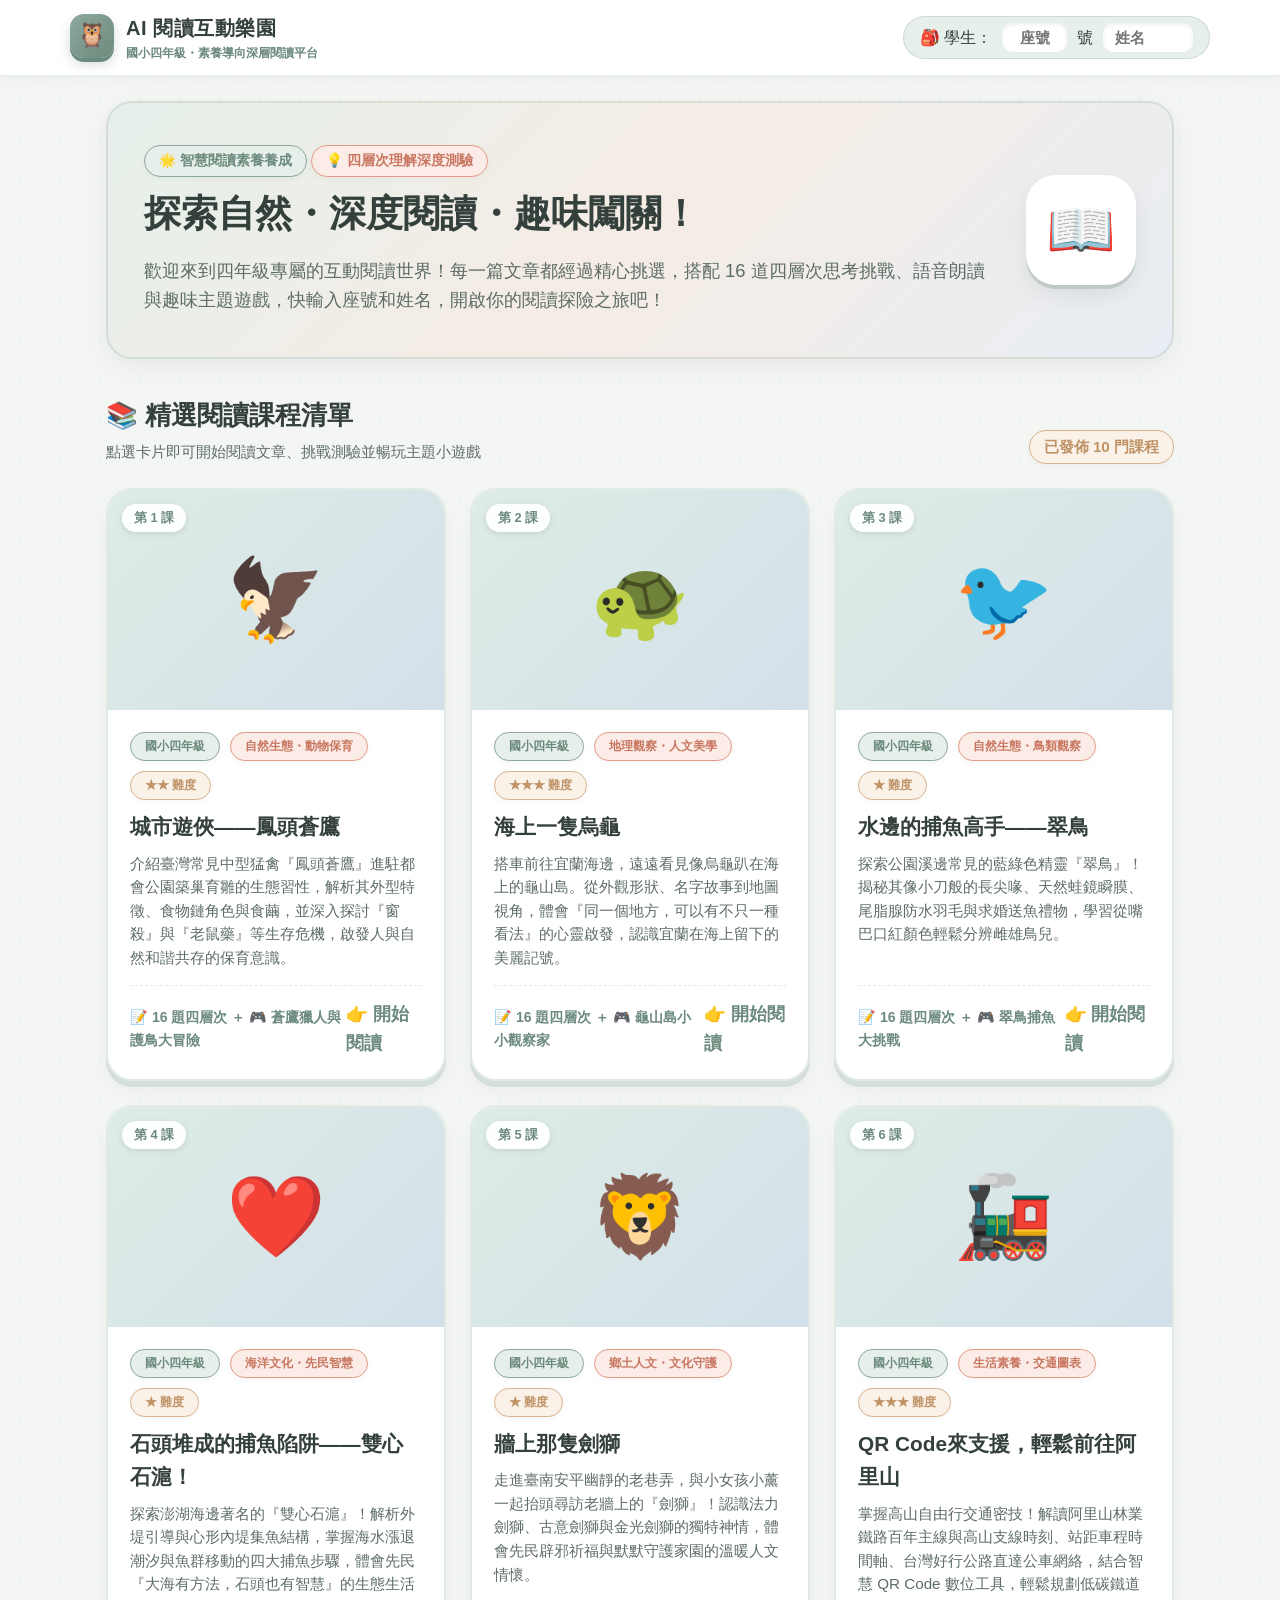
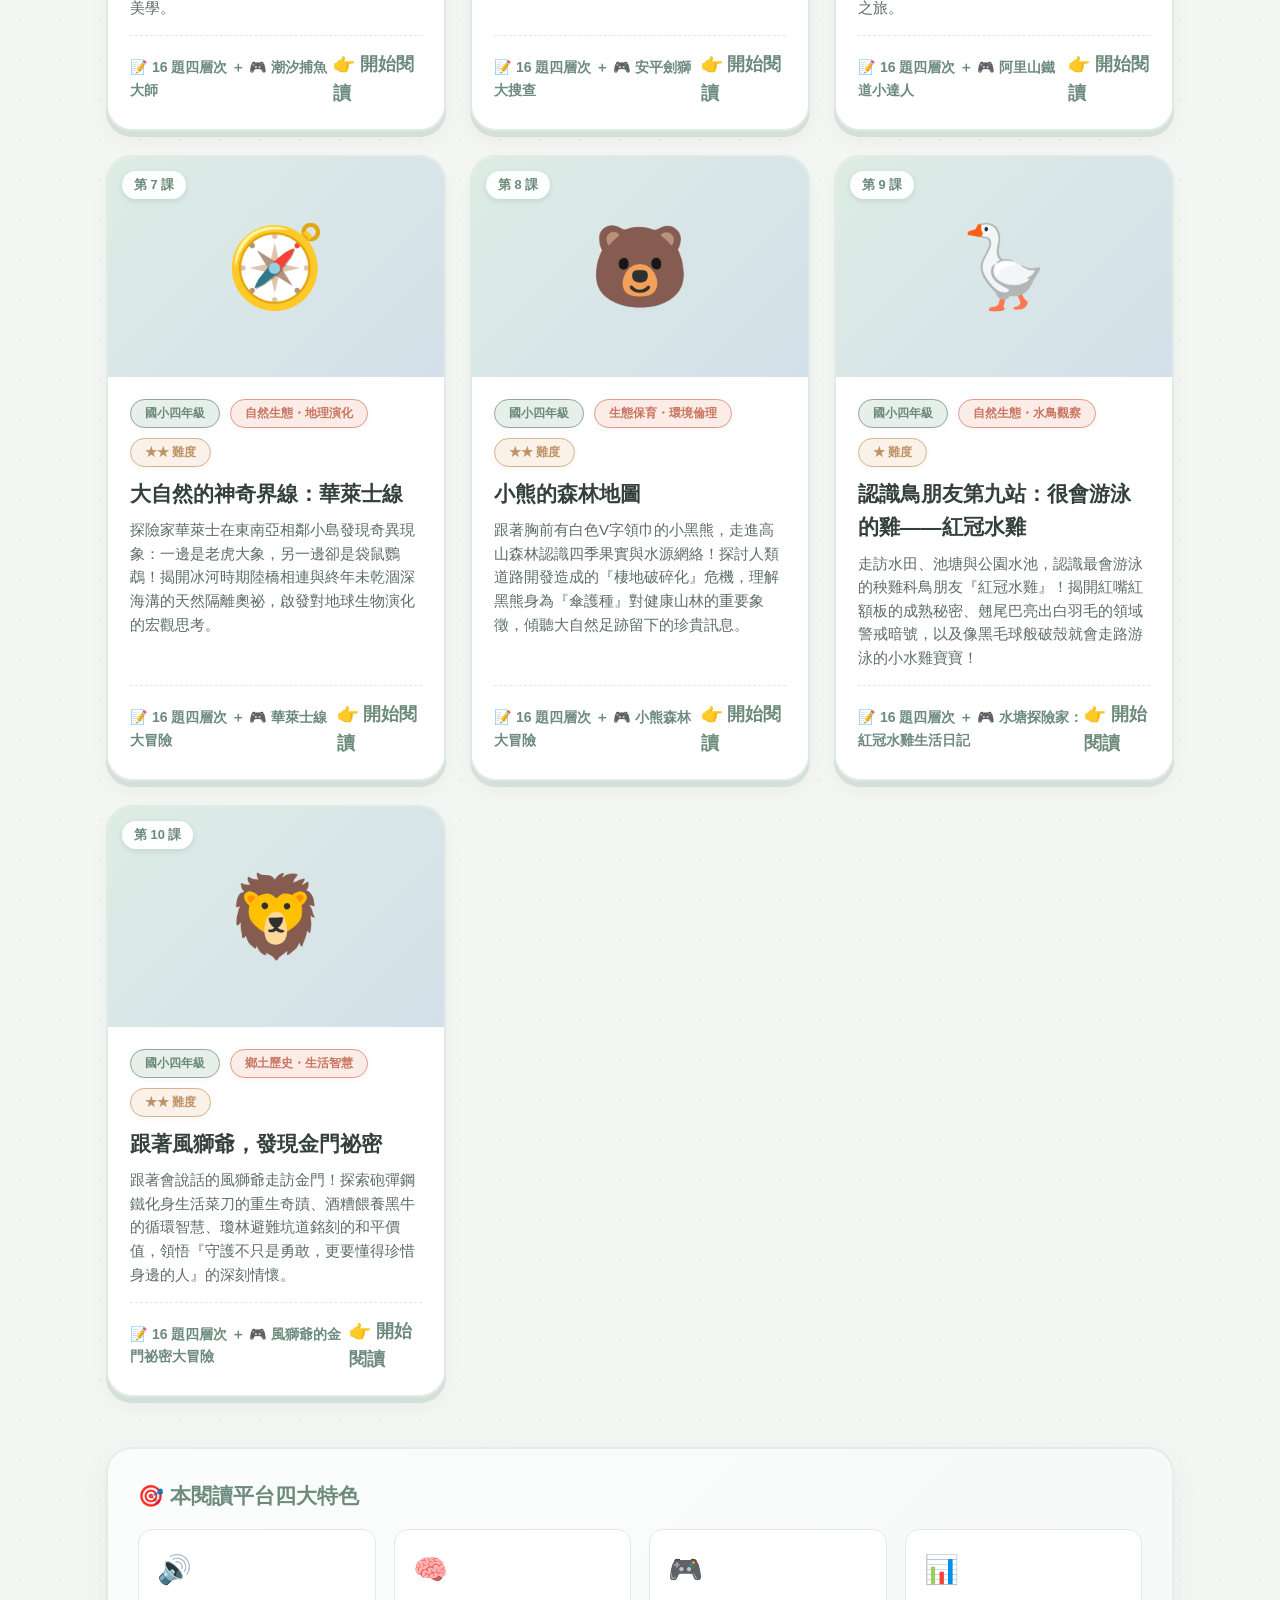
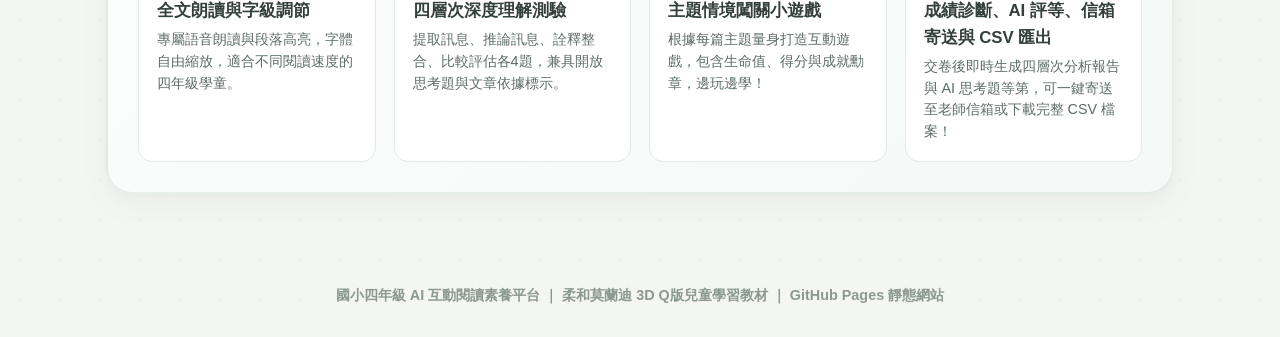
<file: index.htm>
<!DOCTYPE html>
<html lang="zh-TW">
<head>
  <meta charset="UTF-8">
  <meta name="viewport" content="width=device-width, initial-scale=1.0">
  <title>國小四年級 AI 互動閱讀素養樂園 - 課程首頁</title>
  <link rel="stylesheet" href="style.css">
</head>
<body>

  <!-- 頂部導覽列 -->
  <header class="top-nav">
    <div class="nav-container">
      <a href="index.htm" class="logo-area">
        <div class="logo-icon-3d">🦉</div>
        <div>
          <div class="logo-title">AI 閱讀互動樂園</div>
          <div class="logo-subtitle">國小四年級・素養導向深層閱讀平台</div>
        </div>
      </a>

      <!-- 學生身分輸入列 -->
      <div class="student-bar">
        <span>🎒 學生：</span>
        <input type="text" class="student-input student-seat-input seat" placeholder="座號" maxlength="4">
        <span>號</span>
        <input type="text" class="student-input student-name-input" placeholder="姓名" maxlength="10">
      </div>
    </div>
  </header>

  <main class="main-wrapper">

    <!-- 歡迎大橫幅 (Hero Banner) -->
    <section class="hero-banner">
      <div class="hero-text">
        <div style="display:inline-block; margin-bottom: 8px;">
          <span class="tag-badge tag-sage">🌟 智慧閱讀素養養成</span>
          <span class="tag-badge tag-coral">💡 四層次理解深度測驗</span>
        </div>
        <h1>探索自然・深度閱讀・趣味闖關！</h1>
        <p>
          歡迎來到四年級專屬的互動閱讀世界！每一篇文章都經過精心挑選，搭配 16 道四層次思考挑戰、語音朗讀與趣味主題遊戲，快輸入座號和姓名，開啟你的閱讀探險之旅吧！
        </p>
      </div>
      <div class="hero-avatar-3d">
        📖
      </div>
    </section>

    <!-- 課程清單區 -->
    <section>
      <div style="display: flex; justify-content: space-between; align-items: flex-end; margin-bottom: 24px;">
        <div>
          <h2 style="font-size: 1.6rem; font-weight: 900; color: var(--text-primary); margin-bottom: 4px;">
            📚 精選閱讀課程清單
          </h2>
          <p style="color: var(--text-secondary); font-size: 0.95rem;">
            點選卡片即可開始閱讀文章、挑戰測驗並暢玩主題小遊戲
          </p>
        </div>
        <span class="tag-badge tag-clay" id="total-lessons-badge" style="font-size: 0.95rem;">
          已發佈 10 門課程
        </span>
      </div>

      <!-- 課程卡片網格 -->
      <div class="course-grid" id="course-cards-container">
        
        <!-- 課程 1：城市遊俠——鳳頭蒼鷹 (index2.html) -->
        <a href="index2.html" class="course-card-3d">
          <div class="course-card-img-placeholder">
            <span class="course-badge-floating">第 1 課・第90期</span>
            🦅
          </div>
          <div class="course-card-body">
            <div>
              <div class="meta-tags-row" style="margin-bottom: 10px;">
                <span class="tag-badge tag-sage" style="font-size:0.75rem;">國小四年級</span>
                <span class="tag-badge tag-coral" style="font-size:0.75rem;">自然生態</span>
                <span class="tag-badge tag-clay" style="font-size:0.75rem;">★★ 難度</span>
              </div>
              <h3 class="course-title">城市遊俠——鳳頭蒼鷹</h3>
              <p class="course-desc">
                認識生活在熱鬧都市的猛禽「鳳頭蒼鷹」！了解牠的外表特徵、捕食習慣與食繭，探討「窗殺」與老鼠藥的生態危機，學習友善對待自然動物。
              </p>
            </div>
            <div class="course-card-footer">
              <span>📝 16 題四層次題庫 ＋ 🎮 蒼鷹冒險小遊戲</span>
              <span style="font-size: 1.1rem;">👉 開始閱讀</span>
            </div>
          </div>
        </a>

        <!-- 課程 2：海上一隻烏龜 (index3.html) -->
        <a href="index3.html" class="course-card-3d">
          <div class="course-card-img-placeholder" style="background: linear-gradient(135deg, #DEECE5 0%, #E8EEF4 100%);">
            <span class="course-badge-floating">第 2 課・第89期</span>
            🐢
          </div>
          <div class="course-card-body">
            <div>
              <div class="meta-tags-row" style="margin-bottom: 10px;">
                <span class="tag-badge tag-sage" style="font-size:0.75rem;">國小四年級</span>
                <span class="tag-badge tag-coral" style="font-size:0.75rem;">地理觀察</span>
                <span class="tag-badge tag-clay" style="font-size:0.75rem;">★★★ 難度</span>
              </div>
              <h3 class="course-title">海上一隻烏龜</h3>
              <p class="course-desc">
                搭車前往宜蘭海邊，看見像烏龜趴在海上的龜山島。體會「同一個地方，可以有不只一種看法」的視角哲思，認識宜蘭在海上的美麗記號。
              </p>
            </div>
            <div class="course-card-footer">
              <span>📝 16 題四層次題庫 ＋ 🎮 龜山島觀察家</span>
              <span style="font-size: 1.1rem;">👉 開始閱讀</span>
            </div>
          </div>
        </a>

        <!-- 課程 3：水邊的捕魚高手——翠鳥 (index4.html) -->
        <a href="index4.html" class="course-card-3d">
          <div class="course-card-img-placeholder" style="background: linear-gradient(135deg, #D4EAE2 0%, #F5ECE5 100%);">
            <span class="course-badge-floating">第 3 課・第82期</span>
            🐦
          </div>
          <div class="course-card-body">
            <div>
              <div class="meta-tags-row" style="margin-bottom: 10px;">
                <span class="tag-badge tag-sage" style="font-size:0.75rem;">國小四年級</span>
                <span class="tag-badge tag-coral" style="font-size:0.75rem;">自然生態</span>
                <span class="tag-badge tag-clay" style="font-size:0.75rem;">★ 難度</span>
              </div>
              <h3 class="course-title">水邊的捕魚高手——翠鳥</h3>
              <p class="course-desc">
                認識生活在溪邊與公園水池的藍綠色精靈！探索翠鳥的抓魚特技、天然防水羽毛、神奇瞬膜蛙鏡，以及擦了口紅般的雌雄鳥分辨秘密！
              </p>
            </div>
            <div class="course-card-footer">
              <span>📝 16 題四層次題庫 ＋ 🎮 翠鳥捕魚大挑戰</span>
              <span style="font-size: 1.1rem;">👉 開始閱讀</span>
            </div>
          </div>
        </a>

        <!-- 課程 4：石頭堆成的捕魚陷阱——雙心石滬！ (index5.html) -->
        <a href="index5.html" class="course-card-3d">
          <div class="course-card-img-placeholder" style="background: linear-gradient(135deg, #EAE5D8 0%, #E3EFE8 100%);">
            <span class="course-badge-floating">第 4 課・第91期</span>
            ❤️
          </div>
          <div class="course-card-body">
            <div>
              <div class="meta-tags-row" style="margin-bottom: 10px;">
                <span class="tag-badge tag-sage" style="font-size:0.75rem;">國小四年級</span>
                <span class="tag-badge tag-coral" style="font-size:0.75rem;">海洋文化</span>
                <span class="tag-badge tag-clay" style="font-size:0.75rem;">★ 難度</span>
              </div>
              <h3 class="course-title">石頭堆成的捕魚陷阱——雙心石滬！</h3>
              <p class="course-desc">
                揭開澎湖先民不用漁網與漁船的神奇捕魚秘訣！探索外堤導流與心形內堤的構造，掌握漲潮退潮捕魚四步驟，體會人與大自然合作的智慧！
              </p>
            </div>
            <div class="course-card-footer">
              <span>📝 16 題四層次題庫 ＋ 🎮 潮汐捕魚大師</span>
              <span style="font-size: 1.1rem;">👉 開始閱讀</span>
            </div>
          </div>
        </a>

        <!-- 課程 5：牆上那隻劍獅 (index6.html) -->
        <a href="index6.html" class="course-card-3d">
          <div class="course-card-img-placeholder" style="background: linear-gradient(135deg, #EAD8D8 0%, #FAF2E9 100%);">
            <span class="course-badge-floating">第 5 課・第79期</span>
            🦁
          </div>
          <div class="course-card-body">
            <div>
              <div class="meta-tags-row" style="margin-bottom: 10px;">
                <span class="tag-badge tag-sage" style="font-size:0.75rem;">國小四年級</span>
                <span class="tag-badge tag-coral" style="font-size:0.75rem;">鄉土人文</span>
                <span class="tag-badge tag-clay" style="font-size:0.75rem;">★ 難度</span>
              </div>
              <h3 class="course-title">牆上那隻劍獅</h3>
              <p class="course-desc">
                漫步臺南安平的老街巷弄，尋找老磚牆上口咬寶劍的「劍獅」！認識法力、古意與金光劍獅的豐富神情，感受先民祈福平安、默默守護家園的溫暖人情。
              </p>
            </div>
            <div class="course-card-footer">
              <span>📝 16 題四層次題庫 ＋ 🎮 安平劍獅大搜查</span>
              <span style="font-size: 1.1rem;">👉 開始閱讀</span>
            </div>
          </div>
        </a>

        <!-- 課程 6：QR Code來支援，輕鬆前往阿里山 (index7.html) -->
        <a href="index7.html" class="course-card-3d">
          <div class="course-card-img-placeholder" style="background: linear-gradient(135deg, #DFEDE6 0%, #DDE8F0 100%);">
            <span class="course-badge-floating">第 6 課・第77期</span>
            🚂
          </div>
          <div class="course-card-body">
            <div>
              <div class="meta-tags-row" style="margin-bottom: 10px;">
                <span class="tag-badge tag-sage" style="font-size:0.75rem;">國小四年級</span>
                <span class="tag-badge tag-coral" style="font-size:0.75rem;">生活素養</span>
                <span class="tag-badge tag-clay" style="font-size:0.75rem;">★★★ 難度</span>
              </div>
              <h3 class="course-title">QR Code來支援，輕鬆前往阿里山</h3>
              <p class="course-desc">
                掌握高山自由行交通密技！閱讀百年阿里山林業鐵路與台灣好行公車路線圖表，搭配數位 QR Code 查詢即時時刻與網路訂票，規劃精彩低碳旅遊！
              </p>
            </div>
            <div class="course-card-footer">
              <span>📝 16 題四層次題庫 ＋ 🎮 阿里山鐵道小達人</span>
              <span style="font-size: 1.1rem;">👉 開始閱讀</span>
            </div>
          </div>
        </a>

        <!-- 課程 7：大自然的神奇界線：華萊士線 (index8.html) -->
        <a href="index8.html" class="course-card-3d">
          <div class="course-card-img-placeholder" style="background: linear-gradient(135deg, #CDE5D8 0%, #EBF0F8 100%);">
            <span class="course-badge-floating">第 7 課・第92期</span>
            🧭
          </div>
          <div class="course-card-body">
            <div>
              <div class="meta-tags-row" style="margin-bottom: 10px;">
                <span class="tag-badge tag-sage" style="font-size:0.75rem;">國小四年級</span>
                <span class="tag-badge tag-coral" style="font-size:0.75rem;">自然演化</span>
                <span class="tag-badge tag-clay" style="font-size:0.75rem;">★★ 難度</span>
              </div>
              <h3 class="course-title">大自然的神奇界線：華萊士線</h3>
              <p class="course-desc">
                相鄰小島居然住著截然不同的動物！左邊是亞洲老虎大象，右邊是澳洲袋鼠鸚鵡。揭開冰河期陸橋與深海溝屏障的地球演化大奧祕！
              </p>
            </div>
            <div class="course-card-footer">
              <span>📝 16 題四層次題庫 ＋ 🎮 華萊士線大冒險</span>
              <span style="font-size: 1.1rem;">👉 開始閱讀</span>
            </div>
          </div>
        </a>

        <!-- 課程 8：小熊的森林地圖 (index9.html) -->
        <a href="index9.html" class="course-card-3d">
          <div class="course-card-img-placeholder" style="background: linear-gradient(135deg, #DFECE4 0%, #F5EAE1 100%);">
            <span class="course-badge-floating">第 8 課・第92期</span>
            🐻
          </div>
          <div class="course-card-body">
            <div>
              <div class="meta-tags-row" style="margin-bottom: 10px;">
                <span class="tag-badge tag-sage" style="font-size:0.75rem;">國小四年級</span>
                <span class="tag-badge tag-coral" style="font-size:0.75rem;">生態保育</span>
                <span class="tag-badge tag-clay" style="font-size:0.75rem;">★★ 難度</span>
              </div>
              <h3 class="course-title">小熊的森林地圖</h3>
              <p class="course-desc">
                跟隨胸前有白色V字領巾的小黑熊，探訪四季果實與森林地圖！認識生態「傘護種」與道路帶來的棲地破碎化危機，傾聽自然足跡的悄悄話。
              </p>
            </div>
            <div class="course-card-footer">
              <span>📝 16 題四層次題庫 ＋ 🎮 小熊森林大冒險</span>
              <span style="font-size: 1.1rem;">👉 開始閱讀</span>
            </div>
          </div>
        </a>

        <!-- 課程 9：很會游泳的雞——紅冠水雞 (index10.html) -->
        <a href="index10.html" class="course-card-3d">
          <div class="course-card-img-placeholder" style="background: linear-gradient(135deg, #E2EEE6 0%, #F8EFEA 100%);">
            <span class="course-badge-floating">第 9 課・第90期</span>
            🪿
          </div>
          <div class="course-card-body">
            <div>
              <div class="meta-tags-row" style="margin-bottom: 10px;">
                <span class="tag-badge tag-sage" style="font-size:0.75rem;">國小四年級</span>
                <span class="tag-badge tag-coral" style="font-size:0.75rem;">自然生態</span>
                <span class="tag-badge tag-clay" style="font-size:0.75rem;">★ 難度</span>
              </div>
              <h3 class="course-title">認識鳥朋友第九站：很會游泳的雞——紅冠水雞</h3>
              <p class="course-desc">
                走訪水田、池塘與公園水池，認識最會游泳的秧雞科鳥朋友！揭開紅嘴紅額板的成熟秘密、翹尾巴亮出白羽毛的領域警戒暗號，以及像黑毛球般破殼就會走路游泳的小水雞寶寶！
              </p>
            </div>
            <div class="course-card-footer">
              <span>📝 16 題四層次題庫 ＋ 🎮 水塘探險家小遊戲</span>
              <span style="font-size: 1.1rem;">👉 開始閱讀</span>
            </div>
          </div>
        </a>

        <!-- 課程 10：跟著風獅爺，發現金門祕密 (index11.html) -->
        <a href="index11.html" class="course-card-3d">
          <div class="course-card-img-placeholder" style="background: linear-gradient(135deg, #FDF3E7 0%, #E8F1EC 100%);">
            <span class="course-badge-floating">第 10 課・第93期</span>
            🦁
          </div>
          <div class="course-card-body">
            <div>
              <div class="meta-tags-row" style="margin-bottom: 10px;">
                <span class="tag-badge tag-sage" style="font-size:0.75rem;">國小四年級</span>
                <span class="tag-badge tag-coral" style="font-size:0.75rem;">人文歷史</span>
                <span class="tag-badge tag-clay" style="font-size:0.75rem;">★★ 難度</span>
              </div>
              <h3 class="course-title">跟著風獅爺，發現金門祕密</h3>
              <p class="course-desc">
                金門島上隨處可見的風獅爺，不僅造型奇趣，更是昔日抵禦強風沙害的守護神。從石雕風獅爺到砲彈鍛造的鋼刀，從軍事坑道到高粱酒糟養殖的黃牛，帶領孩子深度走讀金門島嶼的戰地風光與人文記憶！
              </p>
            </div>
            <div class="course-card-footer">
              <span>📝 16 題四層次題庫 ＋ 🎮 風獅爺的金門祕密大冒險</span>
              <span style="font-size: 1.1rem;">👉 開始閱讀</span>
            </div>
          </div>
        </a>

      </div>
    </section>

    <!-- 系統功能特色說明 -->
    <section style="margin-top: 50px;">
      <div class="morandi-card" style="background: linear-gradient(135deg, #FBFDFC 0%, #F5F9F7 100%);">
        <h3 style="font-size: 1.3rem; font-weight: 800; color: var(--morandi-sage-dark); margin-bottom: 16px; display:flex; align-items:center; gap:8px;">
          <span>🎯 本閱讀平台四大特色</span>
        </h3>
        <div style="display: grid; grid-template-columns: repeat(auto-fit, minmax(220px, 1fr)); gap: 18px;">
          <div style="background:white; padding:18px; border-radius:14px; border:1px solid #E2EAE5;">
            <div style="font-size: 28px; margin-bottom: 6px;">🔊</div>
            <h4 style="font-size:1.05rem; font-weight:800; margin-bottom:4px;">全文朗讀與字級調節</h4>
            <p style="font-size:0.9rem; color:var(--text-secondary); line-height:1.5;">專屬語音朗讀與段落高亮，字體自由縮放，適合不同閱讀速度的四年級學童。</p>
          </div>
          <div style="background:white; padding:18px; border-radius:14px; border:1px solid #E2EAE5;">
            <div style="font-size: 28px; margin-bottom: 6px;">🧠</div>
            <h4 style="font-size:1.05rem; font-weight:800; margin-bottom:4px;">四層次深度理解測驗</h4>
            <p style="font-size:0.9rem; color:var(--text-secondary); line-height:1.5;">提取訊息、推論訊息、詮釋整合、比較評估各4題，兼具開放思考題與文章依據標示。</p>
          </div>
          <div style="background:white; padding:18px; border-radius:14px; border:1px solid #E2EAE5;">
            <div style="font-size: 28px; margin-bottom: 6px;">🎮</div>
            <h4 style="font-size:1.05rem; font-weight:800; margin-bottom:4px;">主題情境闖關小遊戲</h4>
            <p style="font-size:0.9rem; color:var(--text-secondary); line-height:1.5;">根據每篇主題量身打造互動遊戲，包含生命值、得分與成就勳章，邊玩邊學！</p>
          </div>
          <div style="background:white; padding:18px; border-radius:14px; border:1px solid #E2EAE5;">
            <div style="font-size: 28px; margin-bottom: 6px;">📊</div>
            <h4 style="font-size:1.05rem; font-weight:800; margin-bottom:4px;">成績診斷、AI 評等、信箱寄送與 CSV 匯出</h4>
            <p style="font-size:0.9rem; color:var(--text-secondary); line-height:1.5;">交卷後即時生成四層次分析報告與 AI 思考題等第，可一鍵寄送至老師信箱或下載完整 CSV 檔案！</p>
          </div>
        </div>
      </div>
    </section>

  </main>

  <footer class="site-footer">
    <p>國小四年級 AI 互動閱讀素養平台 ｜ 柔和莫蘭迪 3D Q版兒童學習教材 ｜ GitHub Pages 靜態網站</p>
  </footer>

  <script src="script.js"></script>
  <script>
    // 嘗試動態同步 manifest.json（若是在伺服器環境或支援 fetch）
    fetch("manifest.json")
      .then(res => res.json())
      .then(data => {
        if (Array.isArray(data) && data.length > 0) {
          const badge = document.getElementById("total-lessons-badge");
          if (badge) badge.innerText = `已發佈 ${data.length} 門課程`;
          
          const container = document.getElementById("course-cards-container");
          if (container) {
            container.innerHTML = data.map((item, idx) => `
              <a href="${item.page}" class="course-card-3d">
                <div class="course-card-img-placeholder">
                  <span class="course-badge-floating">第 ${item.id} 課</span>
                  ${item.icon || "📖"}
                </div>
                <div class="course-card-body">
                  <div>
                    <div class="meta-tags-row" style="margin-bottom: 10px;">
                      <span class="tag-badge tag-sage" style="font-size:0.75rem;">${item.grade || "國小四年級"}</span>
                      <span class="tag-badge tag-coral" style="font-size:0.75rem;">${item.category || "主題閱讀"}</span>
                      <span class="tag-badge tag-clay" style="font-size:0.75rem;">${item.level || "★★ 難度"}</span>
                    </div>
                    <h3 class="course-title">${item.title}</h3>
                    <p class="course-desc">${item.summary || item.subtitle || ""}</p>
                  </div>
                  <div class="course-card-footer">
                    <span>📝 ${item.questionCount || 16} 題四層次 ＋ 🎮 ${item.gameTitle || "主題遊戲"}</span>
                    <span style="font-size: 1.1rem;">👉 開始閱讀</span>
                  </div>
                </div>
              </a>
            `).join("");
          }
        }
      })
      .catch(err => {
        // 本地 file:// 協定時使用內嵌預設卡片
        console.log("Local mode or fetch unavailable, using built-in course cards.");
      });
  </script>
</body>
</html>
</file>
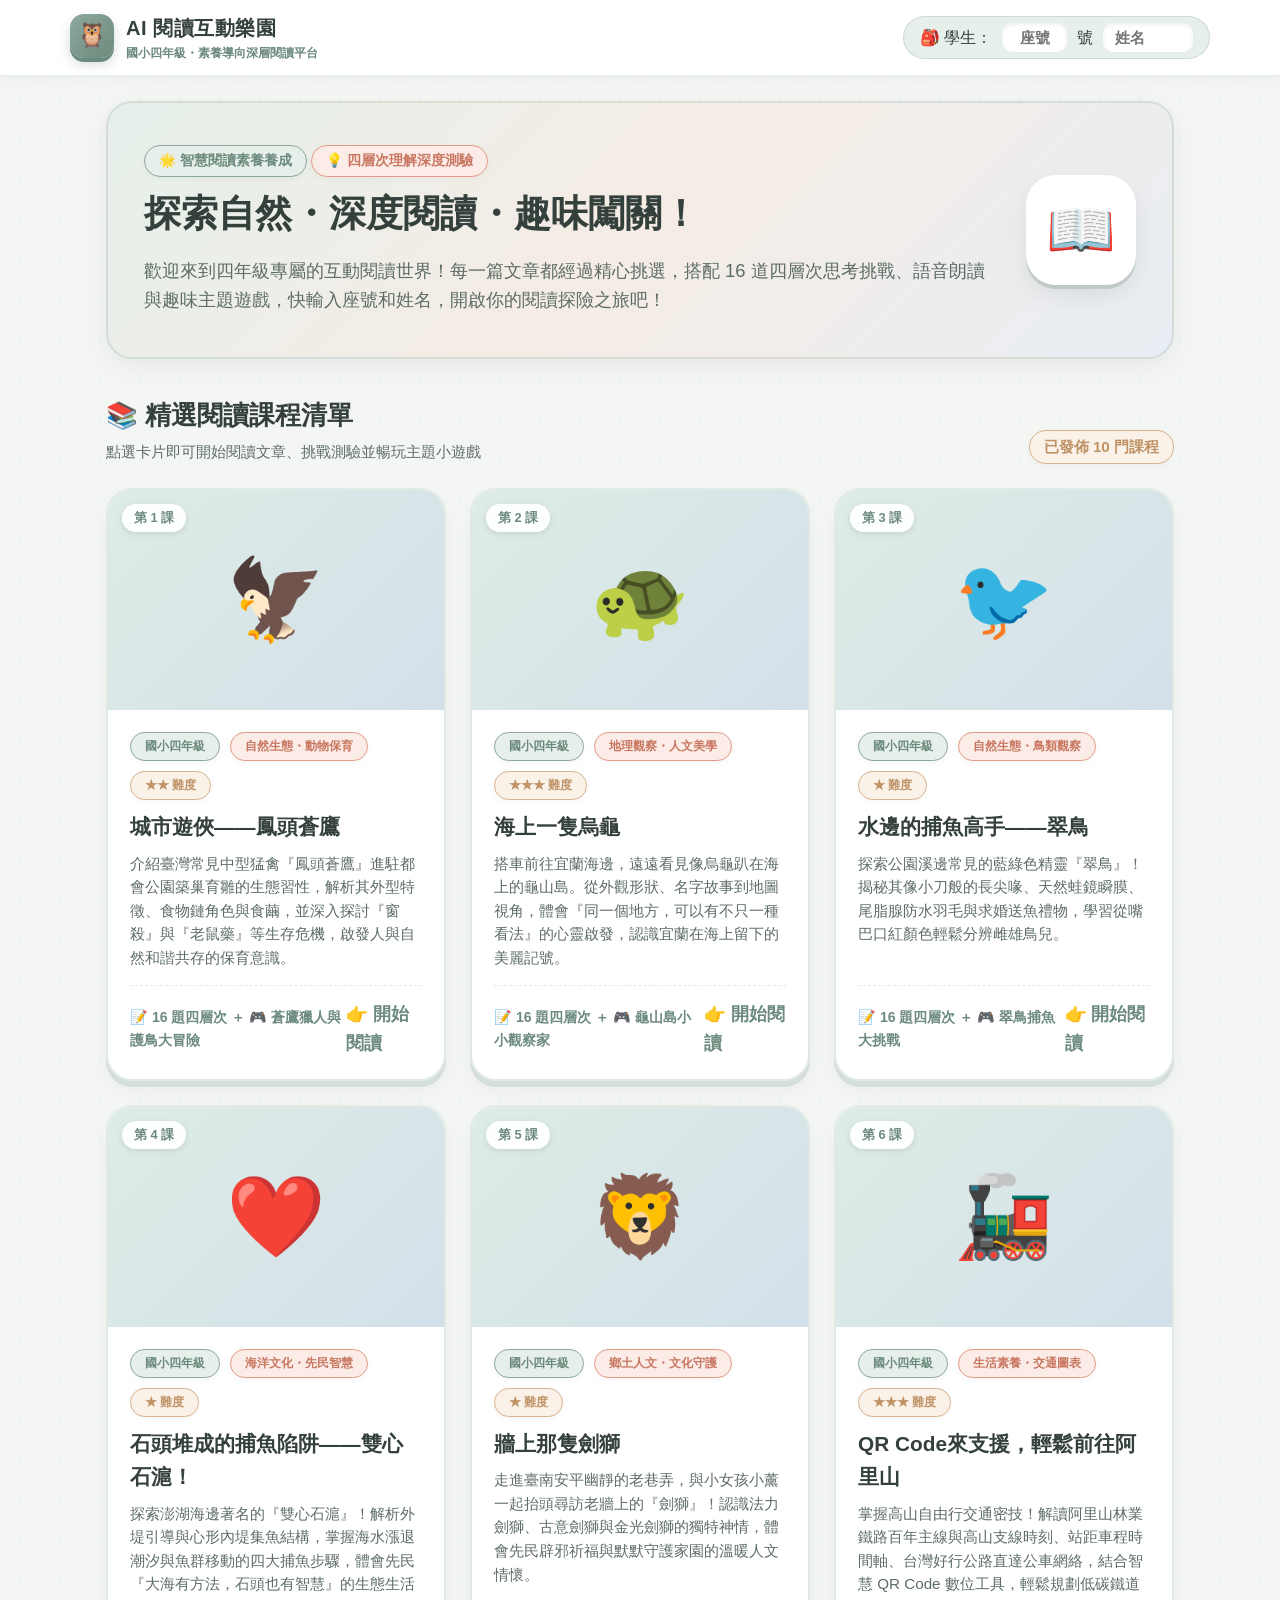
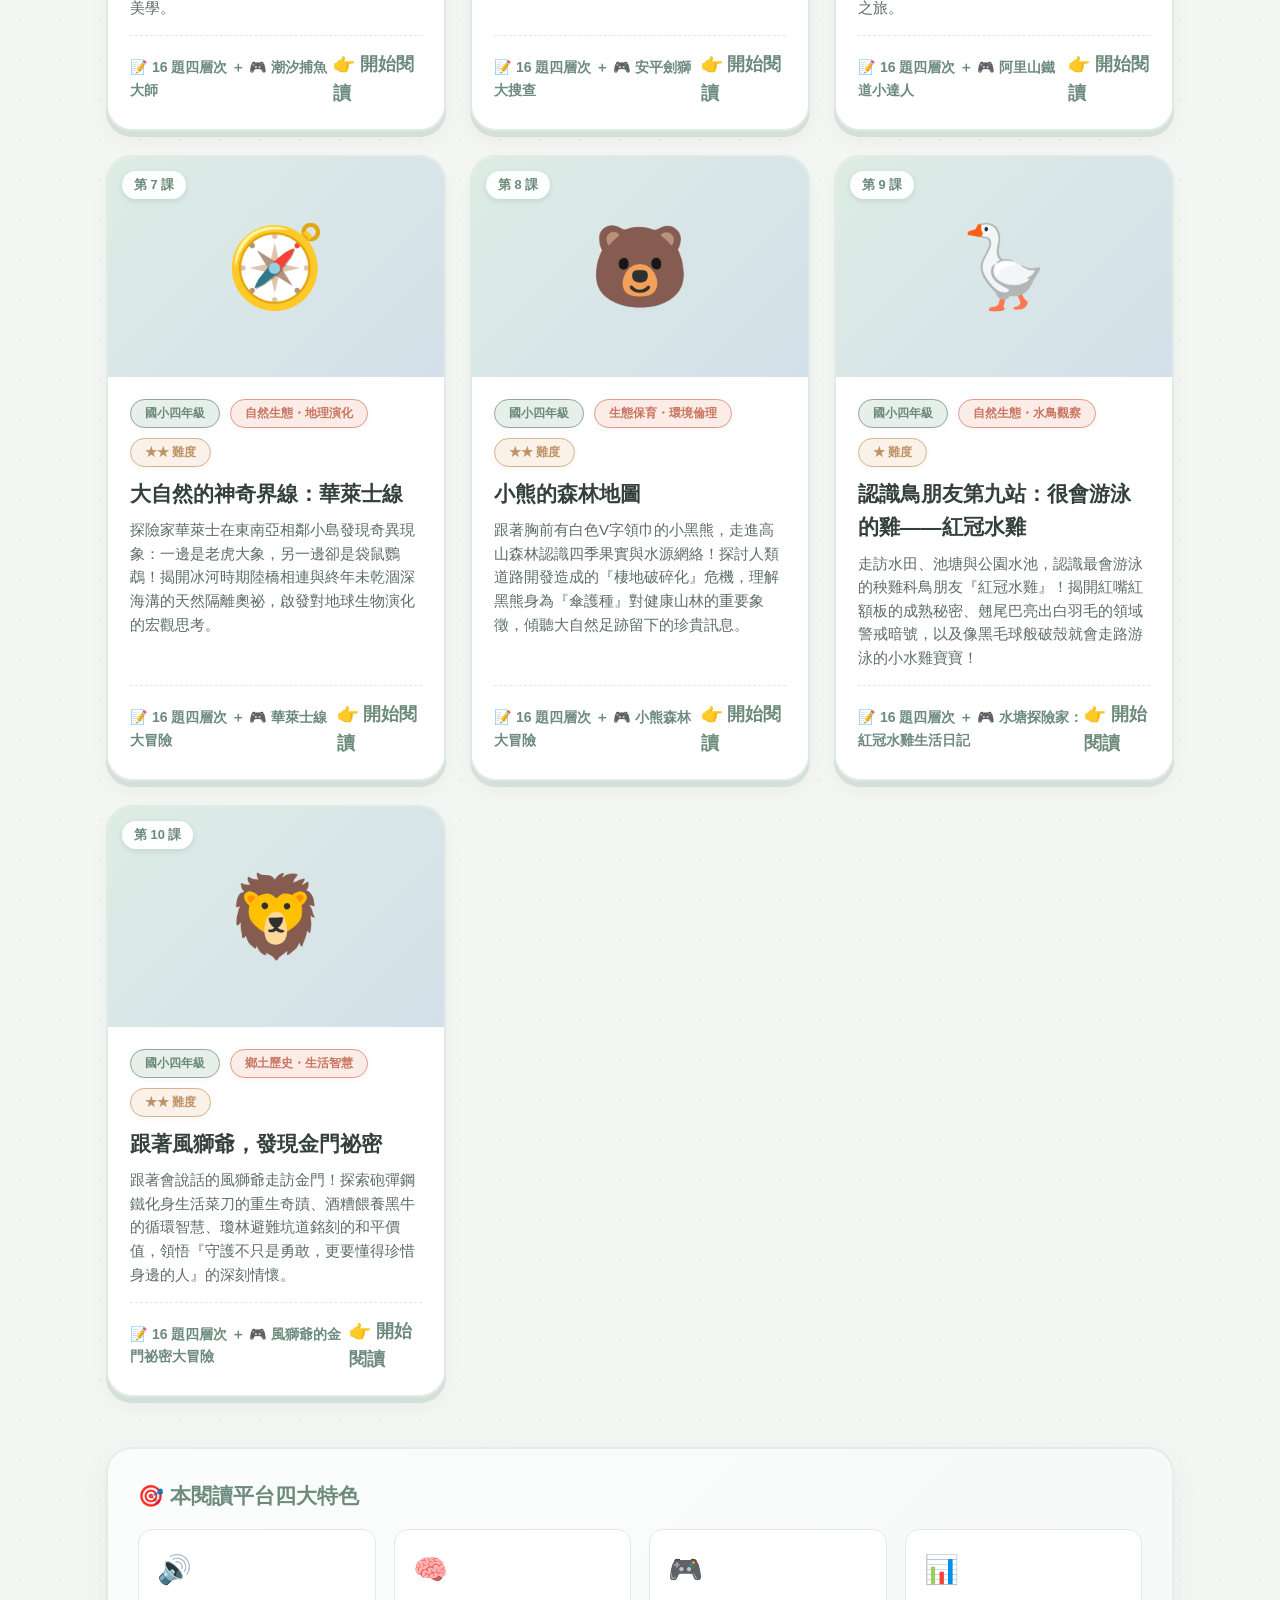
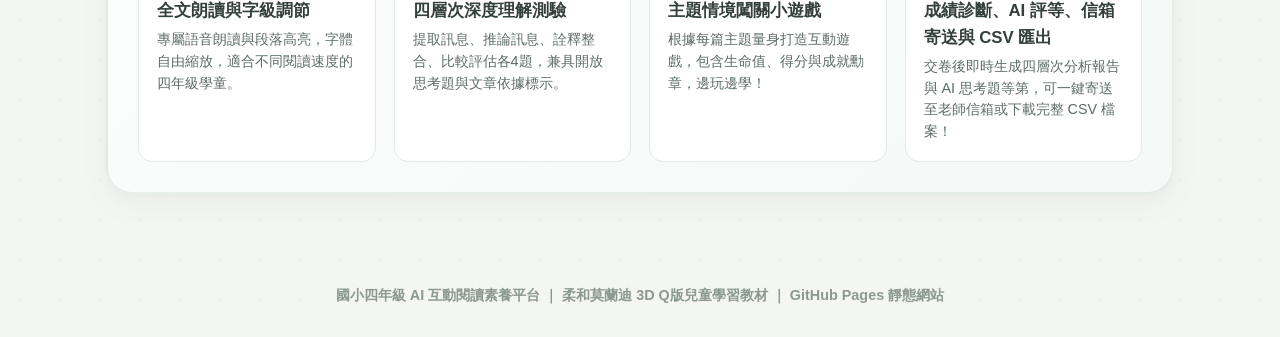
<file: index.html>
<!DOCTYPE html>
<html lang="zh-TW">
<head>
  <meta charset="UTF-8">
  <meta http-equiv="refresh" content="0; url=index.htm">
  <title>轉向至 AI 閱讀互動樂園首頁...</title>
  <script>
    window.location.replace("index.htm");
  </script>
</head>
<body style="font-family: -apple-system, sans-serif; text-align: center; padding-top: 50px; background-color: #F4F6F4;">
  <p>正在前往閱讀樂園首頁，若未自動跳轉，請<a href="index.htm" style="color: #6C8A7D; font-weight: bold;">點擊這裡</a>。</p>
</body>
</html>
</file>
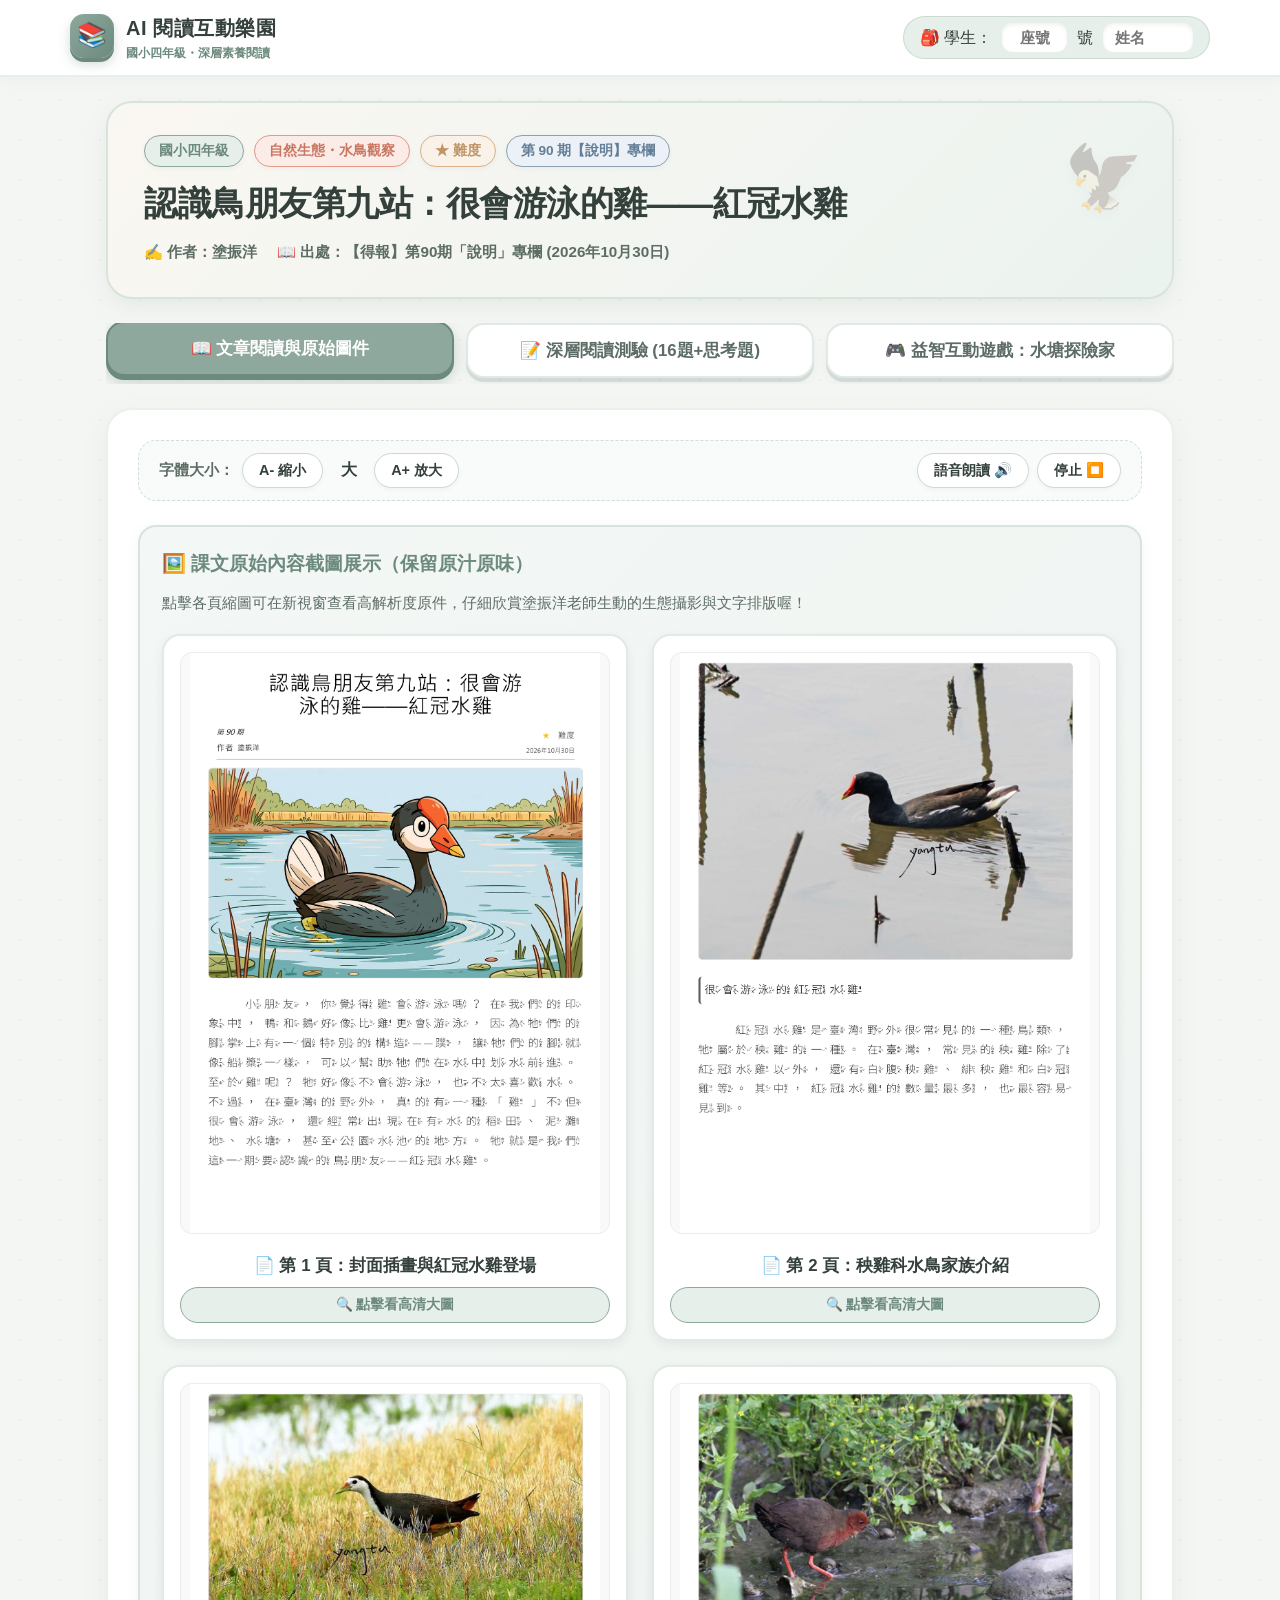
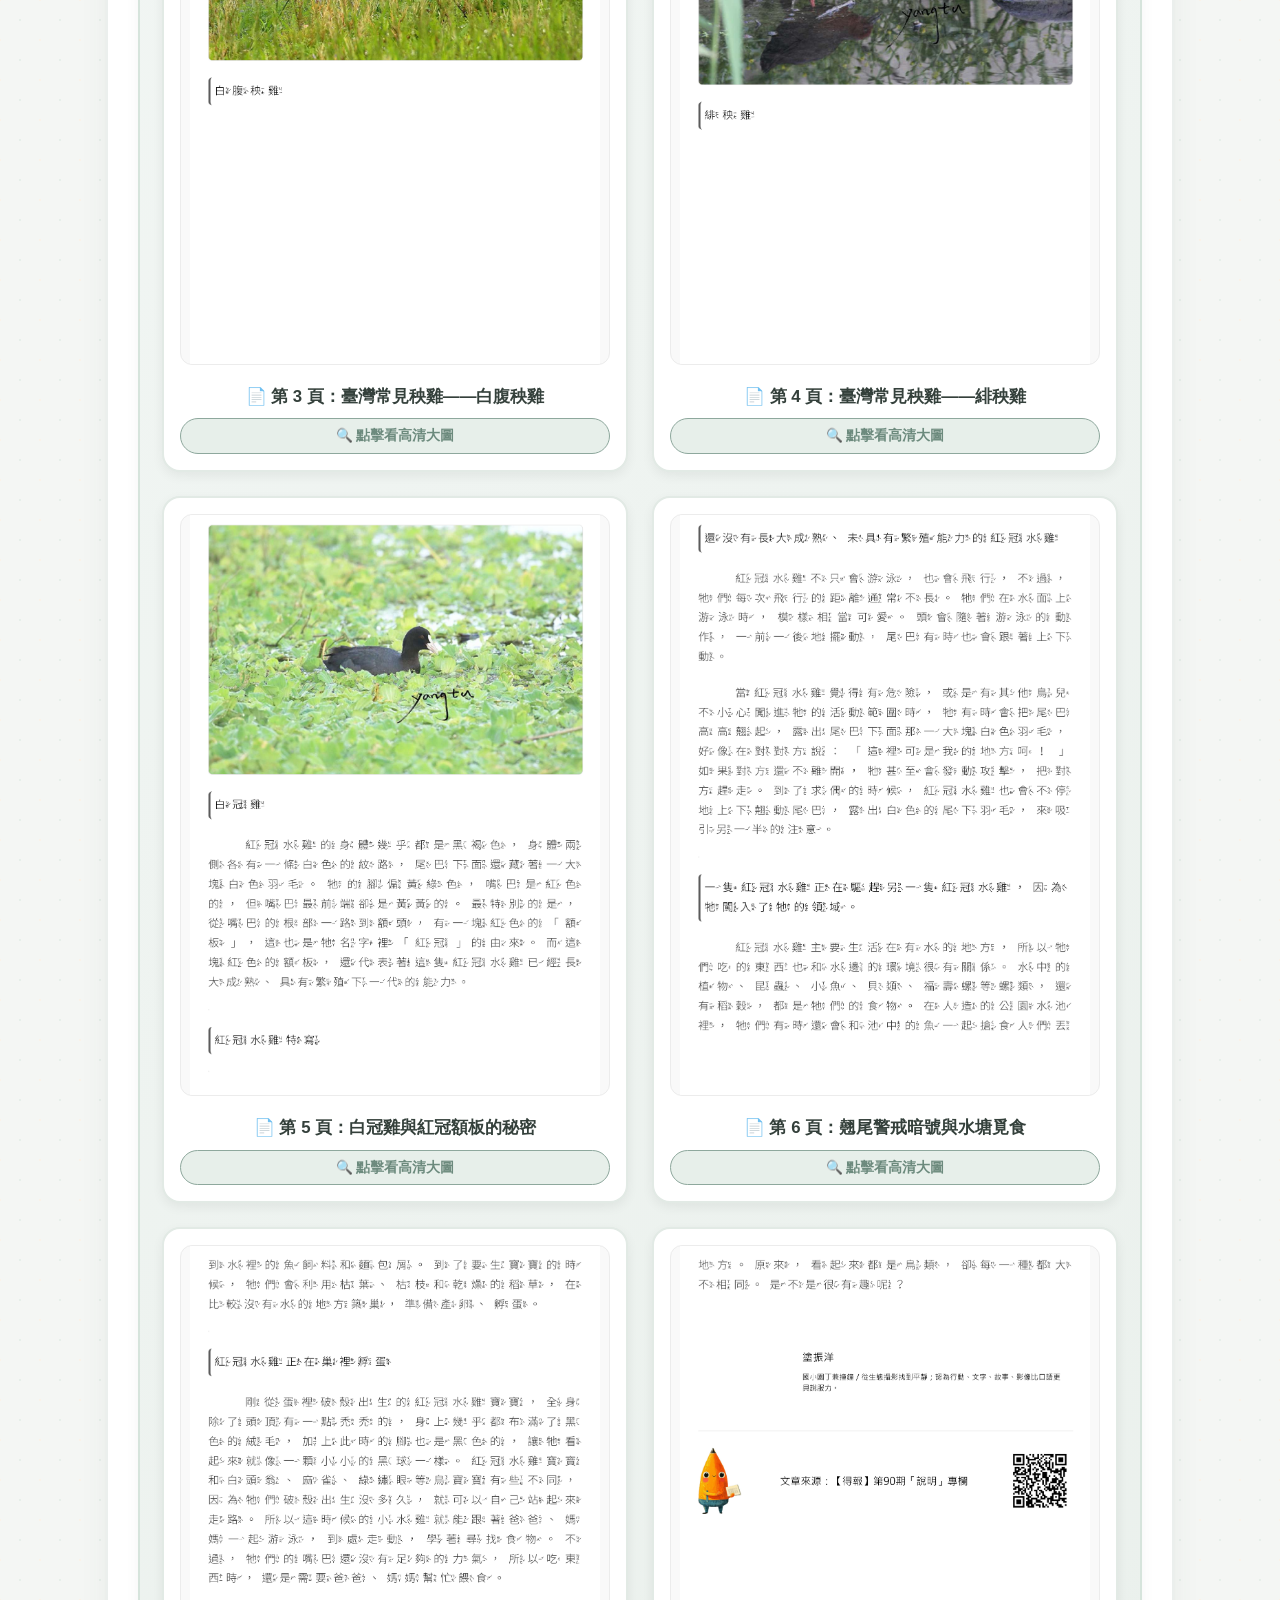
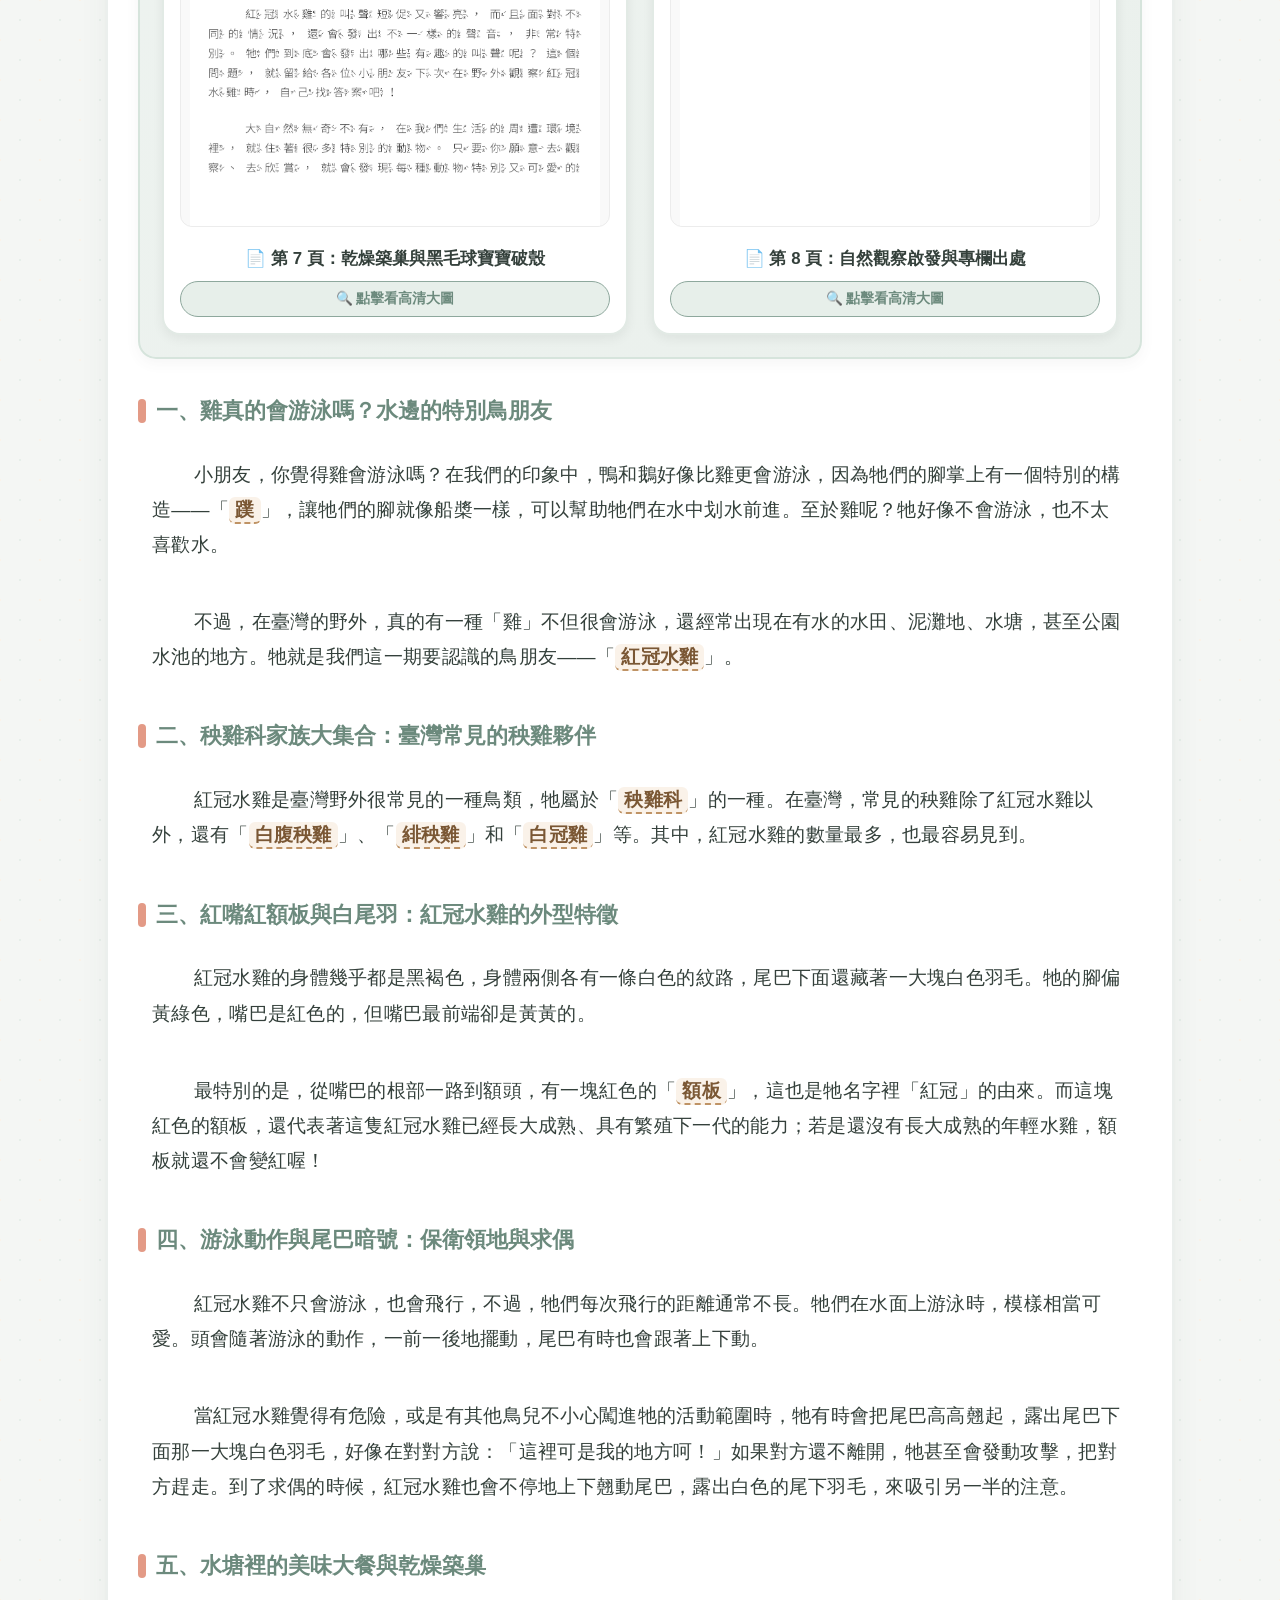
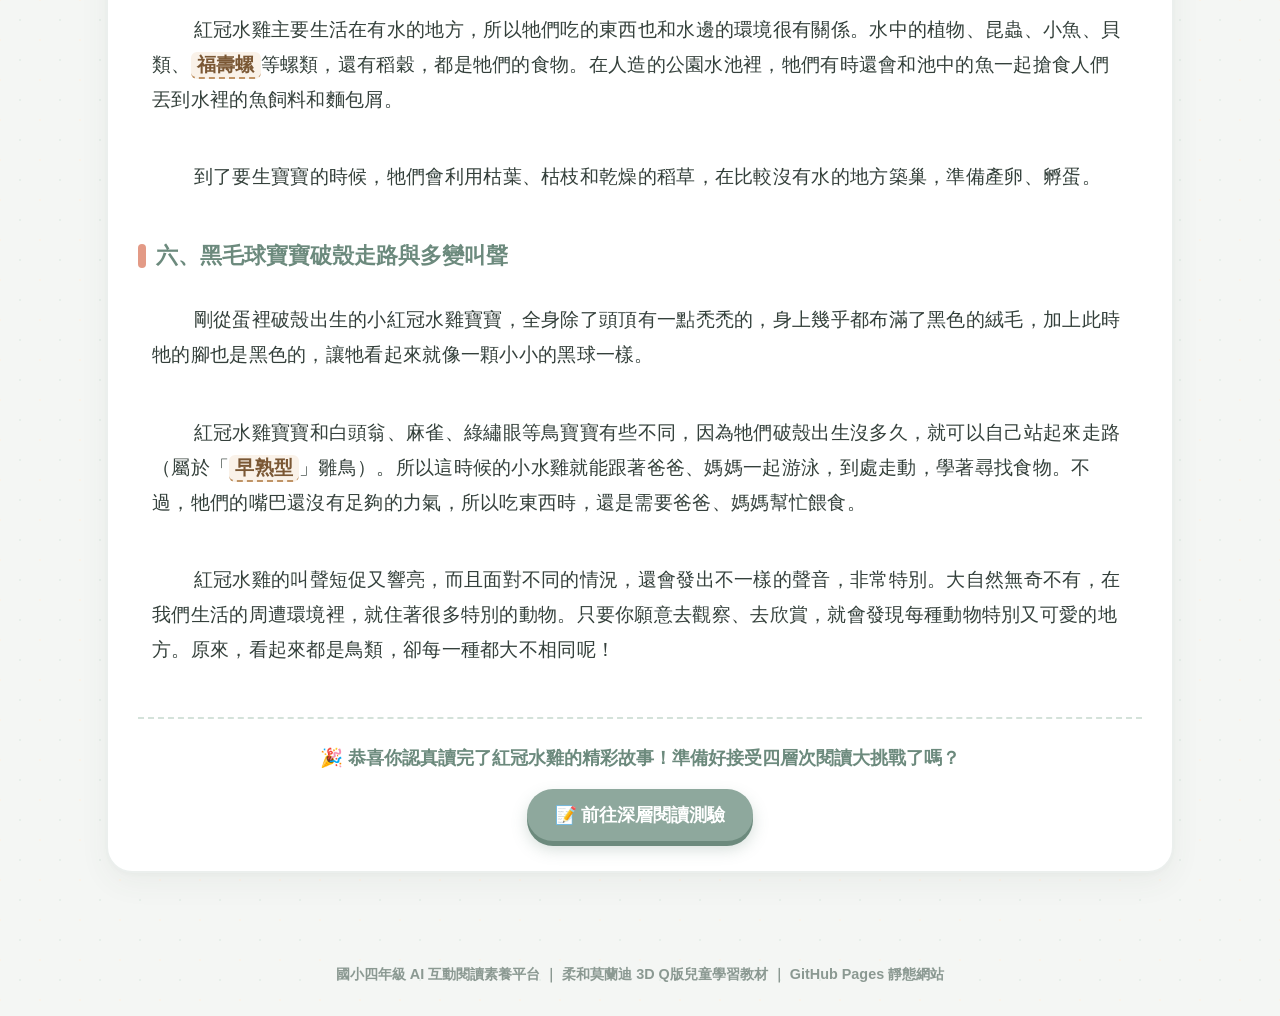
<file: index10.html>
<!DOCTYPE html>
<html lang="zh-TW">
<head>
  <meta charset="UTF-8">
  <meta name="viewport" content="width=device-width, initial-scale=1.0">
  <title>認識鳥朋友第九站：很會游泳的雞——紅冠水雞 - 國小四年級 AI 互動閱讀教室</title>
  <link rel="stylesheet" href="style.css">
  <style>
    /* 原始內容截圖展示區專用樣式 */
    .original-docs-showcase {
      background: linear-gradient(135deg, #F3F7F5 0%, #EAF0EC 100%);
      border: 2px solid #D6E4DC;
      border-radius: var(--radius-md);
      padding: 22px;
      margin: 24px 0 32px;
      box-shadow: 0 4px 14px rgba(78, 93, 85, 0.06);
    }
    .original-docs-title {
      font-size: 1.2rem;
      font-weight: 800;
      color: var(--morandi-sage-dark);
      margin-bottom: 12px;
      display: flex;
      align-items: center;
      gap: 8px;
    }
    .docs-gallery-grid {
      display: grid;
      grid-template-columns: repeat(auto-fit, minmax(360px, 1fr));
      gap: 24px;
      margin-top: 18px;
    }
    .doc-preview-card {
      background: white;
      border-radius: var(--radius-md);
      border: 2.5px solid #E2EAE5;
      padding: 16px;
      text-align: center;
      transition: all 0.3s ease;
      box-shadow: 0 4px 12px rgba(0,0,0,0.06);
      display: flex;
      flex-direction: column;
      justify-content: space-between;
    }
    .doc-preview-card:hover {
      transform: translateY(-6px) scale(1.01);
      border-color: var(--morandi-coral);
      box-shadow: 0 12px 24px rgba(0,0,0,0.12);
    }
    .doc-img-frame {
      border-radius: 12px;
      overflow: hidden;
      border: 1.5px solid #ECECEC;
      margin-bottom: 12px;
      background: #F9F9F9;
      cursor: zoom-in;
      min-height: 280px;
      display: flex;
      align-items: center;
      justify-content: center;
    }
    .doc-img-frame img {
      width: 100%;
      height: auto;
      max-height: 580px;
      object-fit: contain;
      display: block;
      transition: transform 0.35s ease;
    }
    .doc-img-frame:hover img {
      transform: scale(1.03);
    }
    .doc-caption {
      font-size: 1.05rem;
      font-weight: 800;
      color: var(--text-primary);
      margin-bottom: 10px;
      line-height: 1.4;
    }
    .doc-btn-view {
      display: inline-flex;
      align-items: center;
      justify-content: center;
      gap: 6px;
      padding: 6px 14px;
      background: var(--morandi-sage-light);
      color: var(--morandi-sage-dark);
      font-size: 0.85rem;
      font-weight: 800;
      border-radius: var(--radius-full);
      text-decoration: none;
      border: 1px solid var(--morandi-sage);
      transition: all 0.2s ease;
    }
    .doc-btn-view:hover {
      background: var(--morandi-sage);
      color: white;
    }
  </style>
</head>
<body>

  <!-- 頂部導覽列 -->
  <header class="top-nav">
    <div class="nav-container">
      <a href="index.htm" class="logo-area" title="返回閱讀首頁">
        <div class="logo-icon-3d">📚</div>
        <div>
          <div class="logo-title">AI 閱讀互動樂園</div>
          <div class="logo-subtitle">國小四年級・深層素養閱讀</div>
        </div>
      </a>

      <!-- 學生身分輸入列 -->
      <div class="student-bar">
        <span>🎒 學生：</span>
        <input type="text" class="student-input student-seat-input seat" placeholder="座號" maxlength="4">
        <span>號</span>
        <input type="text" class="student-input student-name-input" placeholder="姓名" maxlength="10">
      </div>
    </div>
  </header>

  <!-- 主內容區 -->
  <main class="main-wrapper">

    <!-- 文章標題看板 -->
    <section class="article-header-banner">
      <div class="meta-tags-row">
        <span class="tag-badge tag-sage">國小四年級</span>
        <span class="tag-badge tag-coral">自然生態・水鳥觀察</span>
        <span class="tag-badge tag-clay">★ 難度</span>
        <span class="tag-badge tag-blue">第 90 期【說明】專欄</span>
      </div>
      <h1 class="article-main-title">認識鳥朋友第九站：很會游泳的雞——紅冠水雞</h1>
      <div class="article-sub-info">
        <span>✍️ 作者：塗振洋</span>
        <span>📖 出處：【得報】第90期「說明」專欄 (2026年10月30日)</span>
      </div>
    </section>

    <!-- 功能標籤頁 (Tab Navigation) -->
    <nav class="section-nav-tabs">
      <button class="tab-btn active" data-tab="read" onclick="TabManager.switchTab('read')">
        📖 文章閱讀與原始圖件
      </button>
      <button class="tab-btn" data-tab="quiz" onclick="TabManager.switchTab('quiz')">
        📝 深層閱讀測驗 (16題+思考題)
      </button>
      <button class="tab-btn" data-tab="game" onclick="TabManager.switchTab('game')">
        🎮 益智互動遊戲：水塘探險家
      </button>
    </nav>

    <!-- ==================== 第一分頁：文章閱讀區 ==================== -->
    <section id="read-section" class="content-section">
      <div class="morandi-card">
        <!-- 閱讀輔助工具列 -->
        <div class="reading-toolbar">
          <div class="tool-group">
            <span style="font-weight: 800; font-size: 0.95rem; color: var(--text-secondary);">字體大小：</span>
            <button class="btn-tool" onclick="FontResizer.decrease()">A- 縮小</button>
            <span id="font-size-label" style="font-weight:800; min-width:35px; text-align:center;">大</span>
            <button class="btn-tool" onclick="FontResizer.increase()">A+ 放大</button>
          </div>

          <div class="tool-group">
            <button id="btn-speech-toggle" class="btn-tool" onclick="SpeechManager.speakAll()">
              <span>語音朗讀 🔊</span>
            </button>
            <button class="btn-tool" onclick="SpeechManager.stop()">
              <span>停止 ⏹️</span>
            </button>
          </div>
        </div>

        <!-- 技巧性嵌入文章原始內容截圖（保留原始樣，支援高畫質檢視） -->
        <div class="original-docs-showcase">
          <div class="original-docs-title">
            <span>🖼️ 課文原始內容截圖展示（保留原汁原味）</span>
          </div>
          <p style="font-size: 0.95rem; color: var(--text-secondary); margin-bottom: 8px;">
            點擊各頁縮圖可在新視窗查看高解析度原件，仔細欣賞塗振洋老師生動的生態攝影與文字排版喔！
          </p>
          <div class="docs-gallery-grid">
            <div class="doc-preview-card">
              <div class="doc-img-frame" onclick="window.open('lesson9_page1.png', '_blank')">
                <img src="lesson9_page1.png" alt="第1頁：很會游泳的雞——紅冠水雞" loading="lazy">
              </div>
              <div class="doc-caption">📄 第 1 頁：封面插畫與紅冠水雞登場</div>
              <a href="lesson9_page1.png" target="_blank" class="doc-btn-view">🔍 點擊看高清大圖</a>
            </div>
            <div class="doc-preview-card">
              <div class="doc-img-frame" onclick="window.open('lesson9_page2.png', '_blank')">
                <img src="lesson9_page2.png" alt="第2頁：很會游泳的紅冠水雞生態照" loading="lazy">
              </div>
              <div class="doc-caption">📄 第 2 頁：秧雞科水鳥家族介紹</div>
              <a href="lesson9_page2.png" target="_blank" class="doc-btn-view">🔍 點擊看高清大圖</a>
            </div>
            <div class="doc-preview-card">
              <div class="doc-img-frame" onclick="window.open('lesson9_page3.png', '_blank')">
                <img src="lesson9_page3.png" alt="第3頁：白腹秧雞" loading="lazy">
              </div>
              <div class="doc-caption">📄 第 3 頁：臺灣常見秧雞——白腹秧雞</div>
              <a href="lesson9_page3.png" target="_blank" class="doc-btn-view">🔍 點擊看高清大圖</a>
            </div>
            <div class="doc-preview-card">
              <div class="doc-img-frame" onclick="window.open('lesson9_page4.png', '_blank')">
                <img src="lesson9_page4.png" alt="第4頁：緋秧雞" loading="lazy">
              </div>
              <div class="doc-caption">📄 第 4 頁：臺灣常見秧雞——緋秧雞</div>
              <a href="lesson9_page4.png" target="_blank" class="doc-btn-view">🔍 點擊看高清大圖</a>
            </div>
            <div class="doc-preview-card">
              <div class="doc-img-frame" onclick="window.open('lesson9_page5.png', '_blank')">
                <img src="lesson9_page5.png" alt="第5頁：白冠雞與紅冠水雞特寫" loading="lazy">
              </div>
              <div class="doc-caption">📄 第 5 頁：白冠雞與紅冠額板的秘密</div>
              <a href="lesson9_page5.png" target="_blank" class="doc-btn-view">🔍 點擊看高清大圖</a>
            </div>
            <div class="doc-preview-card">
              <div class="doc-img-frame" onclick="window.open('lesson9_page6.png', '_blank')">
                <img src="lesson9_page6.png" alt="第6頁：驅趕領域與水雞食性" loading="lazy">
              </div>
              <div class="doc-caption">📄 第 6 頁：翹尾警戒暗號與水塘覓食</div>
              <a href="lesson9_page6.png" target="_blank" class="doc-btn-view">🔍 點擊看高清大圖</a>
            </div>
            <div class="doc-preview-card">
              <div class="doc-img-frame" onclick="window.open('lesson9_page7.png', '_blank')">
                <img src="lesson9_page7.png" alt="第7頁：水雞孵蛋與早熟寶寶" loading="lazy">
              </div>
              <div class="doc-caption">📄 第 7 頁：乾燥築巢與黑毛球寶寶破殼</div>
              <a href="lesson9_page7.png" target="_blank" class="doc-btn-view">🔍 點擊看高清大圖</a>
            </div>
            <div class="doc-preview-card">
              <div class="doc-img-frame" onclick="window.open('lesson9_page8.png', '_blank')">
                <img src="lesson9_page8.png" alt="第8頁：自然觀察省思與作者介紹" loading="lazy">
              </div>
              <div class="doc-caption">📄 第 8 頁：自然觀察啟發與專欄出處</div>
              <a href="lesson9_page8.png" target="_blank" class="doc-btn-view">🔍 點擊看高清大圖</a>
            </div>
          </div>
        </div>

        <!-- 文章內文掛載點 -->
        <article class="article-body" id="article-content-body">
          
          <h2 class="article-section-title">一、雞真的會游泳嗎？水邊的特別鳥朋友</h2>
          <p class="reading-paragraph">
            小朋友，你覺得雞會游泳嗎？在我們的印象中，鴨和鵝好像比雞更會游泳，因為牠們的腳掌上有一個特別的構造——「<span class="vocab-bubble" title="鴨、鵝等水鳥腳趾之間相連的皮膜，游動時像船槳能推動水流前進">蹼</span>」，讓牠們的腳就像船槳一樣，可以幫助牠們在水中划水前進。至於雞呢？牠好像不會游泳，也不太喜歡水。
          </p>
          <p class="reading-paragraph">
            不過，在臺灣的野外，真的有一種「雞」不但很會游泳，還經常出現在有水的水田、泥灘地、水塘，甚至公園水池的地方。牠就是我們這一期要認識的鳥朋友——「<span class="vocab-bubble" title="秧雞科常見水鳥，善於游泳與潛水，嘴基部至額頭具有鮮豔的紅色額板">紅冠水雞</span>」。
          </p>

          <h2 class="article-section-title">二、秧雞科家族大集合：臺灣常見的秧雞夥伴</h2>
          <p class="reading-paragraph">
            紅冠水雞是臺灣野外很常見的一種鳥類，牠屬於「<span class="vocab-bubble" title="鶴形目下的一個鳥類科，多數種類生活在沼澤、水田與濕地環境，體型扁平適於在茂密草叢中穿梭">秧雞科</span>」的一種。在臺灣，常見的秧雞除了紅冠水雞以外，還有「<span class="vocab-bubble" title="臉部和腹部為純白色，常發出苦惡苦惡叫聲的秧雞科鳥類">白腹秧雞</span>」、「<span class="vocab-bubble" title="胸腹部呈現美麗赤栗色或磚紅色的秧雞科水鳥">緋秧雞</span>」和「<span class="vocab-bubble" title="額板與嘴巴均為純白色，常在深水湖泊大群聚集的秧雞科鳥類">白冠雞</span>」等。其中，紅冠水雞的數量最多，也最容易見到。
          </p>

          <h2 class="article-section-title">三、紅嘴紅額板與白尾羽：紅冠水雞的外型特徵</h2>
          <p class="reading-paragraph">
            紅冠水雞的身體幾乎都是黑褐色，身體兩側各有一條白色的紋路，尾巴下面還藏著一大塊白色羽毛。牠的腳偏黃綠色，嘴巴是紅色的，但嘴巴最前端卻是黃黃的。
          </p>
          <p class="reading-paragraph">
            最特別的是，從嘴巴的根部一路到額頭，有一塊紅色的「<span class="vocab-bubble" title="鳥類嘴基向上延伸到額頭的一塊角質硬皮，紅冠水雞的額板在成熟時呈現亮紅色">額板</span>」，這也是牠名字裡「紅冠」的由來。而這塊紅色的額板，還代表著這隻紅冠水雞已經長大成熟、具有繁殖下一代的能力；若是還沒有長大成熟的年輕水雞，額板就還不會變紅喔！
          </p>

          <h2 class="article-section-title">四、游泳動作與尾巴暗號：保衛領地與求偶</h2>
          <p class="reading-paragraph">
            紅冠水雞不只會游泳，也會飛行，不過，牠們每次飛行的距離通常不長。牠們在水面上游泳時，模樣相當可愛。頭會隨著游泳的動作，一前一後地擺動，尾巴有時也會跟著上下動。
          </p>
          <p class="reading-paragraph">
            當紅冠水雞覺得有危險，或是有其他鳥兒不小心闖進牠的活動範圍時，牠有時會把尾巴高高翹起，露出尾巴下面那一大塊白色羽毛，好像在對對方說：「這裡可是我的地方呵！」如果對方還不離開，牠甚至會發動攻擊，把對方趕走。到了求偶的時候，紅冠水雞也會不停地上下翹動尾巴，露出白色的尾下羽毛，來吸引另一半的注意。
          </p>

          <h2 class="article-section-title">五、水塘裡的美味大餐與乾燥築巢</h2>
          <p class="reading-paragraph">
            紅冠水雞主要生活在有水的地方，所以牠們吃的東西也和水邊的環境很有關係。水中的植物、昆蟲、小魚、貝類、<span class="vocab-bubble" title="外來種大型淡水螺類，繁殖迅速，常危害水稻，也是紅冠水雞喜愛的食物之一">福壽螺</span>等螺類，還有稻穀，都是牠們的食物。在人造的公園水池裡，牠們有時還會和池中的魚一起搶食人們丟到水裡的魚飼料和麵包屑。
          </p>
          <p class="reading-paragraph">
            到了要生寶寶的時候，牠們會利用枯葉、枯枝和乾燥的稻草，在比較沒有水的地方築巢，準備產卵、孵蛋。
          </p>

          <h2 class="article-section-title">六、黑毛球寶寶破殼走路與多變叫聲</h2>
          <p class="reading-paragraph">
            剛從蛋裡破殼出生的小紅冠水雞寶寶，全身除了頭頂有一點禿禿的，身上幾乎都布滿了黑色的絨毛，加上此時牠的腳也是黑色的，讓牠看起來就像一顆小小的黑球一樣。
          </p>
          <p class="reading-paragraph">
            紅冠水雞寶寶和白頭翁、麻雀、綠繡眼等鳥寶寶有些不同，因為牠們破殼出生沒多久，就可以自己站起來走路（屬於「<span class="vocab-bubble" title="出殼時眼睛已睜開、全身披絨毛，稍經親鳥照料就能自行行走或游泳的鳥類雛鳥">早熟型</span>」雛鳥）。所以這時候的小水雞就能跟著爸爸、媽媽一起游泳，到處走動，學著尋找食物。不過，牠們的嘴巴還沒有足夠的力氣，所以吃東西時，還是需要爸爸、媽媽幫忙餵食。
          </p>
          <p class="reading-paragraph">
            紅冠水雞的叫聲短促又響亮，而且面對不同的情況，還會發出不一樣的聲音，非常特別。大自然無奇不有，在我們生活的周遭環境裡，就住著很多特別的動物。只要你願意去觀察、去欣賞，就會發現每種動物特別又可愛的地方。原來，看起來都是鳥類，卻每一種都大不相同呢！
          </p>

        </article>

        <!-- 閱讀完成引導至測驗 -->
        <div style="text-align: center; margin-top: 40px; padding-top: 24px; border-top: 2px dashed #D4E2DA;">
          <p style="font-size: 1.15rem; font-weight: 700; color: var(--morandi-sage-dark); margin-bottom: 16px;">
            🎉 恭喜你認真讀完了紅冠水雞的精彩故事！準備好接受四層次閱讀大挑戰了嗎？
          </p>
          <button class="btn-3d btn-3d-sage" onclick="TabManager.switchTab('quiz')">
            📝 前往深層閱讀測驗
          </button>
        </div>
      </div>
    </section>

    <!-- ==================== 第二分頁：深層閱讀測驗區 ==================== -->
    <section id="quiz-section" class="content-section" style="display: none;">
      <div class="morandi-card">
        <div class="quiz-header-bar">
          <div>
            <h2 style="font-size: 1.6rem; font-weight: 900; color: var(--text-primary); margin-bottom: 6px;">
              四層次理解挑戰題
            </h2>
            <div style="color: var(--text-secondary); font-size: 0.95rem;">
              共 16 題選擇題（選項 1.2.3.4，每層次 4 題）＋ 1 題開放思考題（AI 呼應度深度評估等第）
            </div>
          </div>
          <div class="quiz-score-badge" id="quiz-progress-text">
            已作答：0 / 16 題
          </div>
        </div>

        <!-- 四層次篩選切換標籤 -->
        <div class="level-filter-bar" style="margin-bottom: 24px;">
          <span style="font-weight: 800; font-size: 0.95rem; align-self: center; margin-right: 6px;">題目層次：</span>
          <button class="level-filter-pill active" data-level="all" onclick="QuizEngine.filterLevel('all')">全部題目 (16)</button>
          <button class="level-filter-pill" data-level="1" onclick="QuizEngine.filterLevel('1')">層次一：提取訊息 (4)</button>
          <button class="level-filter-pill" data-level="2" onclick="QuizEngine.filterLevel('2')">層次二：推論訊息 (4)</button>
          <button class="level-filter-pill" data-level="3" onclick="QuizEngine.filterLevel('3')">層次三：詮釋整合 (4)</button>
          <button class="level-filter-pill" data-level="4" onclick="QuizEngine.filterLevel('4')">層次四：比較評估 (4)</button>
        </div>

        <!-- 16 題題目渲染容器 -->
        <div id="quiz-container"></div>

        <!-- 開放式思考題容器 -->
        <div id="open-question-container"></div>

        <!-- 交卷按鈕區 -->
        <div style="text-align: center; margin-top: 36px;">
          <button class="btn-3d btn-3d-coral" style="font-size: 1.25rem; padding: 16px 40px;" onclick="QuizEngine.submitQuiz()">
            🚀 繳交測驗・看成績、詳解與 AI 思考等第
          </button>
        </div>

        <!-- 成績總結診斷報告區 (繳交後展開) -->
        <div id="quiz-summary-card" style="display: none;"></div>
      </div>
    </section>

    <!-- ==================== 第三分頁：主題互動遊戲區 ==================== -->
    <section id="game-section" class="content-section" style="display: none;">
      <div class="morandi-card">
        <div class="game-container">
          <div class="game-hud">
            <div>🎮 關卡：<span id="game-stage-text">1 / 4</span></div>
            <div>🏆 得分：<span id="game-score-text">0</span> 分</div>
            <div>❤️ 生命值：<span id="game-hp-text">❤️❤️❤️</span></div>
          </div>

          <div class="game-stage-screen" id="game-screen-area">
            <!-- 遊戲畫面動態注入 -->
          </div>
        </div>
      </div>
    </section>

  </main>

  <footer class="site-footer">
    <p>國小四年級 AI 互動閱讀素養平台 ｜ 柔和莫蘭迪 3D Q版兒童學習教材 ｜ GitHub Pages 靜態網站</p>
  </footer>

  <!-- 引用共用互動核心腳本 -->
  <script src="script.js"></script>

  <!-- 文章專屬資料注入配置 -->
  <script>
    window.ARTICLE_CONFIG = {
      id: "lesson-9",
      pageFile: "index10.html",
      title: "認識鳥朋友第九站：很會游泳的雞——紅冠水雞",
      subtitle: "第90期【說明】專欄 / 作者：塗振洋",
      meta: {
        grade: "國小四年級",
        category: "自然生態・水鳥觀察",
        level: "★ 難度",
        issue: "第 90 期"
      },
      // 16 題四層次題庫（選項格式為 1, 2, 3, 4，答案選項輪流循環：1, 2, 3, 4 互不相同）
      questions: [
        /* ---------- 層次一：提取訊息 (4題) ---------- */
        {
          id: 1,
          level: 1,
          question: "課文中提到，鴨子和鵝之所以比一般的雞更擅長游泳，是因為牠們的腳掌上有什麼特別的構造？",
          options: {
            "1": "腳趾之間長著像船槳一樣能划水前進的「蹼」",
            "2": "腳底長著能牢牢吸住水中石頭的強力吸盤",
            "3": "腳趾特別長能像竹竿一樣撐住水底爛泥",
            "4": "腳踝裝有彈簧構造能直接把身體彈出水面"
          },
          answer: "1",
          explanation: "文中第 1 頁明確指出：「鴨和鵝好像比雞更會游泳，因為牠們的腳掌上有一個特別的構造——蹼，讓牠們的腳就像船槳一樣，可以幫助牠們在水中划水前進。」",
          sourceQuote: "「鴨和鵝好像比雞更會游泳，因為牠們的腳掌上有一個特別的構造——蹼，讓牠們的腳就像船槳一樣。」（第1頁）"
        },
        {
          id: 2,
          level: 1,
          question: "紅冠水雞在生物分類上屬於哪一個家族？在臺灣常見的同科鳥類中，哪一種的數量最多、最容易見到？",
          options: {
            "1": "屬於雁鴨科；其中以全身黑色的白冠雞數量最多",
            "2": "屬於秧雞科；其中以紅冠水雞的數量最多且最容易見到",
            "3": "屬於鷺科；其中以臉頰白色的白腹秧雞數量最多",
            "4": "屬於雉雞科；其中以赤紅色的緋秧雞數量最多"
          },
          answer: "2",
          explanation: "文中第 2 頁敘述：「紅冠水雞是臺灣野外很常見的一種鳥類，牠屬於秧雞科的一種……其中，紅冠水雞的數量最多，也最容易見到。」",
          sourceQuote: "「牠屬於秧雞科的一種……其中，紅冠水雞的數量最多，也最容易見到。」（第2頁）"
        },
        {
          id: 3,
          level: 1,
          question: "紅冠水雞從嘴巴根部一路延伸到額頭的那塊鮮紅色「額板」，在生態上有什麼重要的代表意義？",
          options: {
            "1": "代表牠剛吃完紅色的辣椒不小心中毒了",
            "2": "可以在黑夜裡發出像手電筒一樣的紅光幫同伴照明",
            "3": "代表這隻紅冠水雞已經長大成熟，具備繁殖下一代的能力",
            "4": "代表牠是水塘裡年紀最大的長老，負責指揮所有鴨子"
          },
          answer: "3",
          explanation: "文中第 5 頁說明：「從嘴巴的根部一路到額頭，有一塊紅色的『額板』……而這塊紅色的額板，還代表著這隻紅冠水雞已經長大成熟、具有繁殖下一代的能力。」",
          sourceQuote: "「這塊紅色的額板，還代表著這隻紅冠水雞已經長大成熟、具有繁殖下一代的能力。」（第5頁）"
        },
        {
          id: 4,
          level: 1,
          question: "根據課文描述，剛從蛋裡破殼出生的小紅冠水雞寶寶外觀與活動能力如何？",
          options: {
            "1": "長得像小白兔；需要躺在巢裡一個月不能張開眼睛",
            "2": "長得像小青蛙；只會在泥巴裡呱呱叫，不會游泳",
            "3": "長得像粉紅小鳥；一出生就能展翅高飛到大樹上築巢",
            "4": "全身布滿黑絨毛像顆小黑球；破殼沒多久就能自己站起來走路並跟著父母游泳"
          },
          answer: "4",
          explanation: "文中第 7 頁描述：「身上幾乎都布滿了黑色的絨毛，加上此時牠的腳也是黑色的，讓牠看起來就像一顆小小的黑球一樣……破殼出生沒多久，就可以自己站起來走路。所以這時候的小水雞就能跟著爸爸、媽媽一起游泳。」",
          sourceQuote: "「讓牠看起來就像一顆小小的黑球一樣……破殼出生沒多久，就可以自己站起來走路。」（第7頁）"
        },

        /* ---------- 層次二：推論訊息 (4題) ---------- */
        {
          id: 5,
          level: 2,
          question: "當紅冠水雞察覺有其他鳥類闖入自己的活動範圍時，牠會「高高翹起尾巴露出白色羽毛」，這種行為的主要推論是什麼？",
          options: {
            "1": "作為鮮明醒目的視覺警告信號，向入侵者宣示領域主權並發出驅離警告",
            "2": "因為水溫太熱，翹起尾巴吹風散熱降溫",
            "3": "想要把尾巴當成白色雨傘借給對方遮雨以示友好",
            "4": "模仿天上的白雲飄動，假裝自己是一團棉花糖"
          },
          answer: "1",
          explanation: "文中第 6 頁指出：「當紅冠水雞覺得有危險，或是有其他鳥兒闖進牠的活動範圍時，牠有時會把尾巴高高翹起，露出尾巴下面那一大塊白色羽毛，好像在對對方說：『這裡可是我的地方呵！』」可推論這是強烈的領地防衛與警告信號。",
          sourceQuote: "「把尾巴高高翹起，露出尾巴下面那一大塊白色羽毛，好像在對對方說：『這裡可是我的地方呵！』」（第6頁）"
        },
        {
          id: 6,
          level: 2,
          question: "課文中提到紅冠水雞求偶時也會「不停上下翹動尾巴露出白羽毛」，這與遇到敵人時的翹尾巴相比，反映了尾羽在動物行為中的什麼特性？",
          options: {
            "1": "尾巴羽毛只有在嚇跑敵人時有用，求偶時只是隨便動動",
            "2": "相同的身體構造在不同生活情境下，能傳遞出不同的交流溝通訊息（驅離警告或吸引配偶）",
            "3": "證明紅冠水雞的尾巴神經壞掉了，不管發生任何事情都只能上下抽動",
            "4": "代表紅冠水雞分不清楚配偶和敵人，把大家一律當成敵人對待"
          },
          answer: "2",
          explanation: "同一種身體器官或斑紋在自然界中常具備多元功能，在領地防衛時作為威嚇警告，在繁殖季則作為吸引異性、展示健康活力的信號。",
          sourceQuote: "「到了求偶的時候，紅冠水雞也會不停地上下翹動尾巴，露出白色的尾下羽毛，來吸引另一半的注意。」（第6頁）"
        },
        {
          id: 7,
          level: 2,
          question: "課文對比了「紅冠水雞寶寶」與「白頭翁、麻雀、綠繡眼等鳥寶寶」的不同，下列何者推論最合理？",
          options: {
            "1": "麻雀和綠繡眼的寶寶比水雞寶寶更強壯，出生當天就能自己抓魚吃",
            "2": "紅冠水雞的父母很不負責任，把剛出生的寶寶丟在水裡不管",
            "3": "紅冠水雞屬於「早熟型」雛鳥，破殼即具走動游泳能力；而樹棲的麻雀等鳥類多為「晚熟型」，需長期待在巢中由親鳥餵養",
            "4": "所有的水鳥寶寶都不會游泳，只有紅冠水雞是特別突變的特例"
          },
          answer: "3",
          explanation: "文章第 7 頁指出紅冠水雞破殼沒多久就能自己站起來走路、跟隨親鳥游泳覓食，這正是生物學上早熟型（precocial）與晚熟型（altricial）雛鳥生存適應策略的典型差異。",
          sourceQuote: "「紅冠水雞寶寶和白頭翁、麻雀、綠繡眼等鳥寶寶有些不同，因為牠們破殼出生沒多久，就可以自己站起來走路。」（第7頁）"
        },
        {
          id: 8,
          level: 2,
          question: "紅冠水雞游泳時「頭會一前一後地擺動，尾巴也會跟著上下動」，從鳥類運動生理來推論，這種動作的主要功能是什麼？",
          options: {
            "1": "因為耳朵進水了，想把耳朵裡的水用力甩出來",
            "2": "牠們正在配合水底青蛙的叫聲節奏跳水上芭蕾",
            "3": "為了催眠水裡的小魚和小蝦，讓小魚忘記逃跑",
            "4": "在沒有完全腳蹼的情況下，藉由頭頸規律擺動維持前進動力、身體平衡與觀察水面視野"
          },
          answer: "4",
          explanation: "秧雞科鳥類腳趾細長無全蹼，游動時靠腿部推進，頭頸規律前後擺動（head-bobbing）能幫助水鳥在推進與滑行交替時維持視野穩定與身體動態平衡。",
          sourceQuote: "「頭會隨著游泳的動作，一前一後地擺動，尾巴有時也會跟著上下動。」（第6頁）"
        },

        /* ---------- 層次三：詮釋整合 (4題) ---------- */
        {
          id: 9,
          level: 3,
          question: "從紅冠水雞的食性（水生植物、昆蟲、小魚、螺類、稻穀、魚飼料麵包屑）來看，牠在生態系中展現了何種「食性特徵」？",
          options: {
            "1": "適應力極強的「雜食性」水鳥，能充分利用濕地自然資源與人造環境中的多樣食物",
            "2": "專門捕食大型哺乳動物的兇猛頂級肉食性猛禽",
            "3": "終生只能吸食花蜜、完全不能碰任何固體食物的極端草食動物",
            "4": "只能依靠人類天天餵食爆米花才能活下去的完全依賴型寵物"
          },
          answer: "1",
          explanation: "文章第 6 頁列出其食物包羅萬象，包括植物、昆蟲、魚蝦、螺貝、種子稻穀及人工飼料，展現了其不挑食、具高度環境適應力的雜食性特徵。",
          sourceQuote: "「水中的植物、昆蟲、小魚、貝類、福壽螺等螺類，還有稻穀，都是牠們的食物……還會搶食魚飼料和麵包屑。」（第6頁）"
        },
        {
          id: 10,
          level: 3,
          question: "紅冠水雞築巢繁殖時會「利用枯葉、枯枝與乾燥稻草在比較沒有水的地方築巢」，這反映了牠們在繁殖策略上的何種考量？",
          options: {
            "1": "故意遠離水源，因為紅冠水雞長大後變得非常討厭水",
            "2": "確保鳥巢乾燥溫暖，避免潮濕低溫影響蛋的孵化，並降低水位暴漲淹沒巢卵的危險",
            "3": "為了向樹上的松鼠炫耀自己的高超蓋房子技術",
            "4": "打算在乾燥泥土裡挖掘地洞冬眠三年不出來"
          },
          answer: "2",
          explanation: "水鳥產卵與孵化需要乾燥且具保溫效果的環境，將巢築在水位之上相對乾燥的高處，能防止蛋浸水受凍或被水流沖走，提高雛鳥孵化存活率。",
          sourceQuote: "「到了要生寶寶的時候，牠們會利用枯葉、枯枝和乾燥的稻草，在比較沒有水的地方築巢，準備產卵、孵蛋。」（第7頁）"
        },
        {
          id: 11,
          level: 3,
          question: "作者在介紹紅冠水雞的同時，也在文章中展示了「白腹秧雞、緋秧雞、白冠雞」等同科鳥類，這樣安排的主要寫作目的是什麼？",
          options: {
            "1": "為了湊齊文章版面隨便放照片填補空白",
            "2": "想要告訴大家這些鳥類天天打架爭奪地盤",
            "3": "透過比較同科相近物種的外型差異（如白臉、赤胸、白額板），拓展讀者對水鳥多樣性的整體認知與辨識能力",
            "4": "證明作者只喜歡白腹秧雞，不喜歡紅冠水雞"
          },
          answer: "3",
          explanation: "作者透過並列展示臺灣常見的四種秧雞科鳥類，引導讀者進行橫向對比觀察，理解同科鳥類各具特色的外貌特徵，提升生態觀察的廣度與深度。",
          sourceQuote: "「在臺灣，常見的秧雞除了紅冠水雞以外，還有白腹秧雞、緋秧雞和白冠雞等。」（第2頁至第5頁圖文對照）"
        },
        {
          id: 12,
          level: 3,
          question: "如果整合全文對紅冠水雞「生長發育歷程」的描述，下列哪一個成長變化順序完全正確？",
          options: {
            "1": "長出鮮紅額板的成鳥 ➔ 禿頂黑毛球幼雛 ➔ 額板未紅的年輕水雞 ➔ 產下鳥蛋",
            "2": "產下鳥蛋 ➔ 長出鮮紅額板的成鳥 ➔ 禿頂黑毛球幼雛 ➔ 額板未紅的年輕水雞",
            "3": "禿頂黑毛球幼雛 ➔ 產下鳥蛋 ➔ 長出鮮紅額板的成鳥 ➔ 額板未紅的年輕水雞",
            "4": "產卵孵化 ➔ 破殼出黑毛球幼雛（親鳥餵食） ➔ 額板未紅的年輕水雞 ➔ 擁有鮮紅額板具繁殖力的成鳥"
          },
          answer: "4",
          explanation: "文章第 7 頁描述產卵孵化出黑毛球幼雛、第 6 頁呈現未成熟年輕個體、第 5 頁說明成熟個體長出鮮紅額板並具繁殖能力，脈絡完整連貫。",
          sourceQuote: "綜合第5頁成鳥額板特徵、第6頁未成熟個體圖片、第7頁破殼黑毛球寶寶之描述。"
        },

        /* ---------- 層次四：比較評估 (4題) ---------- */
        {
          id: 13,
          level: 4,
          question: "在都會公園水池中，常看到民眾向池塘丟擲吐司麵包或薯條給魚和紅冠水雞吃。從生態保育角度評估，下列何者是最恰當的態度？",
          options: {
            "1": "應減少甚至避免隨意餵食，因為加工精緻澱粉缺乏天然水鳥所需營養，且殘渣沉底會造成水質優養化與惡臭",
            "2": "應該號召大家每天買十條土司去餵食，這樣水雞就不用辛苦在水田裡啄食福壽螺",
            "3": "只要紅冠水雞能搶贏池塘裡的錦鯉，就代表餵食麵包完全沒有任何缺點",
            "4": "應該在水池裡倒入汽水和奶茶，讓紅冠水雞體驗人類的美食文化"
          },
          answer: "1",
          explanation: "人為投餵加工麵包高油鹽糖，不利野生動物消化代謝，容易使水鳥失去自然覓食本能；且大量有機物沉積池底會消耗水中溶氧、引發藻華，破壞水池生態。",
          sourceQuote: "延伸課文第6頁「與池中的魚搶食魚飼料和麵包屑」之人與野生水鳥相處的反思。"
        },
        {
          id: 14,
          level: 4,
          question: "紅冠水雞能普遍繁衍在臺灣的水田、水圳、泥灘地與城市公園水塘，與許多瀕危鳥類相比，牠最值得我們借鏡的生態特質是什麼？",
          options: {
            "1": "牠長得比老鷹更兇猛，把所有人類和天敵都打跑了",
            "2": "具備高度彈性的生活環境適應力與雜食性，能與農田生態及都會人工濕地和諧共生",
            "3": "牠只吃純金製造的水稻種子，所以生命力比其他鳥類更旺盛",
            "4": "牠完全不需要呼吸空氣就能在水底下生活幾個月"
          },
          answer: "2",
          explanation: "紅冠水雞不挑食、能在半人工的水池濕地中找到築巢與覓食空間，展現出強韌的都市邊緣生態適應力，是人造環境與自然物種共生的最佳典範。",
          sourceQuote: "整合第1頁（水田泥灘水塘）、第2頁與第6頁關於生活環境廣泛度之描述。"
        },
        {
          id: 15,
          level: 4,
          question: "作者在文章結尾寫道：「大自然無奇不有……只要你願意去觀察、去欣賞，就會發現每種動物特別又可愛的地方。」作者最希望四年級小朋友培養的核心素養是什麼？",
          options: {
            "1": "每天只看手機短影片，不用走出戶外觀察大自然",
            "2": "看到不認識的水鳥就抓回家關在鐵籠裡當寵物飼養",
            "3": "保持對生活周遭環境的好奇心，以敏銳的觀察力與欣賞的心態探索自然萬物的奧祕與價值",
            "4": "把所有不漂亮或叫聲吵鬧的鳥兒通通驅趕出校園"
          },
          answer: "3",
          explanation: "文章結尾勉勵學童從身邊最常見的自然生態出發，運用五感與探究精神走出教室、欣賞尊重每一種獨特生命的價值，實踐核心素養導向閱讀。",
          sourceQuote: "「大自然無奇不有，在我們生活的周遭環境裡……只要你願意去觀察、去欣賞，就會發現每種動物特別又可愛的地方。」（第7頁至第8頁）"
        },
        {
          id: 16,
          level: 4,
          question: "如果要為學校校園生態池營造友善紅冠水雞與水生動植物的環境，下列哪一項規劃最符合課文中所述的生態需求？",
          options: {
            "1": "把生態池四周全部鋪滿水泥磚牆，並把所有水草和水生植物拔除乾淨以防蚊蟲",
            "2": "在水池周圍安裝強力探照燈，二十四小時不間斷播放重金屬音樂驅散害蟲",
            "3": "在池塘中倒入漂白水進行全面消毒殺菌，確保沒有任何蟲子與螺類生存",
            "4": "保留豐富水生植物與淺水泥灘，並在岸邊保留適度枯草灌木叢供水鳥覓食、隱蔽與乾燥築巢"
          },
          answer: "4",
          explanation: "紅冠水雞需要水草、螺類、小蟲等自然食物來源，且築巢時需要枯草枝葉與避風隱蔽的乾燥灘地，營造多元植被的自然岸帶能提供最完善的棲地條件。",
          sourceQuote: "綜合第1頁（水田泥灘）、第6頁（水生植物昆蟲螺類）與第7頁（枯葉乾草乾燥築巢）之生態需求。"
        }
      ],

      // 開放式思考題（深度探究：AI 將詳細評析學生的論述是否確實呼應文章核心並給予分數等第）
      openQuestion: {
        id: "open-1",
        title: "💡 小小生態導覽員：向大家介紹「很會游泳的雞」",
        desc: "在公園水池或鄉間水田邊，常看到黑黑一隻、在水面上悠哉划水的水鳥。很多小朋友第一次看見時都會大喊：「哇！你看那隻黑鴨子！」這時候身為生態小達人的你，會怎麼跟大家介紹這隻其實是「秧雞家族」的<strong>紅冠水雞</strong>呢？<br><br>請嘗試寫一段生動有趣的解說詞（建議 40～120 字）：<br>1. 告訴大家牠為什麼叫「紅冠」？牠的嘴巴和額頭有什麼成熟標誌？<br>2. 介紹牠一個有趣的動作（例如：游泳時頭一前一後擺動、或是翹起尾巴露出白色羽毛代表什麼暗號）？<br>3. 如果看到有小朋友正拿吐司或薯條想要餵水雞，你會怎麼親切且具說服力地提醒他保護水塘環境呢？<br><br>請寫下你的想法，AI 會針對你的內容<strong>是否有確實呼應閱讀內容</strong>進行評分，並給予成績等第與評語喔！",
        placeholder: "請在此寫下你的解說詞……例如：大家好！這隻不是鴨子，而是秧雞科的『紅冠水雞』喔！牠最特別的地方是從嘴巴根部到額頭有一塊鮮紅色的『額板』，這代表牠已經長大成熟了。當牠游泳時頭會前後擺動，如果翹起尾巴露出白色羽毛，就是警告闖入者『這是我的地盤！』另外，請大家不要拿麵包餵牠們，因為水塘裡的水草和螺類才是牠最健康的食物，麵包屑會讓水質變髒喔！",
        rubric: {
          keywords: ["紅冠", "額板", "嘴", "白", "尾", "警戒", "領地", "游泳", "秧雞", "擺動", "黑球", "寶寶", "福壽螺", "麵包", "飼料", "水質", "保護", "自然"],
          minWords: 30
        }
      },

      // 互動小遊戲配置：【水塘探險家：紅冠水雞生活日記】
      initGame: function() {
        const gameData = [
          {
            stage: 1,
            title: "第一關：外觀辨辨樂——找出真正的紅冠水雞",
            desc: "水塘裡游來了幾隻特別的水鳥，請仔細觀察，哪一隻才是長大成熟的「紅冠水雞」呢？",
            options: [
              { name: "黑褐色羽毛、嘴巴紅色先端黃黃、額頭有鮮紅額板、尾下藏大塊白羽", icon: "🪿", isSafe: true, feedback: "太棒了！鮮紅額板是紅冠水雞長大成熟的最明顯特徵，尾下還有招牌白色羽毛！" },
              { name: "全身粉紅色、脖子像大問號一樣長長的大型水鳥", icon: "🦩", isSafe: false, feedback: "那是熱帶的紅鶴（火烈鳥），不是住在臺灣水田的紅冠水雞喔！" },
              { name: "嘴巴扁平像一把黑色大湯匙、全身羽毛純白色的候鳥", icon: "🥄", isSafe: false, feedback: "那是珍貴的黑面琵鷺，嘴巴像湯匙（琵琶），不是紅冠水雞啦！" },
              { name: "嘴巴和額頭上的額板都是純白色、全身暗黑色的水鳥", icon: "🦢", isSafe: false, feedback: "哎呀！額板是白色的那是牠的親戚「白冠雞」，不是「紅冠」水雞喔！" }
            ]
          },
          {
            stage: 2,
            title: "第二關：尾羽暗號解碼——水雞尾巴翹起來了！",
            desc: "一隻外來的小白鷺不小心走進了紅冠水雞的地盤，這時水雞把尾巴高高翹起，露出尾下一大塊白色羽毛！牠到底在說什麼？",
            options: [
              { name: "「歡迎光臨！請來我的水塘一起喝下午茶！」", icon: "☕", isSafe: false, feedback: "不是喔！紅冠水雞領域性很強，這可不是在熱情歡迎客人！" },
              { name: "「這裡可是我的地盤！警告你快點離開，否則我要發動攻擊了！」", icon: "🚩", isSafe: true, feedback: "答對了！翹起尾巴露出白羽毛是強烈的領域警告信號，提醒對方立刻離開！" },
              { name: "「糟糕！我的尾巴被強力膠水黏住了，誰來救救我！」", icon: "🆘", isSafe: false, feedback: "哈哈，才沒有被黏住呢，這是牠特有的溝通肢體語言！" },
              { name: "「現在是水上芭蕾表演時間，請為我的舞姿打分數！」", icon: "💃", isSafe: false, feedback: "雖然動作很逗趣，但牠是在認真保衛自己的家園喔！" }
            ]
          },
          {
            stage: 3,
            title: "第三關：水塘健康大餐——水雞今天吃什麼？",
            desc: "紅冠水雞肚子咕嚕咕嚕叫，在水田與水塘裡尋找美味早餐，哪一樣才是牠最天然健康的食物？",
            options: [
              { name: "遊客隨手掉在泥巴裡的麻辣火鍋肉片與洋芋片", icon: "🍟", isSafe: false, feedback: "不行！高油高鹽的加工食品會害野生動物拉肚子甚至生病！" },
              { name: "漂浮在水池上的保麗龍便當盒與塑膠吸管", icon: "🥤", isSafe: false, feedback: "太危險了！誤食塑膠垃圾會造成腸胃阻塞死亡！" },
              { name: "水田泥灘裡的水草、小蟲、小魚以及危害水稻的福壽螺", icon: "🌱", isSafe: true, feedback: "太聰明了！水草、昆蟲、小魚與福壽螺是牠最喜愛的天然雜食大餐，還能幫農夫吃螺除害呢！" },
              { name: "工廠偷偷排進水溝裡的彩色化學肥皂泡泡水", icon: "🧼", isSafe: false, feedback: "化學毒水會毒死水鳥和水生生物，絕對不能喝！" }
            ]
          },
          {
            stage: 4,
            title: "第四關：黑毛球寶寶破殼記——守護早熟型小水雞",
            desc: "蛋殼破開了！全身黑絨毛、像顆黑色小毛球的水雞寶寶誕生了，鳥爸爸和鳥媽媽應該怎麼陪伴牠呢？",
            options: [
              { name: "把寶寶趕出水池，叫牠自己去搭高鐵去臺北找工作", icon: "🚄", isSafe: false, feedback: "小水雞寶寶才剛出生，怎麼可能搭車去工作呢！" },
              { name: "帶牠在水邊站立走動、練習游泳，並耐心用嘴巴幫牠餵食小食物", icon: "🐣", isSafe: true, feedback: "太棒了！水雞是早熟型鳥類，出生不久就能站立游泳，但小嘴力氣不足，需要爸媽細心餵食長大！" },
              { name: "命令小水雞爬到十層樓高的椰子樹頂端練習跳傘", icon: "🪂", isSafe: false, feedback: "天啊！水雞主要在水邊與草叢活動，摔下來會受重傷的！" },
              { name: "把小水雞用油漆塗成金黃色，假裝牠是黃色小鴨", icon: "🎨", isSafe: false, feedback: "不可這樣做！油漆有劇毒，黑黑的小毛球才是牠最可愛的保護色！" }
            ]
          }
        ];

        let currentStageIdx = 0;
        let score = 0;
        let hp = 3;

        function updateHUD() {
          const stageEl = document.getElementById("game-stage-text");
          const scoreEl = document.getElementById("game-score-text");
          const hpEl = document.getElementById("game-hp-text");
          if (stageEl) stageEl.innerText = `${currentStageIdx + 1} / ${gameData.length}`;
          if (scoreEl) scoreEl.innerText = score;
          if (hpEl) hpEl.innerText = "❤️".repeat(Math.max(0, hp));
        }

        function renderStage() {
          const screen = document.getElementById("game-screen-area");
          if (!screen) return;

          if (hp <= 0) {
            SoundPlayer.wrong();
            screen.innerHTML = `
              <div class="game-intro-card">
                <div style="font-size: 54px; margin-bottom: 12px;">💔</div>
                <h3 style="font-size: 1.5rem; font-weight:900; color:var(--morandi-danger); margin-bottom:8px;">探險挑戰未完成</h3>
                <p style="color:var(--text-secondary); margin-bottom:16px;">回頭再看看課文中紅冠水雞的紅色額板、翹尾暗號與早熟寶寶的特徵，重新出發吧！</p>
                <button class="btn-3d btn-3d-coral" onclick="window.ARTICLE_CONFIG.initGame()">🔄 重新開始挑戰</button>
              </div>
            `;
            return;
          }

          if (currentStageIdx >= gameData.length) {
            SoundPlayer.victory();
            screen.innerHTML = `
              <div class="game-intro-card">
                <div style="font-size: 60px; margin-bottom: 12px;">🪿</div>
                <h3 style="font-size: 1.6rem; font-weight:900; color:var(--morandi-sage-dark); margin-bottom:8px;">榮獲【水塘觀察家・紅冠水雞守護小達人】榮譽勳章！</h3>
                <p style="color:var(--text-secondary); line-height:1.6; margin-bottom:16px;">
                  太棒了！你獲得了 <strong>${score}</strong> 分滿分！你已經完整掌握了紅冠水雞的紅額板特徵、翹尾巴領域信號、雜食習性以及像黑毛球般早熟寶寶的生態奧祕，表現超級傑出！
                </p>
                <div style="display:flex; justify-content:center; gap:12px; flex-wrap:wrap;">
                  <button class="btn-3d btn-3d-sage" onclick="window.ARTICLE_CONFIG.initGame()">🎮 再玩一次</button>
                  <button class="btn-3d btn-3d-blue" onclick="TabManager.switchTab('quiz')">📝 進行閱讀測驗</button>
                </div>
              </div>
            `;
            return;
          }

          const current = gameData[currentStageIdx];
          updateHUD();

          let cardsHtml = "";
          current.options.forEach((opt, idx) => {
            cardsHtml += `
              <div class="game-choice-card" onclick="window.handleGameChoice(${idx})">
                <div class="game-card-icon">${opt.icon}</div>
                <div class="game-card-title">${opt.name}</div>
              </div>
            `;
          });

          screen.innerHTML = `
            <div style="background: rgba(255,255,255,0.92); border-radius: 16px; padding: 20px; max-width: 600px; width: 100%; box-shadow: 0 4px 14px rgba(0,0,0,0.06);">
              <h3 style="font-size: 1.3rem; font-weight: 800; color: var(--morandi-sage-dark); margin-bottom: 6px;">${current.title}</h3>
              <p style="font-size: 1.05rem; font-weight: 700; color: var(--text-primary); margin-bottom: 16px;">${current.desc}</p>
              <div class="game-cards-container">
                ${cardsHtml}
              </div>
              <div id="game-feedback-box" style="margin-top: 12px; font-weight: 700; font-size: 0.95rem; min-height: 24px;"></div>
            </div>
          `;
        }

        window.handleGameChoice = function(choiceIdx) {
          const current = gameData[currentStageIdx];
          const chosen = current.options[choiceIdx];
          const fbBox = document.getElementById("game-feedback-box");

          if (chosen.isSafe) {
            score += 25;
            SoundPlayer.correct();
            if (typeof Confetti !== "undefined") Confetti.celebrate(2200, 90);
            if (fbBox) fbBox.innerHTML = `<span style="color:var(--morandi-success);">⭕ 正確！${chosen.feedback}</span>`;
            setTimeout(() => {
              currentStageIdx++;
              renderStage();
            }, 1200);
          } else {
            hp--;
            SoundPlayer.wrong();
            updateHUD();
            if (fbBox) fbBox.innerHTML = `<span style="color:var(--morandi-danger);">❌ 哎呀！${chosen.feedback}</span>`;
            if (hp <= 0) {
              setTimeout(() => {
                renderStage();
              }, 1200);
            }
          }
        };

        renderStage();
      }
    };
  </script>
</body>
</html>
</file>
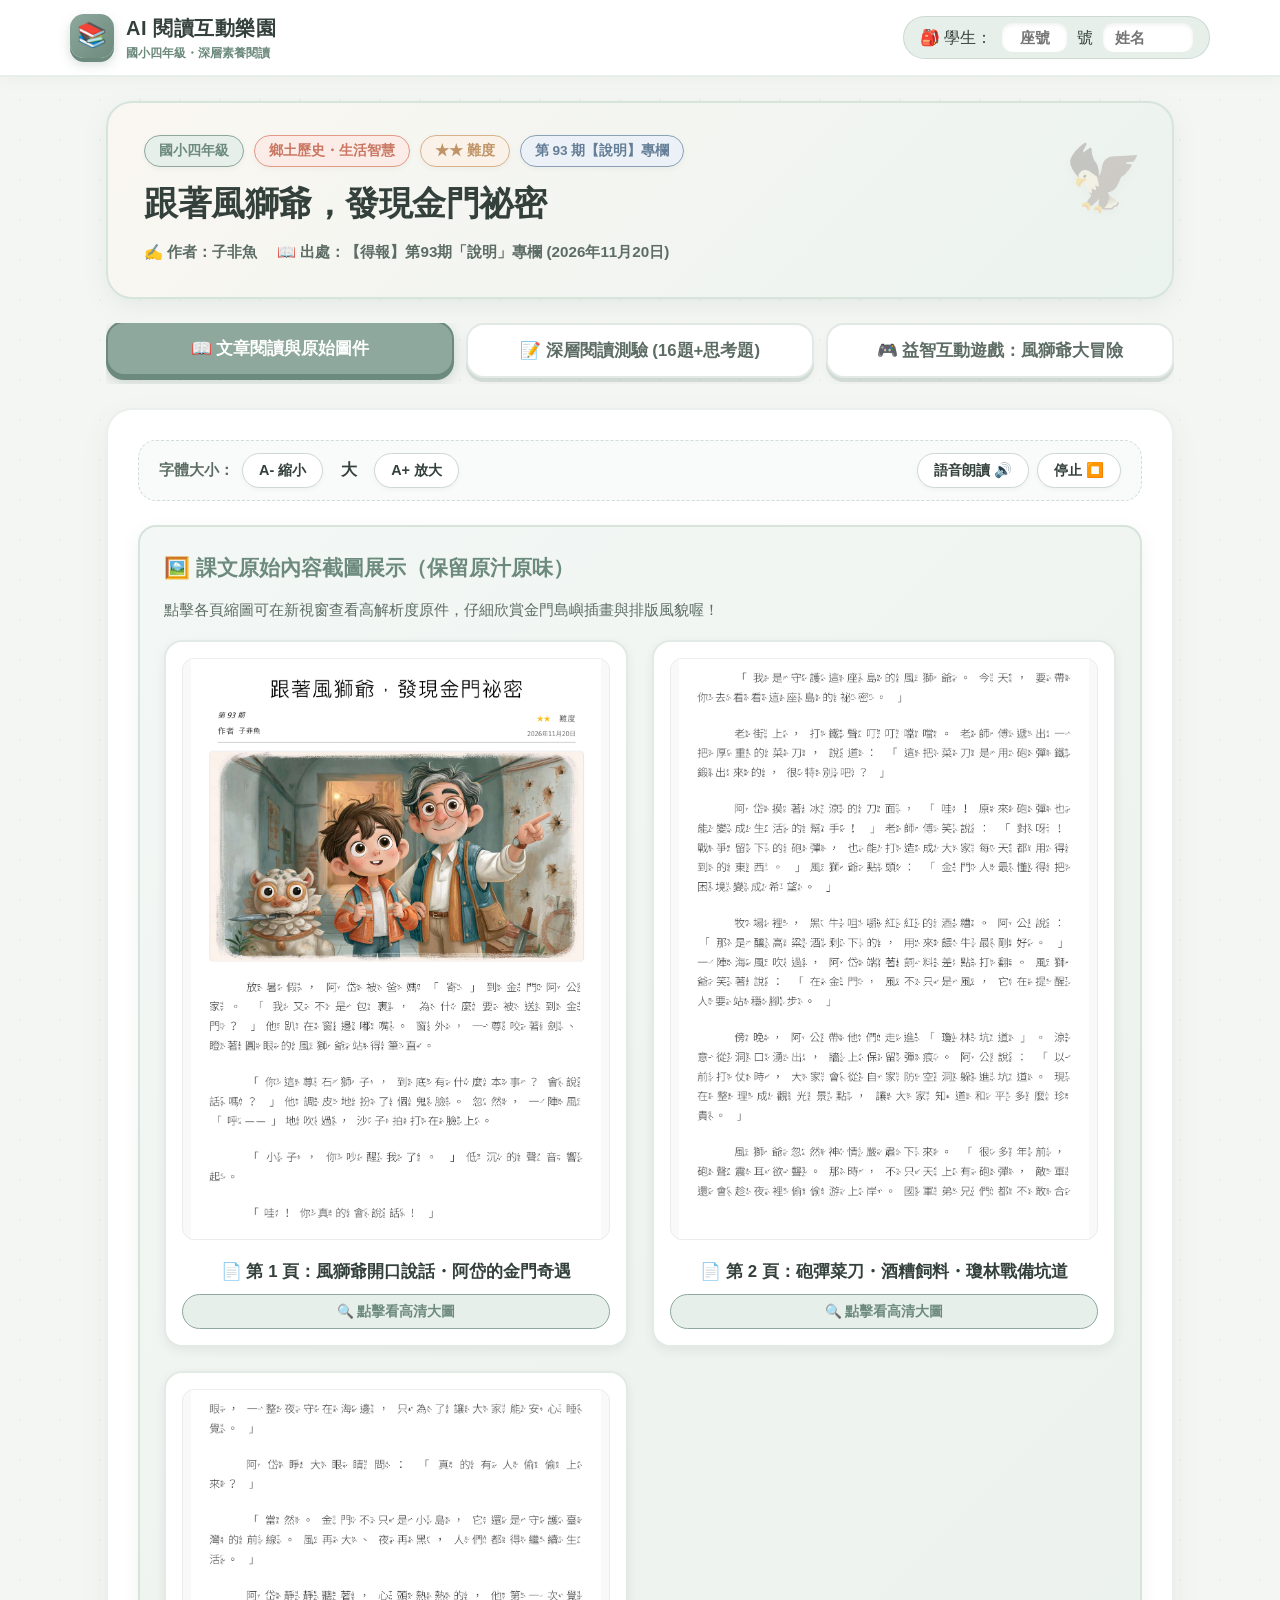
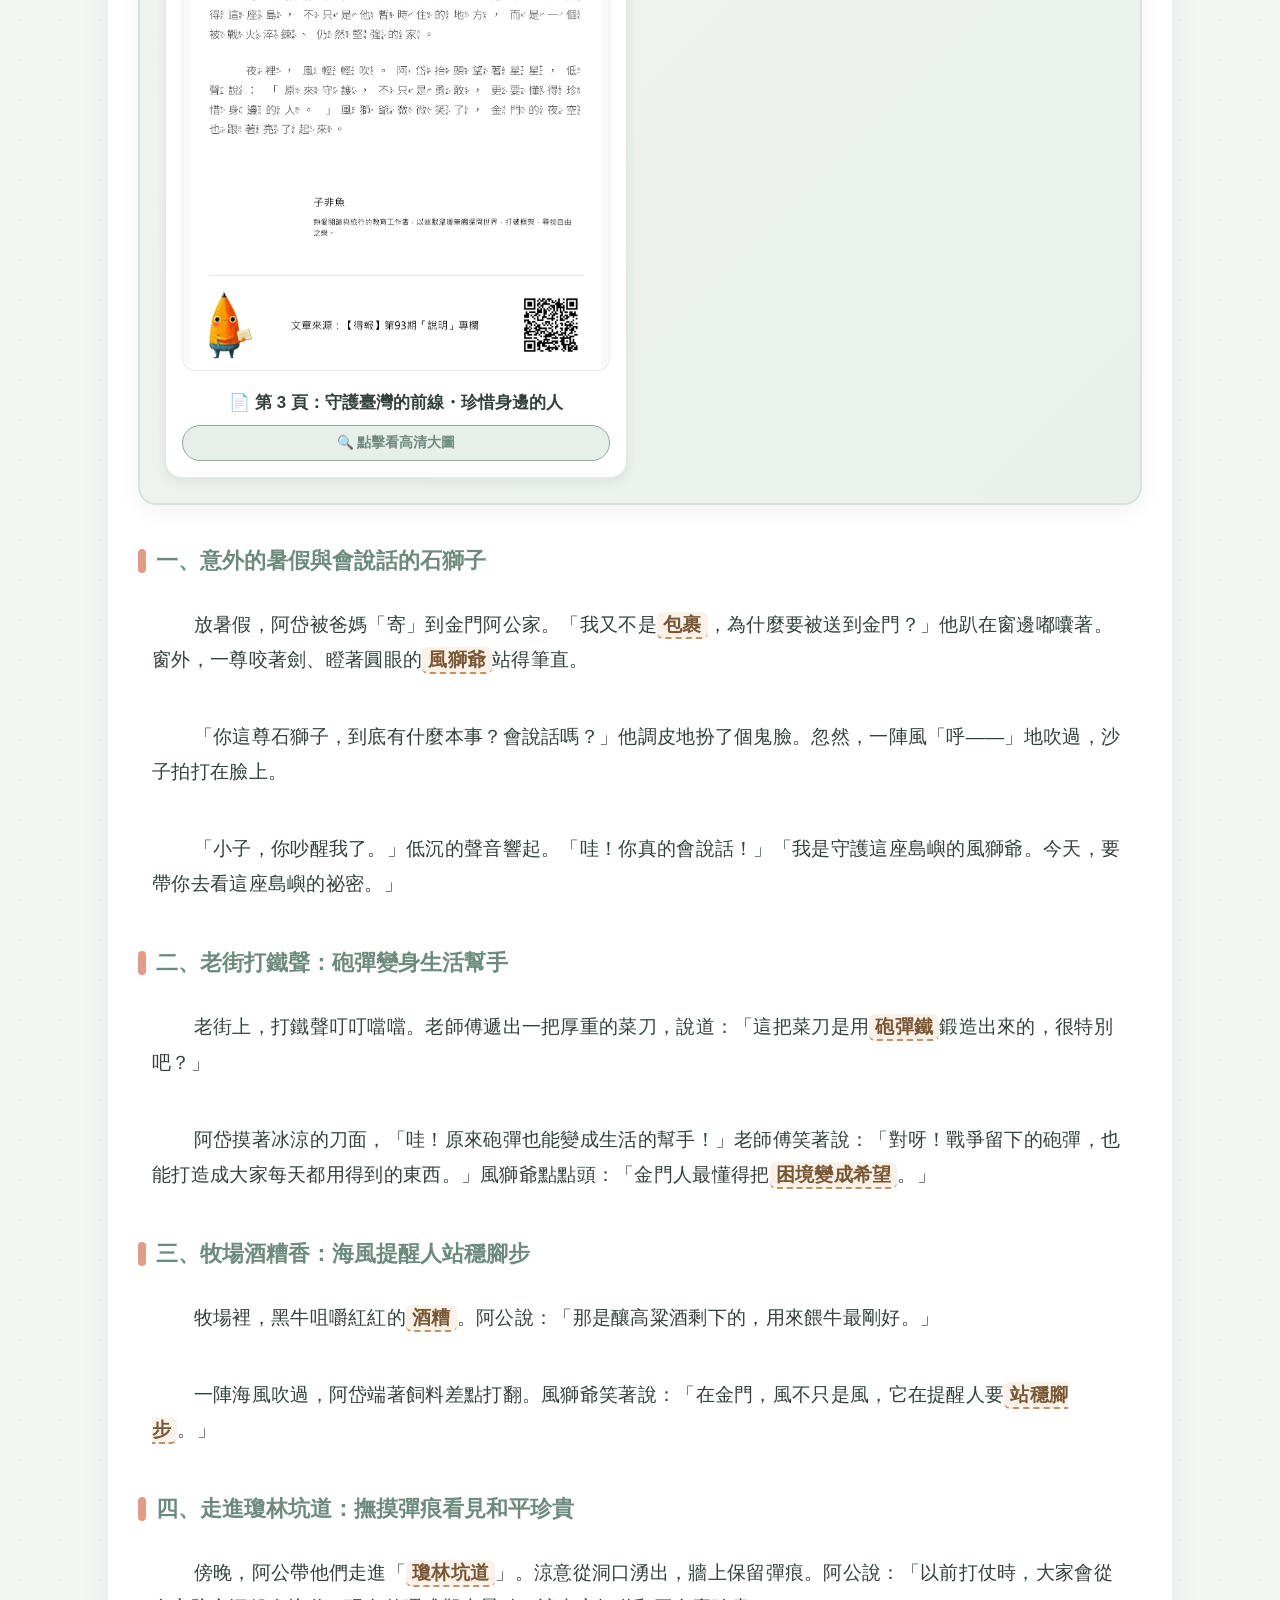
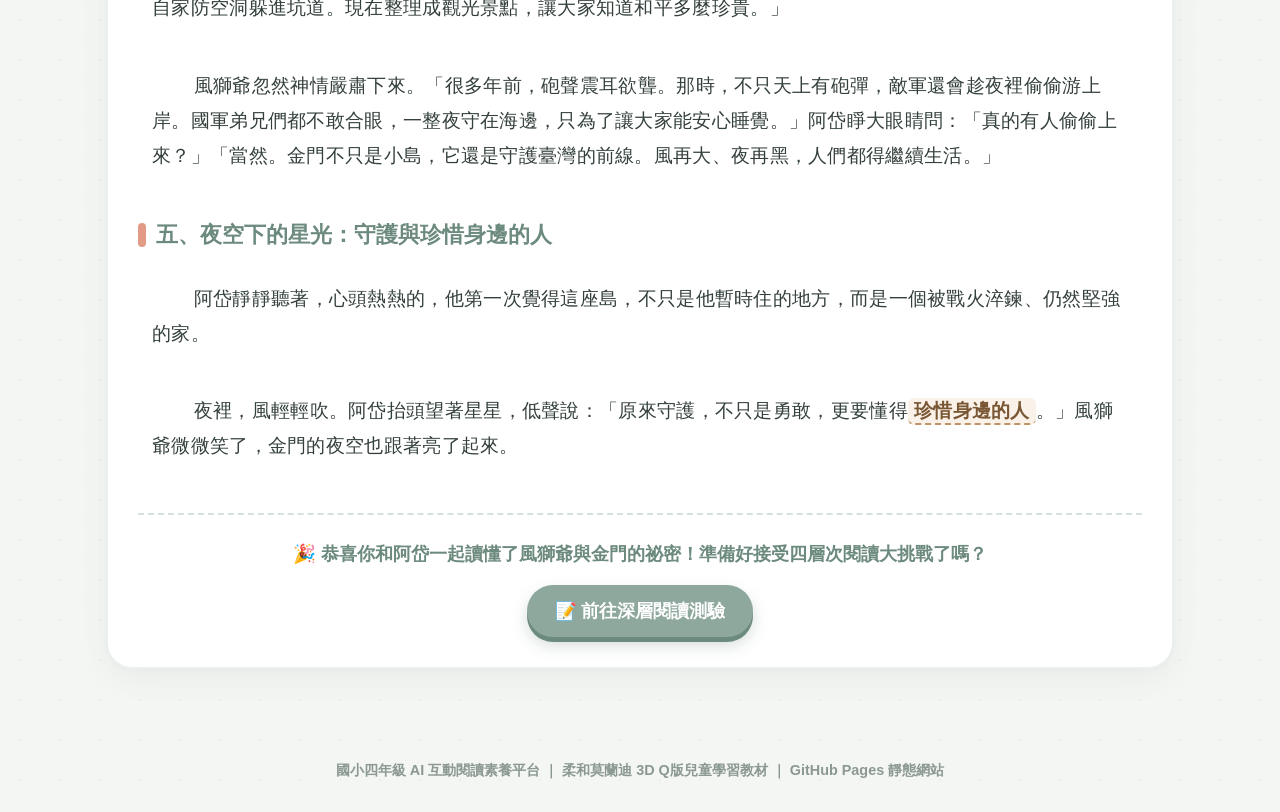
<file: index11.html>
<!DOCTYPE html>
<html lang="zh-TW">
<head>
  <meta charset="UTF-8">
  <meta name="viewport" content="width=device-width, initial-scale=1.0">
  <title>跟著風獅爺，發現金門祕密 - 國小四年級 AI 互動閱讀教室</title>
  <link rel="stylesheet" href="style.css">
  <style>
    /* 原始內容截圖展示區專用樣式 */
    .original-docs-showcase {
      background: linear-gradient(135deg, #F3F7F5 0%, #EAF0EC 100%);
      border: 2px solid #D6E4DC;
      border-radius: var(--radius-md);
      padding: 24px;
      margin: 24px 0 36px;
      box-shadow: 0 6px 18px rgba(78, 93, 85, 0.08);
    }
    .original-docs-title {
      font-size: 1.3rem;
      font-weight: 800;
      color: var(--morandi-sage-dark);
      margin-bottom: 14px;
      display: flex;
      align-items: center;
      gap: 10px;
    }
    .docs-gallery-grid {
      display: grid;
      grid-template-columns: repeat(auto-fit, minmax(360px, 1fr));
      gap: 24px;
      margin-top: 18px;
    }
    .doc-preview-card {
      background: white;
      border-radius: var(--radius-md);
      border: 2.5px solid #E2EAE5;
      padding: 16px;
      text-align: center;
      transition: all 0.3s ease;
      box-shadow: 0 4px 12px rgba(0,0,0,0.06);
      display: flex;
      flex-direction: column;
      justify-content: space-between;
    }
    .doc-preview-card:hover {
      transform: translateY(-6px) scale(1.01);
      border-color: var(--morandi-coral);
      box-shadow: 0 12px 24px rgba(0,0,0,0.12);
    }
    .doc-img-frame {
      border-radius: 12px;
      overflow: hidden;
      border: 1.5px solid #ECECEC;
      margin-bottom: 12px;
      background: #F9F9F9;
      cursor: zoom-in;
      min-height: 280px;
      display: flex;
      align-items: center;
      justify-content: center;
    }
    .doc-img-frame img {
      width: 100%;
      height: auto;
      max-height: 580px;
      object-fit: contain;
      display: block;
      transition: transform 0.35s ease;
    }
    .doc-img-frame:hover img {
      transform: scale(1.03);
    }
    .doc-caption {
      font-size: 1.05rem;
      font-weight: 800;
      color: var(--text-primary);
      margin-bottom: 10px;
      line-height: 1.4;
    }
    .doc-btn-view {
      display: inline-flex;
      align-items: center;
      justify-content: center;
      gap: 6px;
      padding: 6px 14px;
      background: var(--morandi-sage-light);
      color: var(--morandi-sage-dark);
      font-size: 0.85rem;
      font-weight: 800;
      border-radius: var(--radius-full);
      text-decoration: none;
      border: 1px solid var(--morandi-sage);
      transition: all 0.2s ease;
    }
    .doc-btn-view:hover {
      background: var(--morandi-sage);
      color: white;
    }
  </style>
</head>
<body>

  <!-- 頂部導覽列 -->
  <header class="top-nav">
    <div class="nav-container">
      <a href="index.htm" class="logo-area" title="返回閱讀首頁">
        <div class="logo-icon-3d">📚</div>
        <div>
          <div class="logo-title">AI 閱讀互動樂園</div>
          <div class="logo-subtitle">國小四年級・深層素養閱讀</div>
        </div>
      </a>

      <!-- 學生身分輸入列 -->
      <div class="student-bar">
        <span>🎒 學生：</span>
        <input type="text" class="student-input student-seat-input seat" placeholder="座號" maxlength="4">
        <span>號</span>
        <input type="text" class="student-input student-name-input" placeholder="姓名" maxlength="10">
      </div>
    </div>
  </header>

  <!-- 主內容區 -->
  <main class="main-wrapper">

    <!-- 文章標題看板 -->
    <section class="article-header-banner">
      <div class="meta-tags-row">
        <span class="tag-badge tag-sage">國小四年級</span>
        <span class="tag-badge tag-coral">鄉土歷史・生活智慧</span>
        <span class="tag-badge tag-clay">★★ 難度</span>
        <span class="tag-badge tag-blue">第 93 期【說明】專欄</span>
      </div>
      <h1 class="article-main-title">跟著風獅爺，發現金門祕密</h1>
      <div class="article-sub-info">
        <span>✍️ 作者：子非魚</span>
        <span>📖 出處：【得報】第93期「說明」專欄 (2026年11月20日)</span>
      </div>
    </section>

    <!-- 功能標籤頁 (Tab Navigation) -->
    <nav class="section-nav-tabs">
      <button class="tab-btn active" data-tab="read" onclick="TabManager.switchTab('read')">
        📖 文章閱讀與原始圖件
      </button>
      <button class="tab-btn" data-tab="quiz" onclick="TabManager.switchTab('quiz')">
        📝 深層閱讀測驗 (16題+思考題)
      </button>
      <button class="tab-btn" data-tab="game" onclick="TabManager.switchTab('game')">
        🎮 益智互動遊戲：風獅爺大冒險
      </button>
    </nav>

    <!-- ==================== 第一分頁：文章閱讀區 ==================== -->
    <section id="read-section" class="content-section">
      <div class="morandi-card">
        <!-- 閱讀輔助工具列 -->
        <div class="reading-toolbar">
          <div class="tool-group">
            <span style="font-weight: 800; font-size: 0.95rem; color: var(--text-secondary);">字體大小：</span>
            <button class="btn-tool" onclick="FontResizer.decrease()">A- 縮小</button>
            <span id="font-size-label" style="font-weight:800; min-width:35px; text-align:center;">大</span>
            <button class="btn-tool" onclick="FontResizer.increase()">A+ 放大</button>
          </div>

          <div class="tool-group">
            <button id="btn-speech-toggle" class="btn-tool" onclick="SpeechManager.speakAll()">
              <span>語音朗讀 🔊</span>
            </button>
            <button class="btn-tool" onclick="SpeechManager.stop()">
              <span>停止 ⏹️</span>
            </button>
          </div>
        </div>

        <!-- 技巧性嵌入文章原始內容截圖（保留原始樣，支援高畫質檢視） -->
        <div class="original-docs-showcase">
          <div class="original-docs-title">
            <span>🖼️ 課文原始內容截圖展示（保留原汁原味）</span>
          </div>
          <p style="font-size: 0.95rem; color: var(--text-secondary); margin-bottom: 8px;">
            點擊各頁縮圖可在新視窗查看高解析度原件，仔細欣賞金門島嶼插畫與排版風貌喔！
          </p>
          <div class="docs-gallery-grid">
            <div class="doc-preview-card">
              <div class="doc-img-frame" onclick="window.open('lesson10_page1.png', '_blank')">
                <img src="lesson10_page1.png" alt="第1頁：跟著風獅爺，發現金門祕密" loading="lazy">
              </div>
              <div class="doc-caption">📄 第 1 頁：風獅爺開口說話・阿岱的金門奇遇</div>
              <a href="lesson10_page1.png" target="_blank" class="doc-btn-view">🔍 點擊看高清大圖</a>
            </div>
            <div class="doc-preview-card">
              <div class="doc-img-frame" onclick="window.open('lesson10_page2.png', '_blank')">
                <img src="lesson10_page2.png" alt="第2頁：砲彈菜刀・酒糟牛・瓊林坑道" loading="lazy">
              </div>
              <div class="doc-caption">📄 第 2 頁：砲彈菜刀・酒糟飼料・瓊林戰備坑道</div>
              <a href="lesson10_page2.png" target="_blank" class="doc-btn-view">🔍 點擊看高清大圖</a>
            </div>
            <div class="doc-preview-card">
              <div class="doc-img-frame" onclick="window.open('lesson10_page3.png', '_blank')">
                <img src="lesson10_page3.png" alt="第3頁：星空下的守護真諦" loading="lazy">
              </div>
              <div class="doc-caption">📄 第 3 頁：守護臺灣的前線・珍惜身邊的人</div>
              <a href="lesson10_page3.png" target="_blank" class="doc-btn-view">🔍 點擊看高清大圖</a>
            </div>
          </div>
        </div>

        <!-- 文章內文掛載點 -->
        <article class="article-body" id="article-content-body">
          
          <h2 class="article-section-title">一、意外的暑假與會說話的石獅子</h2>
          <p class="reading-paragraph">
            放暑假，阿岱被爸媽「寄」到金門阿公家。「我又不是<span class="vocab-bubble" title="郵局寄送的物品包裹，阿岱用來幽默比喻自己被父母送出遠門">包裹</span>，為什麼要被送到金門？」他趴在窗邊嘟囔著。窗外，一尊咬著劍、瞪著圓眼的<span class="vocab-bubble" title="金門設立在聚落或路口的辟邪石獅，用以鎮風防砂、守護居民平安">風獅爺</span>站得筆直。
          </p>
          <p class="reading-paragraph">
            「你這尊石獅子，到底有什麼本事？會說話嗎？」他調皮地扮了個鬼臉。忽然，一陣風「呼——」地吹過，沙子拍打在臉上。
          </p>
          <p class="reading-paragraph">
            「小子，你吵醒我了。」低沉的聲音響起。「哇！你真的會說話！」「我是守護這座島嶼的風獅爺。今天，要帶你去看這座島嶼的祕密。」
          </p>

          <h2 class="article-section-title">二、老街打鐵聲：砲彈變身生活幫手</h2>
          <p class="reading-paragraph">
            老街上，打鐵聲叮叮噹噹。老師傅遞出一把厚重的菜刀，說道：「這把菜刀是用<span class="vocab-bubble" title="八二三砲戰等歷史戰役中射向金門的砲彈鋼鐵，質地極為堅硬緊實">砲彈鐵</span>鍛造出來的，很特別吧？」
          </p>
          <p class="reading-paragraph">
            阿岱摸著冰涼的刀面，「哇！原來砲彈也能變成生活的幫手！」老師傅笑著說：「對呀！戰爭留下的砲彈，也能打造成大家每天都用得到的東西。」風獅爺點點頭：「金門人最懂得把<span class="vocab-bubble" title="金門軍民面對砲火苦難，將破壞的武器化為實用的菜刀，象徵堅毅的生存智慧">困境變成希望</span>。」
          </p>

          <h2 class="article-section-title">三、牧場酒糟香：海風提醒人站穩腳步</h2>
          <p class="reading-paragraph">
            牧場裡，黑牛咀嚼紅紅的<span class="vocab-bubble" title="金門釀造著名高粱酒後留下的酒糟渣，富含營養與香氣，成為餵養黑牛的極佳環保飼料">酒糟</span>。阿公說：「那是釀高粱酒剩下的，用來餵牛最剛好。」
          </p>
          <p class="reading-paragraph">
            一陣海風吹過，阿岱端著飼料差點打翻。風獅爺笑著說：「在金門，風不只是風，它在提醒人要<span class="vocab-bubble" title="面對海島強風與艱辛歲月，必須扎穩腳步、堅忍不拔、不輕易退縮">站穩腳步</span>。」
          </p>

          <h2 class="article-section-title">四、走進瓊林坑道：撫摸彈痕看見和平珍貴</h2>
          <p class="reading-paragraph">
            傍晚，阿公帶他們走進「<span class="vocab-bubble" title="金門著名的地下民防戰備坑道，四通八達連接村內各防空洞，具防禦避難功能">瓊林坑道</span>」。涼意從洞口湧出，牆上保留彈痕。阿公說：「以前打仗時，大家會從自家防空洞躲進坑道。現在整理成觀光景點，讓大家知道和平多麼珍貴。」
          </p>
          <p class="reading-paragraph">
            風獅爺忽然神情嚴肅下來。「很多年前，砲聲震耳欲聾。那時，不只天上有砲彈，敵軍還會趁夜裡偷偷游上岸。國軍弟兄們都不敢合眼，一整夜守在海邊，只為了讓大家能安心睡覺。」阿岱睜大眼睛問：「真的有人偷偷上來？」「當然。金門不只是小島，它還是守護臺灣的前線。風再大、夜再黑，人們都得繼續生活。」
          </p>

          <h2 class="article-section-title">五、夜空下的星光：守護與珍惜身邊的人</h2>
          <p class="reading-paragraph">
            阿岱靜靜聽著，心頭熱熱的，他第一次覺得這座島，不只是他暫時住的地方，而是一個被戰火淬鍊、仍然堅強的家。
          </p>
          <p class="reading-paragraph">
            夜裡，風輕輕吹。阿岱抬頭望著星星，低聲說：「原來守護，不只是勇敢，更要懂得<span class="vocab-bubble" title="明白前人守護和平不易，進而體會家庭親情與日常安定的可貴">珍惜身邊的人</span>。」風獅爺微微笑了，金門的夜空也跟著亮了起來。
          </p>

        </article>

        <!-- 閱讀完成引導至測驗 -->
        <div style="text-align: center; margin-top: 40px; padding-top: 24px; border-top: 2px dashed #D4E2DA;">
          <p style="font-size: 1.15rem; font-weight: 700; color: var(--morandi-sage-dark); margin-bottom: 16px;">
            🎉 恭喜你和阿岱一起讀懂了風獅爺與金門的祕密！準備好接受四層次閱讀大挑戰了嗎？
          </p>
          <button class="btn-3d btn-3d-sage" onclick="TabManager.switchTab('quiz')">
            📝 前往深層閱讀測驗
          </button>
        </div>
      </div>
    </section>

    <!-- ==================== 第二分頁：深層閱讀測驗區 ==================== -->
    <section id="quiz-section" class="content-section" style="display: none;">
      <div class="morandi-card">
        <div class="quiz-header-bar">
          <div>
            <h2 style="font-size: 1.6rem; font-weight: 900; color: var(--text-primary); margin-bottom: 6px;">
              四層次理解挑戰題
            </h2>
            <div style="color: var(--text-secondary); font-size: 0.95rem;">
              共 16 題選擇題（選項 1.2.3.4，答案分散不規律）＋ 1 題開放思考題（滿 50 字智慧防呆與評等）
            </div>
          </div>
          <div class="quiz-score-badge" id="quiz-progress-text">
            已作答：0 / 16 題
          </div>
        </div>

        <!-- 四層次篩選切換標籤 -->
        <div class="level-filter-bar" style="margin-bottom: 24px;">
          <span style="font-weight: 800; font-size: 0.95rem; align-self: center; margin-right: 6px;">題目層次：</span>
          <button class="level-filter-pill active" data-level="all" onclick="QuizEngine.filterLevel('all')">全部題目 (16)</button>
          <button class="level-filter-pill" data-level="1" onclick="QuizEngine.filterLevel('1')">層次一：提取訊息 (4)</button>
          <button class="level-filter-pill" data-level="2" onclick="QuizEngine.filterLevel('2')">層次二：推論訊息 (4)</button>
          <button class="level-filter-pill" data-level="3" onclick="QuizEngine.filterLevel('3')">層次三：詮釋整合 (4)</button>
          <button class="level-filter-pill" data-level="4" onclick="QuizEngine.filterLevel('4')">層次四：比較評估 (4)</button>
        </div>

        <!-- 16 題題目渲染容器 -->
        <div id="quiz-container"></div>

        <!-- 開放式思考題容器 -->
        <div id="open-question-container"></div>

        <!-- 交卷按鈕區 -->
        <div style="text-align: center; margin-top: 36px;">
          <button id="btn-submit-quiz" class="btn-3d btn-3d-coral" style="font-size: 1.25rem; padding: 16px 40px;" onclick="QuizEngine.submitQuiz()">
            🚀 繳交測驗・看成績、詳解與 AI 思考等第
          </button>
        </div>

        <!-- 成績總結診斷報告區 (繳交後展開) -->
        <div id="quiz-summary-card" style="display: none;"></div>
      </div>
    </section>

    <!-- ==================== 第三分頁：主題互動遊戲區 ==================== -->
    <section id="game-section" class="content-section" style="display: none;">
      <div class="morandi-card">
        <div class="game-container">
          <div class="game-hud">
            <div>🎮 關卡：<span id="game-stage-text">1 / 4</span></div>
            <div>🏆 得分：<span id="game-score-text">0</span> 分</div>
            <div>❤️ 生命值：<span id="game-hp-text">❤️❤️❤️</span></div>
          </div>

          <div class="game-stage-screen" id="game-screen-area">
            <!-- 遊戲畫面動態注入 -->
          </div>
        </div>
      </div>
    </section>

  </main>

  <footer class="site-footer">
    <p>國小四年級 AI 互動閱讀素養平台 ｜ 柔和莫蘭迪 3D Q版兒童學習教材 ｜ GitHub Pages 靜態網站</p>
  </footer>

  <!-- 引用共用互動核心腳本 -->
  <script src="script.js"></script>

  <!-- 文章專屬資料注入配置 -->
  <script>
    window.ARTICLE_CONFIG = {
      id: "lesson-10",
      pageFile: "index11.html",
      title: "跟著風獅爺，發現金門祕密",
      subtitle: "第93期【說明】專欄 / 作者：子非魚",
      meta: {
        grade: "國小四年級",
        category: "鄉土歷史・生活智慧",
        level: "★★ 難度",
        issue: "第 93 期"
      },
      // 16 題四層次題庫（答案平均分散且不連續重複：3, 1, 4, 2, 4, 1, 3, 2, 1, 4, 2, 3, 4, 2, 1, 3）
      questions: [
        /* ---------- 層次一：提取訊息 (4題) ---------- */
        {
          id: 1,
          level: 1,
          question: "暑假時阿岱被爸媽送去哪裡？他一開始趴在窗邊的心情與想法是怎樣的？",
          options: {
            "1": "被送去澎湖外婆家，非常期待去沙灘游泳玩耍",
            "2": "被送去綠島叔叔家，開心自己可以天天出海浮潛",
            "3": "被送到金門阿公家，趴在窗邊嘟囔覺得自己像被寄送的包裹",
            "4": "被送去阿里山舅舅家，興奮地想要搭高山小火車看日出"
          },
          answer: "3",
          explanation: "文中第 1 頁開頭寫道：「放暑假，阿岱被爸媽『寄』到金門阿公家。『我又不是包裹，為什麼要被送到金門？』他趴在窗邊嘟囔著。」",
          sourceQuote: "「放暑假，阿岱被爸媽『寄』到金門阿公家。『我又不是包裹，為什麼要被送到金門？』他趴在窗邊嘟囔著。」（第1頁）"
        },
        {
          id: 2,
          level: 1,
          question: "在金門老街上，打鐵老師傅遞給阿岱一把厚重的菜刀，這把菜刀是用什麼特別原料鍛造出來的？",
          options: {
            "1": "用過去戰爭留下來的砲彈鋼鐵鍛造出來的",
            "2": "用深海打撈上來的古代沉船鐵釘熔鑄而成的",
            "3": "用外太空掉下來的隕石碎片精心磨製的",
            "4": "用廢棄汽車的引擎外殼重新加熱壓鑄而成的"
          },
          answer: "1",
          explanation: "文中第 2 頁老師傅遞出菜刀說道：「這把菜刀是用砲彈鐵鍛造出來的，很特別吧？」",
          sourceQuote: "「老師傅遞出一把厚重的菜刀，說道：『這把菜刀是用砲彈鐵鍛造出來的，很特別吧？』」（第2頁）"
        },
        {
          id: 3,
          level: 1,
          question: "金門牧場裡的黑牛嘴裡咀嚼著紅紅的飼料，阿公向阿岱說明那是什麼原料？",
          options: {
            "1": "新鮮採摘的草莓果肉，為了讓黑牛產出粉紅色牛奶",
            "2": "特製的紅色辣椒粉，用來幫黑牛驅除體內的寄生蟲",
            "3": "磨碎的紅磚瓦粉末，能幫助牛隻消化肚子裡的青草",
            "4": "釀造金門高粱酒剩下的酒糟，用來餵牛最為剛好"
          },
          answer: "4",
          explanation: "文中第 2 頁描述：「牧場裡，黑牛咀嚼紅紅的酒糟。阿公說：『那是釀高粱酒剩下的，用來餵牛最剛好。』」",
          sourceQuote: "「牧場裡，黑牛咀嚼紅紅的酒糟。阿公說：『那是釀高粱酒剩下的，用來餵牛最剛好。』」（第2頁）"
        },
        {
          id: 4,
          level: 1,
          question: "傍晚時，阿公帶阿岱參觀的「瓊林坑道」，在過去戰爭時期具備什麼重要的實用功能？",
          options: {
            "1": "儲存大量金門高粱酒與貢糖的低溫冷藏倉庫",
            "2": "打仗時讓大家從自家防空洞躲進避難的地下防禦通道",
            "3": "專門用來捕捉穿山甲與地鼠的迷宮機關陷阱",
            "4": "供全島軍民在夏天舉辦大型歌唱比賽的地下音樂廳"
          },
          answer: "2",
          explanation: "文中第 2 頁阿公說明：「以前打仗時，大家會從自家防空洞躲進坑道。現在整理成觀光景點，讓大家知道和平多麼珍貴。」",
          sourceQuote: "「阿公說：『以前打仗時，大家會從自家防空洞躲進坑道。現在整理成觀光景點，讓大家知道和平多麼珍貴。』」（第2頁）"
        },

        /* ---------- 層次二：推論訊息 (4題) ---------- */
        {
          id: 5,
          level: 2,
          question: "老師傅說「戰爭留下的砲彈，也能打造成每天都用得到的東西」，風獅爺回應「金門人最懂得把困境變成希望」，這句話的主要推論是什麼？",
          options: {
            "1": "金門人希望戰爭永遠不要停止，這樣就有撿不完的免費鐵塊",
            "2": "菜刀只能用來切菜，無法解決金門島上的任何生活困擾",
            "3": "砲彈本來就是用來製造廚房菜刀的工具，跟打仗毫無關聯",
            "4": "金門人展現強韌的生命智慧，能將破壞性的歷史傷痕轉化為造福生活的實用力量"
          },
          answer: "4",
          explanation: "砲彈原本是戰爭摧毀的象徵，但金門人發揮巧思將其鍛造為日常生活的廚房菜刀，深刻體現出金門人不向逆境低頭、化危機為轉機的堅韌生活哲學。",
          sourceQuote: "「老師傅笑著說：『對呀！戰爭留下的砲彈，也能打造成大家每天都用得到的東西。』風獅爺點點頭：『金門人最懂得把困境變成希望。』」（第2頁）"
        },
        {
          id: 6,
          level: 2,
          question: "海風差點把阿岱手中的飼料吹翻時，風獅爺說「在金門，風不只是風，它在提醒人要站穩腳步」，這句話的深層意涵是什麼？",
          options: {
            "1": "金門強勁的風不僅是自然天候，更磨礪出金門人面對艱辛環境時堅定、不輕易退縮的生活態度",
            "2": "風獅爺在警告阿岱走路姿勢不標準，必須立刻去武術館練習蹲馬步",
            "3": "金門的海風是因為阿岱對風獅爺做鬼臉才故意颳起來報復的妖風",
            "4": "風會把島上的所有居民吹進海裡，所以大家出門必須隨身綁著大石頭"
          },
          answer: "1",
          explanation: "風獅爺借金門著名的強風作譬喻，說明生活在風大土瘠的前線海島，人們必須在艱難環境中學會扎穩腳步、堅定沉著地生活下去。",
          sourceQuote: "「風獅爺笑著說：『在金門，風不只是風，它在提醒人要站穩腳步。』」（第2頁）"
        },
        {
          id: 7,
          level: 2,
          question: "很多年前國軍弟兄整夜守在黑夜與寒風中的海邊連眼睛都不敢合，這反映了當時金門處於什麼樣的處境？",
          options: {
            "1": "弟兄們失眠睡不著覺，相約在海邊看星星吹風聊天",
            "2": "海灘上有罕見的珍貴珊瑚礁，需要二十四小時專人防竊",
            "3": "面臨敵軍趁黑夜游上岸偷襲與砲擊威脅，金門身處守護臺灣的最前線，一刻都不能鬆懈",
            "4": "弟兄們在等待海裡的黑牛游上岸喝高粱酒慶祝豐收"
          },
          answer: "3",
          explanation: "文章第 2 至 3 頁生動描寫敵軍趁夜游泳潛入的危機，國軍整夜不眠不休守在海線，突顯金門身為戰略前線的嚴峻歷史背景。",
          sourceQuote: "「那時，不只天上有砲彈，敵軍還會趁夜裡偷偷游上岸。國軍弟兄們都不敢合眼，一整夜守在海邊，只為了讓大家能安心睡覺。」（第2至3頁）"
        },
        {
          id: 8,
          level: 2,
          question: "阿岱聽完風獅爺說的歷史故事後「心頭熱熱的」，這種心理感受代表阿岱對金門產生了什麼樣的轉變？",
          options: {
            "1": "因為金門夏天的太陽太大，導致阿岱中暑發高燒",
            "2": "從一開始抱怨被寄送的委屈與不耐，轉變為深刻體會到這座島嶼在戰火淬鍊下的堅強與溫暖認同",
            "3": "覺得金門實在太無聊了，想要立刻搭機逃回臺灣買最新玩具",
            "4": "生氣風獅爺講話聲音太過低沉，吵得他耳朵不舒服"
          },
          answer: "2",
          explanation: "阿岱從剛到金門時嘟囔抱怨，在實地了解砲彈菜刀、坑道與守前線的歷史後，內心深受震撼與感動，開始對這座島嶼產生深厚的情感連結與尊敬。",
          sourceQuote: "「阿岱靜靜聽著，心頭熱熱的，他第一次覺得這座島，不只是他暫時住的地方，而是一個被戰火淬鍊、仍然堅強的家。」（第3頁）"
        },

        /* ---------- 層次三：詮釋整合 (4題) ---------- */
        {
          id: 9,
          level: 3,
          question: "在金門傳統文化中，「風獅爺」扮演著什麼樣的精神象徵與聚落守護角色？",
          options: {
            "1": "既是鎮風止煞、守護聚落平安的民間信仰守護神，也是凝聚島民堅定信念的精神象徵",
            "2": "用來代替捕鼠器抓老鼠的石頭雕刻寵物",
            "3": "專門放置在門口供郵差放置信件包裹的裝飾信箱台",
            "4": "過去國軍用來測試砲彈堅固程度的石製練習標靶"
          },
          answer: "1",
          explanation: "文中風獅爺手持寶劍、昂然挺立，向阿岱娓娓道來島嶼的歷史與韌性，正體現了金門風獅爺世代守護島民、抵禦風沙與苦難的精神代表。",
          sourceQuote: "綜合第1頁「一尊咬著劍、瞪著圓眼的風獅爺站得筆直」、「我是守護這座島嶼的風獅爺」及全文展現的守護意志。"
        },
        {
          id: 10,
          level: 3,
          question: "課文中透過「砲彈做成菜刀」、「高粱酒糟餵牛」與「瓊林坑道轉型為景點」，共同展現了金門文化的哪一項核心精神？",
          options: {
            "1": "說明金門人只關心如何賣出更多高價菜刀賺錢",
            "2": "表現金門人喜歡聚集在陰暗坑道裡喝高粱酒聊天",
            "3": "證明金門所有的生活物品都是在戰場上免費撿來的",
            "4": "展現金門人珍惜資源、在艱困環境中轉化危機為希望的生活智慧與愛好和平的價值觀"
          },
          answer: "4",
          explanation: "砲彈化為實用菜刀、酒糟再利用成為牛隻飼料、避難坑道活化為和平教育景點，三個場景交相輝映，共同詮釋出金門人「把困境變成希望」與珍惜和平的文化精髓。",
          sourceQuote: "整合第2頁菜刀、酒糟與坑道的具體敘述，扣合「金門人最懂得把困境變成希望」與「讓大家知道和平多麼珍貴」。"
        },
        {
          id: 11,
          level: 3,
          question: "故事開頭阿岱嘟囔「我又不是包裹」，到故事結尾體悟「守護不只是勇敢，更要懂得珍惜身邊的人」，作者藉由這趟旅程傳達了什麼成長啟發？",
          options: {
            "1": "說明小孩子長大後一定要去當快遞員才能學會獨立生活",
            "2": "從只看見自己的小委屈，昇華為理解前人守護之不易，進而懂得感恩珍惜身邊人事的同理心與成熟",
            "3": "告訴大家出門旅行一定要自備許多零食才不會挨餓生氣",
            "4": "證明只有被父母送去離島才能學會寫好作文"
          },
          answer: "2",
          explanation: "阿岱的心境轉折是全文的情感主線：從開頭自怨自艾的小情緒，轉化為對土地歷史的共情，領悟真正的守護是溫柔珍惜身邊的至親與日常生活。",
          sourceQuote: "對比第1頁開頭抱怨與第3頁結尾「阿岱抬頭望著星星，低聲說：『原來守護，不只是勇敢，更要懂得珍惜身邊的人。』」"
        },
        {
          id: 12,
          level: 3,
          question: "故事最後寫道：「夜裡，風輕輕吹……金門的夜空也跟著亮了起來。」這裡的「夜空亮了起來」主要象徵著什麼？",
          options: {
            "1": "突然有未爆彈在遠處爆炸發出了強烈火光",
            "2": "附近的大馬路剛好打開了一千盞高壓探照路燈",
            "3": "象徵阿岱心中的領悟點亮了希望之光，也寓意走過戰火的金門正迎向平靜而明亮的未來",
            "4": "風獅爺用手電筒照向天空跟天上的飛機打暗號"
          },
          answer: "3",
          explanation: "作者採用景物烘托心境的文學筆法，夜空的晴朗明亮與星光，象徵歷史陰霾散去後人們心靈的澄澈、希望與對和平的珍視。",
          sourceQuote: "「『原來守護，不只是勇敢，更要懂得珍惜身邊的人。』風獅爺微微笑了，金門的夜空也跟著亮了起來。」（第3頁）"
        },

        /* ---------- 層次四：比較評估 (4題) ---------- */
        {
          id: 13,
          level: 4,
          question: "將瓊林戰備坑道、防空洞保留下來並整理成觀光參觀景點，從歷史與人文教育的角度評估，這項做法最重要的價值是什麼？",
          options: {
            "1": "拆除所有老舊古蹟並改建摩天大樓才能展現現代化都市的繁榮氣派",
            "2": "讓大家可以在坑道裡玩捉迷藏遊戲而不用回家寫功課",
            "3": "向遊客炫耀戰爭是一場非常刺激有趣的真人冒險生存遊戲",
            "4": "讓後代子孫能親身撫觸歷史與戰火彈痕，深刻體認戰爭的殘酷，進而倍加珍惜和平的來之不易"
          },
          answer: "4",
          explanation: "保存戰役遺址能發揮深刻的和平歷史教育功能，讓從未經歷戰火的新生代走入真實坑道，感知和平生活是無數前人堅守的成果。",
          sourceQuote: "呼應第2頁阿公所言：「以前打仗時，大家會從自家防空洞躲進坑道。現在整理成觀光景點，讓大家知道和平多麼珍貴。」"
        },
        {
          id: 14,
          level: 4,
          question: "金門人將釀製高粱酒剩下的「酒糟」拿來餵養牧場黑牛，發展出特色的「金門酒糟牛」。從現代永續環境觀點評估，這種做法符合哪一種綠色智慧？",
          options: {
            "1": "單向線性資源消耗模式，用完即丟",
            "2": "資源循環再利用（循環經濟），將釀造副產物轉化為高價值飼料，減少廢棄物並創造特色產業",
            "3": "隨意把農業殘渣傾倒進河川與海灣以節省處理費用",
            "4": "完全依賴國外進口高級化學飼料的昂貴畜牧方式"
          },
          answer: "2",
          explanation: "高粱酒糟原本是釀酒後的剩餘物，金門人將其再利用作為牛隻的美味營養食物，達到零浪費與資源循環，是典型的循環經濟生活智慧。",
          sourceQuote: "結合第2頁阿公所言：「那是釀高粱酒剩下的，用來餵牛最剛好」，展現金門人點石成金的環保智慧。"
        },
        {
          id: 15,
          level: 4,
          question: "如果將「由砲彈鋼鍛造的金門菜刀」與「工廠機器大量沖壓的普通鐵片菜刀」相比，金門菜刀最無可取代的特殊文化意涵是什麼？",
          options: {
            "1": "它凝聚了金門島民走過烽火歲月的堅韌記憶，將帶來摧毀痛苦的武器淬鍊成溫暖日常生活的器物",
            "2": "它是一把能念咒語變成飛劍在天空翱翔的魔術玩具",
            "3": "它保證廚師在切洋蔥或生辣椒時絕對不會流眼淚",
            "4": "它是世界上唯一一把由純金與鑽石打造的皇家寶刀"
          },
          answer: "1",
          explanation: "金門菜刀的價值不僅在於鋼質堅硬耐磨，更在於其歷史文化厚度——它是戰火淬鍊、化暴戾為祥和的歷史見證者與和平象徵。",
          sourceQuote: "深層呼應第2頁：「原來砲彈也能變成生活的幫手！……金門人最懂得把困境變成希望。」"
        },
        {
          id: 16,
          level: 4,
          question: "讀完阿岱在金門的成長故事後，身為四年級學生的你可以如何將「原來守護，不只是勇敢，更要懂得珍惜身邊的人」實踐在日常校園與家庭生活中？",
          options: {
            "1": "在班上霸道命令所有人都要聽自己的話，展現自己很勇敢",
            "2": "放學回家後把自己鎖在房間裡玩手機，對家人的問候不理不睬",
            "3": "主動關心家人與同學、用心傾聽彼此的需求，在他人遇到困難時給予溫暖陪伴與互助支援",
            "4": "遇到考試或運動挫折時只會大聲抱怨，把過錯全部推卸給他人"
          },
          answer: "3",
          explanation: "真正的守護落實於日常生活的小細節：懂得體貼父母長輩的付出、友愛同儕朋友，以善意與珍惜化作陪伴他人的力量，實踐素養教育的核心情懷。",
          sourceQuote: "深化第3頁結尾核心哲思：「原來守護，不只是勇敢，更要懂得珍惜身邊的人。」"
        }
      ],

      // 開放式思考題（深度探究：50字防呆、即時狀態鼓勵、AI智慧呼應度評量與等第）
      openQuestion: {
        id: "open-1",
        title: "💡 深度探究：小小金門祕密導覽員——如果我是風獅爺的小幫手",
        prompt: "在故事中，風獅爺帶領阿岱看見了「砲彈變成的鋼刀」、「高粱酒糟餵養的黑牛」以及「走過戰火的瓊林坑道」，讓阿岱領悟到「金門人最懂得把困境變成希望」與「守護不只是勇敢，更要懂得珍惜身邊的人」。<br><br>如果你是風獅爺的小幫手，請你寫一段話（<strong>請至少寫滿 50 個有效字</strong>）：<br>1. 選擇文章中一個你印象最深刻的金門祕密（例如：砲彈菜刀的堅強、海風提醒站穩腳步的哲理、或是坑道訴說的和平珍貴），說說它帶給你什麼啟發？<br>2. 在你的日常生活中，當你面對困難或挫折時，你會如何學習金門人「把困境變成希望」的精神，以及如何「守護與珍惜」你身邊的家人或好朋友呢？<br><br>請寫下你的具體想法與生活經驗，字數達標後送出，AI 導師會針對內容給予分數、成績等第（優等、甲等、乙等）與溫暖評語喔！",
        hint: "結合課文中的砲彈菜刀、風獅爺、高粱酒糟、瓊林坑道或和平守護，寫下你的真實想法與生活經驗（至少 50 字以上才可送出喔）！",
        rubric: {
          keywords: ["風獅爺", "砲彈", "菜刀", "酒糟", "高粱", "瓊林", "坑道", "防空洞", "和平", "守護", "堅強", "困境", "希望", "站穩腳步", "珍惜", "戰火"],
          minWords: 50
        }
      },

      // 互動小遊戲配置：【風獅爺的金門祕密大冒險】
      initGame: function() {
        const gameData = [
          {
            stage: 1,
            title: "第一關：老街尋寶——砲彈變身記",
            desc: "老街上傳來叮叮噹噹的打鐵聲，老師傅要打造一把能把困境變成希望的特別菜刀，請問這把菜刀是用什麼材料做成的？",
            options: [
              { name: "戰爭時期留下來的堅硬砲彈鋼鐵", icon: "🗡️", isSafe: true, feedback: "答對了！老師傅將戰火砲彈鍛造成著名的金門菜刀，把困境變成生活的希望！" },
              { name: "海灘上撿到的軟軟海苔與貝殼碎片", icon: "🐚", isSafe: false, feedback: "海苔軟軟的沒辦法打造成切菜的菜刀喔！" },
              { name: "廚房用剩的彩色塑膠吸管", icon: "🥤", isSafe: false, feedback: "塑膠吸管遇熱會融化，不能拿來做耐用的菜刀啦！" },
              { name: "超商買來的美味巧克力脆片", icon: "🍫", isSafe: false, feedback: "哈哈，那是肚子餓時吃的點心，不能打鐵啦！" }
            ]
          },
          {
            stage: 2,
            title: "第二關：牧場智慧——高粱酒糟的妙用",
            desc: "海風吹來一陣陣香氣，阿公正端著一桶紅紅的美味飼料餵黑牛，請問這桶兼具營養與環保的飼料是什麼？",
            options: [
              { name: "釀造金門高粱酒剩下的酒糟，營養又環保", icon: "🌾", isSafe: true, feedback: "太棒了！釀酒剩下的酒糟廢料變黃金，用來餵牛最剛好，展現循環智慧！" },
              { name: "隔壁小朋友吃剩倒掉的麻辣泡麵湯", icon: "🍜", isSafe: false, feedback: "太辣了！黑牛吃了肚子會痛，絕對不能亂餵！" },
              { name: "工廠排出的彩色化學肥皂泡泡水", icon: "🧼", isSafe: false, feedback: "化學毒水有劇毒，會危害黑牛生命！" },
              { name: "火星太空船掉下來的紅色小石頭", icon: "☄️", isSafe: false, feedback: "黑牛是吃草食的動物，不能啃石頭喔！" }
            ]
          },
          {
            stage: 3,
            title: "第三關：瓊林坑道探祕——撫觸和平的足跡",
            desc: "走進涼爽而保留著彈痕的瓊林戰備坑道，過去居民打仗時躲進避難，現在整理成觀光景點，最想告訴大家什麼重要訊息？",
            options: [
              { name: "讓大家親歷戰火痕跡，深刻感受和平多麼珍貴", icon: "🕊️", isSafe: true, feedback: "答對了！走過坑道讓我們明白和平來之不易，一定要加倍珍惜！" },
              { name: "在坑道裡面玩捉迷藏可以不用洗澡", icon: "🙈", isSafe: false, feedback: "坑道是莊嚴的歷史遺址，不是用來躲避洗澡的地方喔！" },
              { name: "坑道深處藏著許多外星人的迷你飛碟", icon: "🛸", isSafe: false, feedback: "坑道是人工挖掘的戰備地下通道，沒有外星飛碟啦！" },
              { name: "鼓勵大家多買幾顆真正的大砲彈回家收藏", icon: "💣", isSafe: false, feedback: "未爆砲彈極度危險，絕不可以私自收藏玩耍！" }
            ]
          },
          {
            stage: 4,
            title: "第四關：風獅爺的守護考驗——守護的真諦",
            desc: "夜裡風輕輕吹，阿岱望著滿天星空，說出了他心中對守護的真正領悟，請問這份深刻的體會是什麼？",
            options: [
              { name: "原來守護，不只是勇敢，更要懂得珍惜身邊的人", icon: "✨", isSafe: true, feedback: "太感動了！風獅爺微微笑了，金門的夜空也跟著亮了起來！" },
              { name: "守護就是天天大吼大叫把所有小動物通通嚇跑", icon: "📢", isSafe: false, feedback: "大吼大叫不是守護，那是缺乏禮貌的行為喔！" },
              { name: "守護就是把自己包成快遞包裹寄給別人", icon: "📦", isSafe: false, feedback: "那是阿岱開頭賭氣的玩笑話，不是守護的真諦啦！" },
              { name: "守護就是天天躺在床上吹冷氣吃冰淇淋", icon: "🍨", isSafe: false, feedback: "這樣只會感冒蛀牙，沒有體會到守護的深刻意涵喔！" }
            ]
          }
        ];

        let currentStageIdx = 0;
        let score = 0;
        let hp = 3;

        function updateHUD() {
          const stageEl = document.getElementById("game-stage-text");
          const scoreEl = document.getElementById("game-score-text");
          const hpEl = document.getElementById("game-hp-text");
          if (stageEl) stageEl.innerText = `${currentStageIdx + 1} / ${gameData.length}`;
          if (scoreEl) scoreEl.innerText = score;
          if (hpEl) hpEl.innerText = "❤️".repeat(Math.max(0, hp));
        }

        function renderStage() {
          const screen = document.getElementById("game-screen-area");
          if (!screen) return;

          if (hp <= 0) {
            SoundPlayer.wrong();
            screen.innerHTML = `
              <div class="game-intro-card">
                <div style="font-size: 54px; margin-bottom: 12px;">💔</div>
                <h3 style="font-size: 1.5rem; font-weight:900; color:var(--morandi-danger); margin-bottom:8px;">金門祕密大冒險未完成</h3>
                <p style="color:var(--text-secondary); margin-bottom:16px;">回頭再看看課文中砲彈菜刀、酒糟牛與坑道的智慧，重新出發吧！</p>
                <button class="btn-3d btn-3d-coral" onclick="window.ARTICLE_CONFIG.initGame()">🔄 重新開始挑戰</button>
              </div>
            `;
            return;
          }

          if (currentStageIdx >= gameData.length) {
            SoundPlayer.victory();
            screen.innerHTML = `
              <div class="game-intro-card">
                <div style="font-size: 60px; margin-bottom: 12px;">🦁</div>
                <h3 style="font-size: 1.6rem; font-weight:900; color:var(--morandi-sage-dark); margin-bottom:8px;">榮獲【金門守護小達人・和平之星】榮譽勳章！</h3>
                <p style="color:var(--text-secondary); line-height:1.6; margin-bottom:16px;">
                  太棒了！你獲得了 <strong>${score}</strong> 分滿分！你已經完整揭開了金門風獅爺的祕密，體會了砲彈變菜刀的智慧、坑道和平的珍貴，並領悟了珍惜身邊人的守護真諦！
                </p>
                <div style="display:flex; justify-content:center; gap:12px; flex-wrap:wrap;">
                  <button class="btn-3d btn-3d-sage" onclick="window.ARTICLE_CONFIG.initGame()">🎮 再玩一次</button>
                  <button class="btn-3d btn-3d-blue" onclick="TabManager.switchTab('quiz')">📝 進行閱讀測驗</button>
                </div>
              </div>
            `;
            return;
          }

          const current = gameData[currentStageIdx];
          updateHUD();

          let cardsHtml = "";
          current.options.forEach((opt, idx) => {
            cardsHtml += `
              <div class="game-choice-card" onclick="window.handleGameChoice(${idx})">
                <div class="game-card-icon">${opt.icon}</div>
                <div class="game-card-title">${opt.name}</div>
              </div>
            `;
          });

          screen.innerHTML = `
            <div style="background: rgba(255,255,255,0.92); border-radius: 16px; padding: 20px; max-width: 600px; width: 100%; box-shadow: 0 4px 14px rgba(0,0,0,0.06);">
              <h3 style="font-size: 1.3rem; font-weight: 800; color: var(--morandi-sage-dark); margin-bottom: 6px;">${current.title}</h3>
              <p style="font-size: 1.05rem; font-weight: 700; color: var(--text-primary); margin-bottom: 16px;">${current.desc}</p>
              <div class="game-cards-container">
                ${cardsHtml}
              </div>
              <div id="game-feedback-box" style="margin-top: 12px; font-weight: 700; font-size: 0.95rem; min-height: 24px;"></div>
            </div>
          `;
        }

        window.handleGameChoice = function(choiceIdx) {
          const current = gameData[currentStageIdx];
          const chosen = current.options[choiceIdx];
          const fbBox = document.getElementById("game-feedback-box");

          if (chosen.isSafe) {
            score += 25;
            SoundPlayer.correct();
            if (typeof Confetti !== "undefined") Confetti.celebrate(2000, 45);
            if (fbBox) fbBox.innerHTML = `<span style="color:var(--morandi-success);">⭕ 正確！${chosen.feedback}</span>`;
            setTimeout(() => {
              currentStageIdx++;
              renderStage();
            }, 1200);
          } else {
            hp--;
            SoundPlayer.wrong();
            updateHUD();
            if (fbBox) fbBox.innerHTML = `<span style="color:var(--morandi-danger);">❌ 哎呀！${chosen.feedback}</span>`;
            if (hp <= 0) {
              setTimeout(() => {
                renderStage();
              }, 1200);
            }
          }
        };

        renderStage();
      }
    };
  </script>
</body>
</html>
</file>
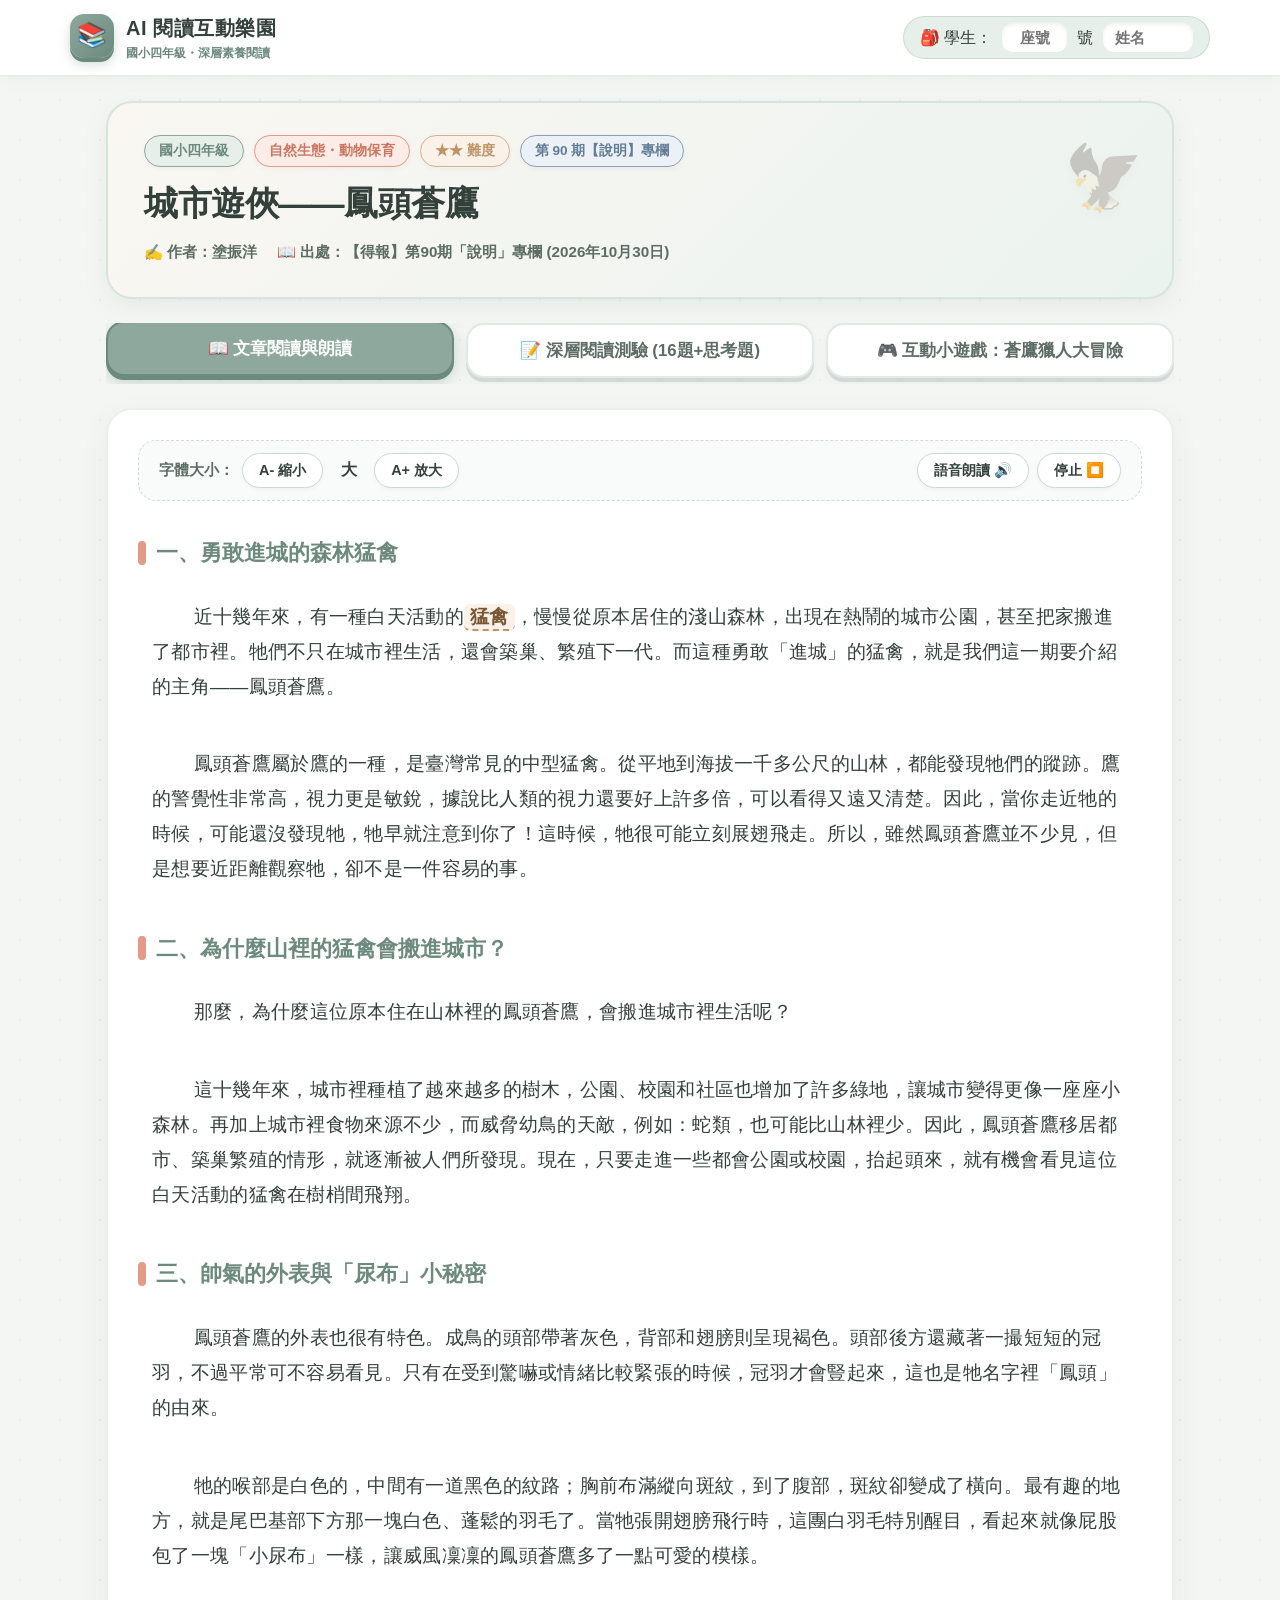
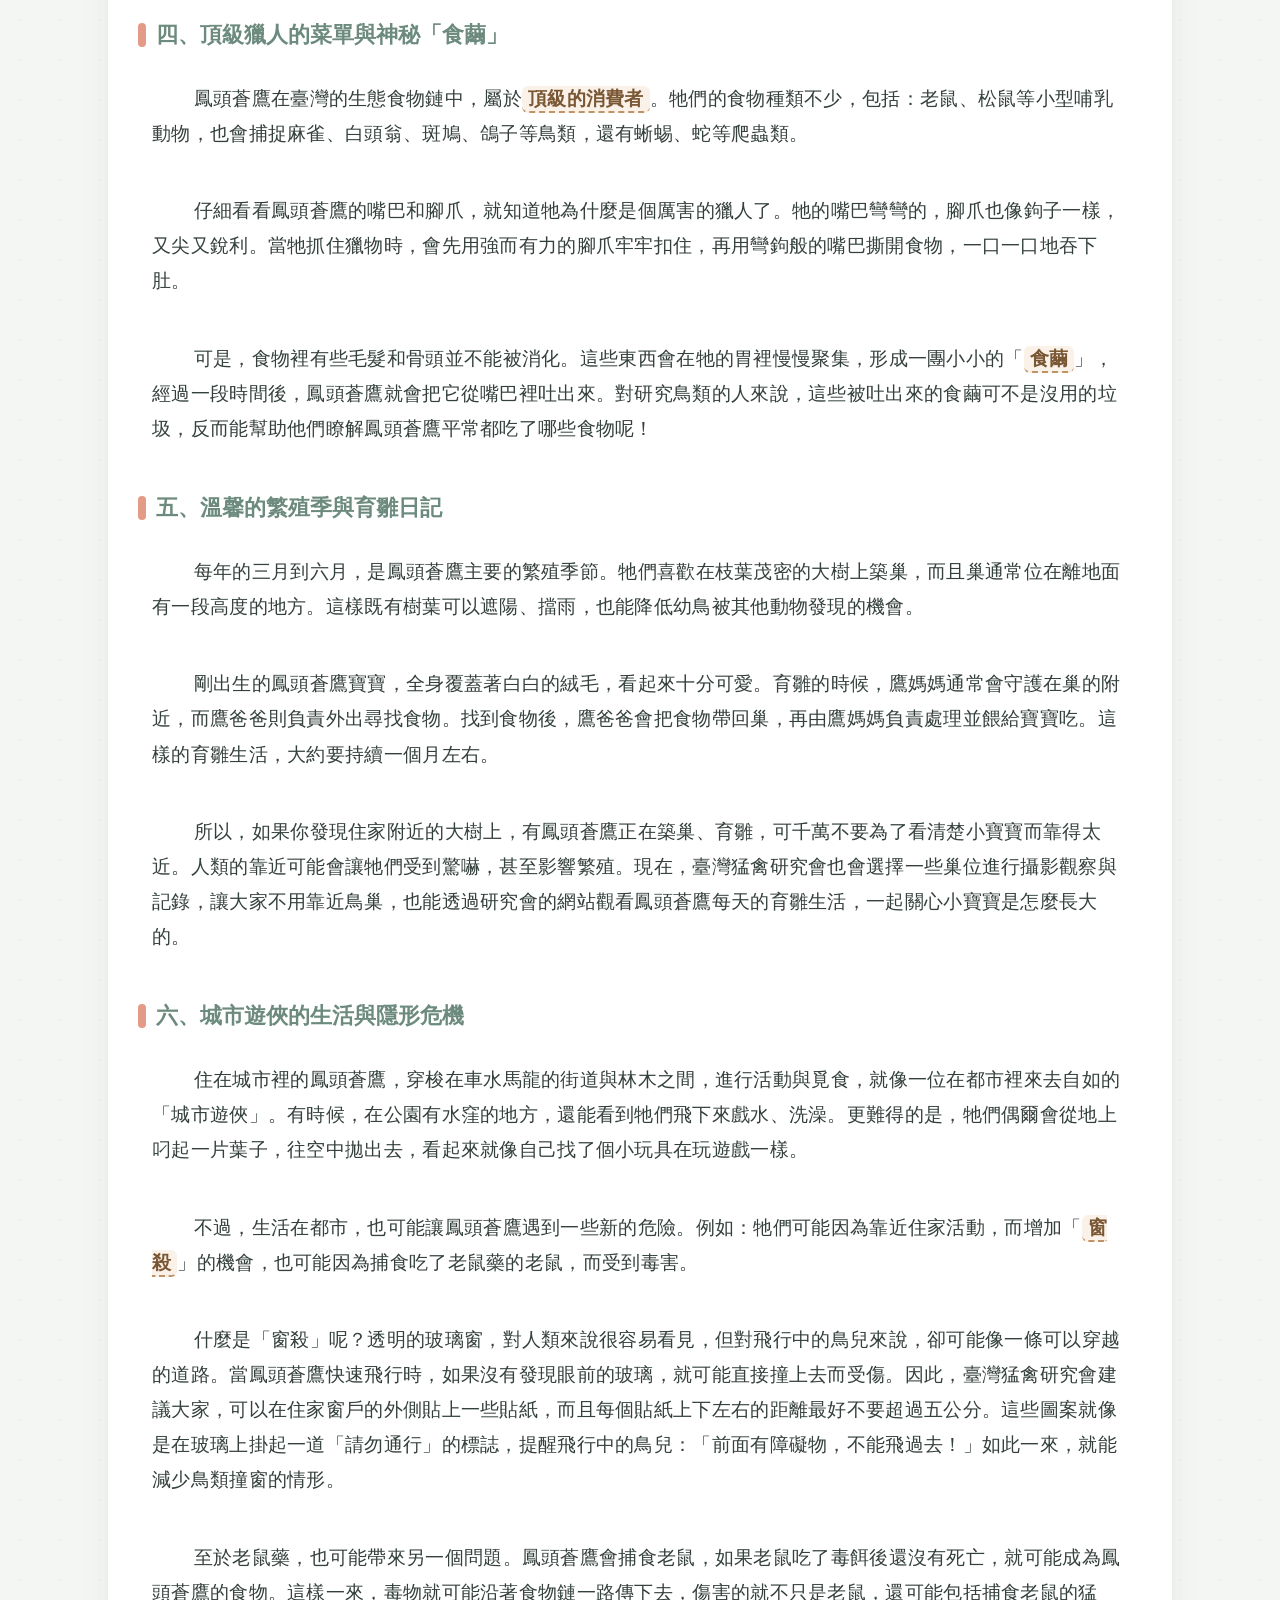
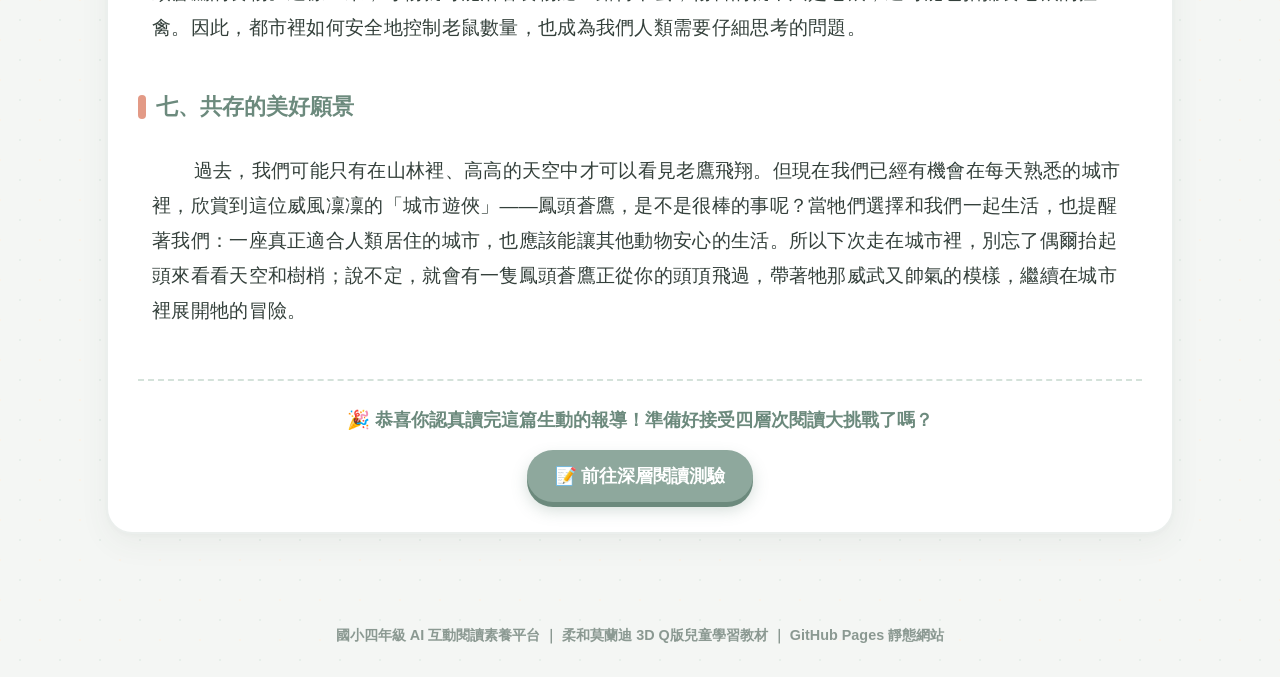
<file: index2.html>
<!DOCTYPE html>
<html lang="zh-TW">
<head>
  <meta charset="UTF-8">
  <meta name="viewport" content="width=device-width, initial-scale=1.0">
  <title>城市遊俠——鳳頭蒼鷹 - 國小四年級 AI 互動閱讀教室</title>
  <link rel="stylesheet" href="style.css">
</head>
<body>

  <!-- 頂部導覽列 -->
  <header class="top-nav">
    <div class="nav-container">
      <a href="index.htm" class="logo-area" title="返回閱讀首頁">
        <div class="logo-icon-3d">📚</div>
        <div>
          <div class="logo-title">AI 閱讀互動樂園</div>
          <div class="logo-subtitle">國小四年級・深層素養閱讀</div>
        </div>
      </a>

      <!-- 學生身分輸入列 -->
      <div class="student-bar">
        <span>🎒 學生：</span>
        <input type="text" class="student-input student-seat-input seat" placeholder="座號" maxlength="4">
        <span>號</span>
        <input type="text" class="student-input student-name-input" placeholder="姓名" maxlength="10">
      </div>
    </div>
  </header>

  <!-- 主內容區 -->
  <main class="main-wrapper">

    <!-- 文章標題看板 -->
    <section class="article-header-banner">
      <div class="meta-tags-row">
        <span class="tag-badge tag-sage">國小四年級</span>
        <span class="tag-badge tag-coral">自然生態・動物保育</span>
        <span class="tag-badge tag-clay">★★ 難度</span>
        <span class="tag-badge tag-blue">第 90 期【說明】專欄</span>
      </div>
      <h1 class="article-main-title">城市遊俠——鳳頭蒼鷹</h1>
      <div class="article-sub-info">
        <span>✍️ 作者：塗振洋</span>
        <span>📖 出處：【得報】第90期「說明」專欄 (2026年10月30日)</span>
      </div>
    </section>

    <!-- 功能標籤頁 (Tab Navigation) -->
    <nav class="section-nav-tabs">
      <button class="tab-btn active" data-tab="read" onclick="TabManager.switchTab('read')">
        📖 文章閱讀與朗讀
      </button>
      <button class="tab-btn" data-tab="quiz" onclick="TabManager.switchTab('quiz')">
        📝 深層閱讀測驗 (16題+思考題)
      </button>
      <button class="tab-btn" data-tab="game" onclick="TabManager.switchTab('game')">
        🎮 互動小遊戲：蒼鷹獵人大冒險
      </button>
    </nav>

    <!-- ==================== 第一分頁：文章閱讀區 ==================== -->
    <section id="read-section" class="content-section">
      <div class="morandi-card">
        <!-- 閱讀輔助工具列 -->
        <div class="reading-toolbar">
          <div class="tool-group">
            <span style="font-weight: 800; font-size: 0.95rem; color: var(--text-secondary);">字體大小：</span>
            <button class="btn-tool" onclick="FontResizer.decrease()">A- 縮小</button>
            <span id="font-size-label" style="font-weight:800; min-width:35px; text-align:center;">大</span>
            <button class="btn-tool" onclick="FontResizer.increase()">A+ 放大</button>
          </div>

          <div class="tool-group">
            <button id="btn-speech-toggle" class="btn-tool" onclick="SpeechManager.speakAll()">
              <span>語音朗讀 🔊</span>
            </button>
            <button class="btn-tool" onclick="SpeechManager.stop()">
              <span>停止 ⏹️</span>
            </button>
          </div>
        </div>

        <!-- 文章內文掛載點 -->
        <article class="article-body" id="article-content-body">
          
          <h2 class="article-section-title">一、勇敢進城的森林猛禽</h2>
          <p class="reading-paragraph">
            近十幾年來，有一種白天活動的<span class="vocab-bubble" title="兇猛肉食性的鳥類">猛禽</span>，慢慢從原本居住的淺山森林，出現在熱鬧的城市公園，甚至把家搬進了都市裡。牠們不只在城市裡生活，還會築巢、繁殖下一代。而這種勇敢「進城」的猛禽，就是我們這一期要介紹的主角——鳳頭蒼鷹。
          </p>
          <p class="reading-paragraph">
            鳳頭蒼鷹屬於鷹的一種，是臺灣常見的中型猛禽。從平地到海拔一千多公尺的山林，都能發現牠們的蹤跡。鷹的警覺性非常高，視力更是敏銳，據說比人類的視力還要好上許多倍，可以看得又遠又清楚。因此，當你走近牠的時候，可能還沒發現牠，牠早就注意到你了！這時候，牠很可能立刻展翅飛走。所以，雖然鳳頭蒼鷹並不少見，但是想要近距離觀察牠，卻不是一件容易的事。
          </p>

          <h2 class="article-section-title">二、為什麼山裡的猛禽會搬進城市？</h2>
          <p class="reading-paragraph">
            那麼，為什麼這位原本住在山林裡的鳳頭蒼鷹，會搬進城市裡生活呢？
          </p>
          <p class="reading-paragraph">
            這十幾年來，城市裡種植了越來越多的樹木，公園、校園和社區也增加了許多綠地，讓城市變得更像一座座小森林。再加上城市裡食物來源不少，而威脅幼鳥的天敵，例如：蛇類，也可能比山林裡少。因此，鳳頭蒼鷹移居都市、築巢繁殖的情形，就逐漸被人們所發現。現在，只要走進一些都會公園或校園，抬起頭來，就有機會看見這位白天活動的猛禽在樹梢間飛翔。
          </p>

          <h2 class="article-section-title">三、帥氣的外表與「尿布」小秘密</h2>
          <p class="reading-paragraph">
            鳳頭蒼鷹的外表也很有特色。成鳥的頭部帶著灰色，背部和翅膀則呈現褐色。頭部後方還藏著一撮短短的冠羽，不過平常可不容易看見。只有在受到驚嚇或情緒比較緊張的時候，冠羽才會豎起來，這也是牠名字裡「鳳頭」的由來。
          </p>
          <p class="reading-paragraph">
            牠的喉部是白色的，中間有一道黑色的紋路；胸前布滿縱向斑紋，到了腹部，斑紋卻變成了橫向。最有趣的地方，就是尾巴基部下方那一塊白色、蓬鬆的羽毛了。當牠張開翅膀飛行時，這團白羽毛特別醒目，看起來就像屁股包了一塊「小尿布」一樣，讓威風凜凜的鳳頭蒼鷹多了一點可愛的模樣。
          </p>

          <h2 class="article-section-title">四、頂級獵人的菜單與神秘「食繭」</h2>
          <p class="reading-paragraph">
            鳳頭蒼鷹在臺灣的生態食物鏈中，屬於<span class="vocab-bubble" title="位在食物鏈最上層，捕食其他動物">頂級的消費者</span>。牠們的食物種類不少，包括：老鼠、松鼠等小型哺乳動物，也會捕捉麻雀、白頭翁、斑鳩、鴿子等鳥類，還有蜥蜴、蛇等爬蟲類。
          </p>
          <p class="reading-paragraph">
            仔細看看鳳頭蒼鷹的嘴巴和腳爪，就知道牠為什麼是個厲害的獵人了。牠的嘴巴彎彎的，腳爪也像鉤子一樣，又尖又銳利。當牠抓住獵物時，會先用強而有力的腳爪牢牢扣住，再用彎鉤般的嘴巴撕開食物，一口一口地吞下肚。
          </p>
          <p class="reading-paragraph">
            可是，食物裡有些毛髮和骨頭並不能被消化。這些東西會在牠的胃裡慢慢聚集，形成一團小小的「<span class="vocab-bubble" title="鳥類無法消化而吐出的一團毛髮骨骼">食繭</span>」，經過一段時間後，鳳頭蒼鷹就會把它從嘴巴裡吐出來。對研究鳥類的人來說，這些被吐出來的食繭可不是沒用的垃圾，反而能幫助他們瞭解鳳頭蒼鷹平常都吃了哪些食物呢！
          </p>

          <h2 class="article-section-title">五、溫馨的繁殖季與育雛日記</h2>
          <p class="reading-paragraph">
            每年的三月到六月，是鳳頭蒼鷹主要的繁殖季節。牠們喜歡在枝葉茂密的大樹上築巢，而且巢通常位在離地面有一段高度的地方。這樣既有樹葉可以遮陽、擋雨，也能降低幼鳥被其他動物發現的機會。
          </p>
          <p class="reading-paragraph">
            剛出生的鳳頭蒼鷹寶寶，全身覆蓋著白白的絨毛，看起來十分可愛。育雛的時候，鷹媽媽通常會守護在巢的附近，而鷹爸爸則負責外出尋找食物。找到食物後，鷹爸爸會把食物帶回巢，再由鷹媽媽負責處理並餵給寶寶吃。這樣的育雛生活，大約要持續一個月左右。
          </p>
          <p class="reading-paragraph">
            所以，如果你發現住家附近的大樹上，有鳳頭蒼鷹正在築巢、育雛，可千萬不要為了看清楚小寶寶而靠得太近。人類的靠近可能會讓牠們受到驚嚇，甚至影響繁殖。現在，臺灣猛禽研究會也會選擇一些巢位進行攝影觀察與記錄，讓大家不用靠近鳥巢，也能透過研究會的網站觀看鳳頭蒼鷹每天的育雛生活，一起關心小寶寶是怎麼長大的。
          </p>

          <h2 class="article-section-title">六、城市遊俠的生活與隱形危機</h2>
          <p class="reading-paragraph">
            住在城市裡的鳳頭蒼鷹，穿梭在車水馬龍的街道與林木之間，進行活動與覓食，就像一位在都市裡來去自如的「城市遊俠」。有時候，在公園有水窪的地方，還能看到牠們飛下來戲水、洗澡。更難得的是，牠們偶爾會從地上叼起一片葉子，往空中拋出去，看起來就像自己找了個小玩具在玩遊戲一樣。
          </p>
          <p class="reading-paragraph">
            不過，生活在都市，也可能讓鳳頭蒼鷹遇到一些新的危險。例如：牠們可能因為靠近住家活動，而增加「<span class="vocab-bubble" title="鳥類誤認玻璃為通道而高速撞擊傷亡">窗殺</span>」的機會，也可能因為捕食吃了老鼠藥的老鼠，而受到毒害。
          </p>
          <p class="reading-paragraph">
            什麼是「窗殺」呢？透明的玻璃窗，對人類來說很容易看見，但對飛行中的鳥兒來說，卻可能像一條可以穿越的道路。當鳳頭蒼鷹快速飛行時，如果沒有發現眼前的玻璃，就可能直接撞上去而受傷。因此，臺灣猛禽研究會建議大家，可以在住家窗戶的外側貼上一些貼紙，而且每個貼紙上下左右的距離最好不要超過五公分。這些圖案就像是在玻璃上掛起一道「請勿通行」的標誌，提醒飛行中的鳥兒：「前面有障礙物，不能飛過去！」如此一來，就能減少鳥類撞窗的情形。
          </p>
          <p class="reading-paragraph">
            至於老鼠藥，也可能帶來另一個問題。鳳頭蒼鷹會捕食老鼠，如果老鼠吃了毒餌後還沒有死亡，就可能成為鳳頭蒼鷹的食物。這樣一來，毒物就可能沿著食物鏈一路傳下去，傷害的就不只是老鼠，還可能包括捕食老鼠的猛禽。因此，都市裡如何安全地控制老鼠數量，也成為我們人類需要仔細思考的問題。
          </p>

          <h2 class="article-section-title">七、共存的美好願景</h2>
          <p class="reading-paragraph">
            過去，我們可能只有在山林裡、高高的天空中才可以看見老鷹飛翔。但現在我們已經有機會在每天熟悉的城市裡，欣賞到這位威風凜凜的「城市遊俠」——鳳頭蒼鷹，是不是很棒的事呢？當牠們選擇和我們一起生活，也提醒著我們：一座真正適合人類居住的城市，也應該能讓其他動物安心的生活。所以下次走在城市裡，別忘了偶爾抬起頭來看看天空和樹梢；說不定，就會有一隻鳳頭蒼鷹正從你的頭頂飛過，帶著牠那威武又帥氣的模樣，繼續在城市裡展開牠的冒險。
          </p>

        </article>

        <!-- 閱讀完成引導至測驗 -->
        <div style="text-align: center; margin-top: 40px; padding-top: 24px; border-top: 2px dashed #D4E2DA;">
          <p style="font-size: 1.15rem; font-weight: 700; color: var(--morandi-sage-dark); margin-bottom: 16px;">
            🎉 恭喜你認真讀完這篇生動的報導！準備好接受四層次閱讀大挑戰了嗎？
          </p>
          <button class="btn-3d btn-3d-sage" onclick="TabManager.switchTab('quiz')">
            📝 前往深層閱讀測驗
          </button>
        </div>
      </div>
    </section>

    <!-- ==================== 第二分頁：深層閱讀測驗區 ==================== -->
    <section id="quiz-section" class="content-section" style="display: none;">
      <div class="morandi-card">
        <div class="quiz-header-bar">
          <div>
            <h2 style="font-size: 1.6rem; font-weight: 900; color: var(--text-primary); margin-bottom: 6px;">
              四層次理解挑戰題
            </h2>
            <div style="color: var(--text-secondary); font-size: 0.95rem;">
              共 16 題選擇題（每層次 4 題）＋ 1 題開放式生活思考題
            </div>
          </div>
          <div class="quiz-score-badge" id="quiz-progress-text">
            已作答：0 / 16 題
          </div>
        </div>

        <!-- 四層次篩選切換標籤 -->
        <div class="level-filter-bar" style="margin-bottom: 24px;">
          <span style="font-weight: 800; font-size: 0.95rem; align-self: center; margin-right: 6px;">題目層次：</span>
          <button class="level-filter-pill active" data-level="all" onclick="QuizEngine.filterLevel('all')">全部題目 (16)</button>
          <button class="level-filter-pill" data-level="1" onclick="QuizEngine.filterLevel('1')">層次一：提取訊息 (4)</button>
          <button class="level-filter-pill" data-level="2" onclick="QuizEngine.filterLevel('2')">層次二：推論訊息 (4)</button>
          <button class="level-filter-pill" data-level="3" onclick="QuizEngine.filterLevel('3')">層次三：詮釋整合 (4)</button>
          <button class="level-filter-pill" data-level="4" onclick="QuizEngine.filterLevel('4')">層次四：比較評估 (4)</button>
        </div>

        <!-- 16 題題目渲染容器 -->
        <div id="quiz-container"></div>

        <!-- 開放式思考題容器 -->
        <div id="open-question-container"></div>

        <!-- 交卷按鈕區 -->
        <div style="text-align: center; margin-top: 36px;">
          <button class="btn-3d btn-3d-coral" style="font-size: 1.25rem; padding: 16px 40px;" onclick="QuizEngine.submitQuiz()">
            🚀 繳交測驗・看成績與詳解
          </button>
        </div>

        <!-- 成績總結診斷報告區 (繳交後展開) -->
        <div id="quiz-summary-card" style="display: none;"></div>
      </div>
    </section>

    <!-- ==================== 第三分頁：主題互動遊戲區 ==================== -->
    <section id="game-section" class="content-section" style="display: none;">
      <div class="morandi-card">
        <div class="game-container">
          <div class="game-hud">
            <div>🎮 關卡：<span id="game-stage-text">1 / 4</span></div>
            <div>🏆 得分：<span id="game-score-text">0</span> 分</div>
            <div>❤️ 生命值：<span id="game-hp-text">❤️❤️❤️</span></div>
          </div>

          <div class="game-stage-screen" id="game-screen-area">
            <!-- 遊戲畫面動態注入 -->
          </div>
        </div>
      </div>
    </section>

  </main>

  <footer class="site-footer">
    <p>國小四年級 AI 互動閱讀素養平台 ｜ 柔和莫蘭迪 3D Q版兒童學習教材 ｜ GitHub Pages 靜態網站</p>
  </footer>

  <!-- 引用共用互動核心腳本 -->
  <script src="script.js"></script>

  <!-- 文章專屬資料注入配置 -->
  <script>
    window.ARTICLE_CONFIG = {
      id: "lesson-1",
      pageFile: "index2.html",
      title: "城市遊俠——鳳頭蒼鷹",
      subtitle: "第90期【說明】專欄 / 作者：塗振洋",
      meta: {
        grade: "國小四年級",
        category: "自然生態・動物保育",
        level: "★★ 難度",
        issue: "第 90 期"
      },
      // 16 題四層次題庫（四個層次各 4 題）
      questions: [
        /* ---------- 層次一：提取訊息 (4題) ---------- */
        {
          id: 1,
          level: 1,
          question: "鳳頭蒼鷹在臺灣常見於哪些高度與環境？",
          options: {
            A: "只生活在海拔三千公尺以上的高山",
            B: "從平地到海拔一千多公尺的山林",
            C: "只棲息在無人居住的深海離島",
            D: "只生活在乾燥炎熱的沙漠地區"
          },
          answer: "B",
          explanation: "文中第二段明確提及：『從平地到海拔一千多公尺的山林，都能發現牠們的蹤跡。』",
          sourceQuote: "「從平地到海拔一千多公尺的山林，都能發現牠們的蹤跡。」（第二段）"
        },
        {
          id: 2,
          level: 1,
          question: "鳳頭蒼鷹名字裡的「鳳頭」兩個字，是因為牠外觀有什麼特徵？",
          options: {
            A: "頭頂羽毛是漂亮的鳳凰彩色",
            B: "頭部長得非常像母雞",
            C: "頭部後方藏有一撮短冠羽，緊張或受驚嚇時會豎立",
            D: "嘴巴上方長了一根紅色的大肉冠"
          },
          answer: "C",
          explanation: "文中第六段指出：頭部後方藏著一撮短短的冠羽，只有在受到驚嚇或情緒緊張時才會豎起來，這是名字裡「鳳頭」的由來。",
          sourceQuote: "「頭部後方還藏著一撮短短的冠羽……只有在受到驚嚇或情緒比較緊張的時候，冠羽才會豎起來，這也是牠名字裡『鳳頭』的由來。」（第六段）"
        },
        {
          id: 3,
          level: 1,
          question: "鳳頭蒼鷹吃下獵物後，無法消化的毛髮和骨頭聚集後從嘴裡吐出來的物體稱為什麼？",
          options: {
            A: "鳥糞",
            B: "食繭",
            C: "胃石",
            D: "珍珠"
          },
          answer: "B",
          explanation: "文中第十一段說明：食物裡無法消化的毛髮和骨頭會在胃裡聚集形成小團的「食繭」，之後會從嘴巴吐出來。",
          sourceQuote: "「食物裡有些毛髮和骨頭並不能被消化。這些東西會在牠的胃裡慢慢聚集，形成一團小小的『食繭』，經過一段時間後，鳳頭蒼鷹就會把它從嘴巴裡吐出來。」（第十一段）"
        },
        {
          id: 4,
          level: 1,
          question: "為了預防都市裡的「窗殺」，臺灣猛禽研究會建議在玻璃外側貼貼紙，每個貼紙上下左右間隔最好不要超過多少？",
          options: {
            A: "五公分",
            B: "二十公分",
            C: "五十公分",
            D: "一公尺"
          },
          answer: "A",
          explanation: "第十七段明確建議：在住家窗戶外側貼貼紙，每個貼紙上下左右的距離最好不要超過五公分。",
          sourceQuote: "「每個貼紙上下左右的距離最好不要超過五公分。這些圖案就像是在玻璃上掛起一道『請勿通行』的標誌。」（第十七段）"
        },

        /* ---------- 層次二：推論訊息 (4題) ---------- */
        {
          id: 5,
          level: 2,
          question: "根據文章內容，為什麼人類想要近距離觀察鳳頭蒼鷹並不是一件容易的事？",
          options: {
            A: "因為鳳頭蒼鷹是夜行性動物，白天都在睡覺",
            B: "因為鳳頭蒼鷹警覺性高且視力極敏銳，人類靠近前牠就已警覺飛走",
            C: "因為鳳頭蒼鷹體積太小，肉眼無法看見",
            D: "因為鳳頭蒼鷹會主動攻擊走近的人類"
          },
          answer: "B",
          explanation: "文中第二段提到鷹的警覺性高、視力比人類好許多倍，當你走近時牠早就注意到並飛走了，因此不易近距離觀察。",
          sourceQuote: "「鷹的警覺性非常高，視力更是敏銳……當你走近牠的時候，可能還沒發現牠，牠早就注意到你了！這時候，牠很可能立刻展翅飛走。」（第二段）"
        },
        {
          id: 6,
          level: 2,
          question: "鳳頭蒼鷹選擇在「枝葉茂密的大樹高處」築巢，最主要的用意是什麼？",
          options: {
            A: "方便直接曬日光浴與吹強風",
            B: "遮陽、擋雨，並降低幼鳥被其他天敵發現的危險",
            C: "因為離地面近會太吵雜睡不著",
            D: "樹頂上有現成的鳥巢可以直接接收"
          },
          answer: "B",
          explanation: "文中第十二段指出：在離地有高度的大樹上築巢，既有樹葉遮陽擋雨，也能降低幼鳥被其他動物發現的機會。",
          sourceQuote: "「在枝葉茂密的大樹上築巢，而且巢通常位在離地面有一段高度的地方。這樣既有樹葉可以遮陽、擋雨，也能降低幼鳥被其他動物發現的機會。」（第十二段）"
        },
        {
          id: 7,
          level: 2,
          question: "為什麼研究鳥類的專家會特別重視鳳頭蒼鷹吐出的「食繭」？",
          options: {
            A: "可以拿去市場販售做成中藥材",
            B: "可以分析其中毛髮骨骼，瞭解鳳頭蒼鷹在都市的攝食習性與獵物種類",
            C: "可以拿來當作大樹施肥的珍貴肥料",
            D: "能證明鳳頭蒼鷹的消化器官生病了"
          },
          answer: "B",
          explanation: "第十一段提及：吐出來的食繭不是垃圾，反而能幫助研究學者瞭解鳳頭蒼鷹平常都吃了哪些食物。",
          sourceQuote: "「對研究鳥類的人來說，這些被吐出來的食繭可不是沒用的垃圾，反而能幫助他們瞭解鳳頭蒼鷹平常都吃了哪些食物呢！」（第十一段）"
        },
        {
          id: 8,
          level: 2,
          question: "在長達約一個月的育雛期間，鷹爸爸和鷹媽媽是如何分工合作照顧寶寶的？",
          options: {
            A: "鷹爸爸守在巢邊，鷹媽媽全天外出抓老鼠",
            B: "鷹爸爸負責外出尋找獵物，鷹媽媽留守在巢附近並餵食寶寶",
            C: "由鳥寶寶自己練習飛出去抓蟲吃",
            D: "鷹爸爸鷹媽媽一起飛走，讓猛禽研究會志工餵食"
          },
          answer: "B",
          explanation: "第十三段說明：鷹媽媽守護在巢附近，鷹爸爸負責外出覓食帶回巢，再由鷹媽媽負責處理並餵食寶寶。",
          sourceQuote: "「鷹媽媽通常會守護在巢的附近，而鷹爸爸則負責外出尋找食物。找到食物後，鷹爸爸會把食物帶回巢，再由鷹媽媽負責處理並餵給寶寶吃。」（第十三段）"
        },

        /* ---------- 層次三：詮釋整合 (4題) ---------- */
        {
          id: 9,
          level: 3,
          question: "統整文章內容，下列哪一項「不是」鳳頭蒼鷹近年來逐漸搬進都市生活的原因？",
          options: {
            A: "都市公園、校園綠地增加，像是一座座小森林",
            B: "都市裡有老鼠、鳥類等充足的食物來源",
            C: "威脅幼鳥的天敵（如蛇類）可能比山林少",
            D: "都市的大馬路開闊，適合群體遷徙避寒"
          },
          answer: "D",
          explanation: "第四段說明移居都市的三大原因：綠地樹木增加、食物來源不少、天敵（如蛇類）較山林少；選項 D 並非文章所述原因。",
          sourceQuote: "「城市裡種植了越來越多的樹木……綠地讓城市變得更像一座座小森林。再加上城市裡食物來源不少，而威脅幼鳥的天敵，例如：蛇類，也可能比山林裡少。」（第四段）"
        },
        {
          id: 10,
          level: 3,
          question: "作者為什麼把住在都市裡的鳳頭蒼鷹比喻為「城市遊俠」？",
          options: {
            A: "因為牠們會像古代俠客一樣幫助人類打小偷",
            B: "因為牠們穿梭在車水馬龍的街林間自由覓食，甚至還會玩拋接樹葉",
            C: "因為牠們只在晚上夜深人靜時才會出沒行俠仗義",
            D: "因為牠們身上穿著像遊俠一樣的黑色斗篷羽毛"
          },
          answer: "B",
          explanation: "第十五段提及鳳頭蒼鷹穿梭在街道與林木間活動覓食，像來去自如的遊俠，還會在水窪戲水、拋葉子玩遊戲。",
          sourceQuote: "「穿梭在車水馬龍的街道與林木之間，進行活動與覓食，就像一位在都市裡來去自如的『城市遊俠』。」（第十五段）"
        },
        {
          id: 11,
          level: 3,
          question: "關於老鼠藥對生態系統造成的威脅，下列哪一個流程最符合「食物鏈毒物傳遞」的現象？",
          options: {
            A: "老鼠吃毒餌 ➔ 尚未死亡被鳳頭蒼鷹捕食 ➔ 毒素累積傷害猛禽",
            B: "鳳頭蒼鷹直接飛到地面搶食老鼠藥餌劑 ➔ 當場中毒",
            C: "老鼠吃毒餌 ➔ 跳入河川 ➔ 導致大樹枯萎無處築巢",
            D: "人類在窗戶上塗抹老鼠藥 ➔ 導致鳥類飛過撞窗"
          },
          answer: "A",
          explanation: "第十八段解釋：老鼠吃了毒餌後未死成為老鷹食物，毒物便沿著食物鏈一路傳遞，傷害捕食老鼠的猛禽。",
          sourceQuote: "「如果老鼠吃了毒餌後還沒有死亡，就可能成為鳳頭蒼鷹的食物。這樣一來，毒物就可能沿著食物鏈一路傳下去……傷害捕食老鼠的猛禽。」（第十八段）"
        },
        {
          id: 12,
          level: 3,
          question: "閱讀全文後，你認為這篇文章最主要的「核心主旨」是什麼？",
          options: {
            A: "呼籲大家到山林裡大量捕捉猛禽當寵物飼養",
            B: "介紹都市害鼠的危害以及滅鼠藥的成分",
            C: "介紹鳳頭蒼鷹進城的生活特徵與困境，喚起人與野生動物和諧共存的生態意識",
            D: "教導大家如何在玻璃窗上畫畫彩繪"
          },
          answer: "C",
          explanation: "整篇文章從鳳頭蒼鷹的外貌、食性、繁殖，介紹到窗殺與藥害，最後結語呼籲建立人與動物能安心生活的城市，主旨為 C。",
          sourceQuote: "「當牠們選擇和我們一起生活，也提醒著我們：一座真正適合人類居住的城市，也應該能讓其他動物安心的生活。」（第十九段）"
        },

        /* ---------- 層次四：比較評估 (4題) ---------- */
        {
          id: 13,
          level: 4,
          question: "作者描寫鳳頭蒼鷹尾部蓬鬆白羽毛時，用了「像屁股包了一塊小尿布」的比喻，這樣寫作有什麼好處？",
          options: {
            A: "嘲笑鳳頭蒼鷹很幼稚不會自己上廁所",
            B: "運用生動貼切的形象化比喻，化解猛禽的威猛嚴肅感，增添趣味與親和力",
            C: "向大家介紹真正給寵物鳥穿尿布的方法",
            D: "表示鳳頭蒼鷹其實還沒有長大成鳥"
          },
          answer: "B",
          explanation: "第七段作者用幽默的生活譬喻形容白羽毛，讓四年級小學生在閱讀時產生親近感與生動畫面。",
          sourceQuote: "「當牠張開翅膀飛行時，這團白羽毛特別醒目，看起來就像屁股包了一塊『小尿布』一樣，讓威風凜凜的鳳頭蒼鷹多了一點可愛的模樣。」（第七段）"
        },
        {
          id: 14,
          level: 4,
          question: "如果學校或住家附近的大樹上有鳳頭蒼鷹正在育雛，根據文章作者與猛禽研究會的觀點，下列哪一種做法最值得讚賞？",
          options: {
            A: "拿長竹竿去戳鳥巢確認小寶寶長出羽毛了沒",
            B: "搬梯子爬到樹上近距離天天打閃光燈拍照打卡",
            C: "在樹下大聲放音樂慶祝老鷹誕生",
            D: "保持尊重距離不上前驚擾，並可利用猛禽研究會的遠距即時影像關心育雛"
          },
          answer: "D",
          explanation: "第十四段特別叮嚀：千萬不要靠得太近以免驚嚇影響繁殖，建議透過研究會攝影直播觀看。",
          sourceQuote: "「可千萬不要為了看清楚小寶寶而靠得太近。人類的靠近可能會讓牠們受到驚嚇，甚至影響繁殖……可以透過研究會的網站觀看每天的育雛生活。」（第十四段）"
        },
        {
          id: 15,
          level: 4,
          question: "文章最後提到：「一座真正適合人類居住的城市，也應該能讓其他動物安心的生活。」這句話表達了怎樣的價值觀？",
          options: {
            A: "城市發展只能為人類利益著想，野生動物必須全面遷出",
            B: "城市的文明與永續發展，應建立在友善生態環境、與野生動物共生共榮的基礎上",
            C: "所有的城市大樓都應該拆除改建為原始森林",
            D: "只要人類生活方便，動物會不會撞窗都無所謂"
          },
          answer: "B",
          explanation: "作者在第十九段結語提出進步城市的真諦：一座好城市不僅讓人類幸福，也能為其他野生生靈提供安全的生存空間。",
          sourceQuote: "「一座真正適合人類居住的城市，也應該能讓其他動物安心的生活。」（第十九段）"
        },
        {
          id: 16,
          level: 4,
          question: "請分析作者在撰寫這篇科普說明文時的「段落安排結構」，下列何者最符合全文的佈局？",
          options: {
            A: "先寫老鼠藥的成分 ➔ 再介紹各種鳥類 ➔ 最後批判城市建築",
            B: "以進城現象引起好奇 ➔ 介紹外貌習性與繁殖 ➔ 探討都會生存危機 ➔ 提出共存期許",
            C: "一開頭就指責人類破壞大自然 ➔ 接著寫鳳頭蒼鷹飛去外太空",
            D: "從鳳頭蒼鷹的死亡 ➔ 倒敘到出生 ➔ 完全沒有提到城市環境"
          },
          answer: "B",
          explanation: "文章結構從發現猛禽進城的現象切入，依序說明習性、育雛，進而點出都市帶來的窗殺與毒害，最後昇華為生態共存理念，層次分明。",
          sourceQuote: "全文結構：現象引起動機（段1-4）➔ 外型特徵與獵食（段5-11）➔ 育雛繁殖（段12-14）➔ 都市危機窗殺與毒餌（段15-18）➔ 共存總結（段19）"
        }
      ],

      // 開放式思考題
      openQuestion: {
        prompt: "【生活實踐題】在我們生活的校園或社區中，除了鳳頭蒼鷹，你還觀察過哪些野生小動物（例如：麻雀、白頭翁、松鼠或攀木蜥蜴）？請結合課文提到的「防窗殺貼紙」或「老鼠藥食物鏈危害」，提出一個你可以和同學或家人一起實踐的「校園／社區友善動物小行動」，並說明你的理由。",
        hint: "可以想想看：教室窗戶是否能貼防撞標記？或是如何安全減少垃圾廚餘，避免依賴老鼠藥？"
      },

      // 互動小遊戲（關卡邏輯）
      initGame: function() {
        const gameData = [
          {
            stage: 1,
            title: "【第一關：蒼鷹肚子餓了】",
            desc: "鳳頭蒼鷹在樹梢尋找獵物，下列哪一個是牠自然健康的天然獵物？",
            options: [
              { icon: "🐦", name: "麻雀／斑鳩", isSafe: true, feedback: "答對了！小型鳥類是鳳頭蒼鷹常捕食的自然獵物！" },
              { icon: "☠️", name: "吃了毒餌的老鼠", isSafe: false, feedback: "危險！吃了老鼠藥的老鼠會讓毒素沿食物鏈傷害老鷹！" },
              { icon: "🧃", name: "遊客丟棄的塑膠飲料盒", isSafe: false, feedback: "錯誤！人工垃圾無法消化，千萬不能吃！" }
            ]
          },
          {
            stage: 2,
            title: "【第二關：高空飛行巡邏】",
            desc: "前方有大樓建築，鳳頭蒼鷹要往哪裡飛行才是安全的？",
            options: [
              { icon: "🪟", name: "貼有5公分間隔貼紙的防撞窗戶外側", isSafe: true, feedback: "太棒了！貼紙就像『請勿通行』標誌，能有效防止鳥類撞窗！" },
              { icon: "🪞", name: "大片完全透明乾淨的反光落地窗", isSafe: false, feedback: "危險！透明玻璃會讓鳥類誤認是可以穿越的通道造成『窗殺』！" },
              { icon: "⚡", name: "裸露的高壓電線桿縫隙", isSafe: false, feedback: "危險！太靠近電線可能有觸電受傷風險！" }
            ]
          },
          {
            stage: 3,
            title: "【第三關：溫馨育雛大作戰】",
            desc: "每年的三到六月是繁殖期，鳳頭蒼鷹最適合在哪裡築巢照顧小寶寶？",
            options: [
              { icon: "🌳", name: "枝葉茂密的大樹高處", isSafe: true, feedback: "完全正確！枝葉茂密能遮陽擋雨，離地有高度能避免天敵發現！" },
              { icon: "⛺", name: "公園人來人往的草地上", isSafe: false, feedback: "危險！地面有太多人群與犬貓干擾，寶寶很容易受害！" },
              { icon: "🚗", name: "馬路正中央的安全島矮灌木", isSafe: false, feedback: "危險！車水馬龍噪音與廢氣過多，不適宜育雛！" }
            ]
          },
          {
            stage: 4,
            title: "【第四關：我是友善城市小特使】",
            desc: "如果發現校園大樹上有鳳頭蒼鷹正在築巢，身為四年級學生的我們應該怎麼做？",
            options: [
              { icon: "🔭", name: "保持適當距離靜靜觀察，或看猛禽會直播", isSafe: true, feedback: "恭喜答對！不驚擾動物才是真正愛護自然的表現！" },
              { icon: "📸", name: "爬到樹上開大閃光燈近距離跟鳥寶寶自拍", isSafe: false, feedback: "錯誤！強光與靠近會讓鷹爸媽受到驚嚇甚至棄巢！" },
              { icon: "🍟", name: "把吃剩下的薯條和熱狗丟進鳥巢餵食", isSafe: false, feedback: "錯誤！人類加工食品重油高鹽，會害小鳥生病！" }
            ]
          }
        ];

        let currentStageIdx = 0;
        let score = 0;
        let hp = 3;

        function updateHUD() {
          const stageEl = document.getElementById("game-stage-text");
          const scoreEl = document.getElementById("game-score-text");
          const hpEl = document.getElementById("game-hp-text");
          if (stageEl) stageEl.innerText = `${currentStageIdx + 1} / ${gameData.length}`;
          if (scoreEl) scoreEl.innerText = score;
          if (hpEl) hpEl.innerText = "❤️".repeat(Math.max(0, hp));
        }

        function renderStage() {
          const screen = document.getElementById("game-screen-area");
          if (!screen) return;

          if (hp <= 0) {
            SoundPlayer.wrong();
            screen.innerHTML = `
              <div class="game-intro-card">
                <div style="font-size: 54px; margin-bottom: 12px;">💔</div>
                <h3 style="font-size: 1.5rem; font-weight:900; color:var(--morandi-danger); margin-bottom:8px;">冒險挑戰未完成</h3>
                <p style="color:var(--text-secondary); margin-bottom:16px;">城市中有不少危險威脅著猛禽，再複習一下課文重新挑戰吧！</p>
                <button class="btn-3d btn-3d-coral" onclick="window.ARTICLE_CONFIG.initGame()">🔄 重新開始冒險</button>
              </div>
            `;
            return;
          }

          if (currentStageIdx >= gameData.length) {
            SoundPlayer.victory();
            screen.innerHTML = `
              <div class="game-intro-card">
                <div style="font-size: 60px; margin-bottom: 12px;">🏅</div>
                <h3 style="font-size: 1.6rem; font-weight:900; color:var(--morandi-sage-dark); margin-bottom:8px;">恭喜榮獲【城市小小生態特使】勳章！</h3>
                <p style="color:var(--text-secondary); line-height:1.6; margin-bottom:16px;">
                  太棒了！你獲得了 <strong>${score}</strong> 分！你已經深刻了解鳳頭蒼鷹在都市的生活智慧與保育方法，讓我們一起為友善動物城市盡一份心力！
                </p>
                <div style="display:flex; justify-content:center; gap:12px;">
                  <button class="btn-3d btn-3d-sage" onclick="window.ARTICLE_CONFIG.initGame()">🎮 再玩一次</button>
                  <button class="btn-3d btn-3d-blue" onclick="TabManager.switchTab('quiz')">📝 進行閱讀測驗</button>
                </div>
              </div>
            `;
            return;
          }

          const current = gameData[currentStageIdx];
          updateHUD();

          let cardsHtml = "";
          current.options.forEach((opt, idx) => {
            cardsHtml += `
              <div class="game-choice-card" onclick="window.handleGameChoice(${idx})">
                <div class="game-card-icon">${opt.icon}</div>
                <div class="game-card-title">${opt.name}</div>
              </div>
            `;
          });

          screen.innerHTML = `
            <div style="background: rgba(255,255,255,0.92); border-radius: 16px; padding: 20px; max-width: 600px; width: 100%; box-shadow: 0 4px 14px rgba(0,0,0,0.06);">
              <h3 style="font-size: 1.3rem; font-weight: 800; color: var(--morandi-sage-dark); margin-bottom: 6px;">${current.title}</h3>
              <p style="font-size: 1.05rem; font-weight: 700; color: var(--text-primary); margin-bottom: 16px;">${current.desc}</p>
              <div class="game-cards-container">
                ${cardsHtml}
              </div>
              <div id="game-feedback-box" style="margin-top: 12px; font-weight: 700; font-size: 0.95rem; min-height: 24px;"></div>
            </div>
          `;
        }

        window.handleGameChoice = function(choiceIdx) {
          const current = gameData[currentStageIdx];
          const chosen = current.options[choiceIdx];
          const fbBox = document.getElementById("game-feedback-box");

          if (chosen.isSafe) {
            score += 25;
            SoundPlayer.correct();
            if (fbBox) fbBox.innerHTML = `<span style="color:var(--morandi-success);">⭕ 正確！${chosen.feedback}</span>`;
            setTimeout(() => {
              currentStageIdx++;
              renderStage();
            }, 1200);
          } else {
            hp--;
            SoundPlayer.wrong();
            updateHUD();
            if (fbBox) fbBox.innerHTML = `<span style="color:var(--morandi-danger);">❌ 哎呀！${chosen.feedback}</span>`;
            if (hp <= 0) {
              setTimeout(() => {
                renderStage();
              }, 1200);
            }
          }
        };

        renderStage();
      }
    };
  </script>
</body>
</html>
</file>
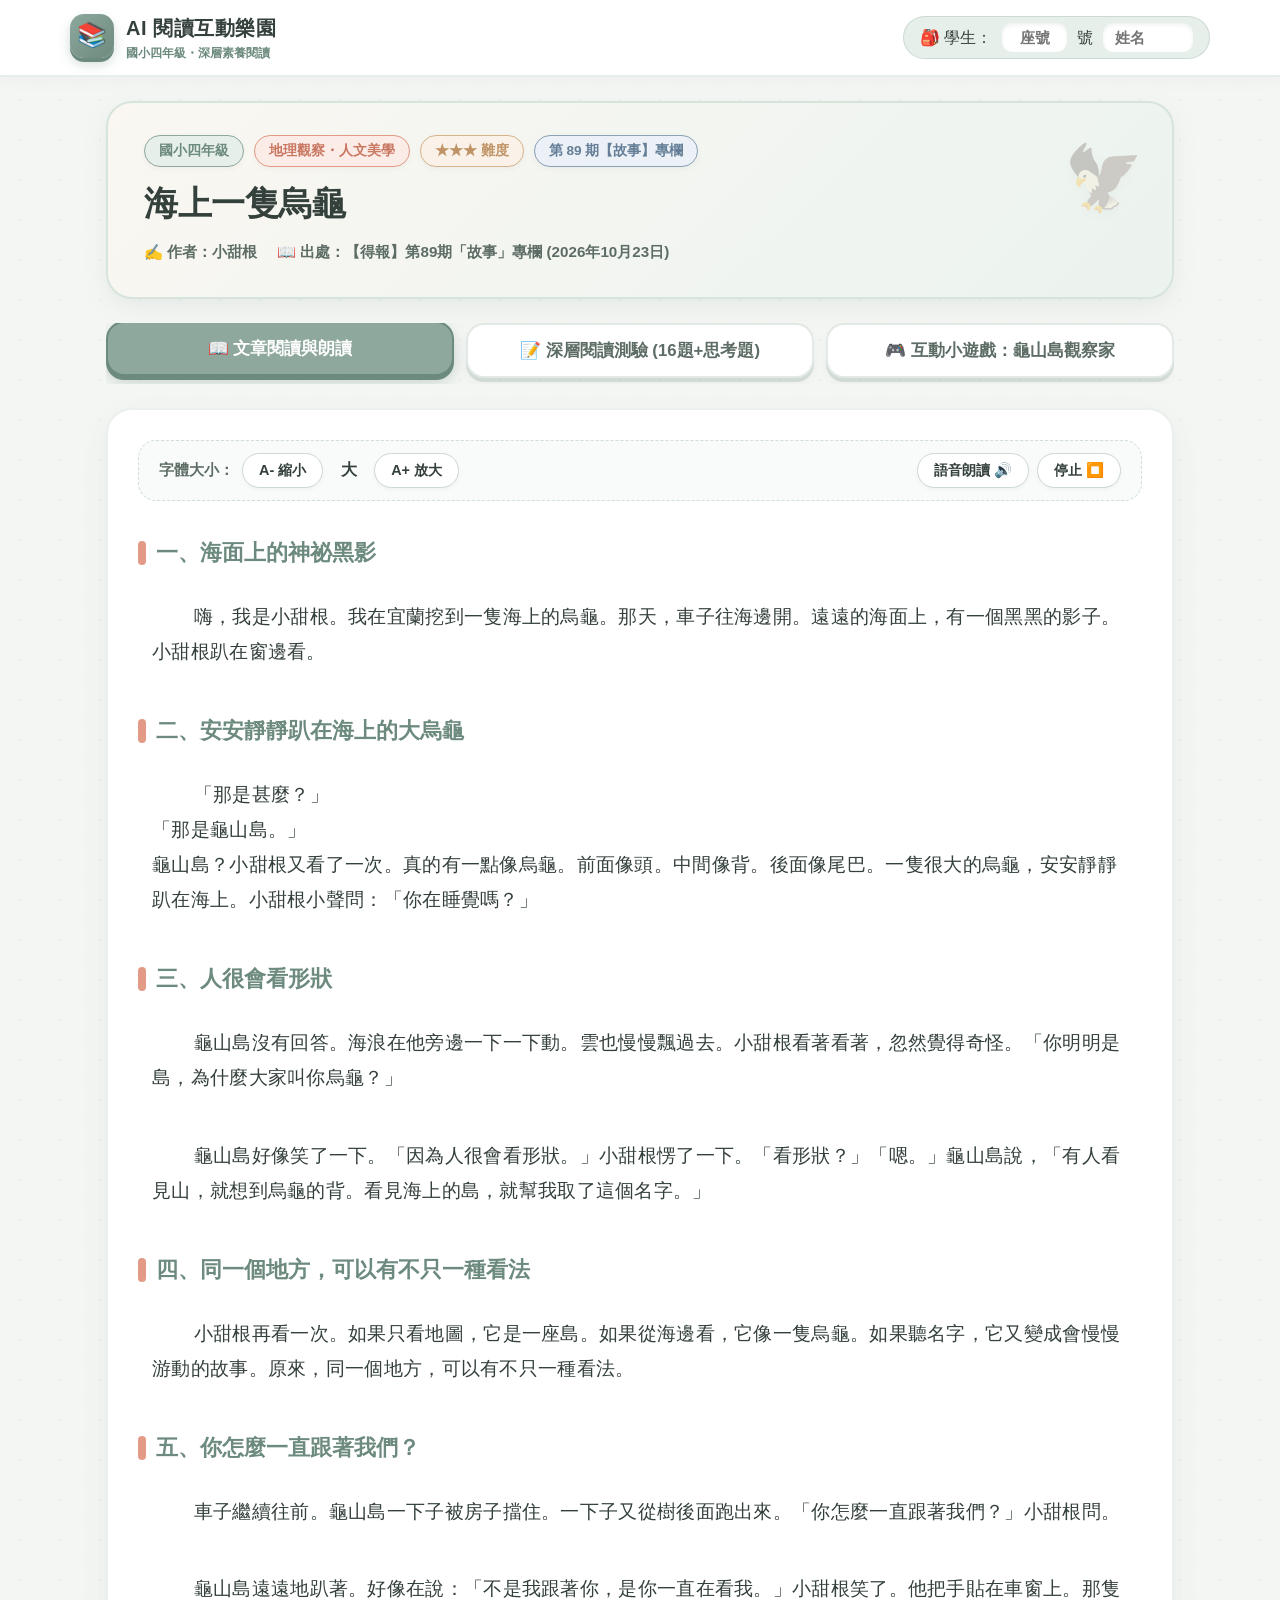
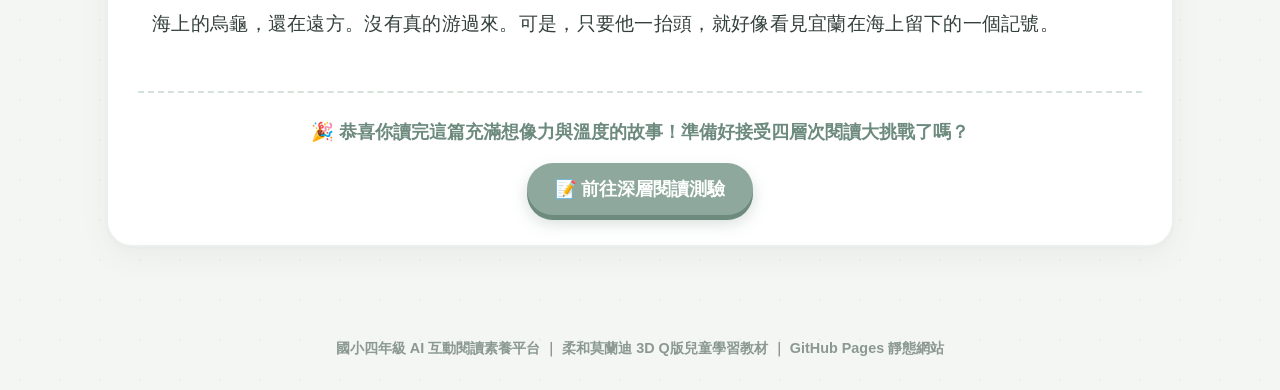
<file: index3.html>
<!DOCTYPE html>
<html lang="zh-TW">
<head>
  <meta charset="UTF-8">
  <meta name="viewport" content="width=device-width, initial-scale=1.0">
  <title>海上一隻烏龜 - 國小四年級 AI 互動閱讀教室</title>
  <link rel="stylesheet" href="style.css">
</head>
<body>

  <!-- 頂部導覽列 -->
  <header class="top-nav">
    <div class="nav-container">
      <a href="index.htm" class="logo-area" title="返回閱讀首頁">
        <div class="logo-icon-3d">📚</div>
        <div>
          <div class="logo-title">AI 閱讀互動樂園</div>
          <div class="logo-subtitle">國小四年級・深層素養閱讀</div>
        </div>
      </a>

      <!-- 學生身分輸入列 -->
      <div class="student-bar">
        <span>🎒 學生：</span>
        <input type="text" class="student-input student-seat-input seat" placeholder="座號" maxlength="4">
        <span>號</span>
        <input type="text" class="student-input student-name-input" placeholder="姓名" maxlength="10">
      </div>
    </div>
  </header>

  <!-- 主內容區 -->
  <main class="main-wrapper">

    <!-- 文章標題看板 -->
    <section class="article-header-banner">
      <div class="meta-tags-row">
        <span class="tag-badge tag-sage">國小四年級</span>
        <span class="tag-badge tag-coral">地理觀察・人文美學</span>
        <span class="tag-badge tag-clay">★★★ 難度</span>
        <span class="tag-badge tag-blue">第 89 期【故事】專欄</span>
      </div>
      <h1 class="article-main-title">海上一隻烏龜</h1>
      <div class="article-sub-info">
        <span>✍️ 作者：小甜根</span>
        <span>📖 出處：【得報】第89期「故事」專欄 (2026年10月23日)</span>
      </div>
    </section>

    <!-- 功能標籤頁 (Tab Navigation) -->
    <nav class="section-nav-tabs">
      <button class="tab-btn active" data-tab="read" onclick="TabManager.switchTab('read')">
        📖 文章閱讀與朗讀
      </button>
      <button class="tab-btn" data-tab="quiz" onclick="TabManager.switchTab('quiz')">
        📝 深層閱讀測驗 (16題+思考題)
      </button>
      <button class="tab-btn" data-tab="game" onclick="TabManager.switchTab('game')">
        🎮 互動小遊戲：龜山島觀察家
      </button>
    </nav>

    <!-- ==================== 第一分頁：文章閱讀區 ==================== -->
    <section id="read-section" class="content-section">
      <div class="morandi-card">
        <!-- 閱讀輔助工具列 -->
        <div class="reading-toolbar">
          <div class="tool-group">
            <span style="font-weight: 800; font-size: 0.95rem; color: var(--text-secondary);">字體大小：</span>
            <button class="btn-tool" onclick="FontResizer.decrease()">A- 縮小</button>
            <span id="font-size-label" style="font-weight:800; min-width:35px; text-align:center;">大</span>
            <button class="btn-tool" onclick="FontResizer.increase()">A+ 放大</button>
          </div>

          <div class="tool-group">
            <button id="btn-speech-toggle" class="btn-tool" onclick="SpeechManager.speakAll()">
              <span>語音朗讀 🔊</span>
            </button>
            <button class="btn-tool" onclick="SpeechManager.stop()">
              <span>停止 ⏹️</span>
            </button>
          </div>
        </div>

        <!-- 文章內文掛載點 -->
        <article class="article-body" id="article-content-body">
          
          <h2 class="article-section-title">一、海面上的神祕黑影</h2>
          <p class="reading-paragraph">
            嗨，我是小甜根。我在宜蘭挖到一隻海上的烏龜。那天，車子往海邊開。遠遠的海面上，有一個黑黑的影子。小甜根趴在窗邊看。
          </p>

          <h2 class="article-section-title">二、安安靜靜趴在海上的大烏龜</h2>
          <p class="reading-paragraph">
            「那是甚麼？」<br>
            「那是龜山島。」<br>
            龜山島？小甜根又看了一次。真的有一點像烏龜。前面像頭。中間像背。後面像尾巴。一隻很大的烏龜，安安靜靜趴在海上。小甜根小聲問：「你在睡覺嗎？」
          </p>

          <h2 class="article-section-title">三、人很會看形狀</h2>
          <p class="reading-paragraph">
            龜山島沒有回答。海浪在他旁邊一下一下動。雲也慢慢飄過去。小甜根看著看著，忽然覺得奇怪。「你明明是島，為什麼大家叫你烏龜？」
          </p>
          <p class="reading-paragraph">
            龜山島好像笑了一下。「因為人很會看形狀。」小甜根愣了一下。「看形狀？」「嗯。」龜山島說，「有人看見山，就想到烏龜的背。看見海上的島，就幫我取了這個名字。」
          </p>

          <h2 class="article-section-title">四、同一個地方，可以有不只一種看法</h2>
          <p class="reading-paragraph">
            小甜根再看一次。如果只看地圖，它是一座島。如果從海邊看，它像一隻烏龜。如果聽名字，它又變成會慢慢游動的故事。原來，同一個地方，可以有不只一種看法。
          </p>

          <h2 class="article-section-title">五、你怎麼一直跟著我們？</h2>
          <p class="reading-paragraph">
            車子繼續往前。龜山島一下子被房子擋住。一下子又從樹後面跑出來。「你怎麼一直跟著我們？」小甜根問。
          </p>
          <p class="reading-paragraph">
            龜山島遠遠地趴著。好像在說：「不是我跟著你，是你一直在看我。」小甜根笑了。他把手貼在車窗上。那隻海上的烏龜，還在遠方。沒有真的游過來。可是，只要他一抬頭，就好像看見宜蘭在海上留下的一個記號。
          </p>

        </article>

        <!-- 閱讀完成引導至測驗 -->
        <div style="text-align: center; margin-top: 40px; padding-top: 24px; border-top: 2px dashed #D4E2DA;">
          <p style="font-size: 1.15rem; font-weight: 700; color: var(--morandi-sage-dark); margin-bottom: 16px;">
            🎉 恭喜你讀完這篇充滿想像力與溫度的故事！準備好接受四層次閱讀大挑戰了嗎？
          </p>
          <button class="btn-3d btn-3d-sage" onclick="TabManager.switchTab('quiz')">
            📝 前往深層閱讀測驗
          </button>
        </div>
      </div>
    </section>

    <!-- ==================== 第二分頁：深層閱讀測驗區 ==================== -->
    <section id="quiz-section" class="content-section" style="display: none;">
      <div class="morandi-card">
        <div class="quiz-header-bar">
          <div>
            <h2 style="font-size: 1.6rem; font-weight: 900; color: var(--text-primary); margin-bottom: 6px;">
              四層次理解挑戰題
            </h2>
            <div style="color: var(--text-secondary); font-size: 0.95rem;">
              共 16 題選擇題（每層次 4 題）＋ 1 題開放式生活思考題
            </div>
          </div>
          <div class="quiz-score-badge" id="quiz-progress-text">
            已作答：0 / 16 題
          </div>
        </div>

        <!-- 四層次篩選切換標籤 -->
        <div class="level-filter-bar" style="margin-bottom: 24px;">
          <span style="font-weight: 800; font-size: 0.95rem; align-self: center; margin-right: 6px;">題目層次：</span>
          <button class="level-filter-pill active" data-level="all" onclick="QuizEngine.filterLevel('all')">全部題目 (16)</button>
          <button class="level-filter-pill" data-level="1" onclick="QuizEngine.filterLevel('1')">層次一：提取訊息 (4)</button>
          <button class="level-filter-pill" data-level="2" onclick="QuizEngine.filterLevel('2')">層次二：推論訊息 (4)</button>
          <button class="level-filter-pill" data-level="3" onclick="QuizEngine.filterLevel('3')">層次三：詮釋整合 (4)</button>
          <button class="level-filter-pill" data-level="4" onclick="QuizEngine.filterLevel('4')">層次四：比較評估 (4)</button>
        </div>

        <!-- 16 題題目渲染容器 -->
        <div id="quiz-container"></div>

        <!-- 開放式思考題容器 -->
        <div id="open-question-container"></div>

        <!-- 交卷按鈕區 -->
        <div style="text-align: center; margin-top: 36px;">
          <button class="btn-3d btn-3d-coral" style="font-size: 1.25rem; padding: 16px 40px;" onclick="QuizEngine.submitQuiz()">
            🚀 繳交測驗・看成績與詳解
          </button>
        </div>

        <!-- 成績總結診斷報告區 (繳交後展開) -->
        <div id="quiz-summary-card" style="display: none;"></div>
      </div>
    </section>

    <!-- ==================== 第三分頁：主題互動遊戲區 ==================== -->
    <section id="game-section" class="content-section" style="display: none;">
      <div class="morandi-card">
        <div class="game-container">
          <div class="game-hud">
            <div>🎮 關卡：<span id="game-stage-text">1 / 4</span></div>
            <div>🏆 得分：<span id="game-score-text">0</span> 分</div>
            <div>❤️ 生命值：<span id="game-hp-text">❤️❤️❤️</span></div>
          </div>

          <div class="game-stage-screen" id="game-screen-area">
            <!-- 遊戲畫面動態注入 -->
          </div>
        </div>
      </div>
    </section>

  </main>

  <footer class="site-footer">
    <p>國小四年級 AI 互動閱讀素養平台 ｜ 柔和莫蘭迪 3D Q版兒童學習教材 ｜ GitHub Pages 靜態網站</p>
  </footer>

  <!-- 引用共用互動核心腳本 -->
  <script src="script.js"></script>

  <!-- 文章專屬資料注入配置 -->
  <script>
    window.ARTICLE_CONFIG = {
      id: "lesson-2",
      pageFile: "index3.html",
      title: "海上一隻烏龜",
      subtitle: "第89期【故事】專欄 / 作者：小甜根",
      meta: {
        grade: "國小四年級",
        category: "地理觀察・人文美學",
        level: "★★★ 難度",
        issue: "第 89 期"
      },
      // 16 題四層次題庫（四個層次各 4 題）
      questions: [
        /* ---------- 層次一：提取訊息 (4題) ---------- */
        {
          id: 1,
          level: 1,
          question: "故事中，小甜根是在哪一個臺灣縣市搭車前往海邊時看見這隻「海上的烏龜」？",
          options: {
            A: "花蓮",
            B: "宜蘭",
            C: "臺東",
            D: "屏東"
          },
          answer: "B",
          explanation: "文中第一頁開頭明確寫道：「我在宜蘭挖到一隻海上的烏龜。那天，車子往海邊開。」",
          sourceQuote: "「我在宜蘭挖到一隻海上的烏龜。那天，車子往海邊開。」（第1頁）"
        },
        {
          id: 2,
          level: 1,
          question: "遠遠海面上那個黑黑的影子，真正的名稱是什麼島嶼？",
          options: {
            A: "綠島",
            B: "蘭嶼",
            C: "龜山島",
            D: "小琉球"
          },
          answer: "C",
          explanation: "文中第二頁對話中寫出：「那是甚麼？」「那是龜山島。」",
          sourceQuote: "「『那是甚麼？』『那是龜山島。』」（第2頁）"
        },
        {
          id: 3,
          level: 1,
          question: "小甜根趴在窗邊仔細觀察這座島時，形容它長得像烏龜的哪三個部分？",
          options: {
            A: "左邊像翅膀、右邊像尾巴、中間像蛋",
            B: "前面像頭、中間像背、後面像尾巴",
            C: "上面像觸角、下面像腳掌、中間像殼",
            D: "前面像嘴巴、中間像魚鰭、後面像浪花"
          },
          answer: "B",
          explanation: "文中第二頁指出：「真的有一點像烏龜。前面像頭。中間像背。後面像尾巴。」",
          sourceQuote: "「前面像頭。中間像背。後面像尾巴。一隻很大的烏龜，安安靜靜趴在海上。」（第2頁）"
        },
        {
          id: 4,
          level: 1,
          question: "根據文章內容，龜山島回答為什麼大家會叫它「烏龜」？",
          options: {
            A: "因為島上有上萬隻海龜在產卵",
            B: "因為人很會看形狀，看見山想到烏龜的背",
            C: "因為這座島每天都在海面上慢慢爬行",
            D: "因為古代有神仙把巨龜變成島"
          },
          answer: "B",
          explanation: "第三頁龜山島說：「因為人很會看形狀……有人看見山，就想到烏龜的背。看見海上的島，就幫我取了這個名字。」",
          sourceQuote: "「『因為人很會看形狀。』……『有人看見山，就想到烏龜的背。看見海上的島，就幫我取了這個名字。』」（第3頁）"
        },

        /* ---------- 層次二：推論訊息 (4題) ---------- */
        {
          id: 5,
          level: 2,
          question: "當車子往前開時，小甜根為什麼會覺得「龜山島怎麼一直跟著我們」？",
          options: {
            A: "因為龜山島被海流推著跟車子一起賽跑",
            B: "因為龜山島位於遠方且視野開闊，沿途景物移動遮擋，加上小甜根的視線一直注視著它",
            C: "因為司機一直在海邊繞同一個圓圈開車",
            D: "因為海面上起大霧產生了海市蜃樓"
          },
          answer: "B",
          explanation: "遠處巨大的景物在車輛行駛時相對角速度小，加上被路旁的房子和樹木短暫遮擋又出現，會造成好像一直跟著人的視覺感受；而文中龜山島也幽默點出「是你一直在看我」。",
          sourceQuote: "「車子繼續往前。龜山島一下子被房子擋住。一下子又從樹後面跑出來……『不是我跟著你，是你一直在看我。』」（第4-5頁）"
        },
        {
          id: 6,
          level: 2,
          question: "當小甜根問「你在睡覺嗎？」，文章接著描寫「海浪在他旁邊一下一下動。雲也慢慢飄過去」，這段話營造出怎樣的感覺？",
          options: {
            A: "狂風暴雨即將來臨的緊張感",
            B: "熱鬧喧嘩、充滿遊客的吵雜氣氛",
            C: "寧靜安詳、島嶼彷彿亙古沉睡在大自然懷抱中的靜謐感",
            D: "神秘可怕的鬼故事氣氛"
          },
          answer: "C",
          explanation: "海浪規律拍打、雲朵悠閒飄過，襯托出龜山島安安靜靜臥在海面上的恬靜沉穩意境。",
          sourceQuote: "「一隻很大的烏龜，安安靜靜趴在海上……海浪在他旁邊一下一下動。雲也慢慢飄過去。」（第2-3頁）"
        },
        {
          id: 7,
          level: 2,
          question: "當小甜根聽到龜山島說「不是我跟著你，是你一直在看我」時，他「笑了」，這個微笑表達了什麼心境？",
          options: {
            A: "嘲笑龜山島根本不會說話",
            B: "體會到自己的視線一直牽掛著島嶼，領悟到這份奇妙心意後的喜悅與默契",
            C: "發現自己迷路了不知所措的苦笑",
            D: "因為聽到笑話而忍不住捧腹大笑"
          },
          answer: "B",
          explanation: "小甜根意識到自己因為被這座島深深吸引而不斷注視著它，這份人與景物之間的心靈互動讓他感到溫暖而會心一笑。",
          sourceQuote: "「『不是我跟著你，是你一直在看我。』小甜根笑了。他把手貼在車窗上。」（第5頁）"
        },
        {
          id: 8,
          level: 2,
          question: "文章最後說「好像看見宜蘭在海上留下的一個記號」，這裡的「記號」最可能是指什麼？",
          options: {
            A: "宜蘭漁民捕魚時隨手插在海裡的旗子",
            B: "龜山島是宜蘭最具代表性、最能喚起故鄉記憶的地理地標",
            C: "宜蘭縣政府在地圖上畫的紅色圓點",
            D: "漂浮在海上的大型塑膠浮標"
          },
          answer: "B",
          explanation: "「記號」象徵著龜山島在宜蘭人心目中的獨特地位，只要抬頭望見龜山島，就知道宜蘭到了，是土地與海洋共同凝聚的文化精神印記。",
          sourceQuote: "「可是，只要他一抬頭，就好像看見宜蘭在海上留下的一個記號。」（第5頁）"
        },

        /* ---------- 層次三：詮釋整合 (4題) ---------- */
        {
          id: 9,
          level: 3,
          question: "文中寫道：「如果只看地圖，它是一座島。如果從海邊看，它像一隻烏龜。如果聽名字，它又變成會慢慢游動的故事。」作者這段話主要想說明什麼道理？",
          options: {
            A: "看地圖常常會畫錯，只有到現場看才準確",
            B: "同一個地方或事物，從不同角度與感受出發，可以有豐富多元的看法",
            C: "聽故事比看地圖更容易讓人想睡覺",
            D: "烏龜的名字比島嶼的名字更具有科學價值"
          },
          answer: "B",
          explanation: "作者緊接著總結：「原來，同一個地方，可以有不只一種看法。」體現了多元視角與心靈想像的啟發。",
          sourceQuote: "「如果只看地圖，它是一座島……如果聽名字，它又變成會慢慢游動的故事。原來，同一個地方，可以有不只一種看法。」（第4頁）"
        },
        {
          id: 10,
          level: 3,
          question: "作者在文章開頭說「我在宜蘭『挖到』一隻海上的烏龜」，這裡使用動詞「挖到」有什麼特殊的文學意涵？",
          options: {
            A: "小甜根拿著鏟子在沙灘挖到一隻真正的活海龜",
            B: "用生動活潑的語氣，形容自己在旅途中如獲至寶般驚喜發現了龜山島的美麗景致與故事",
            C: "表示龜山島原本埋在地底下一萬公尺",
            D: "小甜根在宜蘭買了一隻玩具烏龜"
          },
          answer: "B",
          explanation: "作者的自我介紹提到「最喜歡挖故事給大家聽」，因此用「挖到」形象化地表達發現美好在地故事的驚喜與童趣。",
          sourceQuote: "「我在宜蘭挖到一隻海上的烏龜。」（第1頁）及作者簡介「最喜歡挖故事給大家聽」"
        },
        {
          id: 11,
          level: 3,
          question: "下列哪一句古典詩詞名句所表達的哲理，最符合本文「同一個地方，可以有不只一種看法」的體悟？",
          options: {
            A: "床前明月光，疑是地上霜",
            B: "橫看成嶺側成峰，遠近高低各不同",
            C: "少小離家老大回，鄉音無改鬢毛衰",
            D: "春眠不覺曉，處處聞啼鳥"
          },
          answer: "B",
          explanation: "蘇軾《題西林壁》中的「橫看成嶺側成峰，遠近高低各不同」，正是說明從不同角度觀察事物會看見不同姿態的哲理，與本文主題完全契合。",
          sourceQuote: "「原來，同一個地方，可以有不只一種看法。」（第4頁）"
        },
        {
          id: 12,
          level: 3,
          question: "統整全文，下列何者最能概括這篇故事的主要意旨？",
          options: {
            A: "介紹宜蘭海岸線各種交通工具的速度快慢",
            B: "透過純真童趣的視角與對話，引導我們跳脫刻板認知，用想像力與多元角度欣賞土地與地景",
            C: "呼籲大家到宜蘭海邊大量放生海龜",
            D: "討論如何把龜山島改造成大型水上樂園"
          },
          answer: "B",
          explanation: "本文透過小甜根看龜山島的過程，啟發孩子用多重視角（地圖、視覺、傳說）看世界，感受人與土地之間的情感連結。",
          sourceQuote: "全文核心：「原來，同一個地方，可以有不只一種看法。」及「看見宜蘭在海上留下的一個記號。」"
        },

        /* ---------- 層次四：比較評估 (4題) ---------- */
        {
          id: 13,
          level: 4,
          question: "作者在故事中讓「龜山島」好像會笑、會開口回答小甜根的問題，這種「擬人化」的手法產生了什麼閱讀效果？",
          options: {
            A: "讓讀者以為龜山島真的是外星怪物，感到非常害怕",
            B: "拉近讀者與自然地景的距離，使原本沉默遙遠的島嶼變得親切可愛、富有生命靈性",
            C: "證明地理課本上的資料全部都是假的",
            D: "降低文章的可信度，讓文章失去閱讀價值"
          },
          answer: "B",
          explanation: "擬人化讓宏大遙遠的地理島嶼化身為能與孩子對話的朋友，不僅增添童趣，更能激發讀者對大自然的同理與親近感。",
          sourceQuote: "「龜山島好像笑了一下。『因為人很會看形狀。』……好像在說：『不是我跟著你，是你一直在看我。』」（第3、5頁）"
        },
        {
          id: 14,
          level: 4,
          question: "這篇故事的段落多半只有簡短一兩句話（例如：「海浪在他旁邊一下一下動。」「雲也慢慢飄過去。」），這樣的版面與節奏設計有什麼優點？",
          options: {
            A: "作者懶得寫字，想要草草應付結束",
            B: "營造出寧靜舒緩的留白美感，像電影鏡頭般緩慢推移，非常適合四年級學童靜心體會與朗讀",
            C: "容易造成排版浪費紙張，沒有任何好處",
            D: "會讓讀者看不懂句子的意思"
          },
          answer: "B",
          explanation: "短句與詩意留白能營造沉靜溫柔的閱讀節奏，給予孩子充足的想像空間，符合四年級文學美感教育的引導。",
          sourceQuote: "「龜山島沒有回答。海浪在他旁邊一下一下動。雲也慢慢飄過去。」（第3頁）"
        },
        {
          id: 15,
          level: 4,
          question: "比較「地理百科全書中的龜山島介紹」與「本篇故事中的龜山島」，兩者在寫作目的上有什麼最大不同？",
          options: {
            A: "地理百科注重提供經緯度、火山地質等客觀事實；本篇故事注重引發情感共鳴、想像力與哲理反思",
            B: "兩者完全沒有不同，都是在背誦考試重點",
            C: "地理百科都是假的，本篇故事才是真實科學",
            D: "本篇故事只適合給幼稚園看，地理百科只適合給科學家看"
          },
          answer: "A",
          explanation: "科普說明文與文學故事的文類目的不同：前者傳遞客觀知識，後者啟發心靈感悟、審美想像與人文關懷。",
          sourceQuote: "客觀與主觀視角的整合：「如果只看地圖，它是一座島；如果聽名字，它又變成會慢慢游動的故事。」（第4頁）"
        },
        {
          id: 16,
          level: 4,
          question: "讀完這篇故事後，如果你想向一位沒去過宜蘭的外地朋友介紹龜山島，下列哪一種說法最能體現本文的精神？",
          options: {
            A: "「那只是一座漂在海上的大石頭，沒什麼特別好看的。」",
            B: "「它既是一座自然島嶼，從海邊看更像一隻守護宜蘭的大烏龜；從不同角度看它，會發現許多有趣的故事喔！」",
            C: "「去宜蘭只要搭車看房子就好，不用抬頭看海面。」",
            D: "「龜山島每天晚上都會游去花蓮，白天再游回來。」"
          },
          answer: "B",
          explanation: "選項 B 同時涵蓋了自然島嶼的認知、外型意象的趣味以及多元視角與在地情感，最契合文章核心主旨。",
          sourceQuote: "「原來，同一個地方，可以有不只一種看法。」及「看見宜蘭在海上留下的一個記號。」（第4-5頁）"
        }
      ],

      // 開放式思考題
      openQuestion: {
        prompt: "【生活觀察探究題】在小甜根眼裡，海上的龜山島就像一隻沉睡的大烏龜。在你的生活周遭（例如：天上的雲朵、遠處的山形、校園裡的大樹、甚至是家裡的杯子或石頭），有沒有哪一樣事物，當你「換個角度」或「發揮想像力」看它時，會覺得它很像某種動物或神奇角色？請寫出它「原本是什麼」、「你覺得它像什麼」，以及這個發現帶給你什麼心情！",
        hint: "請寫出：1.原本的事物名稱 2.想像中的模樣 3.你的心情或想法（請至少寫下 20 個字喔！）"
      },

      // 互動小遊戲（關卡邏輯）
      initGame: function() {
        const gameData = [
          {
            stage: 1,
            title: "【第一關：烏龜形狀大辨識】",
            desc: "小甜根趴在車窗看龜山島，覺得它哪裡像烏龜的身體部位呢？",
            options: [
              { icon: "🐢", name: "前面像頭、中間像背、後面像尾巴", isSafe: true, feedback: "答對了！前面的龜首、中間的龜甲與後面的龜尾，就像一隻趴在海上的大烏龜！" },
              { icon: "🪽", name: "左邊像翅膀、右邊像魚尾", isSafe: false, feedback: "不對喔！文中說它是趴在海上的烏龜，不是長翅膀的鳥喔！" },
              { icon: "🐙", name: "到處都是長長的章魚爪", isSafe: false, feedback: "錯誤！這座島的外型是像沉靜溫和的烏龜喔！" }
            ]
          },
          {
            stage: 2,
            title: "【第二關：多重視角變變變】",
            desc: "「同一個地方，可以有不只一種看法。」如果看地圖，它是什麼？聽名字，它又是什麼？",
            options: [
              { icon: "🗺️", name: "看地圖是一座島，聽名字是慢慢游動的故事", isSafe: true, feedback: "太棒了！地圖是客觀地理，名字賦予它會游動的豐富想像力！" },
              { icon: "🎮", name: "看地圖是大型電動玩具，聽名字是一碗烏龜湯", isSafe: false, feedback: "不對喔！要仔細體會課文中小甜根的多元視角喔！" },
              { icon: "🛸", name: "看地圖是外星太空船基地", isSafe: false, feedback: "不對喔！課文說看地圖它就是一座海上的島嶼！" }
            ]
          },
          {
            stage: 3,
            title: "【第三關：視角錯覺大解密】",
            desc: "為什麼車子往前開時，小甜根會覺得「龜山島好像一直跟著我們」？",
            options: [
              { icon: "👀", name: "島在遠方視野廣闊，加上小甜根的視線一直注視著它", isSafe: true, feedback: "完全正確！『不是我跟著你，是你一直在看我』，這就是視角與專注的奇妙魔法！" },
              { icon: "🏎️", name: "因為龜山島裝了渦輪引擎跟車子賽跑", isSafe: false, feedback: "哈哈，島嶼是不會真的裝引擎跑動的啦！" },
              { icon: "🧲", name: "因為汽車和島嶼之間有巨大的磁鐵吸力", isSafe: false, feedback: "錯誤！這是遠景相對移動所產生的視覺心理現象喔！" }
            ]
          },
          {
            stage: 4,
            title: "【第四關：尋找土地的記憶記號】",
            desc: "文章最後說龜山島是「宜蘭在海上留下的一個記號」。在臺灣，其他地方也有類似的象徵記號嗎？",
            options: [
              { icon: "👑", name: "野柳的女王頭、阿里山的神木", isSafe: true, feedback: "太優秀了！大自然創造的獨特地景，都是各個鄉鎮最具代表性的美好記號！" },
              { icon: "🗑️", name: "隨便丟在馬路旁的塑膠垃圾袋", isSafe: false, feedback: "錯誤！垃圾是環境破壞，不能代表土地的美麗記號！" },
              { icon: "🚧", name: "臨時擺設的三角交通錐", isSafe: false, feedback: "不對喔！交通錐只是臨時路障，不是長久的地景記憶！" }
            ]
          }
        ];

        let currentStageIdx = 0;
        let score = 0;
        let hp = 3;

        function updateHUD() {
          const stageEl = document.getElementById("game-stage-text");
          const scoreEl = document.getElementById("game-score-text");
          const hpEl = document.getElementById("game-hp-text");
          if (stageEl) stageEl.innerText = `${currentStageIdx + 1} / ${gameData.length}`;
          if (scoreEl) scoreEl.innerText = score;
          if (hpEl) hpEl.innerText = "❤️".repeat(Math.max(0, hp));
        }

        function renderStage() {
          const screen = document.getElementById("game-screen-area");
          if (!screen) return;

          if (hp <= 0) {
            SoundPlayer.wrong();
            screen.innerHTML = `
              <div class="game-intro-card">
                <div style="font-size: 54px; margin-bottom: 12px;">💔</div>
                <h3 style="font-size: 1.5rem; font-weight:900; color:var(--morandi-danger); margin-bottom:8px;">觀察挑戰未完成</h3>
                <p style="color:var(--text-secondary); margin-bottom:16px;">換個角度再讀一次課文，重新找回大烏龜的視角吧！</p>
                <button class="btn-3d btn-3d-coral" onclick="window.ARTICLE_CONFIG.initGame()">🔄 重新開始挑戰</button>
              </div>
            `;
            return;
          }

          if (currentStageIdx >= gameData.length) {
            SoundPlayer.victory();
            screen.innerHTML = `
              <div class="game-intro-card">
                <div style="font-size: 60px; margin-bottom: 12px;">🐢</div>
                <h3 style="font-size: 1.6rem; font-weight:900; color:var(--morandi-sage-dark); margin-bottom:8px;">榮獲【龜山島小小地景觀察家】勳章！</h3>
                <p style="color:var(--text-secondary); line-height:1.6; margin-bottom:16px;">
                  太精彩了！你獲得了 <strong>${score}</strong> 分滿分！你已經掌握了「同一個地方，可以有不只一種看法」的超能力，未來的每一段旅程，你都能挖出屬於自己的美好故事！
                </p>
                <div style="display:flex; justify-content:center; gap:12px;">
                  <button class="btn-3d btn-3d-sage" onclick="window.ARTICLE_CONFIG.initGame()">🎮 再玩一次</button>
                  <button class="btn-3d btn-3d-blue" onclick="TabManager.switchTab('quiz')">📝 進行閱讀測驗</button>
                </div>
              </div>
            `;
            return;
          }

          const current = gameData[currentStageIdx];
          updateHUD();

          let cardsHtml = "";
          current.options.forEach((opt, idx) => {
            cardsHtml += `
              <div class="game-choice-card" onclick="window.handleGameChoice(${idx})">
                <div class="game-card-icon">${opt.icon}</div>
                <div class="game-card-title">${opt.name}</div>
              </div>
            `;
          });

          screen.innerHTML = `
            <div style="background: rgba(255,255,255,0.92); border-radius: 16px; padding: 20px; max-width: 600px; width: 100%; box-shadow: 0 4px 14px rgba(0,0,0,0.06);">
              <h3 style="font-size: 1.3rem; font-weight: 800; color: var(--morandi-sage-dark); margin-bottom: 6px;">${current.title}</h3>
              <p style="font-size: 1.05rem; font-weight: 700; color: var(--text-primary); margin-bottom: 16px;">${current.desc}</p>
              <div class="game-cards-container">
                ${cardsHtml}
              </div>
              <div id="game-feedback-box" style="margin-top: 12px; font-weight: 700; font-size: 0.95rem; min-height: 24px;"></div>
            </div>
          `;
        }

        window.handleGameChoice = function(choiceIdx) {
          const current = gameData[currentStageIdx];
          const chosen = current.options[choiceIdx];
          const fbBox = document.getElementById("game-feedback-box");

          if (chosen.isSafe) {
            score += 25;
            SoundPlayer.correct();
            if (fbBox) fbBox.innerHTML = `<span style="color:var(--morandi-success);">⭕ 正確！${chosen.feedback}</span>`;
            setTimeout(() => {
              currentStageIdx++;
              renderStage();
            }, 1200);
          } else {
            hp--;
            SoundPlayer.wrong();
            updateHUD();
            if (fbBox) fbBox.innerHTML = `<span style="color:var(--morandi-danger);">❌ 哎呀！${chosen.feedback}</span>`;
            if (hp <= 0) {
              setTimeout(() => {
                renderStage();
              }, 1200);
            }
          }
        };

        renderStage();
      }
    };
  </script>
</body>
</html>
</file>
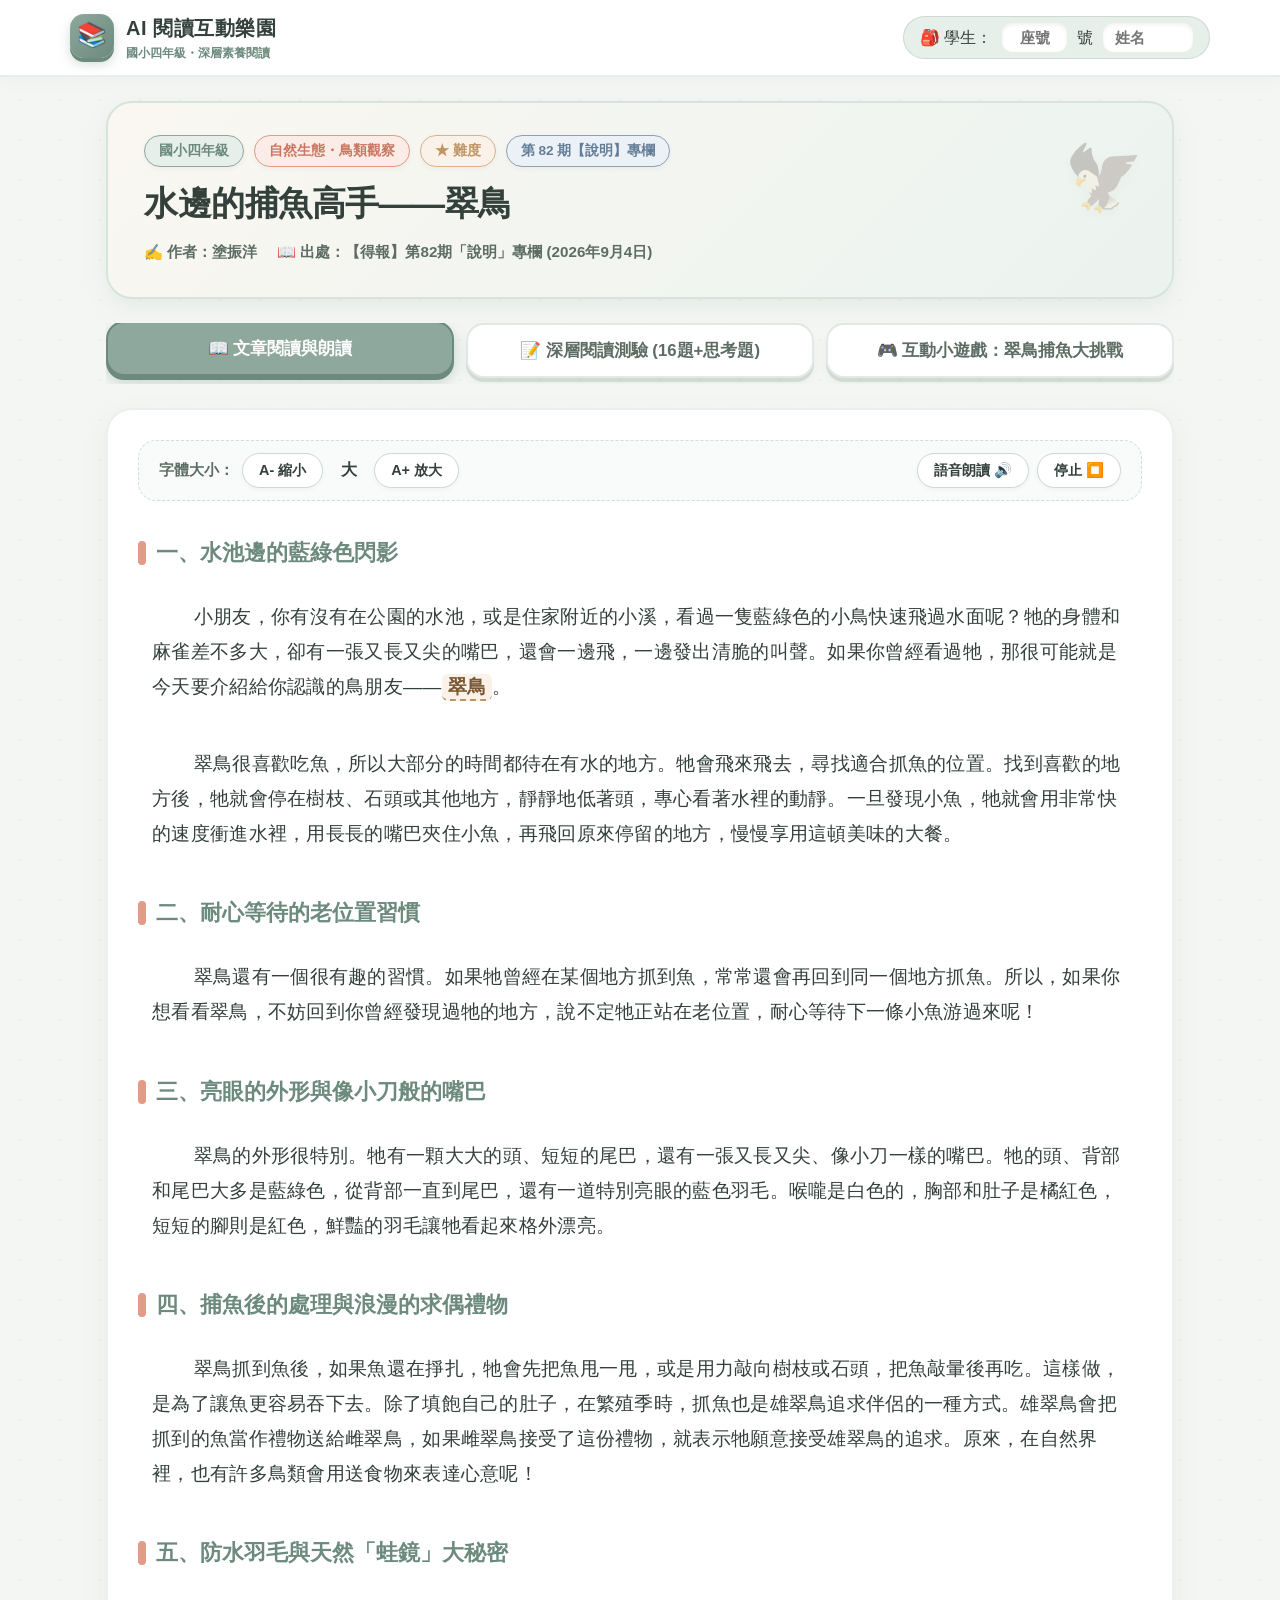
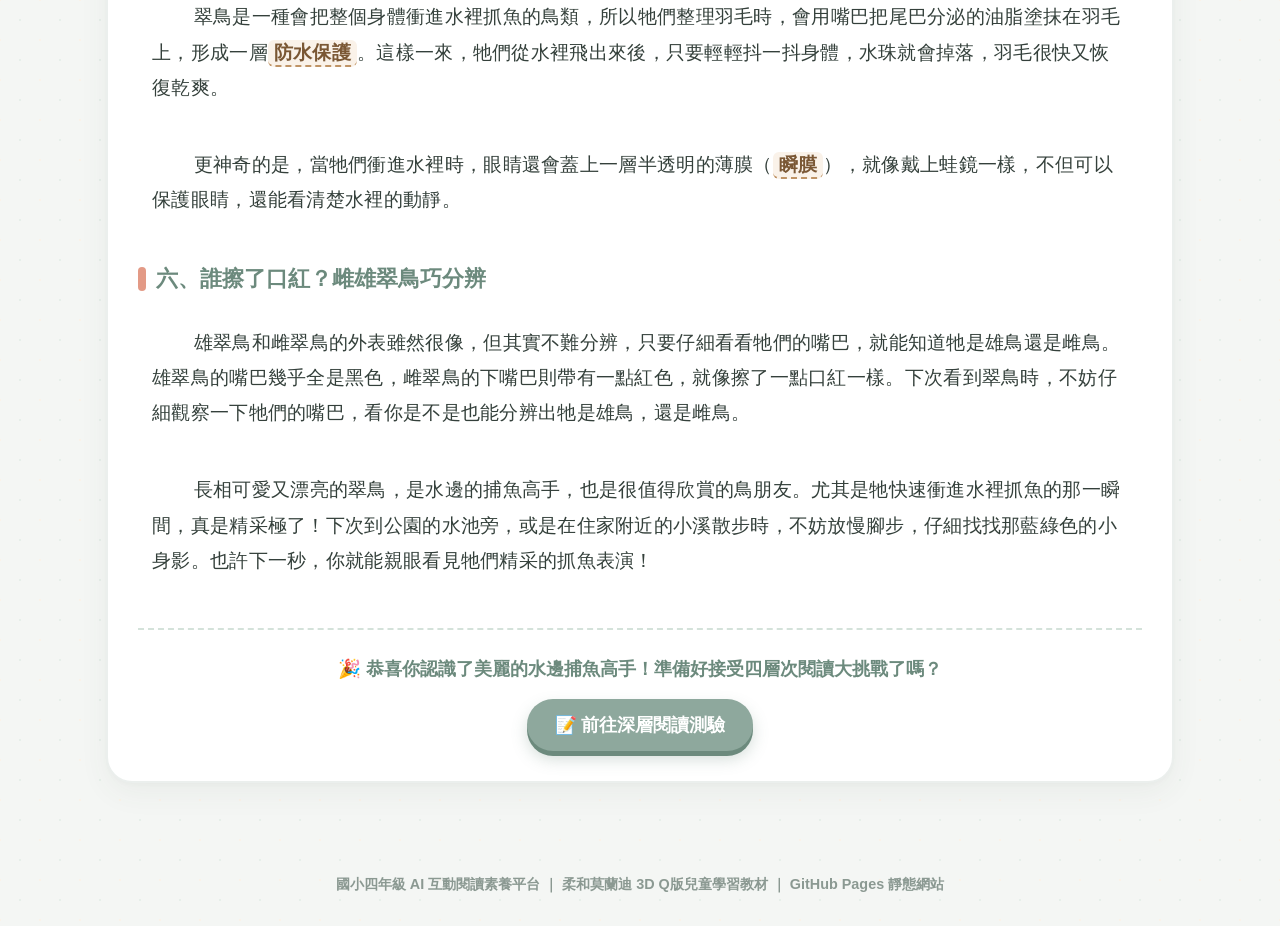
<file: index4.html>
<!DOCTYPE html>
<html lang="zh-TW">
<head>
  <meta charset="UTF-8">
  <meta name="viewport" content="width=device-width, initial-scale=1.0">
  <title>認識鳥朋友第七站：水邊的捕魚高手——翠鳥 - 國小四年級 AI 互動閱讀教室</title>
  <link rel="stylesheet" href="style.css">
</head>
<body>

  <!-- 頂部導覽列 -->
  <header class="top-nav">
    <div class="nav-container">
      <a href="index.htm" class="logo-area" title="返回閱讀首頁">
        <div class="logo-icon-3d">📚</div>
        <div>
          <div class="logo-title">AI 閱讀互動樂園</div>
          <div class="logo-subtitle">國小四年級・深層素養閱讀</div>
        </div>
      </a>

      <!-- 學生身分輸入列 -->
      <div class="student-bar">
        <span>🎒 學生：</span>
        <input type="text" class="student-input student-seat-input seat" placeholder="座號" maxlength="4">
        <span>號</span>
        <input type="text" class="student-input student-name-input" placeholder="姓名" maxlength="10">
      </div>
    </div>
  </header>

  <!-- 主內容區 -->
  <main class="main-wrapper">

    <!-- 文章標題看板 -->
    <section class="article-header-banner">
      <div class="meta-tags-row">
        <span class="tag-badge tag-sage">國小四年級</span>
        <span class="tag-badge tag-coral">自然生態・鳥類觀察</span>
        <span class="tag-badge tag-clay">★ 難度</span>
        <span class="tag-badge tag-blue">第 82 期【說明】專欄</span>
      </div>
      <h1 class="article-main-title">水邊的捕魚高手——翠鳥</h1>
      <div class="article-sub-info">
        <span>✍️ 作者：塗振洋</span>
        <span>📖 出處：【得報】第82期「說明」專欄 (2026年9月4日)</span>
      </div>
    </section>

    <!-- 功能標籤頁 (Tab Navigation) -->
    <nav class="section-nav-tabs">
      <button class="tab-btn active" data-tab="read" onclick="TabManager.switchTab('read')">
        📖 文章閱讀與朗讀
      </button>
      <button class="tab-btn" data-tab="quiz" onclick="TabManager.switchTab('quiz')">
        📝 深層閱讀測驗 (16題+思考題)
      </button>
      <button class="tab-btn" data-tab="game" onclick="TabManager.switchTab('game')">
        🎮 互動小遊戲：翠鳥捕魚大挑戰
      </button>
    </nav>

    <!-- ==================== 第一分頁：文章閱讀區 ==================== -->
    <section id="read-section" class="content-section">
      <div class="morandi-card">
        <!-- 閱讀輔助工具列 -->
        <div class="reading-toolbar">
          <div class="tool-group">
            <span style="font-weight: 800; font-size: 0.95rem; color: var(--text-secondary);">字體大小：</span>
            <button class="btn-tool" onclick="FontResizer.decrease()">A- 縮小</button>
            <span id="font-size-label" style="font-weight:800; min-width:35px; text-align:center;">大</span>
            <button class="btn-tool" onclick="FontResizer.increase()">A+ 放大</button>
          </div>

          <div class="tool-group">
            <button id="btn-speech-toggle" class="btn-tool" onclick="SpeechManager.speakAll()">
              <span>語音朗讀 🔊</span>
            </button>
            <button class="btn-tool" onclick="SpeechManager.stop()">
              <span>停止 ⏹️</span>
            </button>
          </div>
        </div>

        <!-- 文章內文掛載點 -->
        <article class="article-body" id="article-content-body">
          
          <h2 class="article-section-title">一、水池邊的藍綠色閃影</h2>
          <p class="reading-paragraph">
            小朋友，你有沒有在公園的水池，或是住家附近的小溪，看過一隻藍綠色的小鳥快速飛過水面呢？牠的身體和麻雀差不多大，卻有一張又長又尖的嘴巴，還會一邊飛，一邊發出清脆的叫聲。如果你曾經看過牠，那很可能就是今天要介紹給你認識的鳥朋友——<span class="vocab-bubble" title="體型小巧、捕魚技巧極佳的水邊鳥類，又稱魚狗或翡翠">翠鳥</span>。
          </p>
          <p class="reading-paragraph">
            翠鳥很喜歡吃魚，所以大部分的時間都待在有水的地方。牠會飛來飛去，尋找適合抓魚的位置。找到喜歡的地方後，牠就會停在樹枝、石頭或其他地方，靜靜地低著頭，專心看著水裡的動靜。一旦發現小魚，牠就會用非常快的速度衝進水裡，用長長的嘴巴夾住小魚，再飛回原來停留的地方，慢慢享用這頓美味的大餐。
          </p>

          <h2 class="article-section-title">二、耐心等待的老位置習慣</h2>
          <p class="reading-paragraph">
            翠鳥還有一個很有趣的習慣。如果牠曾經在某個地方抓到魚，常常還會再回到同一個地方抓魚。所以，如果你想看看翠鳥，不妨回到你曾經發現過牠的地方，說不定牠正站在老位置，耐心等待下一條小魚游過來呢！
          </p>

          <h2 class="article-section-title">三、亮眼的外形與像小刀般的嘴巴</h2>
          <p class="reading-paragraph">
            翠鳥的外形很特別。牠有一顆大大的頭、短短的尾巴，還有一張又長又尖、像小刀一樣的嘴巴。牠的頭、背部和尾巴大多是藍綠色，從背部一直到尾巴，還有一道特別亮眼的藍色羽毛。喉嚨是白色的，胸部和肚子是橘紅色，短短的腳則是紅色，鮮豔的羽毛讓牠看起來格外漂亮。
          </p>

          <h2 class="article-section-title">四、捕魚後的處理與浪漫的求偶禮物</h2>
          <p class="reading-paragraph">
            翠鳥抓到魚後，如果魚還在掙扎，牠會先把魚甩一甩，或是用力敲向樹枝或石頭，把魚敲暈後再吃。這樣做，是為了讓魚更容易吞下去。除了填飽自己的肚子，在繁殖季時，抓魚也是雄翠鳥追求伴侶的一種方式。雄翠鳥會把抓到的魚當作禮物送給雌翠鳥，如果雌翠鳥接受了這份禮物，就表示牠願意接受雄翠鳥的追求。原來，在自然界裡，也有許多鳥類會用送食物來表達心意呢！
          </p>

          <h2 class="article-section-title">五、防水羽毛與天然「蛙鏡」大秘密</h2>
          <p class="reading-paragraph">
            翠鳥是一種會把整個身體衝進水裡抓魚的鳥類，所以牠們整理羽毛時，會用嘴巴把尾巴分泌的油脂塗抹在羽毛上，形成一層<span class="vocab-bubble" title="能隔絕水分浸透羽毛的保護油脂">防水保護</span>。這樣一來，牠們從水裡飛出來後，只要輕輕抖一抖身體，水珠就會掉落，羽毛很快又恢復乾爽。
          </p>
          <p class="reading-paragraph">
            更神奇的是，當牠們衝進水裡時，眼睛還會蓋上一層半透明的薄膜（<span class="vocab-bubble" title="鳥類的一層半透明眼瞼，又稱瞬膜">瞬膜</span>），就像戴上蛙鏡一樣，不但可以保護眼睛，還能看清楚水裡的動靜。
          </p>

          <h2 class="article-section-title">六、誰擦了口紅？雌雄翠鳥巧分辨</h2>
          <p class="reading-paragraph">
            雄翠鳥和雌翠鳥的外表雖然很像，但其實不難分辨，只要仔細看看牠們的嘴巴，就能知道牠是雄鳥還是雌鳥。雄翠鳥的嘴巴幾乎全是黑色，雌翠鳥的下嘴巴則帶有一點紅色，就像擦了一點口紅一樣。下次看到翠鳥時，不妨仔細觀察一下牠們的嘴巴，看你是不是也能分辨出牠是雄鳥，還是雌鳥。
          </p>
          <p class="reading-paragraph">
            長相可愛又漂亮的翠鳥，是水邊的捕魚高手，也是很值得欣賞的鳥朋友。尤其是牠快速衝進水裡抓魚的那一瞬間，真是精采極了！下次到公園的水池旁，或是在住家附近的小溪散步時，不妨放慢腳步，仔細找找那藍綠色的小身影。也許下一秒，你就能親眼看見牠們精采的抓魚表演！
          </p>

        </article>

        <!-- 閱讀完成引導至測驗 -->
        <div style="text-align: center; margin-top: 40px; padding-top: 24px; border-top: 2px dashed #D4E2DA;">
          <p style="font-size: 1.15rem; font-weight: 700; color: var(--morandi-sage-dark); margin-bottom: 16px;">
            🎉 恭喜你認識了美麗的水邊捕魚高手！準備好接受四層次閱讀大挑戰了嗎？
          </p>
          <button class="btn-3d btn-3d-sage" onclick="TabManager.switchTab('quiz')">
            📝 前往深層閱讀測驗
          </button>
        </div>
      </div>
    </section>

    <!-- ==================== 第二分頁：深層閱讀測驗區 ==================== -->
    <section id="quiz-section" class="content-section" style="display: none;">
      <div class="morandi-card">
        <div class="quiz-header-bar">
          <div>
            <h2 style="font-size: 1.6rem; font-weight: 900; color: var(--text-primary); margin-bottom: 6px;">
              四層次理解挑戰題
            </h2>
            <div style="color: var(--text-secondary); font-size: 0.95rem;">
              共 16 題選擇題（每層次 4 題）＋ 1 題開放式生活思考題
            </div>
          </div>
          <div class="quiz-score-badge" id="quiz-progress-text">
            已作答：0 / 16 題
          </div>
        </div>

        <!-- 四層次篩選切換標籤 -->
        <div class="level-filter-bar" style="margin-bottom: 24px;">
          <span style="font-weight: 800; font-size: 0.95rem; align-self: center; margin-right: 6px;">題目層次：</span>
          <button class="level-filter-pill active" data-level="all" onclick="QuizEngine.filterLevel('all')">全部題目 (16)</button>
          <button class="level-filter-pill" data-level="1" onclick="QuizEngine.filterLevel('1')">層次一：提取訊息 (4)</button>
          <button class="level-filter-pill" data-level="2" onclick="QuizEngine.filterLevel('2')">層次二：推論訊息 (4)</button>
          <button class="level-filter-pill" data-level="3" onclick="QuizEngine.filterLevel('3')">層次三：詮釋整合 (4)</button>
          <button class="level-filter-pill" data-level="4" onclick="QuizEngine.filterLevel('4')">層次四：比較評估 (4)</button>
        </div>

        <!-- 16 題題目渲染容器 -->
        <div id="quiz-container"></div>

        <!-- 開放式思考題容器 -->
        <div id="open-question-container"></div>

        <!-- 交卷按鈕區 -->
        <div style="text-align: center; margin-top: 36px;">
          <button class="btn-3d btn-3d-coral" style="font-size: 1.25rem; padding: 16px 40px;" onclick="QuizEngine.submitQuiz()">
            🚀 繳交測驗・看成績與詳解
          </button>
        </div>

        <!-- 成績總結診斷報告區 (繳交後展開) -->
        <div id="quiz-summary-card" style="display: none;"></div>
      </div>
    </section>

    <!-- ==================== 第三分頁：主題互動遊戲區 ==================== -->
    <section id="game-section" class="content-section" style="display: none;">
      <div class="morandi-card">
        <div class="game-container">
          <div class="game-hud">
            <div>🎮 關卡：<span id="game-stage-text">1 / 4</span></div>
            <div>🏆 得分：<span id="game-score-text">0</span> 分</div>
            <div>❤️ 生命值：<span id="game-hp-text">❤️❤️❤️</span></div>
          </div>

          <div class="game-stage-screen" id="game-screen-area">
            <!-- 遊戲畫面動態注入 -->
          </div>
        </div>
      </div>
    </section>

  </main>

  <footer class="site-footer">
    <p>國小四年級 AI 互動閱讀素養平台 ｜ 柔和莫蘭迪 3D Q版兒童學習教材 ｜ GitHub Pages 靜態網站</p>
  </footer>

  <!-- 引用共用互動核心腳本 -->
  <script src="script.js"></script>

  <!-- 文章專屬資料注入配置 -->
  <script>
    window.ARTICLE_CONFIG = {
      id: "lesson-3",
      pageFile: "index4.html",
      title: "水邊的捕魚高手——翠鳥",
      subtitle: "第82期【說明】專欄 / 作者：塗振洋",
      meta: {
        grade: "國小四年級",
        category: "自然生態・鳥類觀察",
        level: "★ 難度",
        issue: "第 82 期"
      },
      // 16 題四層次題庫（四個層次各 4 題，A/B/C/D 均衡輪流）
      questions: [
        /* ---------- 層次一：提取訊息 (4題) ---------- */
        {
          id: 1,
          level: 1,
          question: "翠鳥身形小巧，文章指出牠的身體大小和我們生活周遭哪一種常見鳥類差不多大？",
          options: {
            A: "麻雀",
            B: "白鷺鷥",
            C: "企鵝",
            D: "鴕鳥"
          },
          answer: "A",
          explanation: "文中第一頁開頭明確寫道：「牠的身體和麻雀差不多大，卻有一張又長又尖的嘴巴。」",
          sourceQuote: "「牠的身體和麻雀差不多大，卻有一張又長又尖的嘴巴，還會一邊飛，一邊發出清脆的叫聲。」（第1頁）"
        },
        {
          id: 2,
          level: 1,
          question: "想要分辨眼前的翠鳥究竟是「雄鳥」還是「雌鳥」，最關鍵的觀察部位是哪裡？",
          options: {
            A: "眼睛四周有沒有長白毛",
            B: "嘴巴的顏色（雌鳥下嘴巴帶有口紅般的紅色）",
            C: "雙腳腳趾的長度與爪子數量",
            D: "翅膀尾端是否有黑色條紋"
          },
          answer: "B",
          explanation: "文中第四頁指出：雄翠鳥的嘴巴幾乎全是黑色，雌翠鳥的下嘴巴則帶有一點紅色，就像擦了口紅一樣。",
          sourceQuote: "「雄翠鳥的嘴巴幾乎全是黑色，雌翠鳥的下嘴巴則帶有一點紅色，就像擦了一點口紅一樣。」（第4頁）"
        },
        {
          id: 3,
          level: 1,
          question: "當翠鳥衝進水裡抓魚時，眼睛會蓋上一層保護用的半透明薄膜，文章將它形容成什麼生活裝備？",
          options: {
            A: "雨衣雨帽",
            B: "放大鏡",
            C: "蛙鏡",
            D: "太陽眼鏡"
          },
          answer: "C",
          explanation: "文中第四頁說明：眼睛會蓋上一層半透明的薄膜，就像戴上蛙鏡一樣，不但能保護眼睛，還能看清動靜。",
          sourceQuote: "「當牠們衝進水裡時，眼睛還會蓋上一層半透明的薄膜，就像戴上蛙鏡一樣，不但可以保護眼睛，還能看清楚水裡的動靜。」（第4頁）"
        },
        {
          id: 4,
          level: 1,
          question: "翠鳥從水裡飛出來後，只要抖一抖身體羽毛就能迅速乾爽，主要原因是什麼？",
          options: {
            A: "牠全身披著高溫的發熱羽毛",
            B: "牠是用太陽能電池自動烘乾羽毛",
            C: "牠的羽毛都是由塑膠纖維組成的",
            D: "牠用嘴巴將尾巴分泌的油脂塗抹在羽毛上形成防水層"
          },
          answer: "D",
          explanation: "第四頁提及：整理羽毛時，會用嘴巴把尾巴分泌的油脂塗抹在羽毛上，形成一層防水保護，水珠抖一抖就掉落。",
          sourceQuote: "「牠們整理羽毛時，會用嘴巴把尾巴分泌的油脂塗抹在羽毛上，形成一層防水保護……水珠就會掉落，羽毛很快又恢復乾爽。」（第4頁）"
        },

        /* ---------- 層次二：推論訊息 (4題) ---------- */
        {
          id: 5,
          level: 2,
          question: "翠鳥抓到活跳跳的小魚後，為什麼要先在樹枝或石頭上用力敲一敲、甩一甩？",
          options: {
            A: "把魚敲暈避免掙扎刺傷喉嚨，讓魚更容易吞下肚",
            B: "想要把魚肉敲碎拿來煮魚湯",
            C: "敲打石頭發出節奏音樂向水鳥朋友炫耀",
            D: "要把魚骨頭完全剔除後才吃"
          },
          answer: "A",
          explanation: "第三頁指出：「如果魚還在掙扎，牠會先把魚甩一甩，或是用力敲向樹枝或石頭，把魚敲暈後再吃。這樣做，是為了讓魚更容易吞下去。」",
          sourceQuote: "「用力敲向樹枝或石頭，把魚敲暈後再吃。這樣做，是為了讓魚更容易吞下去。」（第3頁）"
        },
        {
          id: 6,
          level: 2,
          question: "如果四年級的小朋友想在住家附近的小溪觀察翠鳥，根據牠的生活習性，下列哪一種方法最聰明？",
          options: {
            A: "在溪邊大聲敲鑼打鼓叫牠飛過來",
            B: "回到曾經看過牠捕魚的『老位置』附近，保持安靜耐心等候",
            C: "拿網子往水裡亂撈，把整條小溪的魚撈光",
            D: "在草地上擺滿麵包屑吸引牠"
          },
          answer: "B",
          explanation: "第二頁提到翠鳥有「回到同一個地方抓魚」的習慣：「不妨回到你曾經發現過牠的地方，說不定牠正站在老位置，耐心等待下一條小魚游過來呢！」",
          sourceQuote: "「如果牠曾經在某個地方抓到魚，常常還會再回到同一個地方抓魚……不妨回到你曾經發現過牠的地方。」（第2頁）"
        },
        {
          id: 7,
          level: 2,
          question: "在繁殖季節時，雄翠鳥抓了魚送給雌翠鳥，這種行為具有什麼生態意義？",
          options: {
            A: "雄翠鳥吃不下多餘的獵物，向雌鳥借地方放冷藏",
            B: "雄翠鳥在向雌鳥炫耀自己的捕魚速度有多快",
            C: "用送食物來表達追求愛意，若雌鳥吃下表示接受追求",
            D: "兩隻鳥正在進行商品交易買賣"
          },
          answer: "C",
          explanation: "第三至四頁指出：抓魚是雄翠鳥追求伴侶的一種方式，把魚當禮物送給雌鳥，雌鳥接受禮物即表示願意接受追求。",
          sourceQuote: "「雄翠鳥會把抓到的魚當作禮物送給雌翠鳥，如果雌翠鳥接受了這份禮物，就表示牠願意接受雄翠鳥的追求。」（第3-4頁）"
        },
        {
          id: 8,
          level: 2,
          question: "翠鳥站在水邊樹枝或石頭上時，為什麼總要「靜靜地低著頭」？",
          options: {
            A: "因為長嘴巴太重了抬不起來",
            B: "因為牠正在傷心哭泣想找媽媽",
            C: "因為牠對人類很害羞不敢抬頭看人",
            D: "因為牠正在屏除雜念，全神貫注鎖定水面下的小魚動靜"
          },
          answer: "D",
          explanation: "第一頁說明：停在樹枝或石頭上靜靜低著頭，是為了專心看著水裡的動靜，一發現小魚便立刻衝進水裡。",
          sourceQuote: "「停在樹枝、石頭或其他地方，靜靜地低著頭，專心看著水裡的動靜。一旦發現小魚，牠就會用非常快的速度衝進水裡。」（第1-2頁）"
        },

        /* ---------- 層次三：詮釋整合 (4題) ---------- */
        {
          id: 9,
          level: 3,
          question: "綜合全文，翠鳥之所以能在競爭激烈的水邊成為優秀的「捕魚高手」，主要仰賴哪一組特徵的完美結合？",
          options: {
            A: "尖長如小刀的利嘴、神速俯衝技巧、防水羽毛與如蛙鏡般的眼膜保護",
            B: "像鴨子般寬大的腳蹼與像老鷹一樣長達數公尺的巨大雙翼",
            C: "在陸地上奔跑飛快的長腿與強大咬合力的牙齒",
            D: "在深海中長時間潛水憋氣一整天的肺部構造"
          },
          answer: "A",
          explanation: "統整全文各段：尖長嘴巴用來夾魚、閃電俯衝捕魚、尾脂腺防水羽毛與眼睛半透明薄膜，都是牠捕魚的獨特生理構造優勢。",
          sourceQuote: "綜合第1至4頁全文之嘴型、俯衝、尾脂防水、眼部瞬膜防護描述。"
        },
        {
          id: 10,
          level: 3,
          question: "作者在文章中形容雌翠鳥下嘴巴「就像擦了一點口紅一樣」，這樣形容主要有什麼好處？",
          options: {
            A: "鼓勵大家去水邊幫鳥類化妝畫口紅",
            B: "結合兒童熟悉的生活觀察經驗，生動且精準地傳遞雌雄性徵的辨識關鍵",
            C: "說明翠鳥是化妝品工廠最喜歡的代言動物",
            D: "表示雌翠鳥因為咬小魚而導致嘴唇流血"
          },
          answer: "B",
          explanation: "作者運用形象生動的生活化譬喻，讓四年級小學生能輕鬆記得雌翠鳥下嘴帶紅色的辨識要點。",
          sourceQuote: "「雌翠鳥的下嘴巴則帶有一點紅色，就像擦了一點口紅一樣。」（第4頁）"
        },
        {
          id: 11,
          level: 3,
          question: "下列哪一個流程圖最能精準呈現翠鳥一次完整的「獵捕進食流程」？",
          options: {
            A: "水底游泳 ➔ 飛回樹枝 ➔ 敲暈小魚 ➔ 塗抹油脂",
            B: "大聲清脆叫 ➔ 在泥土挖洞 ➔ 吞下小魚 ➔ 戴上蛙鏡",
            C: "站在老位置低頭凝視 ➔ 快速衝入水中夾魚 ➔ 飛回原處敲暈小魚 ➔ 慢慢吞下享用",
            D: "在空中拋接樹葉 ➔ 衝進水中睡覺 ➔ 吐出食繭 ➔ 飛回巢中"
          },
          answer: "C",
          explanation: "課文依序描寫：在老位置靜靜低頭專心觀察 ➔ 發現小魚急速衝入水夾住 ➔ 飛回停棲處敲暈獵物 ➔ 慢慢享用大餐。",
          sourceQuote: "整理自第1頁至第3頁捕魚與進食流程段落。"
        },
        {
          id: 12,
          level: 3,
          question: "讀完這篇科普說明文後，作者寫作這篇文章最希望帶給四年級讀者什麼啟發？",
          options: {
            A: "大家應該買釣竿去跟翠鳥比賽看誰抓的小魚比較多",
            B: "小溪裡的水鳥太會吃魚，應該多放農藥消滅牠們",
            C: "鳥類的羽毛很漂亮，可以抓來拔羽毛做裝飾品",
            D: "認識生活在我們身邊的美麗水鳥，學會在散步時放慢腳步、用心欣賞與關懷自然生態"
          },
          answer: "D",
          explanation: "作者在最後一段溫柔呼籲：「下次散步時不妨放慢腳步，仔細找找那藍綠色的小身影……」，傳遞欣賞與愛護自然的生命教育理念。",
          sourceQuote: "「長相可愛又漂亮的翠鳥，是水邊的捕魚高手，也是很值得欣賞的鳥朋友……不妨放慢腳步，仔細找找那藍綠色的小身影。」（第4-5頁）"
        },

        /* ---------- 層次四：比較評估 (4題) ---------- */
        {
          id: 13,
          level: 4,
          question: "如果將本課的「翠鳥」與之前學過的猛禽「鳳頭蒼鷹」進行捕食特徵的比較，下列敘述何者最正確？",
          options: {
            A: "翠鳥用像小刀的長尖嘴衝水夾魚，蒼鷹則以如彎鉤般的強健腳爪扣住陸生動物再撕裂進食",
            B: "翠鳥體型比蒼鷹大上十倍，所以抓的魚比蒼鷹的老鼠大很多",
            C: "翠鳥無法消化的食物會吐出巨大的食繭，而蒼鷹不會吐食繭",
            D: "翠鳥是夜行性猛禽，而蒼鷹只在白天抓水裡的魚"
          },
          answer: "A",
          explanation: "跨單元知識遷移比較：翠鳥是中小型水鳥，靠尖長喙部夾魚；鳳頭蒼鷹是中型陸生猛禽，靠強爪抓扣、彎嘴撕開食物（且蒼鷹會吐食繭）。",
          sourceQuote: "本課第3頁「嘴巴又長又尖像小刀」與上一篇《鳳頭蒼鷹》第10段「腳爪扣住、嘴巴撕開」之對比。"
        },
        {
          id: 14,
          level: 4,
          question: "文章第一段開頭寫道：「小朋友，你有沒有在公園的水池，或是住家附近的小溪，看過一隻藍綠色的小鳥……」這種開頭方式有什麼寫作優點？",
          options: {
            A: "作者字數不夠，故意用問句拖延時間",
            B: "以親切提問連結讀者的生活經驗，喚起好奇心與觀察動機，自然引出主角翠鳥",
            C: "顯得作者非常嚴肅，想要立刻考試測驗小朋友的記憶力",
            D: "容易讓讀者以為這是一篇數學測驗卷"
          },
          answer: "B",
          explanation: "運用生活情境問句開場，能拉近與四年級學生的距離，激發探索身邊大自然的好奇心。",
          sourceQuote: "「小朋友，你有沒有在公園的水池，或是住家附近的小溪，看過一隻藍綠色的小鳥快速飛過水面呢？」（第1頁開頭）"
        },
        {
          id: 15,
          level: 4,
          question: "如果都市公園裡的生態池經常被遊客丟棄塑膠垃圾、或是倒入油膩髒水，最可能對翠鳥的生存造成什麼嚴重危害？",
          options: {
            A: "翠鳥會把塑膠袋當作泳衣穿在身上，抓魚變得更快",
            B: "翠鳥會自動演化成在陸地上吃塑膠垃圾為生",
            C: "污水讓池水混濁無法看清獵物，油污更會破壞羽毛防水能力與水質生態，迫使翠鳥無法覓食而消失",
            D: "油污會讓翠鳥的羽毛變成更美麗的彩虹色"
          },
          answer: "C",
          explanation: "環境生態推論：翠鳥依賴清澈水質覓食與天然油脂防水，水污染將破壞食物鏈與其生理機能，導致鳥類無法生存。",
          sourceQuote: "評估文章所提「專心看著水裡動靜」與「羽毛油脂防水」在面對污染時的生態連鎖反應。"
        },
        {
          id: 16,
          level: 4,
          question: "當我們在公園水池邊幸運看見翠鳥正站在樹枝上專心等待捕魚時，下列哪一種舉動最符合一個「稱職小公民」的觀察態度？",
          options: {
            A: "拿小石頭丟向水面幫翠鳥把魚趕上來",
            B: "開起照相機的大閃光燈對著翠鳥連拍，大聲呼喊朋友來看",
            C: "跨越護欄跑到樹枝底下伸手想要摸摸牠的羽毛",
            D: "保持適當距離、放慢腳步不喧譁，靜靜欣賞牠精采的捕魚瞬間"
          },
          answer: "D",
          explanation: "愛護野生動物的核心原則是「不驚擾、不餵食、不破壞棲地」，保持安靜遠觀才是文明素養的展現。",
          sourceQuote: "最後一段叮嚀：「散步時不妨放慢腳步，仔細找找那藍綠色的小身影，也許下一秒就能親眼看見精采表演。」"
        }
      ],

      // 開放式思考題
      openQuestion: {
        prompt: "【小小生態觀察家：水邊的色彩與生態小提案】翠鳥身穿亮麗的藍綠色與橘紅色羽毛，還有像戴蛙鏡、塗口紅般的奇妙特徵，深受大家喜愛。如果我們學校或住家附近有一座生態水池或小溪，為了讓翠鳥和其他水鳥願意常來作客，請你提出兩個「打造友善翠鳥水域」的好點子（例如：水質保護、岸邊植物種植、或是人類活動守則），並說明為什麼這樣做對牠們有幫助。",
        hint: "可以想想看：1.水池邊需要什麼讓翠鳥停棲？（如樹枝、石頭） 2.水質清澈對牠看魚有什麼好處？（請至少寫下 20 個字喔！）"
      },

      // 互動小遊戲（關卡邏輯）
      initGame: function() {
        const gameData = [
          {
            stage: 1,
            title: "【第一關：誰擦了口紅？雌雄大辨識】",
            desc: "一隻美麗的翠鳥停在樹枝上，請仔細觀察牠的嘴巴，哪一隻是漂亮的「雌翠鳥」？",
            options: [
              { icon: "💄", name: "下嘴巴帶有一點紅色（像擦了口紅）", isSafe: true, feedback: "答對了！雌翠鳥的下嘴巴帶有口紅般的紅色，雄鳥嘴巴則幾乎全黑！" },
              { icon: "⬛", name: "整張嘴巴上下全部都是純黑色", isSafe: false, feedback: "不對喔！嘴巴全部黑色的可是帥氣的雄翠鳥喔！" },
              { icon: "🟡", name: "嘴巴長得像小鴨一樣又黃又扁", isSafe: false, feedback: "哈哈，那是小黃鴨，不是翠鳥長尖的小刀嘴喔！" }
            ]
          },
          {
            stage: 2,
            title: "【第二關：戴上天然蛙鏡神出擊】",
            desc: "翠鳥發現水裡有小魚游過，準備衝進水裡前，牠的眼睛會開啟什麼神奇保護裝備？",
            options: [
              { icon: "🥽", name: "蓋上一層半透明薄膜（瞬膜，像戴蛙鏡）", isSafe: true, feedback: "太棒了！這層半透明薄膜既能保護眼睛，還能看清水底動靜！" },
              { icon: "🕶️", name: "戴上一副黑漆漆的超黑太陽眼鏡", isSafe: false, feedback: "不對喔！戴超黑墨鏡進水裡就看不到小魚在哪裡了！" },
              { icon: "🙈", name: "緊緊閉上眼睛完全盲衝", isSafe: false, feedback: "閉著眼睛就不能準確夾住小魚囉！" }
            ]
          },
          {
            stage: 3,
            title: "【第三關：羽毛不濕的乾爽秘密】",
            desc: "翠鳥剛從水裡衝出來，只要抖一抖身體羽毛就完全乾爽，這是因為牠平常做了什麼保養？",
            options: [
              { icon: "✨", name: "用嘴巴把尾巴分泌的油脂塗抹在羽毛上防水", isSafe: true, feedback: "完全正確！尾巴分泌的天然油脂形成了最完美的防水防護罩！" },
              { icon: "🧴", name: "每天洗澡都倒滿整罐人工沐浴乳", isSafe: false, feedback: "錯誤！人工清潔劑會破壞鳥類天然的羽毛油脂喔！" },
              { icon: "🔌", name: "帶吹風機到水邊隨時插電吹乾", isSafe: false, feedback: "大自然裡可沒有插座讓鳥兒吹吹風機喔！" }
            ]
          },
          {
            stage: 4,
            title: "【第四關：水邊浪漫求婚禮物】",
            desc: "到了溫馨的繁殖季節，雄翠鳥如果想向心愛的雌翠鳥示愛求婚，會送上什麼最棒的禮物？",
            options: [
              { icon: "🐟", name: "新鮮抓到的小魚作為心意大禮", isSafe: true, feedback: "恭喜答對！送上小魚代表能幹又貼心，雌鳥接受就會答應追求喔！" },
              { icon: "💎", name: "在水底挖出一顆昂貴的大鑽石戒指", isSafe: false, feedback: "鳥類可不吃鑽石，鑽石不能填飽肚子喔！" },
              { icon: "🍟", name: "路邊撿來的冷掉油膩炸薯條", isSafe: false, feedback: "錯誤！加工垃圾食物會傷害鳥類健康喔！" }
            ]
          }
        ];

        let currentStageIdx = 0;
        let score = 0;
        let hp = 3;

        function updateHUD() {
          const stageEl = document.getElementById("game-stage-text");
          const scoreEl = document.getElementById("game-score-text");
          const hpEl = document.getElementById("game-hp-text");
          if (stageEl) stageEl.innerText = `${currentStageIdx + 1} / ${gameData.length}`;
          if (scoreEl) scoreEl.innerText = score;
          if (hpEl) hpEl.innerText = "❤️".repeat(Math.max(0, hp));
        }

        function renderStage() {
          const screen = document.getElementById("game-screen-area");
          if (!screen) return;

          if (hp <= 0) {
            SoundPlayer.wrong();
            screen.innerHTML = `
              <div class="game-intro-card">
                <div style="font-size: 54px; margin-bottom: 12px;">💔</div>
                <h3 style="font-size: 1.5rem; font-weight:900; color:var(--morandi-danger); margin-bottom:8px;">捕魚挑戰未完成</h3>
                <p style="color:var(--text-secondary); margin-bottom:16px;">回頭複習一下課文中的翠鳥捕魚秘密，再接再厲吧！</p>
                <button class="btn-3d btn-3d-coral" onclick="window.ARTICLE_CONFIG.initGame()">🔄 重新開始挑戰</button>
              </div>
            `;
            return;
          }

          if (currentStageIdx >= gameData.length) {
            SoundPlayer.victory();
            screen.innerHTML = `
              <div class="game-intro-card">
                <div style="font-size: 60px; margin-bottom: 12px;">🏅</div>
                <h3 style="font-size: 1.6rem; font-weight:900; color:var(--morandi-sage-dark); margin-bottom:8px;">榮獲【水邊捕魚高手・翠鳥守護特使】勳章！</h3>
                <p style="color:var(--text-secondary); line-height:1.6; margin-bottom:16px;">
                  太神準了！你獲得了 <strong>${score}</strong> 分滿分！你已經完全摸透了翠鳥的生活習性與神奇法寶，下次在溪邊散步，別忘了多看幾眼這位藍綠色的小朋友喔！
                </p>
                <div style="display:flex; justify-content:center; gap:12px;">
                  <button class="btn-3d btn-3d-sage" onclick="window.ARTICLE_CONFIG.initGame()">🎮 再玩一次</button>
                  <button class="btn-3d btn-3d-blue" onclick="TabManager.switchTab('quiz')">📝 進行閱讀測驗</button>
                </div>
              </div>
            `;
            return;
          }

          const current = gameData[currentStageIdx];
          updateHUD();

          let cardsHtml = "";
          current.options.forEach((opt, idx) => {
            cardsHtml += `
              <div class="game-choice-card" onclick="window.handleGameChoice(${idx})">
                <div class="game-card-icon">${opt.icon}</div>
                <div class="game-card-title">${opt.name}</div>
              </div>
            `;
          });

          screen.innerHTML = `
            <div style="background: rgba(255,255,255,0.92); border-radius: 16px; padding: 20px; max-width: 600px; width: 100%; box-shadow: 0 4px 14px rgba(0,0,0,0.06);">
              <h3 style="font-size: 1.3rem; font-weight: 800; color: var(--morandi-sage-dark); margin-bottom: 6px;">${current.title}</h3>
              <p style="font-size: 1.05rem; font-weight: 700; color: var(--text-primary); margin-bottom: 16px;">${current.desc}</p>
              <div class="game-cards-container">
                ${cardsHtml}
              </div>
              <div id="game-feedback-box" style="margin-top: 12px; font-weight: 700; font-size: 0.95rem; min-height: 24px;"></div>
            </div>
          `;
        }

        window.handleGameChoice = function(choiceIdx) {
          const current = gameData[currentStageIdx];
          const chosen = current.options[choiceIdx];
          const fbBox = document.getElementById("game-feedback-box");

          if (chosen.isSafe) {
            score += 25;
            SoundPlayer.correct();
            if (fbBox) fbBox.innerHTML = `<span style="color:var(--morandi-success);">⭕ 正確！${chosen.feedback}</span>`;
            setTimeout(() => {
              currentStageIdx++;
              renderStage();
            }, 1200);
          } else {
            hp--;
            SoundPlayer.wrong();
            updateHUD();
            if (fbBox) fbBox.innerHTML = `<span style="color:var(--morandi-danger);">❌ 哎呀！${chosen.feedback}</span>`;
            if (hp <= 0) {
              setTimeout(() => {
                renderStage();
              }, 1200);
            }
          }
        };

        renderStage();
      }
    };
  </script>
</body>
</html>
</file>
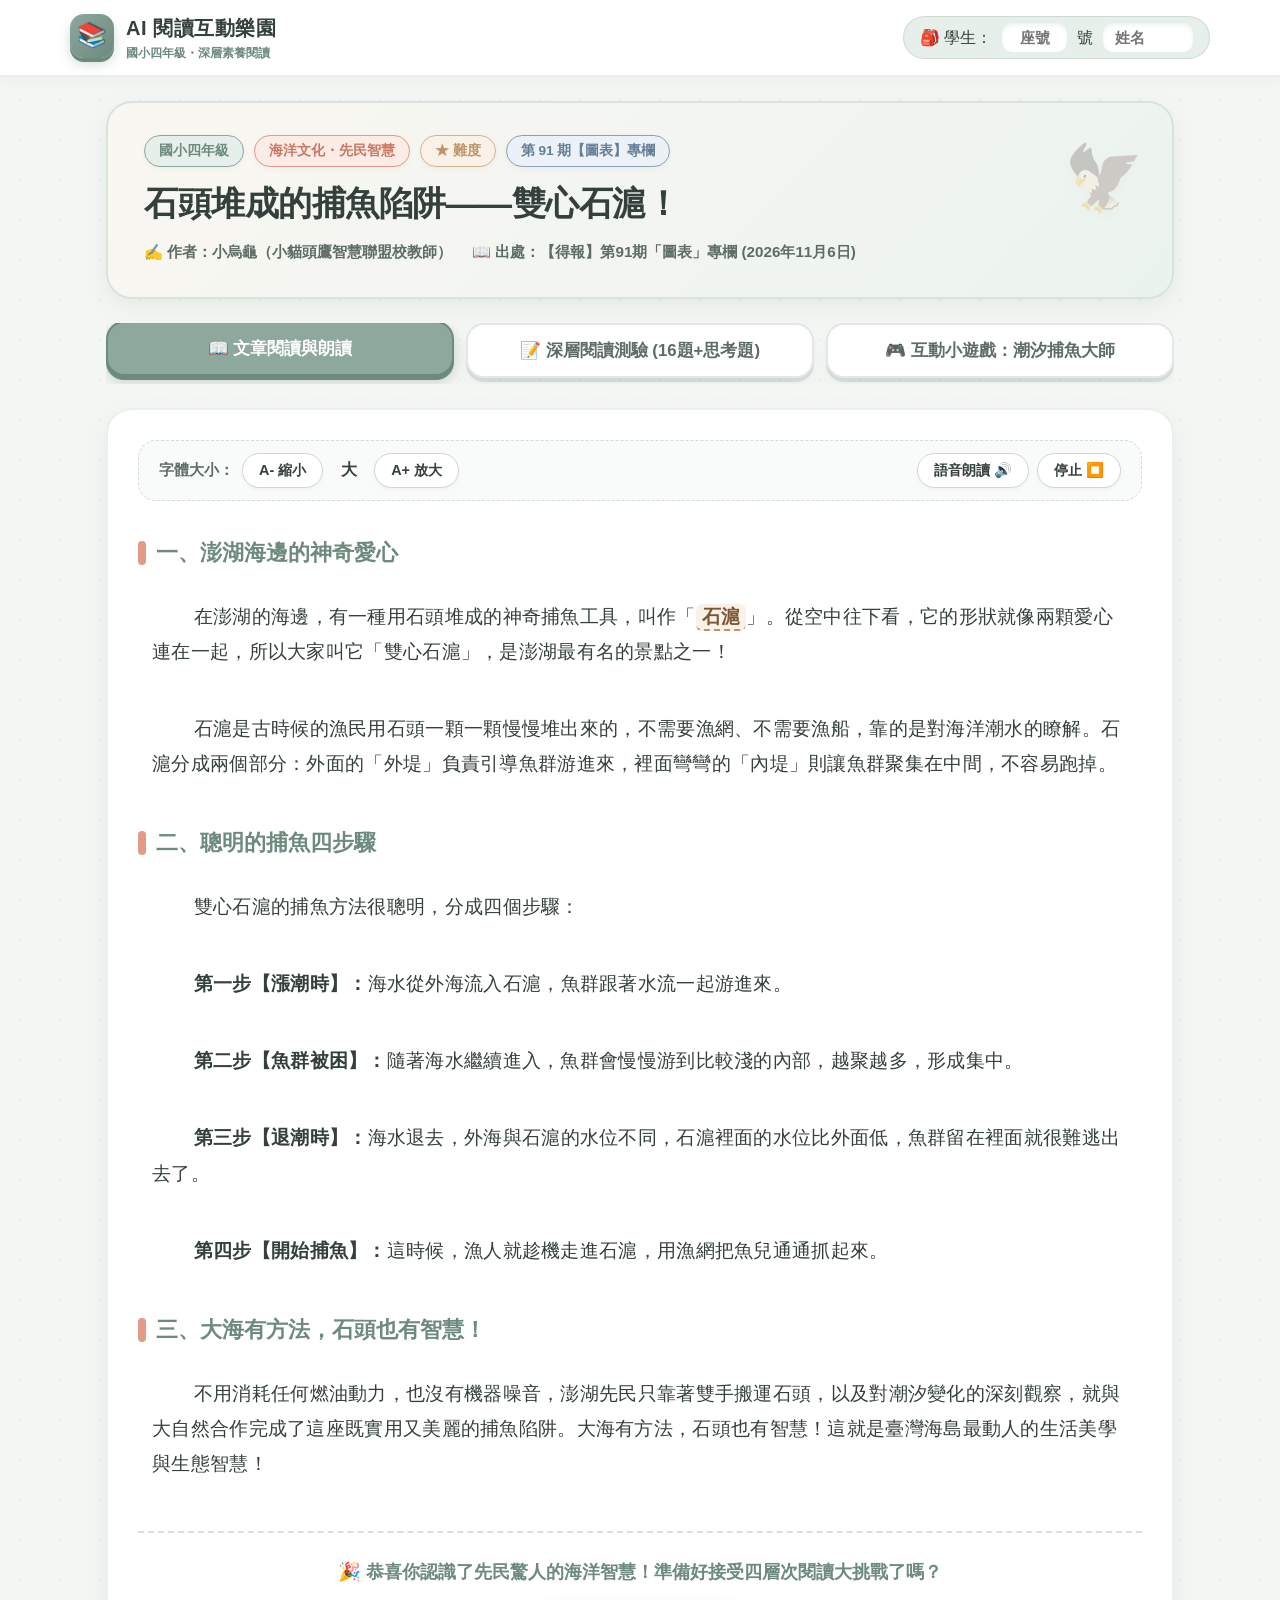
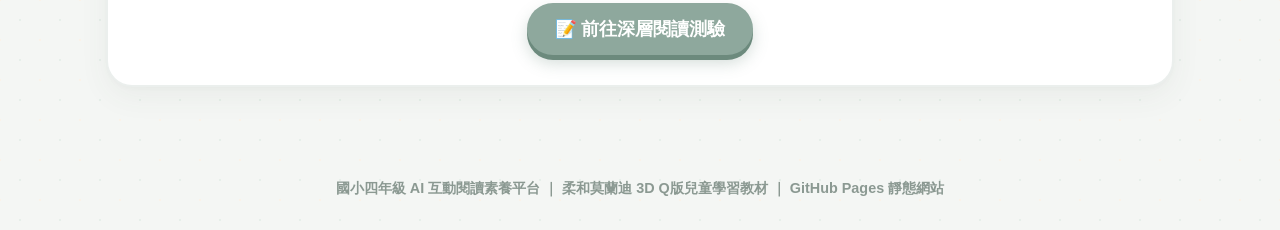
<file: index5.html>
<!DOCTYPE html>
<html lang="zh-TW">
<head>
  <meta charset="UTF-8">
  <meta name="viewport" content="width=device-width, initial-scale=1.0">
  <title>石頭堆成的捕魚陷阱——雙心石滬！ - 國小四年級 AI 互動閱讀教室</title>
  <link rel="stylesheet" href="style.css">
</head>
<body>

  <!-- 頂部導覽列 -->
  <header class="top-nav">
    <div class="nav-container">
      <a href="index.htm" class="logo-area" title="返回閱讀首頁">
        <div class="logo-icon-3d">📚</div>
        <div>
          <div class="logo-title">AI 閱讀互動樂園</div>
          <div class="logo-subtitle">國小四年級・深層素養閱讀</div>
        </div>
      </a>

      <!-- 學生身分輸入列 -->
      <div class="student-bar">
        <span>🎒 學生：</span>
        <input type="text" class="student-input student-seat-input seat" placeholder="座號" maxlength="4">
        <span>號</span>
        <input type="text" class="student-input student-name-input" placeholder="姓名" maxlength="10">
      </div>
    </div>
  </header>

  <!-- 主內容區 -->
  <main class="main-wrapper">

    <!-- 文章標題看板 -->
    <section class="article-header-banner">
      <div class="meta-tags-row">
        <span class="tag-badge tag-sage">國小四年級</span>
        <span class="tag-badge tag-coral">海洋文化・先民智慧</span>
        <span class="tag-badge tag-clay">★ 難度</span>
        <span class="tag-badge tag-blue">第 91 期【圖表】專欄</span>
      </div>
      <h1 class="article-main-title">石頭堆成的捕魚陷阱——雙心石滬！</h1>
      <div class="article-sub-info">
        <span>✍️ 作者：小烏龜（小貓頭鷹智慧聯盟校教師）</span>
        <span>📖 出處：【得報】第91期「圖表」專欄 (2026年11月6日)</span>
      </div>
    </section>

    <!-- 功能標籤頁 (Tab Navigation) -->
    <nav class="section-nav-tabs">
      <button class="tab-btn active" data-tab="read" onclick="TabManager.switchTab('read')">
        📖 文章閱讀與朗讀
      </button>
      <button class="tab-btn" data-tab="quiz" onclick="TabManager.switchTab('quiz')">
        📝 深層閱讀測驗 (16題+思考題)
      </button>
      <button class="tab-btn" data-tab="game" onclick="TabManager.switchTab('game')">
        🎮 互動小遊戲：潮汐捕魚大師
      </button>
    </nav>

    <!-- ==================== 第一分頁：文章閱讀區 ==================== -->
    <section id="read-section" class="content-section">
      <div class="morandi-card">
        <!-- 閱讀輔助工具列 -->
        <div class="reading-toolbar">
          <div class="tool-group">
            <span style="font-weight: 800; font-size: 0.95rem; color: var(--text-secondary);">字體大小：</span>
            <button class="btn-tool" onclick="FontResizer.decrease()">A- 縮小</button>
            <span id="font-size-label" style="font-weight:800; min-width:35px; text-align:center;">大</span>
            <button class="btn-tool" onclick="FontResizer.increase()">A+ 放大</button>
          </div>

          <div class="tool-group">
            <button id="btn-speech-toggle" class="btn-tool" onclick="SpeechManager.speakAll()">
              <span>語音朗讀 🔊</span>
            </button>
            <button class="btn-tool" onclick="SpeechManager.stop()">
              <span>停止 ⏹️</span>
            </button>
          </div>
        </div>

        <!-- 文章內文掛載點 -->
        <article class="article-body" id="article-content-body">
          
          <h2 class="article-section-title">一、澎湖海邊的神奇愛心</h2>
          <p class="reading-paragraph">
            在澎湖的海邊，有一種用石頭堆成的神奇捕魚工具，叫作「<span class="vocab-bubble" title="利用玄武岩與珊瑚礁石堆砌在潮間帶的捕魚陷阱">石滬</span>」。從空中往下看，它的形狀就像兩顆愛心連在一起，所以大家叫它「雙心石滬」，是澎湖最有名的景點之一！
          </p>
          <p class="reading-paragraph">
            石滬是古時候的漁民用石頭一顆一顆慢慢堆出來的，不需要漁網、不需要漁船，靠的是對海洋潮水的瞭解。石滬分成兩個部分：外面的「外堤」負責引導魚群游進來，裡面彎彎的「內堤」則讓魚群聚集在中間，不容易跑掉。
          </p>

          <h2 class="article-section-title">二、聰明的捕魚四步驟</h2>
          <p class="reading-paragraph">
            雙心石滬的捕魚方法很聰明，分成四個步驟：
          </p>
          <p class="reading-paragraph">
            <strong>第一步【漲潮時】：</strong>海水從外海流入石滬，魚群跟著水流一起游進來。
          </p>
          <p class="reading-paragraph">
            <strong>第二步【魚群被困】：</strong>隨著海水繼續進入，魚群會慢慢游到比較淺的內部，越聚越多，形成集中。
          </p>
          <p class="reading-paragraph">
            <strong>第三步【退潮時】：</strong>海水退去，外海與石滬的水位不同，石滬裡面的水位比外面低，魚群留在裡面就很難逃出去了。
          </p>
          <p class="reading-paragraph">
            <strong>第四步【開始捕魚】：</strong>這時候，漁人就趁機走進石滬，用漁網把魚兒通通抓起來。
          </p>

          <h2 class="article-section-title">三、大海有方法，石頭也有智慧！</h2>
          <p class="reading-paragraph">
            不用消耗任何燃油動力，也沒有機器噪音，澎湖先民只靠著雙手搬運石頭，以及對潮汐變化的深刻觀察，就與大自然合作完成了這座既實用又美麗的捕魚陷阱。大海有方法，石頭也有智慧！這就是臺灣海島最動人的生活美學與生態智慧！
          </p>

        </article>

        <!-- 閱讀完成引導至測驗 -->
        <div style="text-align: center; margin-top: 40px; padding-top: 24px; border-top: 2px dashed #D4E2DA;">
          <p style="font-size: 1.15rem; font-weight: 700; color: var(--morandi-sage-dark); margin-bottom: 16px;">
            🎉 恭喜你認識了先民驚人的海洋智慧！準備好接受四層次閱讀大挑戰了嗎？
          </p>
          <button class="btn-3d btn-3d-sage" onclick="TabManager.switchTab('quiz')">
            📝 前往深層閱讀測驗
          </button>
        </div>
      </div>
    </section>

    <!-- ==================== 第二分頁：深層閱讀測驗區 ==================== -->
    <section id="quiz-section" class="content-section" style="display: none;">
      <div class="morandi-card">
        <div class="quiz-header-bar">
          <div>
            <h2 style="font-size: 1.6rem; font-weight: 900; color: var(--text-primary); margin-bottom: 6px;">
              四層次理解挑戰題
            </h2>
            <div style="color: var(--text-secondary); font-size: 0.95rem;">
              共 16 題選擇題（選項 1.2.3.4，每層次 4 題）＋ 1 題開放式生活思考題
            </div>
          </div>
          <div class="quiz-score-badge" id="quiz-progress-text">
            已作答：0 / 16 題
          </div>
        </div>

        <!-- 四層次篩選切換標籤 -->
        <div class="level-filter-bar" style="margin-bottom: 24px;">
          <span style="font-weight: 800; font-size: 0.95rem; align-self: center; margin-right: 6px;">題目層次：</span>
          <button class="level-filter-pill active" data-level="all" onclick="QuizEngine.filterLevel('all')">全部題目 (16)</button>
          <button class="level-filter-pill" data-level="1" onclick="QuizEngine.filterLevel('1')">層次一：提取訊息 (4)</button>
          <button class="level-filter-pill" data-level="2" onclick="QuizEngine.filterLevel('2')">層次二：推論訊息 (4)</button>
          <button class="level-filter-pill" data-level="3" onclick="QuizEngine.filterLevel('3')">層次三：詮釋整合 (4)</button>
          <button class="level-filter-pill" data-level="4" onclick="QuizEngine.filterLevel('4')">層次四：比較評估 (4)</button>
        </div>

        <!-- 16 題題目渲染容器 -->
        <div id="quiz-container"></div>

        <!-- 開放式思考題容器 -->
        <div id="open-question-container"></div>

        <!-- 交卷按鈕區 -->
        <div style="text-align: center; margin-top: 36px;">
          <button class="btn-3d btn-3d-coral" style="font-size: 1.25rem; padding: 16px 40px;" onclick="QuizEngine.submitQuiz()">
            🚀 繳交測驗・看成績與詳解
          </button>
        </div>

        <!-- 成績總結診斷報告區 (繳交後展開) -->
        <div id="quiz-summary-card" style="display: none;"></div>
      </div>
    </section>

    <!-- ==================== 第三分頁：主題互動遊戲區 ==================== -->
    <section id="game-section" class="content-section" style="display: none;">
      <div class="morandi-card">
        <div class="game-container">
          <div class="game-hud">
            <div>🎮 關卡：<span id="game-stage-text">1 / 4</span></div>
            <div>🏆 得分：<span id="game-score-text">0</span> 分</div>
            <div>❤️ 生命值：<span id="game-hp-text">❤️❤️❤️</span></div>
          </div>

          <div class="game-stage-screen" id="game-screen-area">
            <!-- 遊戲畫面動態注入 -->
          </div>
        </div>
      </div>
    </section>

  </main>

  <footer class="site-footer">
    <p>國小四年級 AI 互動閱讀素養平台 ｜ 柔和莫蘭迪 3D Q版兒童學習教材 ｜ GitHub Pages 靜態網站</p>
  </footer>

  <!-- 引用共用互動核心腳本 -->
  <script src="script.js"></script>

  <!-- 文章專屬資料注入配置 -->
  <script>
    window.ARTICLE_CONFIG = {
      id: "lesson-4",
      pageFile: "index5.html",
      title: "石頭堆成的捕魚陷阱——雙心石滬！",
      subtitle: "第91期【圖表】專欄 / 作者：小烏龜",
      meta: {
        grade: "國小四年級",
        category: "海洋文化・先民智慧",
        level: "★ 難度",
        issue: "第 91 期"
      },
      // 16 題四層次題庫（選項為 1, 2, 3, 4，答案輪流循環且完全不同）
      questions: [
        /* ---------- 層次一：提取訊息 (4題) ---------- */
        {
          id: 1,
          level: 1,
          question: "「雙心石滬」是臺灣哪一個離島縣市海邊最具代表性的捕魚陷阱與知名景點？",
          options: {
            "1": "澎湖",
            "2": "金門",
            "3": "馬祖",
            "4": "蘭嶼"
          },
          answer: "1",
          explanation: "文中第一頁開頭明確指出：「在澎湖的海邊，有一種用石頭堆成的神奇捕魚工具……是澎湖最有名的景點之一！」",
          sourceQuote: "「在澎湖的海邊，有一種用石頭堆成的神奇捕魚工具……是澎湖最有名的景點之一！」（第1頁）"
        },
        {
          id: 2,
          level: 1,
          question: "從空中往下俯瞰，這座石滬的外形長得像什麼，因此被大家稱為「雙心石滬」？",
          options: {
            "1": "兩隻牽手跳舞的海龜",
            "2": "兩顆相連在一起的愛心",
            "3": "兩個圓滾滾的甜甜圈",
            "4": "兩把交叉擺放的長劍"
          },
          answer: "2",
          explanation: "第一頁清楚寫道：「從空中往下看，它的形狀就像兩顆愛心連在一起，所以大家叫它『雙心石滬』。」",
          sourceQuote: "「從空中往下看，它的形狀就像兩顆愛心連在一起，所以大家叫它『雙心石滬』」（第1頁）"
        },
        {
          id: 3,
          level: 1,
          question: "在雙心石滬的構造中，專門負責「引導魚群游進石滬」的是哪一個部分？",
          options: {
            "1": "海邊燈塔",
            "2": "彎曲內堤",
            "3": "外面的「外堤」",
            "4": "海底大魚網"
          },
          answer: "3",
          explanation: "第一頁提及：「外面的『外堤』負責引導魚群游進來，裡面彎彎的『內堤』則讓魚群聚集在中間，不容易跑掉。」",
          sourceQuote: "「外面的『外堤』負責引導魚群游進來，裡面彎彎的『內堤』則讓魚群聚集在中間，不容易跑掉。」（第1頁）"
        },
        {
          id: 4,
          level: 1,
          question: "根據文章說明與圖表步驟，漁民走進石滬裡把受困的魚兒通通抓起來，是在哪一個關鍵時機？",
          options: {
            "1": "太陽剛升起狂風大作時",
            "2": "海水洶湧漲潮漲到最高點時",
            "3": "半夜完全沒有月光的時刻",
            "4": "退潮海水退去後的適當時機"
          },
          answer: "4",
          explanation: "第二頁第四步驟說明：「退潮海水退去……這時候，漁人就趁機走進石滬，用漁網把魚兒通通抓起來。」",
          sourceQuote: "「等到了退潮，海水退去……這時候，漁人就趁機走進石滬，用漁網把魚兒通通抓起來。」（第2頁圖表步驟4）"
        },

        /* ---------- 層次二：推論訊息 (4題) ---------- */
        {
          id: 5,
          level: 2,
          question: "古代澎湖漁民建造石滬時，不需要用到昂貴的機動漁船與大量尼龍漁網，最主要是因為掌握了什麼自然法則？",
          options: {
            "1": "掌握了海洋潮汐漲退的自然規律與魚群隨水流游動的習性",
            "2": "因為澎湖海底有天然的磁鐵會吸引魚群靠近",
            "3": "因為石頭本身會散發食物香氣誘引魚類游過來",
            "4": "因為澎湖的魚群都特別喜歡停在石頭上睡覺"
          },
          answer: "1",
          explanation: "第一頁提到：「不需要漁網、不需要漁船，靠的是對海洋潮水的瞭解。」先民運用潮水進出與魚群習性達成天然捕魚。",
          sourceQuote: "「不需要漁網、不需要漁船，靠的是對海洋潮水的瞭解。」（第1頁）"
        },
        {
          id: 6,
          level: 2,
          question: "在漲潮的時候，魚群為什麼會主動游進雙心石滬的範圍裡？",
          options: {
            "1": "漁民在石滬入口撒了大量人工香料飼料",
            "2": "魚群順著湧入的外海水流游動，並被延伸的外堤順勢導引進入",
            "3": "魚群在深海遭到鯊魚追趕而逃進來避難",
            "4": "魚群想要跳上石頭曬日光浴吹海風"
          },
          answer: "2",
          explanation: "第二頁第一步驟指出：「漲潮的時候，海水從外海流入石滬，魚群跟著水流一起游進來；外堤負責引導魚群進入。」",
          sourceQuote: "「海水從外海流入石滬，魚群跟著水流一起游進來……外堤引導魚群進入。」（第2頁圖表步驟1）"
        },
        {
          id: 7,
          level: 2,
          question: "當海水退潮後，為什麼游進石滬的魚群會「留在裡面很難逃脫」？",
          options: {
            "1": "漁民在石滬四周安裝了堅固的鐵捲門",
            "2": "石滬裡面的海水溫度突然變得非常燙",
            "3": "石頭堤岸擋住去路，且內外水位產生落差，魚群找不到游回外海的出口",
            "4": "魚群在石滬裡面玩得太開心捨不得離開"
          },
          answer: "3",
          explanation: "第二頁步驟三解釋：「海水退去，外海與石滬的水位不同，魚群留在石滬內，不易逃脫。」",
          sourceQuote: "「等到退潮，海水退去，石滬裡面的水位比外面低，魚群留在裡面就很難逃出去了。」（第2頁圖表步驟3）"
        },
        {
          id: 8,
          level: 2,
          question: "文中形容雙心石滬是古時候漁民「用石頭一顆一顆慢慢堆出來的」，這句話傳達了先民怎樣的精神？",
          options: {
            "1": "表現出古代漁民無所事事、動作非常緩慢",
            "2": "說明建造石滬是一項完全沒有困難度的小遊戲",
            "3": "暗示澎湖的石頭太重很難搬運",
            "4": "展現先民就地取材、堅韌不拔與耗費歲月心血的驚人毅力"
          },
          answer: "4",
          explanation: "「一顆一顆慢慢堆出來」生動描繪了先民在沒有現代起重機器的年代，徒手搬運礁石在海浪衝擊下築堤的無比毅力與智慧。",
          sourceQuote: "「石滬是古時候的漁民用石頭一顆一顆慢慢堆出來的，不需要漁網、不需要漁船……」（第1頁）"
        },

        /* ---------- 層次三：詮釋整合 (4題) ---------- */
        {
          id: 9,
          level: 3,
          question: "統整全文與圖表內容，下列哪一個流程圖最符合雙心石滬捕魚的「四步驟先後順序」？",
          options: {
            "1": "漲潮海水流入魚群跟進 ➔ 魚群游入內部被困聚集 ➔ 退潮海水退去魚難逃離 ➔ 漁人趁機進入石滬捕魚",
            "2": "退潮捕魚 ➔ 漲潮建造石滬 ➔ 外堤崩塌 ➔ 漁民跳海游走",
            "3": "魚群被困 ➔ 漁船包圍 ➔ 漲潮退潮 ➔ 丟石頭封門",
            "4": "建造外堤 ➔ 魚網捕魚 ➔ 等待下雨 ➔ 魚群跳出石滬"
          },
          answer: "1",
          explanation: "依據第二頁圖表之四大步驟：1.漲潮時 ➔ 2.魚群被困 ➔ 3.退潮時 ➔ 4.開始捕魚。",
          sourceQuote: "第2頁圖表四步驟完整說明：1.漲潮時 ➔ 2.魚群被困 ➔ 3.退潮時 ➔ 4.開始捕魚。"
        },
        {
          id: 10,
          level: 3,
          question: "雙心石滬的結構分成「外堤」與「內堤」，這兩部分在功能上的主要分工是什麼？",
          options: {
            "1": "外堤用來給遊客走動拍照，內堤用來種植海草做飼料",
            "2": "外堤負責導引外海魚群順勢游入，內堤則以彎曲心形構造將魚群集中困住",
            "3": "外堤阻擋狂風保護房屋，內堤用來停靠大型遠洋漁船",
            "4": "外堤是給大魚吃的，內堤是給小魚睡覺的"
          },
          answer: "2",
          explanation: "第一頁與第二頁圖示說明：外堤導引魚群進入，內堤形成愛心形狀構造，讓魚群聚集且不易游出。",
          sourceQuote: "「外堤引導魚群進入……內堤形成愛心結構讓魚群聚集。」（第1-2頁）"
        },
        {
          id: 11,
          level: 3,
          question: "文章結尾寫道「大海有方法，石頭也有智慧！」，這句話最核心的涵義是什麼？",
          options: {
            "1": "大海會自己製造捕魚工具，石頭會開口教人類抓魚",
            "2": "只要把石頭丟進大海裡，魚就會自己跳上岸邊",
            "3": "人類順應自然潮汐法則，就地取材以石頭打造精巧陷阱，體現人與自然和諧共生的智慧",
            "4": "現代機械科技比不上石頭，應該把所有漁船全面拆毀"
          },
          answer: "3",
          explanation: "這句話高度提煉了全文主旨：先民敬畏並順應自然規律（大海有方法），運用自然資源巧思築滬（石頭有智慧）。",
          sourceQuote: "「大海有方法，石頭也有智慧！」（第2頁結尾）"
        },
        {
          id: 12,
          level: 3,
          question: "綜合全文，本文最主要的寫作目的為何？",
          options: {
            "1": "廣告促銷澎湖海產店的各種生鮮魚貨折扣活動",
            "2": "教導四年級學生如何徒手搬動數百公斤的礁石",
            "3": "批評傳統捕魚方式太落後，應該立刻全面淘汰",
            "4": "介紹澎湖雙心石滬的建造工藝、結構特色與潮汐捕魚原理，傳承珍貴的海洋生態文化"
          },
          answer: "4",
          explanation: "整篇文章以科普圖文方式，向學生介紹澎湖雙心石滬的歷史成因、結構與運作原理，傳承先民智慧與文化資產。",
          sourceQuote: "全文聚焦雙心石滬之由來、外堤內堤結構、四步驟圖表與海洋智慧傳承。"
        },

        /* ---------- 層次四：比較評估 (4題) ---------- */
        {
          id: 13,
          level: 4,
          question: "比較現代大型機動拖網漁船的「全面撈捕」與澎湖古老「石滬捕魚」，石滬在生態永續上有什麼顯著優勢？",
          options: {
            "1": "就地取材、不消耗石化能源柴油，且受限潮汐與石滬容量，不會造成海洋資源被過度趕盡殺絕",
            "2": "石滬每天能抓到幾百萬噸魚類，捕魚量比任何現代大漁船都多出許多倍",
            "3": "石滬會把整個海洋的魚類全部引導進來，讓大海徹底乾淨",
            "4": "石滬捕魚需要使用大量化學毒藥，對環境更具殺傷力"
          },
          answer: "1",
          explanation: "批判思考：石滬是依賴潮汐與定點的傳統漁法，無碳排、不破壞海底珊瑚，且僅捕獲漲潮游入的魚群，具生態永續價值。",
          sourceQuote: "從「不需要漁網、不需要漁船，靠的是對海洋潮水的瞭解」延伸思考傳統生態智慧之永續性。"
        },
        {
          id: 14,
          level: 4,
          question: "本文第二頁特別搭配了一張彩色四格步驟圖解（圖片繪製：小烏龜），這種「圖文對照」的方式對閱讀有什麼最大好處？",
          options: {
            "1": "只是為了填補版面空白，沒有任何實際幫助",
            "2": "將抽象的潮汐水流與石滬構造轉換為具體視覺圖像，幫助四年級學生輕鬆理解捕魚原理",
            "3": "故意增加干擾，讓讀者看題目時更容易選錯",
            "4": "證明作者只喜歡畫圖而不擅長用文字表達"
          },
          answer: "2",
          explanation: "多模態圖表能將動態的水位變化、魚群移動與空間結構以圖文合一呈現，大幅降低認知負荷，符合四年級理解需求。",
          sourceQuote: "第2頁圖表「大海的智慧・捕魚的秘密」直觀展示外堤、內堤、水流與四步驟。"
        },
        {
          id: 15,
          level: 4,
          question: "如果我們前往澎湖七美參觀這座珍貴的雙心石滬，下列哪一種行為最符合現代優質公民的參訪態度？",
          options: {
            "1": "踩在脆弱的石滬石堤上用力踢石頭，甚至拆幾顆石頭帶回家做紀念",
            "2": "在石滬中間傾倒吃剩下的塑膠便當盒與飲料罐",
            "3": "在景觀台上靜靜欣賞拍照、聆聽導覽解說，遵守維護規範不踐踏破壞石滬結構",
            "4": "租借大馬力水上摩托車直接衝進石滬內部快速飆船"
          },
          answer: "3",
          explanation: "文化資產與環境素養評估：石滬是由石頭堆疊而成，容易受外力破壞，尊重古蹟、遠觀不破壞是負責任的參訪態度。",
          sourceQuote: "評估珍貴文化地景的維護保存與公民守則。"
        },
        {
          id: 16,
          level: 4,
          question: "回顧我們學過的幾篇閱讀（鳳頭蒼鷹、龜山島、翠鳥）到本課的雙心石滬，這幾篇文章共同具備哪一項核心素養精神？",
          options: {
            "1": "鼓勵大家整天關在教室裡吹冷氣，不要接觸戶外大自然",
            "2": "教導大家如何多使用塑膠袋讓生活更快速方便",
            "3": "證明臺灣的所有自然風景都是人工刻意仿造出來的假景觀",
            "4": "引導我們用心觀察臺灣土地的自然生態與先民文化，培養尊重自然、永續共好的在地情懷"
          },
          answer: "4",
          explanation: "大單元整體思維評價：全系列文章貫穿生態觀察、多元視角與人與自然和諧共存的環境與人文素養。",
          sourceQuote: "全系列核心理念：從都市猛禽、海島地景到先民漁法，皆傳遞永續與土地共好的價值觀。"
        }
      ],

      // 開放式思考題
      openQuestion: {
        prompt: "【小小智慧發明家：就地取材的生活小提案】澎湖先民不靠現代機器，只靠海邊撿得到的石頭與對潮汐的瞭解，就創造出神奇又環保的「雙心石滬」。在我們日常生活中，如果面臨某個問題（例如：炎熱的夏天想讓教室自然降溫、下雨天防止鞋子弄濕、或是整理凌亂的書桌文具），請你想出一個「善用身邊現有材料或自然規律」的智慧小點子，說明你的方法與原因！",
        hint: "請寫出：1.你想解決的生活問題 2.你善用的現成材料或自然現象 3.具體做法與好處（請至少寫下 20 個字喔！）"
      },

      // 互動小遊戲（關卡邏輯）
      initGame: function() {
        const gameData = [
          {
            stage: 1,
            title: "【第一關：石滬構造大辨識】",
            desc: "雙心石滬由外堤與內堤組成，請問負責引導魚群從外海游進石滬的是哪一部分？",
            options: [
              { icon: "🌊", name: "外面的「外堤」", isSafe: true, feedback: "答對了！外堤就像伸出的雙臂，負責引導魚群順著水流游入石滬！" },
              { icon: "❤️", name: "裡面的愛心「內堤」", isSafe: false, feedback: "不對喔！裡面的內堤是負責把魚群聚集困住的喔！" },
              { icon: "🏖️", name: "岸邊的沙灘涼亭", isSafe: false, feedback: "涼亭是給遊客休息的，不能引導魚群游進來喔！" }
            ]
          },
          {
            stage: 2,
            title: "【第二關：海水漲潮魚群來】",
            desc: "當大海開始漲潮、海水湧入石滬時，這時候身為聰明漁人應該怎麼做？",
            options: [
              { icon: "👀", name: "在岸上耐心觀察，等待魚群跟著海水游入聚集", isSafe: true, feedback: "太棒了！漲潮時海水深且急，讓魚群游到較淺的內部集中才是智慧！" },
              { icon: "🏃", name: "立刻跳下深水裡大呼小叫抓魚", isSafe: false, feedback: "危險！漲潮時水深浪大，跳下去會把魚群嚇跑而且容易溺水！" },
              { icon: "🪨", name: "把石滬的石頭全部拆掉丟進海裡", isSafe: false, feedback: "錯誤！拆掉石頭陷阱就沒有用囉！" }
            ]
          },
          {
            stage: 3,
            title: "【第三關：潮水退去捕魚趣】",
            desc: "潮水退去，石滬內外出現水位差，魚群被困在愛心內堤出不去，這時候該怎麼做？",
            options: [
              { icon: "🕸️", name: "趁著退潮走進石滬，用漁網把魚兒通通抓起來", isSafe: true, feedback: "完全正確！趁退潮走入石滬收穫魚群，這就是先民傳承百年的捕魚時機！" },
              { icon: "😴", name: "轉身回家睡大覺，等明天漲潮再來", isSafe: false, feedback: "不行喔！明天漲潮魚群就又游回外海跑掉囉！" },
              { icon: "🧨", name: "丟鞭炮炸水池抓魚", isSafe: false, feedback: "違法且危險！炸魚會嚴重破壞海洋生態！" }
            ]
          },
          {
            stage: 4,
            title: "【第四關：永續守護小傳人】",
            desc: "來到澎湖參觀美麗又珍貴的雙心石滬，身為四年級小公民，我們該如何守護它？",
            options: [
              { icon: "📸", name: "在觀景台靜靜欣賞拍照，遵守保護規定不攀爬破壞石堤", isSafe: true, feedback: "太優秀了！用心珍惜先民智慧，共同守護臺灣珍貴的文化資產！" },
              { icon: "⛏️", name: "拿鐵鎚敲下愛心形狀的石頭帶回家當紀念品", isSafe: false, feedback: "錯誤！敲毀石滬是破壞歷史古蹟的違法行為！" },
              { icon: "🥤", name: "把喝完的飲料罐隨手扔進石滬海裡餵魚", isSafe: false, feedback: "錯誤！海洋垃圾會污染水質並殺死海洋生物！" }
            ]
          }
        ];

        let currentStageIdx = 0;
        let score = 0;
        let hp = 3;

        function updateHUD() {
          const stageEl = document.getElementById("game-stage-text");
          const scoreEl = document.getElementById("game-score-text");
          const hpEl = document.getElementById("game-hp-text");
          if (stageEl) stageEl.innerText = `${currentStageIdx + 1} / ${gameData.length}`;
          if (scoreEl) scoreEl.innerText = score;
          if (hpEl) hpEl.innerText = "❤️".repeat(Math.max(0, hp));
        }

        function renderStage() {
          const screen = document.getElementById("game-screen-area");
          if (!screen) return;

          if (hp <= 0) {
            SoundPlayer.wrong();
            screen.innerHTML = `
              <div class="game-intro-card">
                <div style="font-size: 54px; margin-bottom: 12px;">💔</div>
                <h3 style="font-size: 1.5rem; font-weight:900; color:var(--morandi-danger); margin-bottom:8px;">捕魚大師挑戰未完成</h3>
                <p style="color:var(--text-secondary); margin-bottom:16px;">回頭再看看課文中的石滬四步驟，重新找回潮汐智慧吧！</p>
                <button class="btn-3d btn-3d-coral" onclick="window.ARTICLE_CONFIG.initGame()">🔄 重新開始挑戰</button>
              </div>
            `;
            return;
          }

          if (currentStageIdx >= gameData.length) {
            SoundPlayer.victory();
            screen.innerHTML = `
              <div class="game-intro-card">
                <div style="font-size: 60px; margin-bottom: 12px;">🏆</div>
                <h3 style="font-size: 1.6rem; font-weight:900; color:var(--morandi-sage-dark); margin-bottom:8px;">榮獲【澎湖石滬文化傳承小大師】勳章！</h3>
                <p style="color:var(--text-secondary); line-height:1.6; margin-bottom:16px;">
                  太精彩了！你獲得了 <strong>${score}</strong> 分滿分！你已經完整掌握了「大海有方法，石頭也有智慧」的先民哲理，未來到了海邊，你就是最棒的小小解說員！
                </p>
                <div style="display:flex; justify-content:center; gap:12px;">
                  <button class="btn-3d btn-3d-sage" onclick="window.ARTICLE_CONFIG.initGame()">🎮 再玩一次</button>
                  <button class="btn-3d btn-3d-blue" onclick="TabManager.switchTab('quiz')">📝 進行閱讀測驗</button>
                </div>
              </div>
            `;
            return;
          }

          const current = gameData[currentStageIdx];
          updateHUD();

          let cardsHtml = "";
          current.options.forEach((opt, idx) => {
            cardsHtml += `
              <div class="game-choice-card" onclick="window.handleGameChoice(${idx})">
                <div class="game-card-icon">${opt.icon}</div>
                <div class="game-card-title">${opt.name}</div>
              </div>
            `;
          });

          screen.innerHTML = `
            <div style="background: rgba(255,255,255,0.92); border-radius: 16px; padding: 20px; max-width: 600px; width: 100%; box-shadow: 0 4px 14px rgba(0,0,0,0.06);">
              <h3 style="font-size: 1.3rem; font-weight: 800; color: var(--morandi-sage-dark); margin-bottom: 6px;">${current.title}</h3>
              <p style="font-size: 1.05rem; font-weight: 700; color: var(--text-primary); margin-bottom: 16px;">${current.desc}</p>
              <div class="game-cards-container">
                ${cardsHtml}
              </div>
              <div id="game-feedback-box" style="margin-top: 12px; font-weight: 700; font-size: 0.95rem; min-height: 24px;"></div>
            </div>
          `;
        }

        window.handleGameChoice = function(choiceIdx) {
          const current = gameData[currentStageIdx];
          const chosen = current.options[choiceIdx];
          const fbBox = document.getElementById("game-feedback-box");

          if (chosen.isSafe) {
            score += 25;
            SoundPlayer.correct();
            if (fbBox) fbBox.innerHTML = `<span style="color:var(--morandi-success);">⭕ 正確！${chosen.feedback}</span>`;
            setTimeout(() => {
              currentStageIdx++;
              renderStage();
            }, 1200);
          } else {
            hp--;
            SoundPlayer.wrong();
            updateHUD();
            if (fbBox) fbBox.innerHTML = `<span style="color:var(--morandi-danger);">❌ 哎呀！${chosen.feedback}</span>`;
            if (hp <= 0) {
              setTimeout(() => {
                renderStage();
              }, 1200);
            }
          }
        };

        renderStage();
      }
    };
  </script>
</body>
</html>
</file>
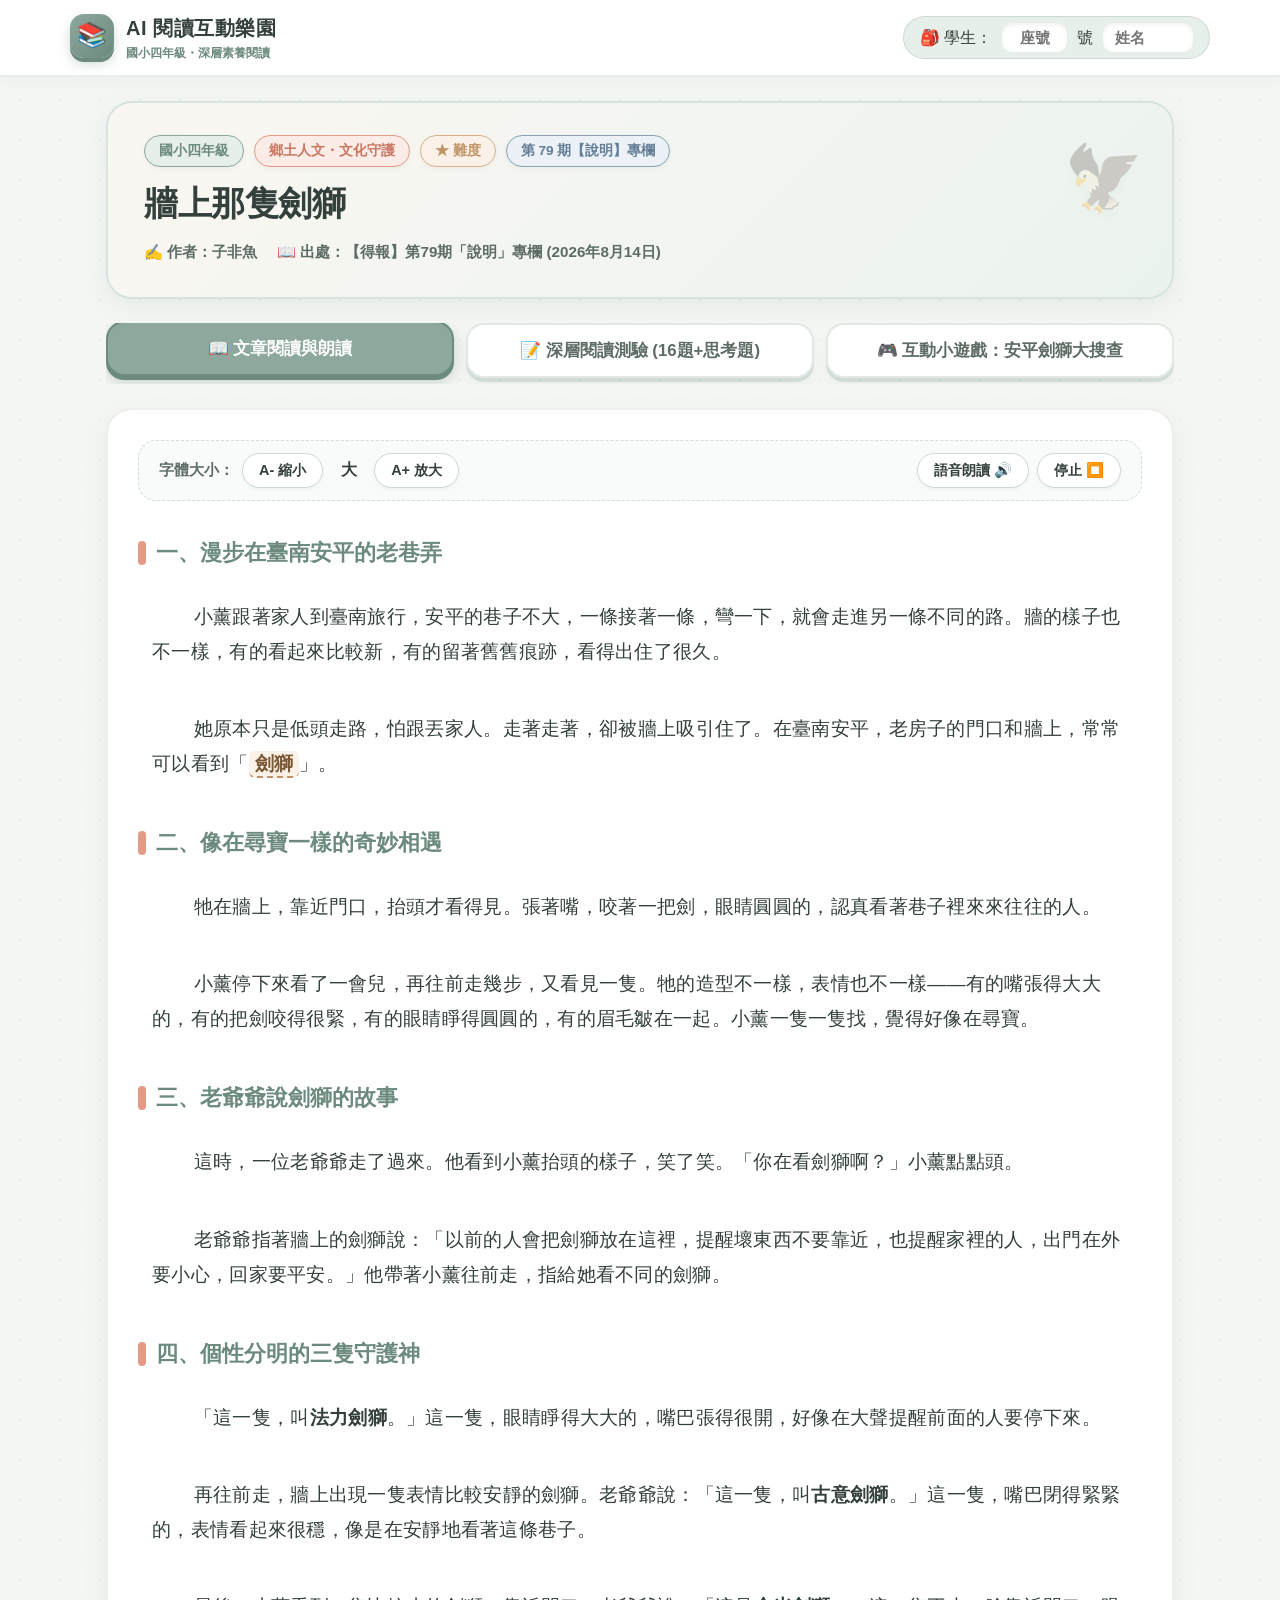
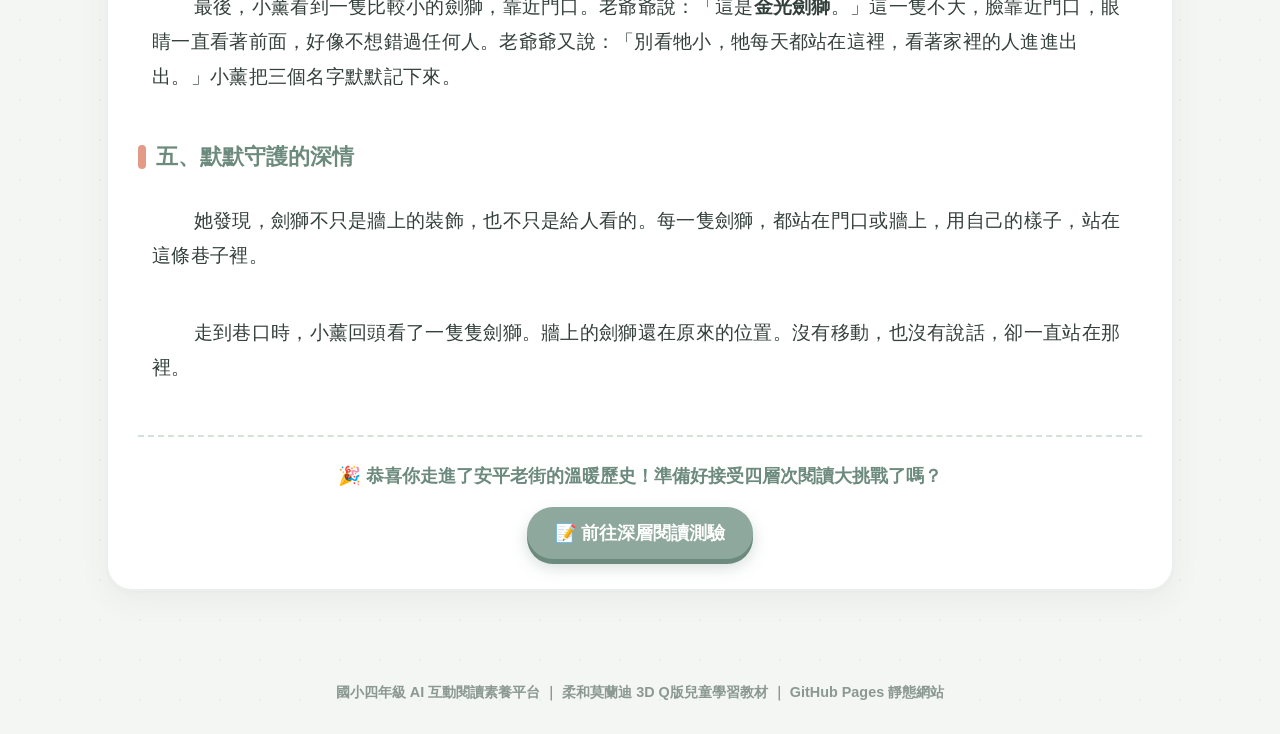
<file: index6.html>
<!DOCTYPE html>
<html lang="zh-TW">
<head>
  <meta charset="UTF-8">
  <meta name="viewport" content="width=device-width, initial-scale=1.0">
  <title>牆上那隻劍獅 - 國小四年級 AI 互動閱讀教室</title>
  <link rel="stylesheet" href="style.css">
</head>
<body>

  <!-- 頂部導覽列 -->
  <header class="top-nav">
    <div class="nav-container">
      <a href="index.htm" class="logo-area" title="返回閱讀首頁">
        <div class="logo-icon-3d">📚</div>
        <div>
          <div class="logo-title">AI 閱讀互動樂園</div>
          <div class="logo-subtitle">國小四年級・深層素養閱讀</div>
        </div>
      </a>

      <!-- 學生身分輸入列 -->
      <div class="student-bar">
        <span>🎒 學生：</span>
        <input type="text" class="student-input student-seat-input seat" placeholder="座號" maxlength="4">
        <span>號</span>
        <input type="text" class="student-input student-name-input" placeholder="姓名" maxlength="10">
      </div>
    </div>
  </header>

  <!-- 主內容區 -->
  <main class="main-wrapper">

    <!-- 文章標題看板 -->
    <section class="article-header-banner">
      <div class="meta-tags-row">
        <span class="tag-badge tag-sage">國小四年級</span>
        <span class="tag-badge tag-coral">鄉土人文・文化守護</span>
        <span class="tag-badge tag-clay">★ 難度</span>
        <span class="tag-badge tag-blue">第 79 期【說明】專欄</span>
      </div>
      <h1 class="article-main-title">牆上那隻劍獅</h1>
      <div class="article-sub-info">
        <span>✍️ 作者：子非魚</span>
        <span>📖 出處：【得報】第79期「說明」專欄 (2026年8月14日)</span>
      </div>
    </section>

    <!-- 功能標籤頁 (Tab Navigation) -->
    <nav class="section-nav-tabs">
      <button class="tab-btn active" data-tab="read" onclick="TabManager.switchTab('read')">
        📖 文章閱讀與朗讀
      </button>
      <button class="tab-btn" data-tab="quiz" onclick="TabManager.switchTab('quiz')">
        📝 深層閱讀測驗 (16題+思考題)
      </button>
      <button class="tab-btn" data-tab="game" onclick="TabManager.switchTab('game')">
        🎮 互動小遊戲：安平劍獅大搜查
      </button>
    </nav>

    <!-- ==================== 第一分頁：文章閱讀區 ==================== -->
    <section id="read-section" class="content-section">
      <div class="morandi-card">
        <!-- 閱讀輔助工具列 -->
        <div class="reading-toolbar">
          <div class="tool-group">
            <span style="font-weight: 800; font-size: 0.95rem; color: var(--text-secondary);">字體大小：</span>
            <button class="btn-tool" onclick="FontResizer.decrease()">A- 縮小</button>
            <span id="font-size-label" style="font-weight:800; min-width:35px; text-align:center;">大</span>
            <button class="btn-tool" onclick="FontResizer.increase()">A+ 放大</button>
          </div>

          <div class="tool-group">
            <button id="btn-speech-toggle" class="btn-tool" onclick="SpeechManager.speakAll()">
              <span>語音朗讀 🔊</span>
            </button>
            <button class="btn-tool" onclick="SpeechManager.stop()">
              <span>停止 ⏹️</span>
            </button>
          </div>
        </div>

        <!-- 文章內文掛載點 -->
        <article class="article-body" id="article-content-body">
          
          <h2 class="article-section-title">一、漫步在臺南安平的老巷弄</h2>
          <p class="reading-paragraph">
            小薰跟著家人到臺南旅行，安平的巷子不大，一條接著一條，彎一下，就會走進另一條不同的路。牆的樣子也不一樣，有的看起來比較新，有的留著舊舊痕跡，看得出住了很久。
          </p>
          <p class="reading-paragraph">
            她原本只是低頭走路，怕跟丟家人。走著走著，卻被牆上吸引住了。在臺南安平，老房子的門口和牆上，常常可以看到「<span class="vocab-bubble" title="安平地區流傳數百年的傳統辟邪祈福吉祥物，口中橫咬寶劍">劍獅</span>」。
          </p>

          <h2 class="article-section-title">二、像在尋寶一樣的奇妙相遇</h2>
          <p class="reading-paragraph">
            牠在牆上，靠近門口，抬頭才看得見。張著嘴，咬著一把劍，眼睛圓圓的，認真看著巷子裡來來往往的人。
          </p>
          <p class="reading-paragraph">
            小薰停下來看了一會兒，再往前走幾步，又看見一隻。牠的造型不一樣，表情也不一樣——有的嘴張得大大的，有的把劍咬得很緊，有的眼睛睜得圓圓的，有的眉毛皺在一起。小薰一隻一隻找，覺得好像在尋寶。
          </p>

          <h2 class="article-section-title">三、老爺爺說劍獅的故事</h2>
          <p class="reading-paragraph">
            這時，一位老爺爺走了過來。他看到小薰抬頭的樣子，笑了笑。「你在看劍獅啊？」小薰點點頭。
          </p>
          <p class="reading-paragraph">
            老爺爺指著牆上的劍獅說：「以前的人會把劍獅放在這裡，提醒壞東西不要靠近，也提醒家裡的人，出門在外要小心，回家要平安。」他帶著小薰往前走，指給她看不同的劍獅。
          </p>

          <h2 class="article-section-title">四、個性分明的三隻守護神</h2>
          <p class="reading-paragraph">
            「這一隻，叫<strong>法力劍獅</strong>。」這一隻，眼睛睜得大大的，嘴巴張得很開，好像在大聲提醒前面的人要停下來。
          </p>
          <p class="reading-paragraph">
            再往前走，牆上出現一隻表情比較安靜的劍獅。老爺爺說：「這一隻，叫<strong>古意劍獅</strong>。」這一隻，嘴巴閉得緊緊的，表情看起來很穩，像是在安靜地看著這條巷子。
          </p>
          <p class="reading-paragraph">
            最後，小薰看到一隻比較小的劍獅，靠近門口。老爺爺說：「這是<strong>金光劍獅</strong>。」這一隻不大，臉靠近門口，眼睛一直看著前面，好像不想錯過任何人。老爺爺又說：「別看牠小，牠每天都站在這裡，看著家裡的人進進出出。」小薰把三個名字默默記下來。
          </p>

          <h2 class="article-section-title">五、默默守護的深情</h2>
          <p class="reading-paragraph">
            她發現，劍獅不只是牆上的裝飾，也不只是給人看的。每一隻劍獅，都站在門口或牆上，用自己的樣子，站在這條巷子裡。
          </p>
          <p class="reading-paragraph">
            走到巷口時，小薰回頭看了一隻隻劍獅。牆上的劍獅還在原來的位置。沒有移動，也沒有說話，卻一直站在那裡。
          </p>

        </article>

        <!-- 閱讀完成引導至測驗 -->
        <div style="text-align: center; margin-top: 40px; padding-top: 24px; border-top: 2px dashed #D4E2DA;">
          <p style="font-size: 1.15rem; font-weight: 700; color: var(--morandi-sage-dark); margin-bottom: 16px;">
            🎉 恭喜你走進了安平老街的溫暖歷史！準備好接受四層次閱讀大挑戰了嗎？
          </p>
          <button class="btn-3d btn-3d-sage" onclick="TabManager.switchTab('quiz')">
            📝 前往深層閱讀測驗
          </button>
        </div>
      </div>
    </section>

    <!-- ==================== 第二分頁：深層閱讀測驗區 ==================== -->
    <section id="quiz-section" class="content-section" style="display: none;">
      <div class="morandi-card">
        <div class="quiz-header-bar">
          <div>
            <h2 style="font-size: 1.6rem; font-weight: 900; color: var(--text-primary); margin-bottom: 6px;">
              四層次理解挑戰題
            </h2>
            <div style="color: var(--text-secondary); font-size: 0.95rem;">
              共 16 題選擇題（選項 1.2.3.4，每層次 4 題）＋ 1 題開放式思考題（AI 智慧診斷等第）
            </div>
          </div>
          <div class="quiz-score-badge" id="quiz-progress-text">
            已作答：0 / 16 題
          </div>
        </div>

        <!-- 四層次篩選切換標籤 -->
        <div class="level-filter-bar" style="margin-bottom: 24px;">
          <span style="font-weight: 800; font-size: 0.95rem; align-self: center; margin-right: 6px;">題目層次：</span>
          <button class="level-filter-pill active" data-level="all" onclick="QuizEngine.filterLevel('all')">全部題目 (16)</button>
          <button class="level-filter-pill" data-level="1" onclick="QuizEngine.filterLevel('1')">層次一：提取訊息 (4)</button>
          <button class="level-filter-pill" data-level="2" onclick="QuizEngine.filterLevel('2')">層次二：推論訊息 (4)</button>
          <button class="level-filter-pill" data-level="3" onclick="QuizEngine.filterLevel('3')">層次三：詮釋整合 (4)</button>
          <button class="level-filter-pill" data-level="4" onclick="QuizEngine.filterLevel('4')">層次四：比較評估 (4)</button>
        </div>

        <!-- 16 題題目渲染容器 -->
        <div id="quiz-container"></div>

        <!-- 開放式思考題容器 -->
        <div id="open-question-container"></div>

        <!-- 交卷按鈕區 -->
        <div style="text-align: center; margin-top: 36px;">
          <button class="btn-3d btn-3d-coral" style="font-size: 1.25rem; padding: 16px 40px;" onclick="QuizEngine.submitQuiz()">
            🚀 繳交測驗・看成績、詳解與 AI 思考等第
          </button>
        </div>

        <!-- 成績總結診斷報告區 (繳交後展開) -->
        <div id="quiz-summary-card" style="display: none;"></div>
      </div>
    </section>

    <!-- ==================== 第三分頁：主題互動遊戲區 ==================== -->
    <section id="game-section" class="content-section" style="display: none;">
      <div class="morandi-card">
        <div class="game-container">
          <div class="game-hud">
            <div>🎮 關卡：<span id="game-stage-text">1 / 4</span></div>
            <div>🏆 得分：<span id="game-score-text">0</span> 分</div>
            <div>❤️ 生命值：<span id="game-hp-text">❤️❤️❤️</span></div>
          </div>

          <div class="game-stage-screen" id="game-screen-area">
            <!-- 遊戲畫面動態注入 -->
          </div>
        </div>
      </div>
    </section>

  </main>

  <footer class="site-footer">
    <p>國小四年級 AI 互動閱讀素養平台 ｜ 柔和莫蘭迪 3D Q版兒童學習教材 ｜ GitHub Pages 靜態網站</p>
  </footer>

  <!-- 引用共用互動核心腳本 -->
  <script src="script.js"></script>

  <!-- 文章專屬資料注入配置 -->
  <script>
    window.ARTICLE_CONFIG = {
      id: "lesson-5",
      pageFile: "index6.html",
      title: "牆上那隻劍獅",
      subtitle: "第79期【說明】專欄 / 作者：子非魚",
      meta: {
        grade: "國小四年級",
        category: "鄉土人文・文化守護",
        level: "★ 難度",
        issue: "第 79 期"
      },
      // 16 題四層次題庫（選項格式為 1, 2, 3, 4，答案號碼循環輪流且互不相同）
      questions: [
        /* ---------- 層次一：提取訊息 (4題) ---------- */
        {
          id: 1,
          level: 1,
          question: "故事中，小薰是跟著家人到臺灣哪一個歷史悠久的城鎮旅行時，在老巷子裡看見劍獅？",
          options: {
            "1": "臺南安平",
            "2": "彰化鹿港",
            "3": "新北淡水",
            "4": "苗栗三義"
          },
          answer: "1",
          explanation: "文中第一頁開頭明確寫道：「小薰跟著家人到臺南旅行，安平的巷子不大……在臺南安平，老房子的門口和牆上，常常可以看到劍獅。」",
          sourceQuote: "「小薰跟著家人到臺南旅行，安平的巷子不大……在臺南安平，老房子的門口和牆上，常常可以看到劍獅。」（第1頁）"
        },
        {
          id: 2,
          level: 1,
          question: "安平老房子牆上的劍獅，嘴巴裡最明顯的特徵是咬著什麼東西？",
          options: {
            "1": "一根大骨頭",
            "2": "一把寶劍",
            "3": "一支毛筆",
            "4": "一條大魚"
          },
          answer: "2",
          explanation: "第二頁清楚描寫：「牠在牆上，靠近門口，抬頭才看得見。張著嘴，咬著一把劍，眼睛圓圓的。」",
          sourceQuote: "「張著嘴，咬著一把劍，眼睛圓圓的，認真看著巷子裡來來往往的人。」（第2頁）"
        },
        {
          id: 3,
          level: 1,
          question: "在老爺爺介紹的三隻劍獅中，表情安靜、嘴巴閉得緊緊、看起來很沉穩的劍獅叫什麼名字？",
          options: {
            "1": "金光劍獅",
            "2": "法力劍獅",
            "3": "古意劍獅",
            "4": "飛天劍獅"
          },
          answer: "3",
          explanation: "第三頁指出：「老爺爺說：『這一隻，叫古意劍獅。』這一隻，嘴巴閉得緊緊的，表情看起來很穩，像是在安靜地看著這條巷子。」",
          sourceQuote: "「老爺爺說：『這一隻，叫古意劍獅。』這一隻，嘴巴閉得緊緊的，表情看起來很穩……」（第3頁）"
        },
        {
          id: 4,
          level: 1,
          question: "那隻體型比較小、靠近門口、每天看著家裡人進進出出的劍獅叫什麼名字？",
          options: {
            "1": "威風劍獅",
            "2": "開心劍獅",
            "3": "飛虎劍獅",
            "4": "金光劍獅"
          },
          answer: "4",
          explanation: "第三頁說明：「老爺爺說：『這是金光劍獅。』……別看牠小，牠每天都站在這裡，看著家裡的人進進出出。」",
          sourceQuote: "「老爺爺說：『這是金光劍獅。』……別看牠小，牠每天都站在這裡，看著家裡的人進進出出。」（第3頁）"
        },

        /* ---------- 層次二：推論訊息 (4題) ---------- */
        {
          id: 5,
          level: 2,
          question: "根據老爺爺的解說，安平先民把劍獅雕刻在門口或牆上，最主要的雙重心願是什麼？",
          options: {
            "1": "提醒壞東西不要靠近（辟邪），也祈求家人外出小心、回家平安（祈福）",
            "2": "提醒鄰居這裡有猛獸，警告大家不要經過",
            "3": "標記這間房子的門牌地址與郵遞區號",
            "4": "吸引外國商人前來購買寶劍"
          },
          answer: "1",
          explanation: "第二頁老爺爺的話說明了傳統文化意涵：「提醒壞東西不要靠近，也提醒家裡的人，出門在外要小心，回家要平安。」",
          sourceQuote: "「提醒壞東西不要靠近，也提醒家裡的人，出門在外要小心，回家要平安。」（第2頁）"
        },
        {
          id: 6,
          level: 2,
          question: "小薰原本只是低頭走路怕跟丟，走著走著為什麼會覺得「好像在尋寶」一樣？",
          options: {
            "1": "因為地磚下埋著古董金幣",
            "2": "因為每隻劍獅的造型、張嘴、咬劍角度與表情各具特色，讓抬頭探索充滿驚喜",
            "3": "因為老爺爺承諾只要找到劍獅就請她吃冰淇淋",
            "4": "因為小薰手裡拿著一張古代藏寶圖"
          },
          answer: "2",
          explanation: "第二頁描繪小薰發現每隻劍獅造型不同，有的張大嘴、有的咬緊劍、有的皺眉，多樣的細節讓觀察像尋寶般有趣。",
          sourceQuote: "「牠的造型不一樣，表情也不一樣……有的眉毛皺在一起。小薰一隻一隻找，覺得好像在尋寶。」（第2頁）"
        },
        {
          id: 7,
          level: 2,
          question: "「法力劍獅」眼睛睜得大大的、嘴巴張得很開，這種神情在視覺上給人什麼感覺？",
          options: {
            "1": "好像肚子太餓急著吃午餐",
            "2": "好像在跟巷弄的朋友大聲說笑話",
            "3": "氣勢威武莊嚴，好像在以強大力量大聲喝止壞東西與陌生人停下腳步",
            "4": "好像打哈欠太累想要睡覺"
          },
          answer: "3",
          explanation: "第二頁提到：「眼睛睜得大大的，嘴巴張得很開，好像在大聲提醒前面的人要停下來。」展現出喝阻不祥與威嚇邪氣的氣魄。",
          sourceQuote: "「眼睛睜得大大的，嘴巴張得很開，好像在大聲提醒前面的人要停下來。」（第2頁）"
        },
        {
          id: 8,
          level: 2,
          question: "老爺爺對小小的金光劍獅說：「別看牠小，牠每天都站在這裡，看著家裡的人進進出出。」這句話蘊含了什麼情感？",
          options: {
            "1": "嫌棄這隻劍獅雕刻得太小不夠氣派",
            "2": "抱怨家人每天進進出出太吵雜",
            "3": "覺得這隻劍獅長相滑稽好笑",
            "4": "對劍獅日夜默默守護家庭成員平安的深厚情感與溫暖信賴"
          },
          answer: "4",
          explanation: "這句話透露出在地長輩把劍獅視為守護家庭的一份子，充滿親切的情感連結與世代信賴。",
          sourceQuote: "「別看牠小，牠每天都站在這裡，看著家裡的人進進出出。」（第3頁）"
        },

        /* ---------- 層次三：詮釋整合 (4題) ---------- */
        {
          id: 9,
          level: 3,
          question: "文中寫道小薰發現：「劍獅不只是牆上的裝飾，也不只是給人看的。」這句話最深刻的詮釋是什麼？",
          options: {
            "1": "劍獅凝聚了安平居民對家人平安與鄉土安定的深厚情感寄託，是活生生的文化靈魂",
            "2": "劍獅是用特殊魔法材料雕刻的，晚上會走下來巡邏",
            "3": "劍獅是古代用來當作監視器的防盜科技道具",
            "4": "劍獅是為了防止老房子牆壁倒塌的加固石柱"
          },
          answer: "1",
          explanation: "第三頁小薰的心得昇華：劍獅不只是死板裝飾，而是每戶人家「用自己的樣子」站在巷弄守護家園的真摯心願。",
          sourceQuote: "「她發現，劍獅不只是牆上的裝飾，也不只是給人看的。每一隻劍獅，都站在門口或牆上，用自己的樣子，站在這條巷子裡。」（第3頁）"
        },
        {
          id: 10,
          level: 3,
          question: "作者在開頭描寫安平的巷子「一條接著一條，有的牆看起來新，有的留著舊舊痕跡」，這樣的環境描寫有什麼用意？",
          options: {
            "1": "批評安平的巷弄太老舊狹窄，應該全部拆掉",
            "2": "營造出歲月流轉的歷史生活氛圍，為後文引出守護百年的劍獅文化做好鋪陳",
            "3": "說明小薰是一位非常專業的房屋建築師",
            "4": "警告遊客安平的老巷子很容易讓人迷路"
          },
          answer: "2",
          explanation: "透過描寫交錯新舊的牆面與巷道，自然帶出安平長久的生活歷史，引導讀者進入充滿歲月溫度的古鎮情境。",
          sourceQuote: "「牆的樣子也不一樣，有的看起來比較新，有的留著舊舊痕跡，看得出住了很久。」（第1頁）"
        },
        {
          id: 11,
          level: 3,
          question: "故事最後寫道：「牆上的劍獅還在原來的位置。沒有移動，也沒有說話，卻一直站在那裡。」這段話帶給讀者怎樣的心靈感受？",
          options: {
            "1": "覺得安平巷子非常陰暗可怕",
            "2": "同情劍獅被卡在牆上不能到處跑很可憐",
            "3": "感受到一種沉靜、堅定而永恆的守護力量，在讀者心中留下溫暖踏實的感動",
            "4": "小薰後悔沒有把劍獅拔下來帶回飯店"
          },
          answer: "3",
          explanation: "最後以「沒有移動、沒有說話，卻一直站在那裡」收尾，凝聚出默默守護、代代相傳的溫暖定力，意境深遠。",
          sourceQuote: "「牆上的劍獅還在原來的位置。沒有移動，也沒有說話，卻一直站在那裡。」（第3頁最後結尾）"
        },
        {
          id: 12,
          level: 3,
          question: "統整全文，下列何者最能精確表達這篇文章的核心意旨？",
          options: {
            "1": "介紹臺南安平哪裡可以買到最精美的玩具寶劍",
            "2": "教導大家如何粉刷老房子的斑駁牆壁",
            "3": "分享在迷宮般的狹窄老街如何快跑不跌倒的方法",
            "4": "透過小女孩在老巷尋訪劍獅的純真視角，傳遞劍獅的歷史寓意與在地守護的溫暖人情"
          },
          answer: "4",
          explanation: "本文從兒童視角出發，藉由老爺爺的引導，帶出安平劍獅的避邪祈福由來與多樣表情，深化對鄉土文化的珍惜。",
          sourceQuote: "全文圍繞小薰尋找劍獅、老爺爺介紹由來特徵，到小薰體會「默默守護」之文化主旨。"
        },

        /* ---------- 層次四：比較評估 (4題) ---------- */
        {
          id: 13,
          level: 4,
          question: "作者安排小薰從「原本低頭怕跟丟 ➔ 被吸引抬頭 ➔ 像尋寶般找尋 ➔ 默默記下名字感動回望」，這樣的敘事安排有何優點？",
          options: {
            "1": "以四年級學生的心理轉變帶領讀者由被動走馬看花轉為主動探索，深具感染力與共鳴感",
            "2": "顯得小薰很不遵守交通規則，只會東張西望",
            "3": "讓文章情節變得非常雜亂無章",
            "4": "證明小薰是一個非常不聽話的小朋友"
          },
          answer: "1",
          explanation: "兒童第一視角的探索心路歷程，能引導同年齡的學生設身處地感受旅行探索的驚奇與文化領悟。",
          sourceQuote: "貫穿全文的情節線索：從低頭走路到抬頭尋寶，再到默默記下名字的心理成長。"
        },
        {
          id: 14,
          level: 4,
          question: "文中詳細介紹了「法力劍獅」、「古意劍獅」與「金光劍獅」三種截然不同的神情，作者這樣寫主要想表達什麼？",
          options: {
            "1": "說明古代工匠技術不良，無法做出統一標準的劍獅",
            "2": "呈現民間信仰工藝的豐富個性與人情溫度，每一尊劍獅都代表著該戶人家獨特的心願與樣貌",
            "3": "故意增加專有名詞，想要考倒閱讀的學生",
            "4": "證明金光劍獅比其他兩隻更值得花錢購買"
          },
          answer: "2",
          explanation: "三種不同的神情代表著民間文化的生動多元，既有威武也有沉穩親切，呈現生活工藝的獨特性。",
          sourceQuote: "「每一隻劍獅，都站在門口或牆上，用自己的樣子，站在這條巷子裡。」（第3頁）"
        },
        {
          id: 15,
          level: 4,
          question: "如果有一天安平老街為了拓寬馬路發展現代商業，打算拆除所有老磚牆並丟棄劍獅，從文化保存的角度評估，最嚴重的損失會是什麼？",
          options: {
            "1": "沒有任何損失，現代寬大馬路比老巷弄方便很多",
            "2": "只是少掉了幾塊裝飾磚塊，對地方完全沒有影響",
            "3": "將切斷承載數百年的生活記憶與人神共守的文化根柢，使這座市鎮失去獨一無二的歷史靈魂",
            "4": "這樣做能讓所有遊客在老街快速飆車"
          },
          answer: "3",
          explanation: "文化資產是歷史記憶的具體載體，一旦毀損將難以復原，評估古蹟與在地文化的不可取代性。",
          sourceQuote: "評估文章所展現的安平劍獅與巷弄老牆之歷史文化價值。"
        },
        {
          id: 16,
          level: 4,
          question: "讀完這篇故事後，當我們有機會前往各地的老街（如安平、鹿港、三峽）旅行時，下列哪一種態度最值得提倡？",
          options: {
            "1": "走馬看花只忙著吃零食、滑手機拍照打卡就匆匆離開",
            "2": "帶麥克筆在老房子的古老紅磚牆面上簽名塗鴉紀念",
            "3": "嫌棄老街路面狹窄、房屋斑駁老舊，抱怨連連",
            "4": "放慢腳步用心觀察建築與人文細節，懷抱尊重的心情聆聽老街故事，守護在地文化資產"
          },
          answer: "4",
          explanation: "優質的文化素養在於放慢腳步、細心觀察、尊重歷史，把旅行昇華為認識土地與人文的溫暖體驗。",
          sourceQuote: "小薰在老巷慢行觀察的經驗啟發：放慢腳步、用心探索、尊重默默守護的歷史記憶。"
        }
      ],

      // 開放式思考題（含 AI 智慧評估指引）
      openQuestion: {
        prompt: "【小小文史守護者：我的守護吉祥物設計與祝福】安平的劍獅咬著寶劍、表情各異，默默在門口或牆上守護著家家戶戶的平安。如果換成你，要為自己的「家」或「班級教室」設計一個專屬的「守護吉祥物或神獸角色」（例如：某種動物、植物、傳說生物或奇幻角色），你希望它是什麼外型？咬著或手裡拿著什麼有象徵意義的物品？它代表了你對家人或同學怎樣的祝福呢？請寫下你的設計想法與原因！",
        hint: "請寫出：1.守護角色的外型 2.牠拿著或咬著的物品與涵義 3.代表你對家人或班級的祝福（請至少寫下 20 個字喔！交卷後 AI 導師會為你的創意評分並給予等第喔！）"
      },

      // 互動小遊戲（關卡邏輯）
      initGame: function() {
        const gameData = [
          {
            stage: 1,
            title: "【第一關：安平劍獅大搜查】",
            desc: "小薰在安平老房子的門口牆上抬頭尋找，劍獅最明顯的代表特徵是什麼？",
            options: [
              { icon: "🗡️", name: "張開大嘴，橫咬著一把威武的寶劍", isSafe: true, feedback: "答對了！咬著寶劍、眼睛圓圓，這就是守護安平百年的傳統劍獅！" },
              { icon: "🦴", name: "嘴裡叼著一根大骨頭", isSafe: false, feedback: "哈哈，那是狗狗喜歡的骨頭，不是威武的劍獅喔！" },
              { icon: "🎣", name: "手裡拿著釣竿在釣小魚", isSafe: false, feedback: "不對喔！那是上一課捕魚高手翠鳥的愛好喔！" }
            ]
          },
          {
            stage: 2,
            title: "【第二關：誰是大嗓門法力劍獅？】",
            desc: "老爺爺指著牆上一隻眼睛睜得大大的、嘴巴張得很開，好像在大聲提醒前面的人停下來的劍獅，牠叫什麼名字？",
            options: [
              { icon: "⚡", name: "法力劍獅", isSafe: true, feedback: "太棒了！法力劍獅氣勢磅礡、張大嘴巴，大聲喝阻壞東西不要靠近！" },
              { icon: "😴", name: "瞌睡劍獅", isSafe: false, feedback: "不對喔！法力劍獅眼睛睜得圓圓大大，精神飽滿守護巷弄！" },
              { icon: "🤐", name: "閉嘴劍獅", isSafe: false, feedback: "嘴巴閉緊緊的是古意劍獅，法力劍獅的嘴巴是張得大大的喔！" }
            ]
          },
          {
            stage: 3,
            title: "【第三關：古意與金光的守護默契】",
            desc: "小小的金光劍獅臉靠近門口，老爺爺說牠每天都在做什麼重要任務呢？",
            options: [
              { icon: "🚪", name: "每天站在門口，看著家裡的人進進出出保平安", isSafe: true, feedback: "完全正確！金光劍獅雖然身形小巧，但守護家人的心意比誰都深厚！" },
              { icon: "🏃", name: "跟著遊客在老街上跑馬拉松比賽", isSafe: false, feedback: "劍獅不會亂跑，牠一直安靜守在牆上喔！" },
              { icon: "🛌", name: "躺在門檻上睡大覺不理人", isSafe: false, feedback: "錯誤！金光劍獅眼睛一直盯著前方，認真守護大家！" }
            ]
          },
          {
            stage: 4,
            title: "【第四關：我是小小文史守護員】",
            desc: "當我們跟家人漫步在安平老街，發現老牆上有珍貴的歷史劍獅時，我們該如何愛護牠？",
            options: [
              { icon: "📸", name: "放慢腳步靜靜欣賞拍照，用心聆聽故事、不觸摸敲打破壞", isSafe: true, feedback: "太優秀了！懂得尊重歷史、守護在地文化，你是一位稱職的小小文史守護特使！" },
              { icon: "🖍️", name: "拿彩色蠟筆在劍獅的臉上塗鴉畫鬍子", isSafe: false, feedback: "嚴格禁止！破壞古蹟歷史文物是錯誤的行為！" },
              { icon: "🔨", name: "拿工具想把劍獅嘴裡的寶劍敲下來當玩具", isSafe: false, feedback: "危險且違法！我們要用心愛護老祖先留下來的文化寶藏！" }
            ]
          }
        ];

        let currentStageIdx = 0;
        let score = 0;
        let hp = 3;

        function updateHUD() {
          const stageEl = document.getElementById("game-stage-text");
          const scoreEl = document.getElementById("game-score-text");
          const hpEl = document.getElementById("game-hp-text");
          if (stageEl) stageEl.innerText = `${currentStageIdx + 1} / ${gameData.length}`;
          if (scoreEl) scoreEl.innerText = score;
          if (hpEl) hpEl.innerText = "❤️".repeat(Math.max(0, hp));
        }

        function renderStage() {
          const screen = document.getElementById("game-screen-area");
          if (!screen) return;

          if (hp <= 0) {
            SoundPlayer.wrong();
            screen.innerHTML = `
              <div class="game-intro-card">
                <div style="font-size: 54px; margin-bottom: 12px;">💔</div>
                <h3 style="font-size: 1.5rem; font-weight:900; color:var(--morandi-danger); margin-bottom:8px;">劍獅搜查未完成</h3>
                <p style="color:var(--text-secondary); margin-bottom:16px;">回頭再看看課文中小薰與老爺爺的對話，重新展開尋寶吧！</p>
                <button class="btn-3d btn-3d-coral" onclick="window.ARTICLE_CONFIG.initGame()">🔄 重新開始挑戰</button>
              </div>
            `;
            return;
          }

          if (currentStageIdx >= gameData.length) {
            SoundPlayer.victory();
            screen.innerHTML = `
              <div class="game-intro-card">
                <div style="font-size: 60px; margin-bottom: 12px;">🦁</div>
                <h3 style="font-size: 1.6rem; font-weight:900; color:var(--morandi-sage-dark); margin-bottom:8px;">榮獲【安平老街小小文史守護員】勳章！</h3>
                <p style="color:var(--text-secondary); line-height:1.6; margin-bottom:16px;">
                  太精彩了！你獲得了 <strong>${score}</strong> 分滿分！你已經深深認識了劍獅不只是裝飾，更是安平老街對家園最溫暖的守護記憶！
                </p>
                <div style="display:flex; justify-content:center; gap:12px;">
                  <button class="btn-3d btn-3d-sage" onclick="window.ARTICLE_CONFIG.initGame()">🎮 再玩一次</button>
                  <button class="btn-3d btn-3d-blue" onclick="TabManager.switchTab('quiz')">📝 進行閱讀測驗</button>
                </div>
              </div>
            `;
            return;
          }

          const current = gameData[currentStageIdx];
          updateHUD();

          let cardsHtml = "";
          current.options.forEach((opt, idx) => {
            cardsHtml += `
              <div class="game-choice-card" onclick="window.handleGameChoice(${idx})">
                <div class="game-card-icon">${opt.icon}</div>
                <div class="game-card-title">${opt.name}</div>
              </div>
            `;
          });

          screen.innerHTML = `
            <div style="background: rgba(255,255,255,0.92); border-radius: 16px; padding: 20px; max-width: 600px; width: 100%; box-shadow: 0 4px 14px rgba(0,0,0,0.06);">
              <h3 style="font-size: 1.3rem; font-weight: 800; color: var(--morandi-sage-dark); margin-bottom: 6px;">${current.title}</h3>
              <p style="font-size: 1.05rem; font-weight: 700; color: var(--text-primary); margin-bottom: 16px;">${current.desc}</p>
              <div class="game-cards-container">
                ${cardsHtml}
              </div>
              <div id="game-feedback-box" style="margin-top: 12px; font-weight: 700; font-size: 0.95rem; min-height: 24px;"></div>
            </div>
          `;
        }

        window.handleGameChoice = function(choiceIdx) {
          const current = gameData[currentStageIdx];
          const chosen = current.options[choiceIdx];
          const fbBox = document.getElementById("game-feedback-box");

          if (chosen.isSafe) {
            score += 25;
            SoundPlayer.correct();
            if (fbBox) fbBox.innerHTML = `<span style="color:var(--morandi-success);">⭕ 正確！${chosen.feedback}</span>`;
            setTimeout(() => {
              currentStageIdx++;
              renderStage();
            }, 1200);
          } else {
            hp--;
            SoundPlayer.wrong();
            updateHUD();
            if (fbBox) fbBox.innerHTML = `<span style="color:var(--morandi-danger);">❌ 哎呀！${chosen.feedback}</span>`;
            if (hp <= 0) {
              setTimeout(() => {
                renderStage();
              }, 1200);
            }
          }
        };

        renderStage();
      }
    };
  </script>
</body>
</html>
</file>
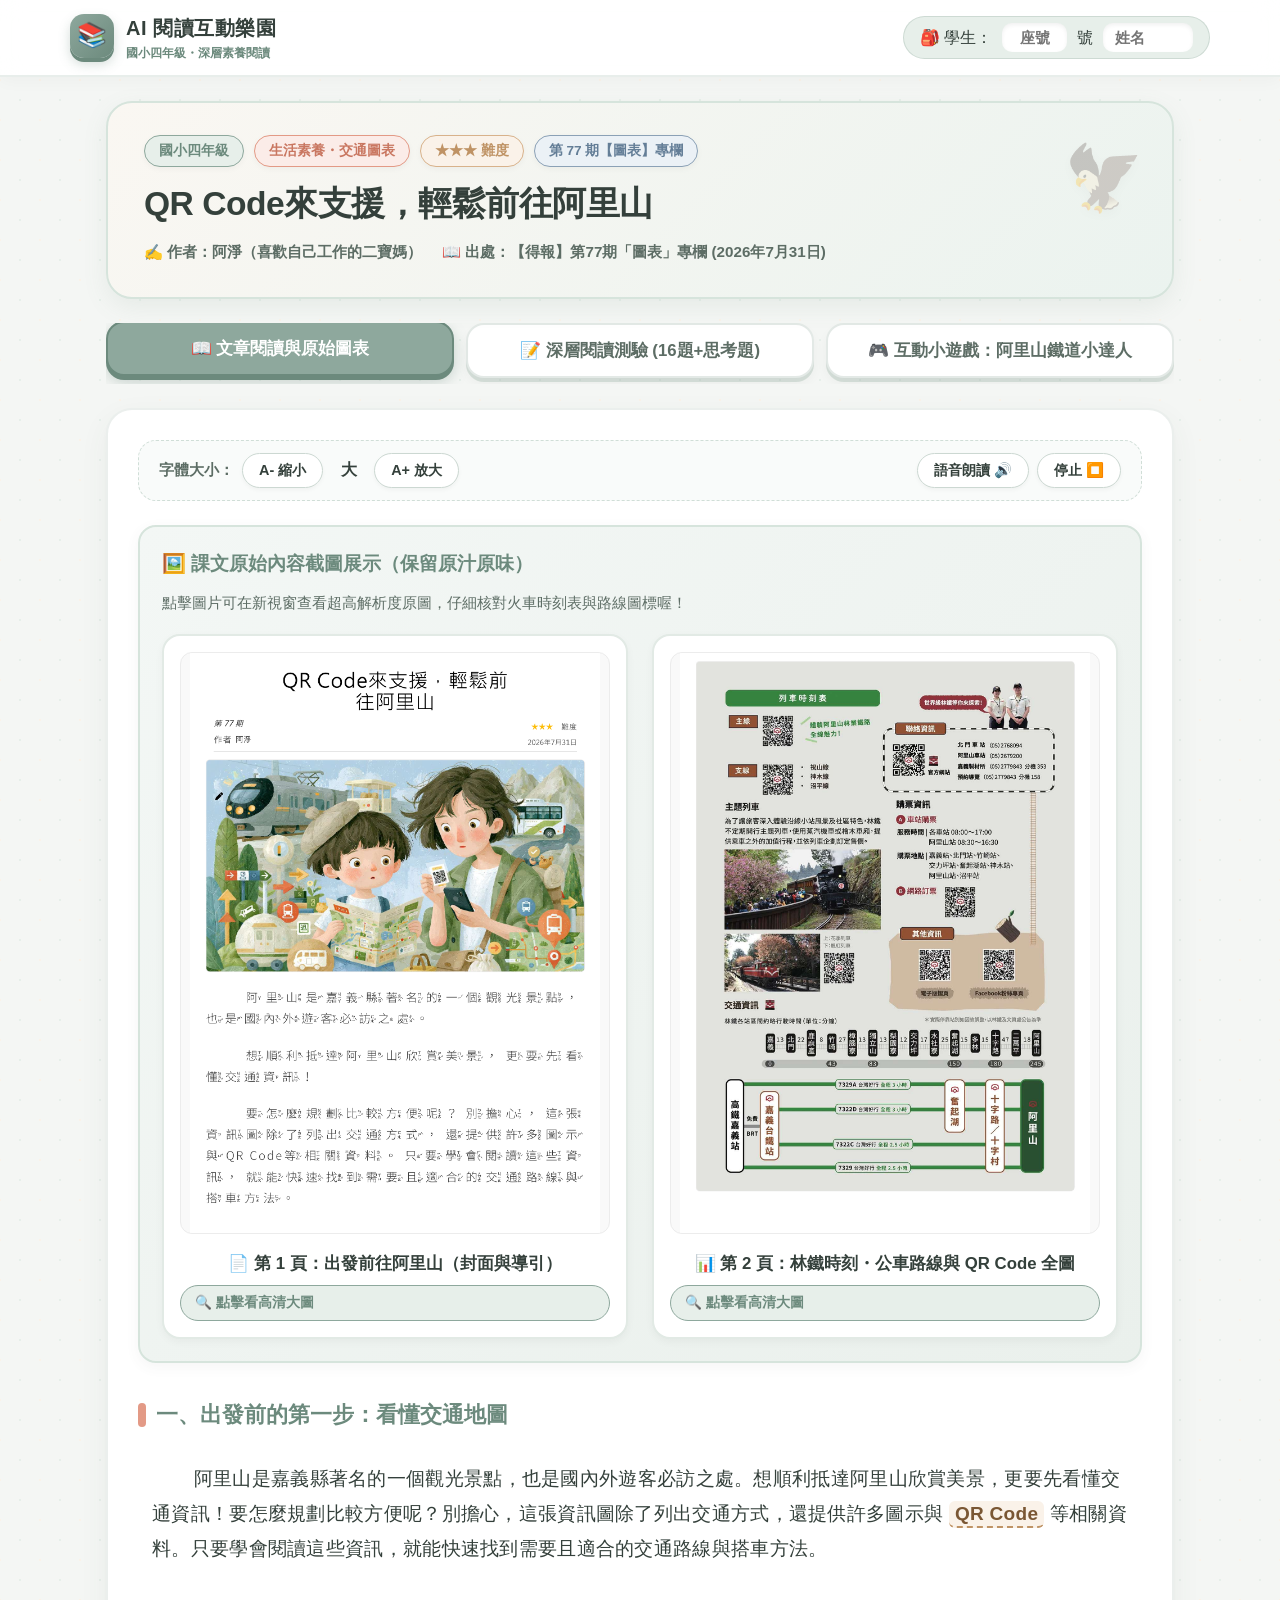
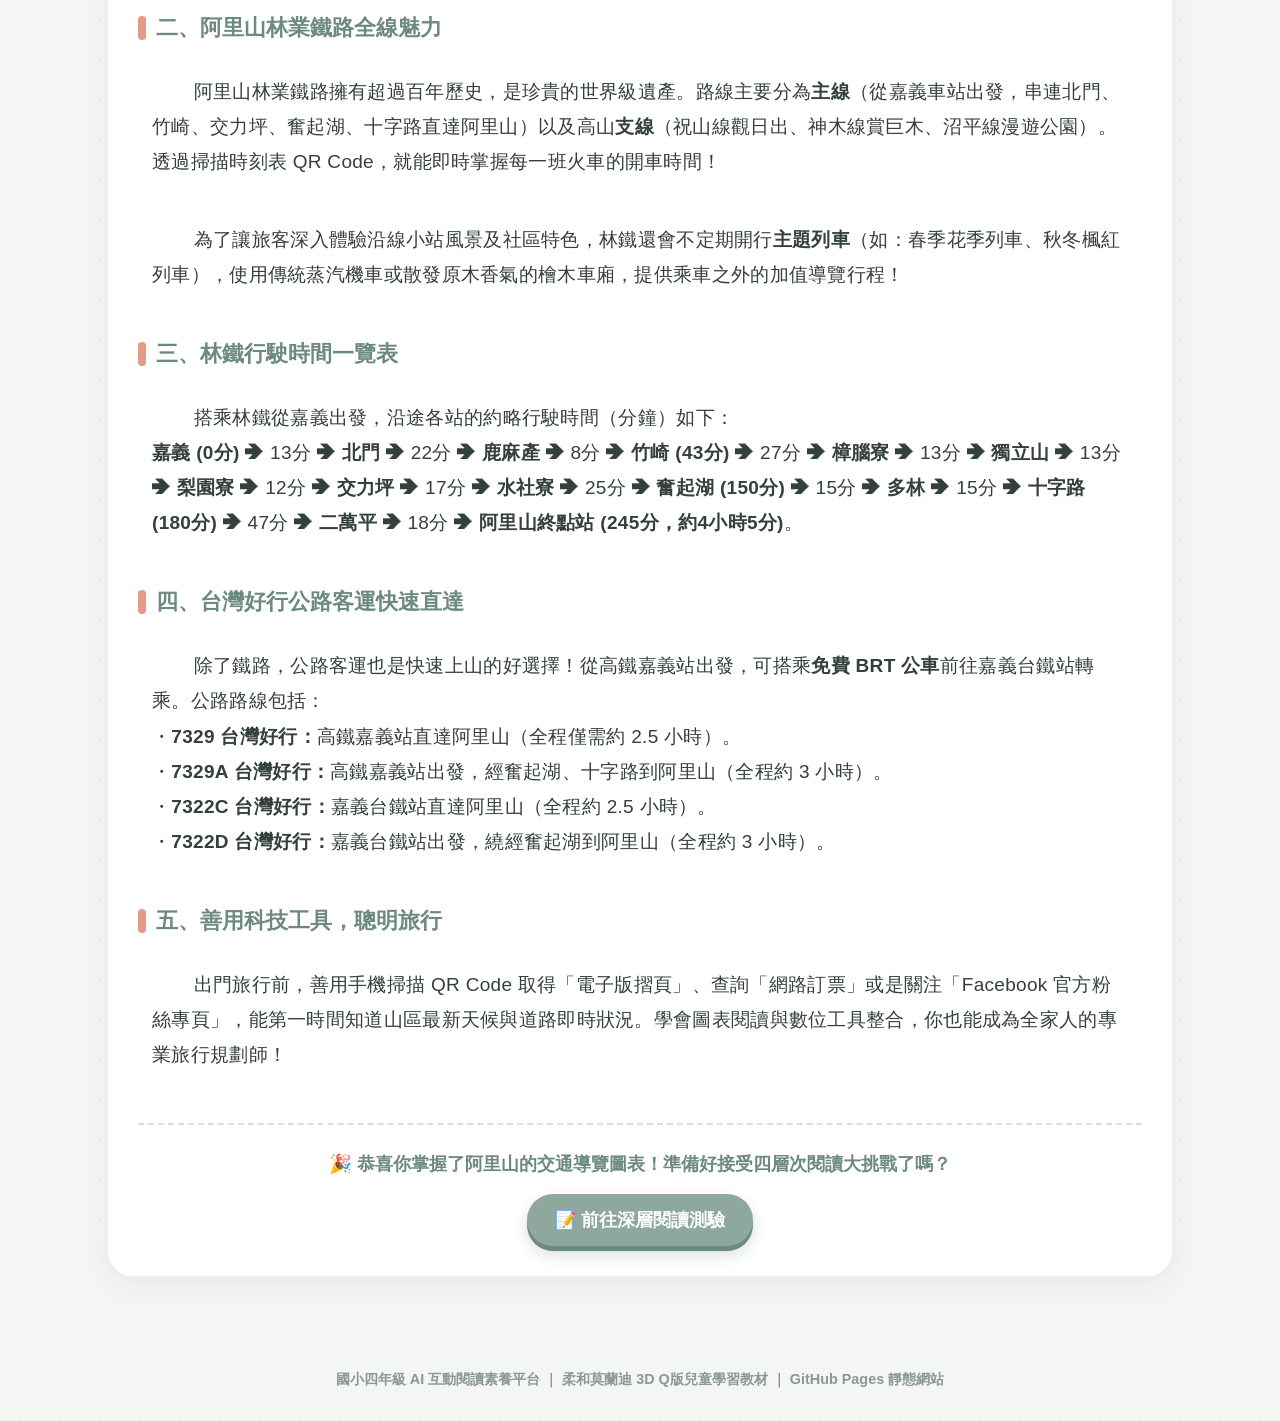
<file: index7.html>
<!DOCTYPE html>
<html lang="zh-TW">
<head>
  <meta charset="UTF-8">
  <meta name="viewport" content="width=device-width, initial-scale=1.0">
  <title>QR Code來支援，輕鬆前往阿里山 - 國小四年級 AI 互動閱讀教室</title>
  <link rel="stylesheet" href="style.css">
  <style>
    /* 原始內容截圖展示區專用樣式 */
    .original-docs-showcase {
      background: linear-gradient(135deg, #F3F7F5 0%, #EAF0EC 100%);
      border: 2px solid #D6E4DC;
      border-radius: var(--radius-md);
      padding: 22px;
      margin: 24px 0 32px;
      box-shadow: 0 4px 14px rgba(78, 93, 85, 0.06);
    }
    .original-docs-title {
      font-size: 1.2rem;
      font-weight: 800;
      color: var(--morandi-sage-dark);
      margin-bottom: 12px;
      display: flex;
      align-items: center;
      gap: 8px;
    }
    .docs-gallery-grid {
      display: grid;
      grid-template-columns: repeat(auto-fit, minmax(280px, 1fr));
      gap: 20px;
      margin-top: 14px;
    }
    .doc-preview-card {
      background: white;
      border-radius: var(--radius-sm);
      border: 2px solid #E2EAE5;
      padding: 12px;
      text-align: center;
      transition: all 0.25s ease;
      box-shadow: 0 3px 8px rgba(0,0,0,0.04);
    }
    .doc-preview-card:hover {
      transform: translateY(-4px);
      border-color: var(--morandi-coral);
      box-shadow: 0 8px 18px rgba(0,0,0,0.08);
    }
    .doc-img-frame {
      border-radius: 8px;
      overflow: hidden;
      border: 1px solid #ECECEC;
      margin-bottom: 10px;
      background: #F9F9F9;
      cursor: zoom-in;
    }
    .doc-img-frame img {
      width: 100%;
      height: auto;
      display: block;
      transition: transform 0.3s ease;
    }
    .doc-img-frame:hover img {
      transform: scale(1.02);
    }
    .doc-caption {
      font-size: 0.95rem;
      font-weight: 700;
      color: var(--text-primary);
      margin-bottom: 6px;
    }
    .doc-btn-view {
      display: inline-flex;
      align-items: center;
      gap: 6px;
      padding: 6px 14px;
      background: var(--morandi-sage-light);
      color: var(--morandi-sage-dark);
      font-size: 0.85rem;
      font-weight: 800;
      border-radius: var(--radius-full);
      text-decoration: none;
      border: 1px solid var(--morandi-sage);
    }
    .doc-btn-view:hover {
      background: var(--morandi-sage);
      color: white;
    }
  </style>
</head>
<body>

  <!-- 頂部導覽列 -->
  <header class="top-nav">
    <div class="nav-container">
      <a href="index.htm" class="logo-area" title="返回閱讀首頁">
        <div class="logo-icon-3d">📚</div>
        <div>
          <div class="logo-title">AI 閱讀互動樂園</div>
          <div class="logo-subtitle">國小四年級・深層素養閱讀</div>
        </div>
      </a>

      <!-- 學生身分輸入列 -->
      <div class="student-bar">
        <span>🎒 學生：</span>
        <input type="text" class="student-input student-seat-input seat" placeholder="座號" maxlength="4">
        <span>號</span>
        <input type="text" class="student-input student-name-input" placeholder="姓名" maxlength="10">
      </div>
    </div>
  </header>

  <!-- 主內容區 -->
  <main class="main-wrapper">

    <!-- 文章標題看板 -->
    <section class="article-header-banner">
      <div class="meta-tags-row">
        <span class="tag-badge tag-sage">國小四年級</span>
        <span class="tag-badge tag-coral">生活素養・交通圖表</span>
        <span class="tag-badge tag-clay">★★★ 難度</span>
        <span class="tag-badge tag-blue">第 77 期【圖表】專欄</span>
      </div>
      <h1 class="article-main-title">QR Code來支援，輕鬆前往阿里山</h1>
      <div class="article-sub-info">
        <span>✍️ 作者：阿淨（喜歡自己工作的二寶媽）</span>
        <span>📖 出處：【得報】第77期「圖表」專欄 (2026年7月31日)</span>
      </div>
    </section>

    <!-- 功能標籤頁 (Tab Navigation) -->
    <nav class="section-nav-tabs">
      <button class="tab-btn active" data-tab="read" onclick="TabManager.switchTab('read')">
        📖 文章閱讀與原始圖表
      </button>
      <button class="tab-btn" data-tab="quiz" onclick="TabManager.switchTab('quiz')">
        📝 深層閱讀測驗 (16題+思考題)
      </button>
      <button class="tab-btn" data-tab="game" onclick="TabManager.switchTab('game')">
        🎮 互動小遊戲：阿里山鐵道小達人
      </button>
    </nav>

    <!-- ==================== 第一分頁：文章閱讀區 ==================== -->
    <section id="read-section" class="content-section">
      <div class="morandi-card">
        <!-- 閱讀輔助工具列 -->
        <div class="reading-toolbar">
          <div class="tool-group">
            <span style="font-weight: 800; font-size: 0.95rem; color: var(--text-secondary);">字體大小：</span>
            <button class="btn-tool" onclick="FontResizer.decrease()">A- 縮小</button>
            <span id="font-size-label" style="font-weight:800; min-width:35px; text-align:center;">大</span>
            <button class="btn-tool" onclick="FontResizer.increase()">A+ 放大</button>
          </div>

          <div class="tool-group">
            <button id="btn-speech-toggle" class="btn-tool" onclick="SpeechManager.speakAll()">
              <span>語音朗讀 🔊</span>
            </button>
            <button class="btn-tool" onclick="SpeechManager.stop()">
              <span>停止 ⏹️</span>
            </button>
          </div>
        </div>

        <!-- 技巧性嵌入原始文章截圖（保留原始樣，支援高畫質檢視） -->
        <div class="original-docs-showcase">
          <div class="original-docs-title">
            <span>🖼️ 課文原始內容截圖展示（保留原汁原味）</span>
          </div>
          <p style="font-size: 0.95rem; color: var(--text-secondary); margin-bottom: 8px;">
            點擊圖片可在新視窗查看超高解析度原圖，仔細核對火車時刻表與路線圖標喔！
          </p>
          <div class="docs-gallery-grid">
            <div class="doc-preview-card">
              <div class="doc-img-frame" onclick="window.open('lesson6_page1.png', '_blank')">
                <img src="lesson6_page1.png" alt="阿里山交通閱讀第1頁原件截圖" loading="lazy">
              </div>
              <div class="doc-caption">📄 第 1 頁：出發前往阿里山（封面與導引）</div>
              <a href="lesson6_page1.png" target="_blank" class="doc-btn-view">🔍 點擊看高清大圖</a>
            </div>
            <div class="doc-preview-card">
              <div class="doc-img-frame" onclick="window.open('lesson6_page2.png', '_blank')">
                <img src="lesson6_page2.png" alt="阿里山火車與公車交通圖表第2頁原件截圖" loading="lazy">
              </div>
              <div class="doc-caption">📊 第 2 頁：林鐵時刻・公車路線與 QR Code 全圖</div>
              <a href="lesson6_page2.png" target="_blank" class="doc-btn-view">🔍 點擊看高清大圖</a>
            </div>
          </div>
        </div>

        <!-- 文章內文掛載點 -->
        <article class="article-body" id="article-content-body">
          
          <h2 class="article-section-title">一、出發前的第一步：看懂交通地圖</h2>
          <p class="reading-paragraph">
            阿里山是嘉義縣著名的一個觀光景點，也是國內外遊客必訪之處。想順利抵達阿里山欣賞美景，更要先看懂交通資訊！要怎麼規劃比較方便呢？別擔心，這張資訊圖除了列出交通方式，還提供許多圖示與 <span class="vocab-bubble" title="快速響應二維條碼，可用手機鏡頭快速掃描讀取網路資訊">QR Code</span> 等相關資料。只要學會閱讀這些資訊，就能快速找到需要且適合的交通路線與搭車方法。
          </p>

          <h2 class="article-section-title">二、阿里山林業鐵路全線魅力</h2>
          <p class="reading-paragraph">
            阿里山林業鐵路擁有超過百年歷史，是珍貴的世界級遺產。路線主要分為<strong>主線</strong>（從嘉義車站出發，串連北門、竹崎、交力坪、奮起湖、十字路直達阿里山）以及高山<strong>支線</strong>（祝山線觀日出、神木線賞巨木、沼平線漫遊公園）。透過掃描時刻表 QR Code，就能即時掌握每一班火車的開車時間！
          </p>
          <p class="reading-paragraph">
            為了讓旅客深入體驗沿線小站風景及社區特色，林鐵還會不定期開行<strong>主題列車</strong>（如：春季花季列車、秋冬楓紅列車），使用傳統蒸汽機車或散發原木香氣的檜木車廂，提供乘車之外的加值導覽行程！
          </p>

          <h2 class="article-section-title">三、林鐵行駛時間一覽表</h2>
          <p class="reading-paragraph">
            搭乘林鐵從嘉義出發，沿途各站的約略行駛時間（分鐘）如下：<br>
            <strong>嘉義 (0分)</strong> ➔ 13分 ➔ <strong>北門</strong> ➔ 22分 ➔ <strong>鹿麻產</strong> ➔ 8分 ➔ <strong>竹崎 (43分)</strong> ➔ 27分 ➔ <strong>樟腦寮</strong> ➔ 13分 ➔ <strong>獨立山</strong> ➔ 13分 ➔ <strong>梨園寮</strong> ➔ 12分 ➔ <strong>交力坪</strong> ➔ 17分 ➔ <strong>水社寮</strong> ➔ 25分 ➔ <strong>奮起湖 (150分)</strong> ➔ 15分 ➔ <strong>多林</strong> ➔ 15分 ➔ <strong>十字路 (180分)</strong> ➔ 47分 ➔ <strong>二萬平</strong> ➔ 18分 ➔ <strong>阿里山終點站 (245分，約4小時5分)</strong>。
          </p>

          <h2 class="article-section-title">四、台灣好行公路客運快速直達</h2>
          <p class="reading-paragraph">
            除了鐵路，公路客運也是快速上山的好選擇！從高鐵嘉義站出發，可搭乘<strong>免費 BRT 公車</strong>前往嘉義台鐵站轉乘。公路路線包括：<br>
            ・<strong>7329 台灣好行：</strong>高鐵嘉義站直達阿里山（全程僅需約 2.5 小時）。<br>
            ・<strong>7329A 台灣好行：</strong>高鐵嘉義站出發，經奮起湖、十字路到阿里山（全程約 3 小時）。<br>
            ・<strong>7322C 台灣好行：</strong>嘉義台鐵站直達阿里山（全程約 2.5 小時）。<br>
            ・<strong>7322D 台灣好行：</strong>嘉義台鐵站出發，繞經奮起湖到阿里山（全程約 3 小時）。
          </p>

          <h2 class="article-section-title">五、善用科技工具，聰明旅行</h2>
          <p class="reading-paragraph">
            出門旅行前，善用手機掃描 QR Code 取得「電子版摺頁」、查詢「網路訂票」或是關注「Facebook 官方粉絲專頁」，能第一時間知道山區最新天候與道路即時狀況。學會圖表閱讀與數位工具整合，你也能成為全家人的專業旅行規劃師！
          </p>

        </article>

        <!-- 閱讀完成引導至測驗 -->
        <div style="text-align: center; margin-top: 40px; padding-top: 24px; border-top: 2px dashed #D4E2DA;">
          <p style="font-size: 1.15rem; font-weight: 700; color: var(--morandi-sage-dark); margin-bottom: 16px;">
            🎉 恭喜你掌握了阿里山的交通導覽圖表！準備好接受四層次閱讀大挑戰了嗎？
          </p>
          <button class="btn-3d btn-3d-sage" onclick="TabManager.switchTab('quiz')">
            📝 前往深層閱讀測驗
          </button>
        </div>
      </div>
    </section>

    <!-- ==================== 第二分頁：深層閱讀測驗區 ==================== -->
    <section id="quiz-section" class="content-section" style="display: none;">
      <div class="morandi-card">
        <div class="quiz-header-bar">
          <div>
            <h2 style="font-size: 1.6rem; font-weight: 900; color: var(--text-primary); margin-bottom: 6px;">
              四層次理解挑戰題
            </h2>
            <div style="color: var(--text-secondary); font-size: 0.95rem;">
              共 16 題選擇題（選項 1.2.3.4，每層次 4 題）＋ 1 題開放式思考題（支援 AI 評等與一鍵寄送老師信箱）
            </div>
          </div>
          <div class="quiz-score-badge" id="quiz-progress-text">
            已作答：0 / 16 題
          </div>
        </div>

        <!-- 四層次篩選切換標籤 -->
        <div class="level-filter-bar" style="margin-bottom: 24px;">
          <span style="font-weight: 800; font-size: 0.95rem; align-self: center; margin-right: 6px;">題目層次：</span>
          <button class="level-filter-pill active" data-level="all" onclick="QuizEngine.filterLevel('all')">全部題目 (16)</button>
          <button class="level-filter-pill" data-level="1" onclick="QuizEngine.filterLevel('1')">層次一：提取訊息 (4)</button>
          <button class="level-filter-pill" data-level="2" onclick="QuizEngine.filterLevel('2')">層次二：推論訊息 (4)</button>
          <button class="level-filter-pill" data-level="3" onclick="QuizEngine.filterLevel('3')">層次三：詮釋整合 (4)</button>
          <button class="level-filter-pill" data-level="4" onclick="QuizEngine.filterLevel('4')">層次四：比較評估 (4)</button>
        </div>

        <!-- 16 題題目渲染容器 -->
        <div id="quiz-container"></div>

        <!-- 開放式思考題容器 -->
        <div id="open-question-container"></div>

        <!-- 交卷按鈕區 -->
        <div style="text-align: center; margin-top: 36px;">
          <button class="btn-3d btn-3d-coral" style="font-size: 1.25rem; padding: 16px 40px;" onclick="QuizEngine.submitQuiz()">
            🚀 繳交測驗・看成績、詳解與 AI 思考等第
          </button>
        </div>

        <!-- 成績總結診斷報告區 (繳交後展開) -->
        <div id="quiz-summary-card" style="display: none;"></div>
      </div>
    </section>

    <!-- ==================== 第三分頁：主題互動遊戲區 ==================== -->
    <section id="game-section" class="content-section" style="display: none;">
      <div class="morandi-card">
        <div class="game-container">
          <div class="game-hud">
            <div>🎮 關卡：<span id="game-stage-text">1 / 4</span></div>
            <div>🏆 得分：<span id="game-score-text">0</span> 分</div>
            <div>❤️ 生命值：<span id="game-hp-text">❤️❤️❤️</span></div>
          </div>

          <div class="game-stage-screen" id="game-screen-area">
            <!-- 遊戲畫面動態注入 -->
          </div>
        </div>
      </div>
    </section>

  </main>

  <footer class="site-footer">
    <p>國小四年級 AI 互動閱讀素養平台 ｜ 柔和莫蘭迪 3D Q版兒童學習教材 ｜ GitHub Pages 靜態網站</p>
  </footer>

  <!-- 引用共用互動核心腳本 -->
  <script src="script.js"></script>

  <!-- 文章專屬資料注入配置 -->
  <script>
    window.ARTICLE_CONFIG = {
      id: "lesson-6",
      pageFile: "index7.html",
      title: "QR Code來支援，輕鬆前往阿里山",
      subtitle: "第77期【圖表】專欄 / 作者：阿淨",
      meta: {
        grade: "國小四年級",
        category: "生活素養・交通圖表",
        level: "★★★ 難度",
        issue: "第 77 期"
      },
      // 16 題四層次題庫（選項格式為 1, 2, 3, 4，答案循環輪流且互不相同）
      questions: [
        /* ---------- 層次一：提取訊息 (4題) ---------- */
        {
          id: 1,
          level: 1,
          question: "阿里山是臺灣哪一個縣市著名且國內外遊客必訪的觀光風景名勝？",
          options: {
            "1": "嘉義縣",
            "2": "屏東縣",
            "3": "花蓮縣",
            "4": "宜蘭縣"
          },
          answer: "1",
          explanation: "文中第一頁開頭明確指出：「阿里山是嘉義縣著名的一個觀光景點，也是國內外遊客必訪之處。」",
          sourceQuote: "「阿里山是嘉義縣著名的一個觀光景點，也是國內外遊客必訪之處。」（第1頁）"
        },
        {
          id: 2,
          level: 1,
          question: "根據圖表資訊，如果旅客想在「車站現場購票」，除了阿里山站（08:30~16:30）之外，其他各車站的服務時間是幾點到幾點？",
          options: {
            "1": "06:00~15:00",
            "2": "08:00~17:00",
            "3": "09:00~18:00",
            "4": "10:00~20:00"
          },
          answer: "2",
          explanation: "第二頁購票資訊 A 明確列出：「服務時間：各車站 08:00~17:00；阿里山站 08:30~16:30。」",
          sourceQuote: "「服務時間｜各車站 08:00~17:00，阿里山站 08:30~16:30」（第2頁購票資訊）"
        },
        {
          id: 3,
          level: 1,
          question: "在林鐵各站行駛時間圖中，搭乘林業鐵路從小火車起點「嘉義火車站」出發，抵達著名的「奮起湖」，約略需要行駛多少分鐘？",
          options: {
            "1": "43 分鐘",
            "2": "83 分鐘",
            "3": "150 分鐘",
            "4": "245 分鐘"
          },
          answer: "3",
          explanation: "第二頁交通資訊圖下方累計時間顯示：嘉義為 0 分鐘，竹崎為 43 分鐘，到達奮起湖為 150 分鐘（即 2.5 小時）。",
          sourceQuote: "「交通資訊：嘉義 0 ➔ 竹崎 43 ➔ 奮起湖 150 ➔ 十字路 180 ➔ 阿里山 245」（第2頁交通圖表）"
        },
        {
          id: 4,
          level: 1,
          question: "如果遊客想搭乘「台灣好行公車」從「高鐵嘉義站」直達阿里山，而且希望中途不繞經奮起湖、車程約 2.5 小時，應搭乘哪一路線？",
          options: {
            "1": "7329A 台灣好行",
            "2": "7322D 台灣好行",
            "3": "7322C 台灣好行",
            "4": "7329 台灣好行"
          },
          answer: "4",
          explanation: "第二頁公車路線圖清楚標示：7329 台灣好行全程 2.5 小時，從高鐵嘉義站發車直達阿里山終點。",
          sourceQuote: "「7329 台灣好行 全程 2.5 小時（高鐵嘉義站直達阿里山）」（第2頁公車資訊）"
        },

        /* ---------- 層次二：推論訊息 (4題) ---------- */
        {
          id: 5,
          level: 2,
          question: "圖表中提到林鐵「不定期開行主題列車」，使用蒸汽機車或檜木車廂並提供加值行程。推論開行主題列車的主要目的是什麼？",
          options: {
            "1": "讓旅客深度體驗沿線小站的自然風景與山林社區特色，提升鐵道文化觀光價值",
            "2": "因為一般的普通車廂全部故障無法出勤",
            "3": "為了測試老舊蒸汽火車是否還能跑得動",
            "4": "只為了讓司機練習駕駛蒸汽火車的技術"
          },
          answer: "1",
          explanation: "第二頁主題列車說明：「為了讓旅客深入體驗沿線小站風景及社區特色，林鐵不定期開行主題列車，提供乘車之外的加值行程。」",
          sourceQuote: "「為了讓旅客深入體驗沿線小站風景及社區特色，林鐵不定期開行主題列車……提供乘車之外的加值行程」（第2頁）"
        },
        {
          id: 6,
          level: 2,
          question: "比較「7322D」與「7322C」兩條台灣好行路線，7322D 全程需要 3 小時，而 7322C 只要 2.5 小時。造成這半小時差距最合理的推論是？",
          options: {
            "1": "7322C 司機在山路上超速駕駛",
            "2": "7322D 中途特別繞進「奮起湖」停靠讓旅客上下車，增加了行駛路線與停留時間",
            "3": "7322C 車型比較小，爬坡速度較快",
            "4": "7322D 中途會停車讓遊客吃便當休息"
          },
          answer: "2",
          explanation: "從路線圖可以看出，7322D 與 7329A 均有停靠「奮起湖」節點，需繞行山路進出奮起湖老街，因而耗時約 3 小時；直達車則省去 30 分鐘。",
          sourceQuote: "路線圖比對：7322D 路線標註行經奮起湖全程 3 小時，7322C 路線避開奮起湖全程 2.5 小時。"
        },
        {
          id: 7,
          level: 2,
          question: "在現代觀光文宣與圖表中大量搭配「QR Code」，對前往阿里山自由行的遊客帶來什麼最大好處？",
          options: {
            "1": "可以不用帶手機出門，直接用眼睛掃描",
            "2": "能讓印刷摺頁變得更厚更有份量",
            "3": "只要用手機鏡頭掃描，就能隨時取得最新動態時刻表、即時票況與線上訂票服務，靈活又省時",
            "4": "強迫所有遊客必須付費下載手機線上遊戲"
          },
          answer: "3",
          explanation: "第一頁與第二頁指出：掃描 QR Code 能快速找到需要且適合的最新路線、連結官方網站、電子摺頁與線上訂票，掌握第一手即時動態。",
          sourceQuote: "「只要學會閱讀這些資訊……掃描 QR Code 就能快速找到需要且適合的交通路線與搭車方法。」（第1-2頁）"
        },
        {
          id: 8,
          level: 2,
          question: "從行駛時間圖中觀察，林鐵從「十字路 (180分)」開到「二萬平」，短短一站的區間時間居然高達 47 分鐘，遠高於平地站距。最合理的地理原因是？",
          options: {
            "1": "火車在這一站故意熄火休息不開",
            "2": "司機下車去採茶葉耽誤了行車時間",
            "3": "鐵軌中途被外星人擋住無法前進",
            "4": "鐵路進入高山險峻路段，需要透過之字形折返（碰壁）或盤旋爬升，車速減緩以確保安全"
          },
          answer: "4",
          explanation: "高山森林鐵路隨海拔急遽攀升，坡度陡峭，十字路至二萬平為高海拔盤山與之字形鐵道工程區，行駛耗時大增以維安全。",
          sourceQuote: "從行駛時間表十字路到二萬平標示「47分鐘」之陡升段推論高山鐵路特性。"
        },

        /* ---------- 層次三：詮釋整合 (4題) ---------- */
        {
          id: 9,
          level: 3,
          question: "如果遊客搭乘高鐵抵達「高鐵嘉義站」，打算前往嘉義市區住宿一晚，再搭乘林鐵上山，他們從高鐵站前往「嘉義台鐵站」最划算的接駁方式是什麼？",
          options: {
            "1": "搭乘高鐵憑車票享有的「免費 BRT」公車接駁",
            "2": "搭乘 7329A 台灣好行直奔阿里山",
            "3": "搭乘林鐵蒸汽主題列車",
            "4": "徒步走十幾公里穿越嘉義市區"
          },
          answer: "1",
          explanation: "第二頁左下角圖表清楚標註：「高鐵嘉義站 ➔ 免費 BRT ➔ 嘉義台鐵站」。",
          sourceQuote: "「高鐵嘉義站 ➔ 免費 BRT ➔ 嘉義台鐵站」（第2頁圖表左下方）"
        },
        {
          id: 10,
          level: 3,
          question: "統整圖表中的「支線」資訊，阿里山林業鐵路的高山支線包含祝山線、神木線、沼平線，這三條支線主要服務於哪裡的觀光接駁？",
          options: {
            "1": "嘉義市區的文化夜市商圈",
            "2": "阿里山國家森林遊樂區園區內部的景點接駁（如觀日出、神木群、賞花步道）",
            "3": "澎湖海邊雙心石滬的環島交通",
            "4": "臺南安平老街尋找劍獅的交通接駁"
          },
          answer: "2",
          explanation: "祝山線專供祝山觀日出、神木線連接巨木群棧道、沼平線通往沼平櫻花公園，皆位於阿里山森林遊樂區園區核心景致範圍。",
          sourceQuote: "圖表「支線：祝山線、神木線、沼平線」與阿里山高山遊程功能整合。"
        },
        {
          id: 11,
          level: 3,
          question: "統整全文，如果一位遊客打算規劃一趟「當日直達阿里山、花費時間最短」的行程，搭乘哪一種交通工具抵達山頂最快速？",
          options: {
            "1": "搭乘林鐵主線火車（嘉義到阿里山全程約 245 分鐘，即 4 小時 5 分）",
            "2": "徒步沿著鐵軌走路上山",
            "3": "搭乘直達的台灣好行公車（7329 或 7322C，全程僅約 2.5 小時）",
            "4": "先搭火車到奮起湖，再租馬車上山"
          },
          answer: "3",
          explanation: "數據比較整合：林鐵小火車全程約需 245 分鐘（超過 4 小時），而 7329 或 7322C 直達台灣好行公車僅需 2.5 小時（150 分鐘），速度最快。",
          sourceQuote: "比對林鐵全程 245 分鐘與直達台灣好行全程 2.5 小時之數據。"
        },
        {
          id: 12,
          level: 3,
          question: "綜合全文，這張資訊圖表的最主要寫作目的為何？",
          options: {
            "1": "宣傳阿里山高山茶葉的批發價格",
            "2": "教導大家如何自行維修蒸汽火車的引擎零件",
            "3": "警告大家不要去阿里山旅遊以免塞車",
            "4": "整合阿里山鐵路時刻、車程時間、公車路線與數位 QR Code，提供遊客一目瞭然的自主交通指南"
          },
          answer: "4",
          explanation: "這是一篇實用的圖表資訊應用說明文，目的在於透過圖像化與數位條碼，協助旅客高效率規劃阿里山行程。",
          sourceQuote: "「只要學會閱讀這些資訊，就能快速找到需要且適合的交通路線與搭車方法。」（第1頁主旨）"
        },

        /* ---------- 層次四：比較評估 (4題) ---------- */
        {
          id: 13,
          level: 4,
          question: "比較「傳統純文字條列時刻表」與本課「整合了站距時間軸、公車網絡圖與 QR Code 的多模態圖表」，後者最大的優點是什麼？",
          options: {
            "1": "視覺動線清晰、資訊圖像化，能讓四年級學生與遊客在短時間內快速檢索出轉乘路線與關鍵旅行時間",
            "2": "浪費彩色印刷墨水，沒有實用價值",
            "3": "只是讓版面看起來花俏，反而容易誤導讀者",
            "4": "要求讀者必須精通電腦繪圖才看得懂"
          },
          answer: "1",
          explanation: "多模態圖表將複雜的空間路線與時間節點視覺化，大幅降低閱讀與規劃旅行的認知負荷，提高閱讀素養效益。",
          sourceQuote: "評估圖表整合視覺地圖、時間軸與數位 QR Code 帶來的閱讀效能。"
        },
        {
          id: 14,
          level: 4,
          question: "如果學校要在阿里山花季舉辦四年級校外教學，想讓全班體驗搭乘「檜木主題列車」，在行前規劃時，老師最應該注意圖表中的哪一項關鍵提醒？",
          options: {
            "1": "火車站只能用銅板買票，不接受紙鈔",
            "2": "主題列車是「不定期開行」且依企劃另行售價，必須事先查詢官方動態公告或電話預約導覽",
            "3": "主題列車每天每隔 10 分鐘就會固定發出一班",
            "4": "阿里山山上只有冬天有火車行駛"
          },
          answer: "2",
          explanation: "第二頁主題列車明確標註「不定期開行，並依列車企劃訂定售價」，需提前查證確認，體現批判思考與實務規劃能力。",
          sourceQuote: "「林鐵不定期開行主題列車……並依列車企劃訂定售價。」（第2頁主題列車注意事項）"
        },
        {
          id: 15,
          level: 4,
          question: "文中特別提供「電子版摺頁」與「Facebook 粉絲專頁」的 QR Code，從高山旅遊安全的角度評估，這有什麼重要價值？",
          options: {
            "1": "只是為了讓粉絲專頁按讚人數增加",
            "2": "讓遊客在車上打電動打發時間",
            "3": "高山氣候與地質多變，若遇豪雨、落石或鐵道施工等突發狀況，遊客能隨時連線取得最新的改道與停駛公告以維安全",
            "4": "讓遊客在手機上免費看電影"
          },
          answer: "3",
          explanation: "高山旅遊最重視安全與應變，數位即時平台能隨時同步官方營運與災情通報，是智慧旅遊的安全後盾。",
          sourceQuote: "評估數位平台在山區旅遊即時動態與安全通報上的實用價值。"
        },
        {
          id: 16,
          level: 4,
          question: "讀完這篇圖表文章後，如果要為全家人規劃一趟阿里山一日遊，下列哪一種行程安排最能體現「自主解決問題與良好公民素養」？",
          options: {
            "1": "當天睡到中午才出發，到了現場再碰運氣看有沒有車次",
            "2": "不看時間表與接駁資訊，在公車站牌盲目苦等",
            "3": "只顧著在車上滑手機，完全不看窗外的林相與風景",
            "4": "出發前先掃描 QR Code 確認最新班次、預先完成網路訂票，並精算高鐵與公車轉乘接駁時間，預留氣候彈性緩衝"
          },
          answer: "4",
          explanation: "成熟的生活實踐素養：善用圖表與數位資訊、提前預約、預留緩衝並注重旅行安全。",
          sourceQuote: "全文核心價值：運用生活圖表、數位科技與時間規劃解決實際旅遊問題。"
        }
      ],

      // 開放式思考題
      openQuestion: {
        prompt: "【小小旅遊規劃師：我的阿里山智慧綠色低碳行程】閱讀完阿里山的交通資訊圖表後，我們發現前往阿里山可以搭乘高鐵、免費 BRT、台灣好行公車，或是體驗世界級的林業鐵路小火車。如果請你當家庭導遊，為家人規劃一趟「低碳、環保又好玩的阿里山一日遊」，你會選擇哪兩種交通工具搭配？你想安排在哪一個站（例如：奮起湖老街、水社寮、或阿里山森林遊樂區）停留最久，為什麼？請寫下你的行程規劃與理由！",
        hint: "請寫出：1.選擇的交通工具搭配 2.最想停留的車站與景點 3.選擇的原因與環保好處（請至少寫下 20 個字喔！交卷後 AI 導師會為你的規劃評分給予等第，並可一鍵寄送給老師 akk8518@chc.edu.tw 喔！）"
      },

      // 互動小遊戲（關卡邏輯）
      initGame: function() {
        const gameData = [
          {
            stage: 1,
            title: "【第一關：林鐵時刻大考驗】",
            desc: "小明想搭乘阿里山林鐵小火車去吃奮起湖便當，從嘉義火車站搭車大約需要行駛多少時間？",
            options: [
              { icon: "🍱", name: "約 150 分鐘（2.5 小時）", isSafe: true, feedback: "答對了！嘉義到奮起湖約 150 分鐘，沿途還能欣賞海拔林相變化！" },
              { icon: "⚡", name: "只要 5 分鐘", isSafe: false, feedback: "太誇張了！小火車爬高山可不是火箭喔！" },
              { icon: "🐢", name: "需要整整 3 天 3 夜", isSafe: false, feedback: "不對喔！仔細看一下圖表上的時間標示是 150 分鐘喔！" }
            ]
          },
          {
            stage: 2,
            title: "【第二關：高鐵轉乘好幫手】",
            desc: "如果是搭高鐵到「高鐵嘉義站」，要怎麼前往嘉義台鐵火車站轉乘小火車最划算？",
            options: [
              { icon: "🚌", name: "搭乘憑高鐵票享有的「免費 BRT」公車接駁", isSafe: true, feedback: "太聰明了！免費 BRT 是最省錢又快速的轉乘好夥伴！" },
              { icon: "🚁", name: "租一台豪華私人直升機", isSafe: false, feedback: "這太昂貴又不環保了啦！" },
              { icon: "🛼", name: "穿溜冰鞋在馬路上溜過去", isSafe: false, feedback: "在省道上溜冰太危險了，請搭乘安全的接駁車！" }
            ]
          },
          {
            stage: 3,
            title: "【第三關：最速公路直達車】",
            desc: "如果希望能以最快的時間直達阿里山（只要 2.5 小時），應該搭乘哪一種台灣好行公車？",
            options: [
              { icon: "🚀", name: "7329 或 7322C 直達車（中途不繞經奮起湖）", isSafe: true, feedback: "完全正確！直達公車不繞進奮起湖，足足省下 30 分鐘車程！" },
              { icon: "🚲", name: "騎乘幼兒三輪腳踏車上山", isSafe: false, feedback: "三輪車可爬不上陡峭的阿里山公路喔！" },
              { icon: "🛒", name: "推大賣場的購物手推車", isSafe: false, feedback: "購物推車不是交通工具喔！" }
            ]
          },
          {
            stage: 4,
            title: "【第四關：QR Code 數位智慧法寶】",
            desc: "出發前往高山前，善用圖表中的 QR Code 可以獲得哪些好處？",
            options: [
              { icon: "📱", name: "查詢即時動態時刻表、線上訂票，隨時掌握山區天候與路況", isSafe: true, feedback: "太棒了！善用數位科技讓旅行更安全、更有彈性，你是最稱職的旅遊小達人！" },
              { icon: "🎮", name: "連線到手遊打怪練功一整天", isSafe: false, feedback: "到大自然旅行要多看美麗風景，不要一直玩手遊喔！" },
              { icon: "💤", name: "讓手機自動關機睡大覺", isSafe: false, feedback: "手機關機就沒辦法查詢即時交通狀況囉！" }
            ]
          }
        ];

        let currentStageIdx = 0;
        let score = 0;
        let hp = 3;

        function updateHUD() {
          const stageEl = document.getElementById("game-stage-text");
          const scoreEl = document.getElementById("game-score-text");
          const hpEl = document.getElementById("game-hp-text");
          if (stageEl) stageEl.innerText = `${currentStageIdx + 1} / ${gameData.length}`;
          if (scoreEl) scoreEl.innerText = score;
          if (hpEl) hpEl.innerText = "❤️".repeat(Math.max(0, hp));
        }

        function renderStage() {
          const screen = document.getElementById("game-screen-area");
          if (!screen) return;

          if (hp <= 0) {
            SoundPlayer.wrong();
            screen.innerHTML = `
              <div class="game-intro-card">
                <div style="font-size: 54px; margin-bottom: 12px;">💔</div>
                <h3 style="font-size: 1.5rem; font-weight:900; color:var(--morandi-danger); margin-bottom:8px;">鐵道挑戰未完成</h3>
                <p style="color:var(--text-secondary); margin-bottom:16px;">再看一次圖表中的林鐵時間與公車路線，重新出發吧！</p>
                <button class="btn-3d btn-3d-coral" onclick="window.ARTICLE_CONFIG.initGame()">🔄 重新開始挑戰</button>
              </div>
            `;
            return;
          }

          if (currentStageIdx >= gameData.length) {
            SoundPlayer.victory();
            screen.innerHTML = `
              <div class="game-intro-card">
                <div style="font-size: 60px; margin-bottom: 12px;">🚂</div>
                <h3 style="font-size: 1.6rem; font-weight:900; color:var(--morandi-sage-dark); margin-bottom:8px;">榮獲【阿里山鐵道與綠色旅遊小達人】勳章！</h3>
                <p style="color:var(--text-secondary); line-height:1.6; margin-bottom:16px;">
                  太厲害了！你獲得了 <strong>${score}</strong> 分滿分！你已經能靈活運用生活圖表、時間軸與 QR Code 規劃精彩旅行，快帶著家人一起搭小火車出發吧！
                </p>
                <div style="display:flex; justify-content:center; gap:12px;">
                  <button class="btn-3d btn-3d-sage" onclick="window.ARTICLE_CONFIG.initGame()">🎮 再玩一次</button>
                  <button class="btn-3d btn-3d-blue" onclick="TabManager.switchTab('quiz')">📝 進行閱讀測驗</button>
                </div>
              </div>
            `;
            return;
          }

          const current = gameData[currentStageIdx];
          updateHUD();

          let cardsHtml = "";
          current.options.forEach((opt, idx) => {
            cardsHtml += `
              <div class="game-choice-card" onclick="window.handleGameChoice(${idx})">
                <div class="game-card-icon">${opt.icon}</div>
                <div class="game-card-title">${opt.name}</div>
              </div>
            `;
          });

          screen.innerHTML = `
            <div style="background: rgba(255,255,255,0.92); border-radius: 16px; padding: 20px; max-width: 600px; width: 100%; box-shadow: 0 4px 14px rgba(0,0,0,0.06);">
              <h3 style="font-size: 1.3rem; font-weight: 800; color: var(--morandi-sage-dark); margin-bottom: 6px;">${current.title}</h3>
              <p style="font-size: 1.05rem; font-weight: 700; color: var(--text-primary); margin-bottom: 16px;">${current.desc}</p>
              <div class="game-cards-container">
                ${cardsHtml}
              </div>
              <div id="game-feedback-box" style="margin-top: 12px; font-weight: 700; font-size: 0.95rem; min-height: 24px;"></div>
            </div>
          `;
        }

        window.handleGameChoice = function(choiceIdx) {
          const current = gameData[currentStageIdx];
          const chosen = current.options[choiceIdx];
          const fbBox = document.getElementById("game-feedback-box");

          if (chosen.isSafe) {
            score += 25;
            SoundPlayer.correct();
            if (fbBox) fbBox.innerHTML = `<span style="color:var(--morandi-success);">⭕ 正確！${chosen.feedback}</span>`;
            setTimeout(() => {
              currentStageIdx++;
              renderStage();
            }, 1200);
          } else {
            hp--;
            SoundPlayer.wrong();
            updateHUD();
            if (fbBox) fbBox.innerHTML = `<span style="color:var(--morandi-danger);">❌ 哎呀！${chosen.feedback}</span>`;
            if (hp <= 0) {
              setTimeout(() => {
                renderStage();
              }, 1200);
            }
          }
        };

        renderStage();
      }
    };
  </script>
</body>
</html>
</file>
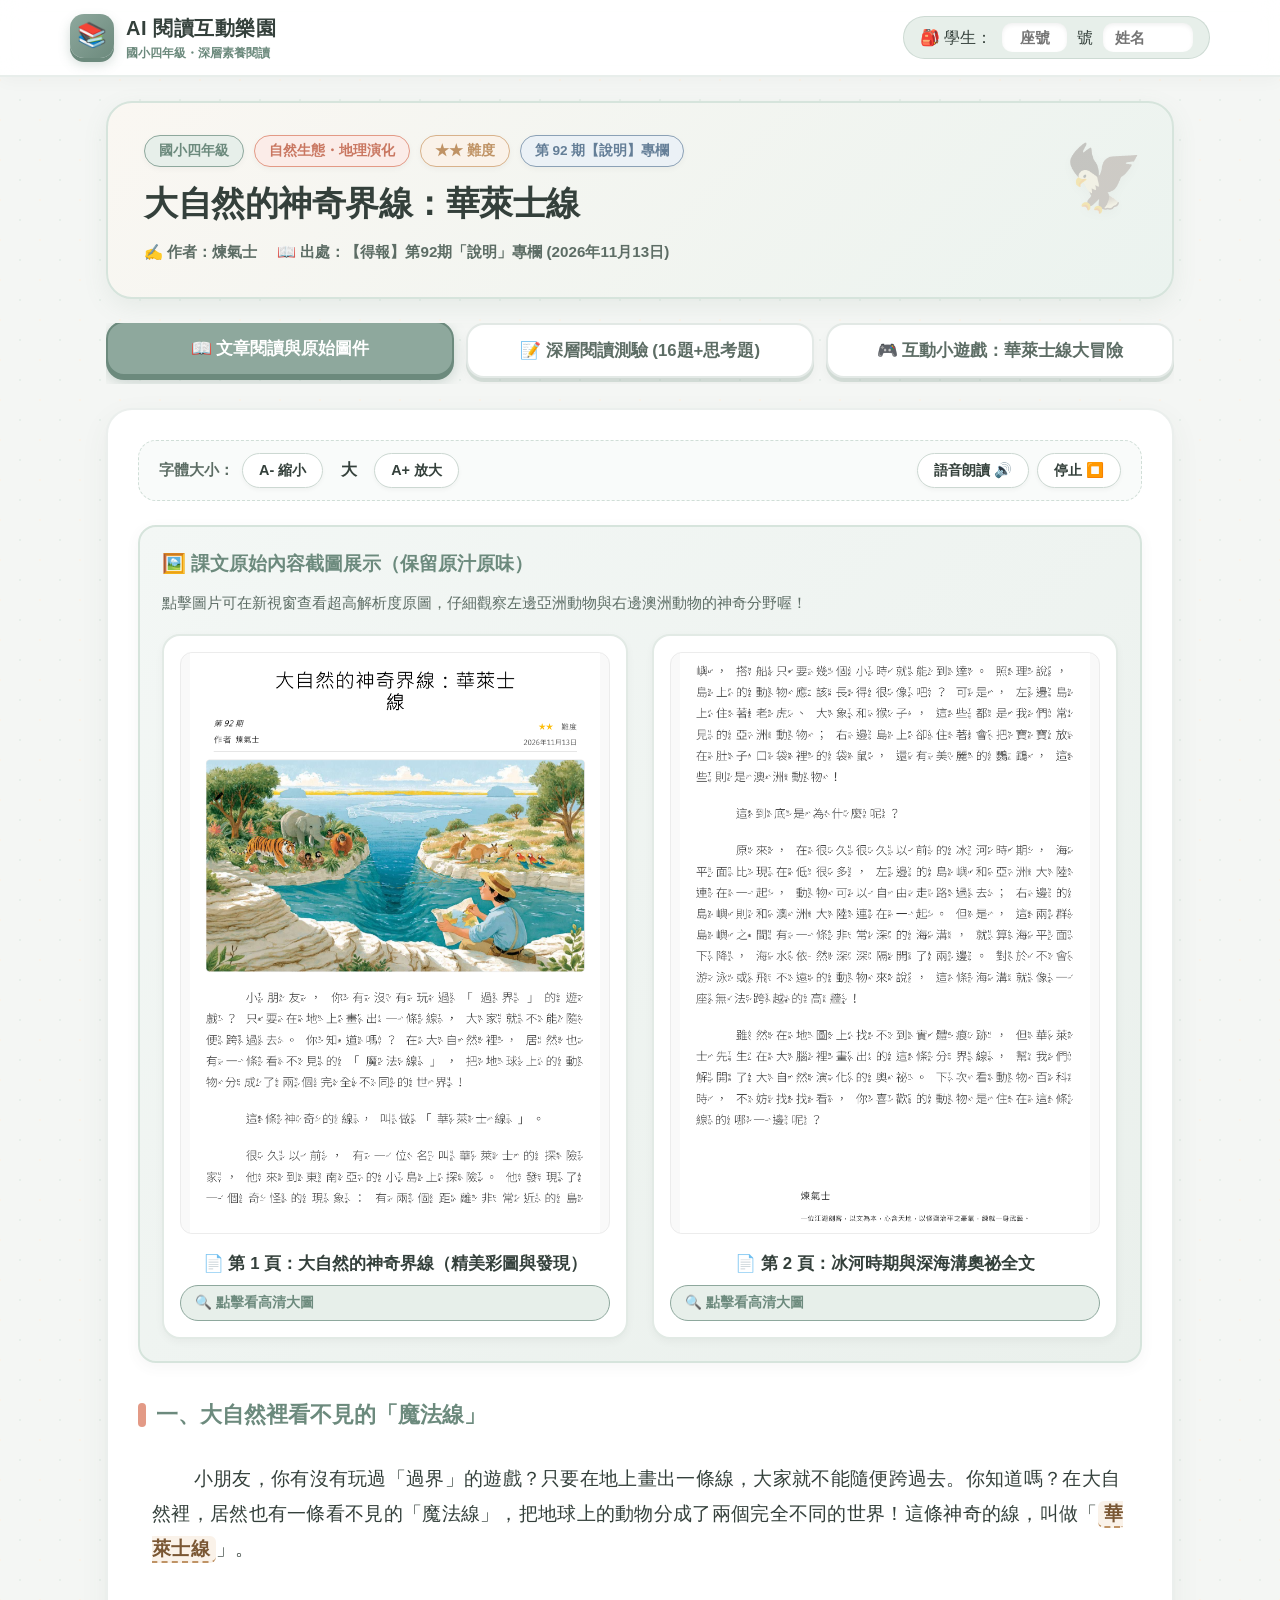
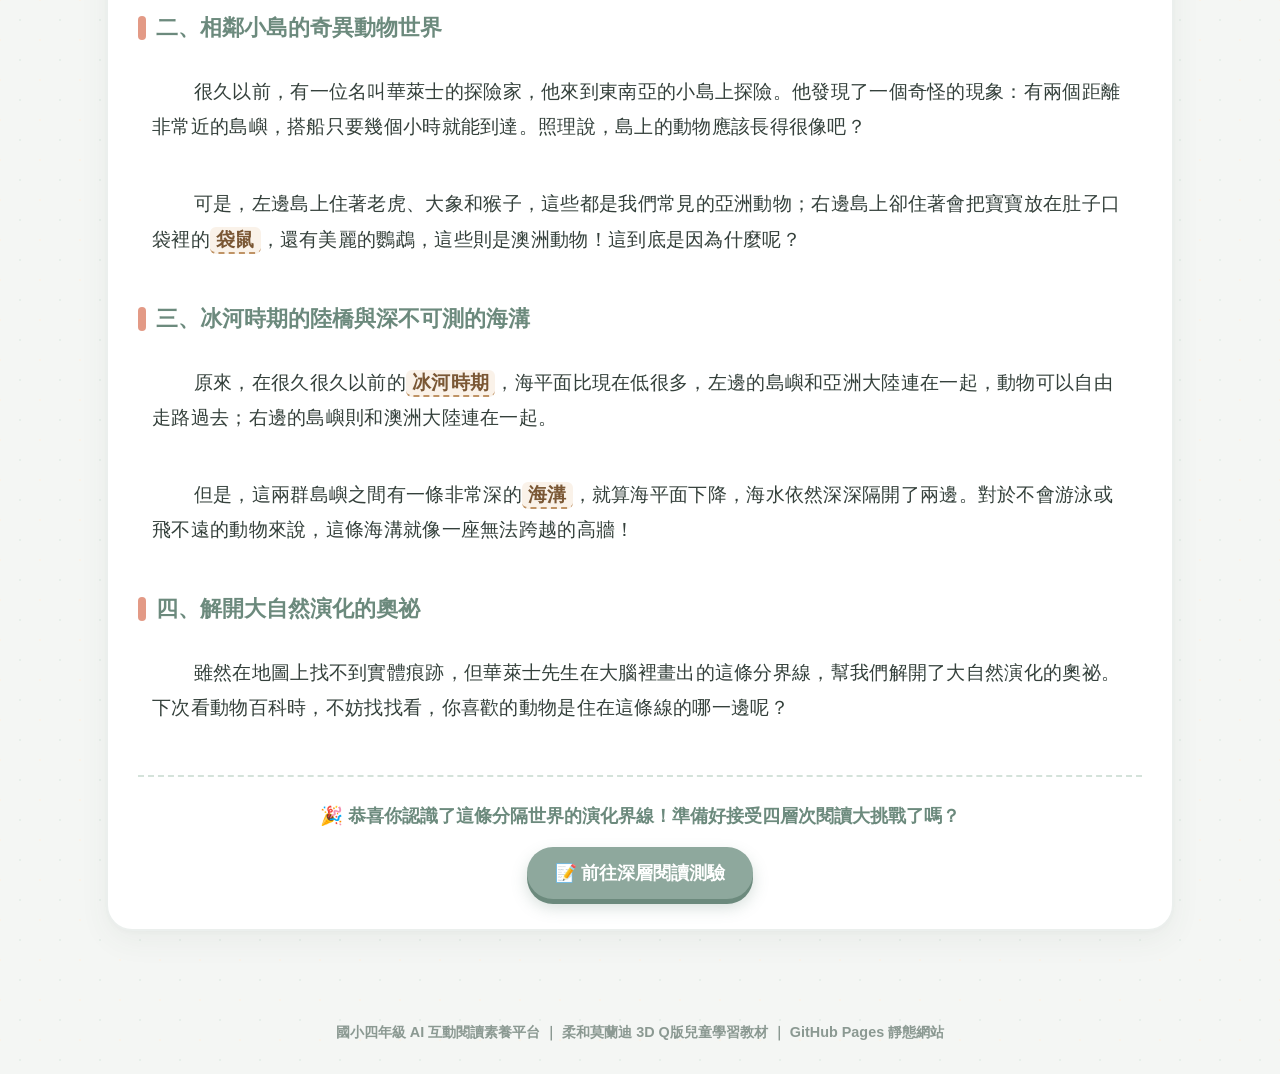
<file: index8.html>
<!DOCTYPE html>
<html lang="zh-TW">
<head>
  <meta charset="UTF-8">
  <meta name="viewport" content="width=device-width, initial-scale=1.0">
  <title>大自然的神奇界線：華萊士線 - 國小四年級 AI 互動閱讀教室</title>
  <link rel="stylesheet" href="style.css">
  <style>
    /* 原始內容截圖展示區專用樣式 */
    .original-docs-showcase {
      background: linear-gradient(135deg, #F3F7F5 0%, #EAF0EC 100%);
      border: 2px solid #D6E4DC;
      border-radius: var(--radius-md);
      padding: 22px;
      margin: 24px 0 32px;
      box-shadow: 0 4px 14px rgba(78, 93, 85, 0.06);
    }
    .original-docs-title {
      font-size: 1.2rem;
      font-weight: 800;
      color: var(--morandi-sage-dark);
      margin-bottom: 12px;
      display: flex;
      align-items: center;
      gap: 8px;
    }
    .docs-gallery-grid {
      display: grid;
      grid-template-columns: repeat(auto-fit, minmax(280px, 1fr));
      gap: 20px;
      margin-top: 14px;
    }
    .doc-preview-card {
      background: white;
      border-radius: var(--radius-sm);
      border: 2px solid #E2EAE5;
      padding: 12px;
      text-align: center;
      transition: all 0.25s ease;
      box-shadow: 0 3px 8px rgba(0,0,0,0.04);
    }
    .doc-preview-card:hover {
      transform: translateY(-4px);
      border-color: var(--morandi-coral);
      box-shadow: 0 8px 18px rgba(0,0,0,0.08);
    }
    .doc-img-frame {
      border-radius: 8px;
      overflow: hidden;
      border: 1px solid #ECECEC;
      margin-bottom: 10px;
      background: #F9F9F9;
      cursor: zoom-in;
    }
    .doc-img-frame img {
      width: 100%;
      height: auto;
      display: block;
      transition: transform 0.3s ease;
    }
    .doc-img-frame:hover img {
      transform: scale(1.02);
    }
    .doc-caption {
      font-size: 0.95rem;
      font-weight: 700;
      color: var(--text-primary);
      margin-bottom: 6px;
    }
    .doc-btn-view {
      display: inline-flex;
      align-items: center;
      gap: 6px;
      padding: 6px 14px;
      background: var(--morandi-sage-light);
      color: var(--morandi-sage-dark);
      font-size: 0.85rem;
      font-weight: 800;
      border-radius: var(--radius-full);
      text-decoration: none;
      border: 1px solid var(--morandi-sage);
    }
    .doc-btn-view:hover {
      background: var(--morandi-sage);
      color: white;
    }
  </style>
</head>
<body>

  <!-- 頂部導覽列 -->
  <header class="top-nav">
    <div class="nav-container">
      <a href="index.htm" class="logo-area" title="返回閱讀首頁">
        <div class="logo-icon-3d">📚</div>
        <div>
          <div class="logo-title">AI 閱讀互動樂園</div>
          <div class="logo-subtitle">國小四年級・深層素養閱讀</div>
        </div>
      </a>

      <!-- 學生身分輸入列 -->
      <div class="student-bar">
        <span>🎒 學生：</span>
        <input type="text" class="student-input student-seat-input seat" placeholder="座號" maxlength="4">
        <span>號</span>
        <input type="text" class="student-input student-name-input" placeholder="姓名" maxlength="10">
      </div>
    </div>
  </header>

  <!-- 主內容區 -->
  <main class="main-wrapper">

    <!-- 文章標題看板 -->
    <section class="article-header-banner">
      <div class="meta-tags-row">
        <span class="tag-badge tag-sage">國小四年級</span>
        <span class="tag-badge tag-coral">自然生態・地理演化</span>
        <span class="tag-badge tag-clay">★★ 難度</span>
        <span class="tag-badge tag-blue">第 92 期【說明】專欄</span>
      </div>
      <h1 class="article-main-title">大自然的神奇界線：華萊士線</h1>
      <div class="article-sub-info">
        <span>✍️ 作者：煉氣士</span>
        <span>📖 出處：【得報】第92期「說明」專欄 (2026年11月13日)</span>
      </div>
    </section>

    <!-- 功能標籤頁 (Tab Navigation) -->
    <nav class="section-nav-tabs">
      <button class="tab-btn active" data-tab="read" onclick="TabManager.switchTab('read')">
        📖 文章閱讀與原始圖件
      </button>
      <button class="tab-btn" data-tab="quiz" onclick="TabManager.switchTab('quiz')">
        📝 深層閱讀測驗 (16題+思考題)
      </button>
      <button class="tab-btn" data-tab="game" onclick="TabManager.switchTab('game')">
        🎮 互動小遊戲：華萊士線大冒險
      </button>
    </nav>

    <!-- ==================== 第一分頁：文章閱讀區 ==================== -->
    <section id="read-section" class="content-section">
      <div class="morandi-card">
        <!-- 閱讀輔助工具列 -->
        <div class="reading-toolbar">
          <div class="tool-group">
            <span style="font-weight: 800; font-size: 0.95rem; color: var(--text-secondary);">字體大小：</span>
            <button class="btn-tool" onclick="FontResizer.decrease()">A- 縮小</button>
            <span id="font-size-label" style="font-weight:800; min-width:35px; text-align:center;">大</span>
            <button class="btn-tool" onclick="FontResizer.increase()">A+ 放大</button>
          </div>

          <div class="tool-group">
            <button id="btn-speech-toggle" class="btn-tool" onclick="SpeechManager.speakAll()">
              <span>語音朗讀 🔊</span>
            </button>
            <button class="btn-tool" onclick="SpeechManager.stop()">
              <span>停止 ⏹️</span>
            </button>
          </div>
        </div>

        <!-- 技巧性嵌入原始文章截圖（保留原始樣，支援高畫質檢視） -->
        <div class="original-docs-showcase">
          <div class="original-docs-title">
            <span>🖼️ 課文原始內容截圖展示（保留原汁原味）</span>
          </div>
          <p style="font-size: 0.95rem; color: var(--text-secondary); margin-bottom: 8px;">
            點擊圖片可在新視窗查看超高解析度原圖，仔細觀察左邊亞洲動物與右邊澳洲動物的神奇分野喔！
          </p>
          <div class="docs-gallery-grid">
            <div class="doc-preview-card">
              <div class="doc-img-frame" onclick="window.open('lesson7_page1.png', '_blank')">
                <img src="lesson7_page1.png" alt="華萊士線閱讀第1頁原件截圖" loading="lazy">
              </div>
              <div class="doc-caption">📄 第 1 頁：大自然的神奇界線（精美彩圖與發現）</div>
              <a href="lesson7_page1.png" target="_blank" class="doc-btn-view">🔍 點擊看高清大圖</a>
            </div>
            <div class="doc-preview-card">
              <div class="doc-img-frame" onclick="window.open('lesson7_page2.png', '_blank')">
                <img src="lesson7_page2.png" alt="華萊士線閱讀第2頁原件截圖" loading="lazy">
              </div>
              <div class="doc-caption">📄 第 2 頁：冰河時期與深海溝奧祕全文</div>
              <a href="lesson7_page2.png" target="_blank" class="doc-btn-view">🔍 點擊看高清大圖</a>
            </div>
          </div>
        </div>

        <!-- 文章內文掛載點 -->
        <article class="article-body" id="article-content-body">
          
          <h2 class="article-section-title">一、大自然裡看不見的「魔法線」</h2>
          <p class="reading-paragraph">
            小朋友，你有沒有玩過「過界」的遊戲？只要在地上畫出一條線，大家就不能隨便跨過去。你知道嗎？在大自然裡，居然也有一條看不見的「魔法線」，把地球上的動物分成了兩個完全不同的世界！這條神奇的線，叫做「<span class="vocab-bubble" title="生物地理學界線，劃分亞洲與澳洲生物區系的重要分界">華萊士線</span>」。
          </p>

          <h2 class="article-section-title">二、相鄰小島的奇異動物世界</h2>
          <p class="reading-paragraph">
            很久以前，有一位名叫華萊士的探險家，他來到東南亞的小島上探險。他發現了一個奇怪的現象：有兩個距離非常近的島嶼，搭船只要幾個小時就能到達。照理說，島上的動物應該長得很像吧？
          </p>
          <p class="reading-paragraph">
            可是，左邊島上住著老虎、大象和猴子，這些都是我們常見的亞洲動物；右邊島上卻住著會把寶寶放在肚子口袋裡的<span class="vocab-bubble" title="有袋類哺乳動物，腹部有育兒袋">袋鼠</span>，還有美麗的鸚鵡，這些則是澳洲動物！這到底是因為什麼呢？
          </p>

          <h2 class="article-section-title">三、冰河時期的陸橋與深不可測的海溝</h2>
          <p class="reading-paragraph">
            原來，在很久很久以前的<span class="vocab-bubble" title="地球氣候極度寒冷、大量海水結成冰川導致海平面大降的時期">冰河時期</span>，海平面比現在低很多，左邊的島嶼和亞洲大陸連在一起，動物可以自由走路過去；右邊的島嶼則和澳洲大陸連在一起。
          </p>
          <p class="reading-paragraph">
            但是，這兩群島嶼之間有一條非常深的<span class="vocab-bubble" title="深海狹長凹陷的大地形，深度可達數千公尺">海溝</span>，就算海平面下降，海水依然深深隔開了兩邊。對於不會游泳或飛不遠的動物來說，這條海溝就像一座無法跨越的高牆！
          </p>

          <h2 class="article-section-title">四、解開大自然演化的奧祕</h2>
          <p class="reading-paragraph">
            雖然在地圖上找不到實體痕跡，但華萊士先生在大腦裡畫出的這條分界線，幫我們解開了大自然演化的奧祕。下次看動物百科時，不妨找找看，你喜歡的動物是住在這條線的哪一邊呢？
          </p>

        </article>

        <!-- 閱讀完成引導至測驗 -->
        <div style="text-align: center; margin-top: 40px; padding-top: 24px; border-top: 2px dashed #D4E2DA;">
          <p style="font-size: 1.15rem; font-weight: 700; color: var(--morandi-sage-dark); margin-bottom: 16px;">
            🎉 恭喜你認識了這條分隔世界的演化界線！準備好接受四層次閱讀大挑戰了嗎？
          </p>
          <button class="btn-3d btn-3d-sage" onclick="TabManager.switchTab('quiz')">
            📝 前往深層閱讀測驗
          </button>
        </div>
      </div>
    </section>

    <!-- ==================== 第二分頁：深層閱讀測驗區 ==================== -->
    <section id="quiz-section" class="content-section" style="display: none;">
      <div class="morandi-card">
        <div class="quiz-header-bar">
          <div>
            <h2 style="font-size: 1.6rem; font-weight: 900; color: var(--text-primary); margin-bottom: 6px;">
              四層次理解挑戰題
            </h2>
            <div style="color: var(--text-secondary); font-size: 0.95rem;">
              共 16 題選擇題（選項 1.2.3.4，每層次 4 題）＋ 1 題開放思考題（AI 呼應度深度評估等第）
            </div>
          </div>
          <div class="quiz-score-badge" id="quiz-progress-text">
            已作答：0 / 16 題
          </div>
        </div>

        <!-- 四層次篩選切換標籤 -->
        <div class="level-filter-bar" style="margin-bottom: 24px;">
          <span style="font-weight: 800; font-size: 0.95rem; align-self: center; margin-right: 6px;">題目層次：</span>
          <button class="level-filter-pill active" data-level="all" onclick="QuizEngine.filterLevel('all')">全部題目 (16)</button>
          <button class="level-filter-pill" data-level="1" onclick="QuizEngine.filterLevel('1')">層次一：提取訊息 (4)</button>
          <button class="level-filter-pill" data-level="2" onclick="QuizEngine.filterLevel('2')">層次二：推論訊息 (4)</button>
          <button class="level-filter-pill" data-level="3" onclick="QuizEngine.filterLevel('3')">層次三：詮釋整合 (4)</button>
          <button class="level-filter-pill" data-level="4" onclick="QuizEngine.filterLevel('4')">層次四：比較評估 (4)</button>
        </div>

        <!-- 16 題題目渲染容器 -->
        <div id="quiz-container"></div>

        <!-- 開放式思考題容器 -->
        <div id="open-question-container"></div>

        <!-- 交卷按鈕區 -->
        <div style="text-align: center; margin-top: 36px;">
          <button class="btn-3d btn-3d-coral" style="font-size: 1.25rem; padding: 16px 40px;" onclick="QuizEngine.submitQuiz()">
            🚀 繳交測驗・看成績、詳解與 AI 思考等第
          </button>
        </div>

        <!-- 成績總結診斷報告區 (繳交後展開) -->
        <div id="quiz-summary-card" style="display: none;"></div>
      </div>
    </section>

    <!-- ==================== 第三分頁：主題互動遊戲區 ==================== -->
    <section id="game-section" class="content-section" style="display: none;">
      <div class="morandi-card">
        <div class="game-container">
          <div class="game-hud">
            <div>🎮 關卡：<span id="game-stage-text">1 / 4</span></div>
            <div>🏆 得分：<span id="game-score-text">0</span> 分</div>
            <div>❤️ 生命值：<span id="game-hp-text">❤️❤️❤️</span></div>
          </div>

          <div class="game-stage-screen" id="game-screen-area">
            <!-- 遊戲畫面動態注入 -->
          </div>
        </div>
      </div>
    </section>

  </main>

  <footer class="site-footer">
    <p>國小四年級 AI 互動閱讀素養平台 ｜ 柔和莫蘭迪 3D Q版兒童學習教材 ｜ GitHub Pages 靜態網站</p>
  </footer>

  <!-- 引用共用互動核心腳本 -->
  <script src="script.js"></script>

  <!-- 文章專屬資料注入配置 -->
  <script>
    window.ARTICLE_CONFIG = {
      id: "lesson-7",
      pageFile: "index8.html",
      title: "大自然的神奇界線：華萊士線",
      subtitle: "第92期【說明】專欄 / 作者：煉氣士",
      meta: {
        grade: "國小四年級",
        category: "自然生態・地理演化",
        level: "★★ 難度",
        issue: "第 92 期"
      },
      // 16 題四層次題庫（選項格式為 1, 2, 3, 4，答案循環輪流且互不相同）
      questions: [
        /* ---------- 層次一：提取訊息 (4題) ---------- */
        {
          id: 1,
          level: 1,
          question: "故事中提到的這條將地球動物分成兩個完全不同世界的大自然神奇分界線，稱為什麼線？",
          options: {
            "1": "華萊士線",
            "2": "赤道線",
            "3": "本初子午線",
            "4": "北回歸線"
          },
          answer: "1",
          explanation: "文中第一頁開頭明確指出：「這條神奇的線，叫做『華萊士線』。」",
          sourceQuote: "「這條神奇的線，叫做『華萊士線』。」（第1頁）"
        },
        {
          id: 2,
          level: 1,
          question: "探險家華萊士來到哪一個地理區域的小島上探險時，發現了這個奇怪的動物分界現象？",
          options: {
            "1": "南極洲冰原",
            "2": "東南亞小島",
            "3": "非洲撒哈拉沙漠",
            "4": "北美洲大平原"
          },
          answer: "2",
          explanation: "第一頁清楚寫道：「有一位名叫華萊士的探險家，他來到東南亞的小島上探險。」",
          sourceQuote: "「有一位名叫華萊士的探險家，他來到東南亞的小島上探險。」（第1頁）"
        },
        {
          id: 3,
          level: 1,
          question: "在華萊士線右邊的島嶼上，住著哪些具有代表性的澳洲動物？",
          options: {
            "1": "獅子、非洲豹",
            "2": "亞洲象、長頸鹿",
            "3": "把寶寶放在肚子口袋的袋鼠、美麗的鸚鵡",
            "4": "企鵝、北極熊"
          },
          answer: "3",
          explanation: "第二頁指出：「右邊島上卻住著會把寶寶放在肚子口袋裡的袋鼠，還有美麗的鸚鵡，這些則是澳洲動物！」",
          sourceQuote: "「右邊島上卻住著會把寶寶放在肚子口袋裡的袋鼠，還有美麗的鸚鵡，這些則是澳洲動物！」（第2頁）"
        },
        {
          id: 4,
          level: 1,
          question: "很久以前的冰河時期，海平面大幅下降，但兩群島嶼之間到底存在著什麼，導致動物始終無法跨越？",
          options: {
            "1": "一座座噴發滾燙岩漿的活火山",
            "2": "一望無際的乾燥黃金沙漠",
            "3": "一堵高達數百公尺的人工磚石長城",
            "4": "一條非常深、即使海平面下降依然無法見底的深海溝"
          },
          answer: "4",
          explanation: "第二頁說明：「這兩群島嶼之間有一條非常深的海溝，就算海平面下降，海水依然深深隔開了兩邊。」",
          sourceQuote: "「這兩群島嶼之間有一條非常深的海溝，就算海平面下降，海水依然深深隔開了兩邊。」（第2頁）"
        },

        /* ---------- 層次二：推論訊息 (4題) ---------- */
        {
          id: 5,
          level: 2,
          question: "華萊士在東南亞兩個距離非常近、搭船只要幾小時的相鄰小島上，看見截然不同的動物，為什麼他會覺得「很奇怪」？",
          options: {
            "1": "因為照常理來說，距離這麼近且氣候環境相似的相鄰島嶼，島上的動物種類應該長得很像",
            "2": "因為島上的動物全部都會說人類的語言",
            "3": "因為這兩個島嶼每天都會在海上互換位置",
            "4": "因為小島上完全沒有長出任何青草和樹木"
          },
          answer: "1",
          explanation: "第一至二頁指出：「照理說，島上的動物應該長得很像吧？可是左邊島上住著老虎、大象……右邊島上卻住著袋鼠」，地理相鄰卻物種迥異引發好奇。",
          sourceQuote: "「照理說，島上的動物應該長得很像吧？可是，左邊島上住著老虎、大象……右邊島上卻住著袋鼠……」（第1-2頁）"
        },
        {
          id: 6,
          level: 2,
          question: "在很久以前的冰河時期，為什麼老虎、大象和猴子可以從亞洲大陸跑到左邊的島嶼上？",
          options: {
            "1": "當時的人類發明了大型渡輪載運牠們過海",
            "2": "當時冰河時期海平面大幅下降，左邊島嶼和亞洲大陸連在一起形成陸地，動物可以自由走路過去",
            "3": "老虎和大象學會了高空跳傘的技能",
            "4": "牠們集體在結冰的海面上溜冰跨越過去"
          },
          answer: "2",
          explanation: "第二頁解釋：「海平面比現在低很多，左邊的島嶼和亞洲大陸連在一起，動物可以自由走路過去。」",
          sourceQuote: "「在很久很久以前的冰河時期，海平面比現在低很多，左邊的島嶼和亞洲大陸連在一起，動物可以自由走路過去」（第2頁）"
        },
        {
          id: 7,
          level: 2,
          question: "文章中將兩島之間的那條深海溝比喻為「一座無法跨越的高牆」，最主要是因為這條海溝造成了什麼影響？",
          options: {
            "1": "海溝裡面住滿了兇猛的外星怪獸",
            "2": "海溝的水完全被蒸發成了滾燙的泥漿",
            "3": "海溝太深長年有水，對於不會長途游泳或飛不遠的陸生動物形成了不可逾越的天然隔離屏障",
            "4": "海溝上空終年被濃煙完全籠罩無法呼吸"
          },
          answer: "3",
          explanation: "第二頁提到深海溝即使在冰河期水退後依然深隔兩側，不會游泳或飛不遠的動物無法通過，如同高牆阻斷往來。",
          sourceQuote: "「海水依然深深隔開了兩邊。對於不會游泳或飛不遠的動物來說，這條海溝就像一座無法跨越的高牆！」（第2頁）"
        },
        {
          id: 8,
          level: 2,
          question: "為什麼文章形容華萊士線是「一條看不見的魔法線」？",
          options: {
            "1": "因為這條線每天晚上都會發出七彩魔法光芒",
            "2": "因為有魔法師在海面上用隱形墨水畫了標記",
            "3": "只要動物踩到這條線就會立刻隱形消失",
            "4": "因為真實海面上找不到實體痕跡，它是科學家從動物分布規律中在大腦裡歸納出的演化界線"
          },
          answer: "4",
          explanation: "第二頁末段總結：「雖然在地圖上找不到實體痕跡，但華萊士先生在大腦裡畫出的這條分界線，幫我們解開了大自然演化的奧祕。」",
          sourceQuote: "「雖然在地圖上找不到實體痕跡，但華萊士先生在大腦裡畫出的這條分界線，幫我們解開了大自然演化的奧祕。」（第2頁）"
        },

        /* ---------- 層次三：詮釋整合 (4題) ---------- */
        {
          id: 9,
          level: 3,
          question: "統整全文，下列哪一組配對最符合華萊士線「左側（亞洲界）」與「右側（澳洲界）」的代表性動物？",
          options: {
            "1": "左側：老虎、大象、猴子 ／ 右側：袋鼠、美麗的鸚鵡",
            "2": "左側：企鵝、海豹 ／ 右側：駱駝、長頸鹿",
            "3": "左側：北極熊、馴鹿 ／ 右側：斑馬、獅子",
            "4": "左側：袋鼠、無尾熊 ／ 右側：大熊貓、亞洲象"
          },
          answer: "1",
          explanation: "第二頁明確對比：左邊是亞洲動物（老虎、大象、猴子），右邊是澳洲動物（袋鼠、鸚鵡）。",
          sourceQuote: "「左邊島上住著老虎、大象和猴子……右邊島上卻住著……袋鼠，還有美麗的鸚鵡……」（第2頁）"
        },
        {
          id: 10,
          level: 3,
          question: "統整全文內容，「深海溝隔絕」與「冰河時期海面下降」這兩個地質歷史條件，如何共同促成了兩邊截然不同的動物世界？",
          options: {
            "1": "冰河時期把所有動物都凍死了，後來人類重新把動物放回島上",
            "2": "海平面下降讓陸橋連接大陸讓動物擴散，但終年深邃的海溝阻止了兩側動物互相遷徙，使兩邊獨立演化",
            "3": "陸地相連讓深海溝完全被泥土填平，動物隨意混居",
            "4": "深海溝使兩側氣候一邊變成寒帶、一邊變成熱帶"
          },
          answer: "2",
          explanation: "冰河時期陸連大陸使各自物種擴散至島嶼群，但深海溝始終阻隔兩側交流，形成了生物地理上的天然藩籬與獨立演化。",
          sourceQuote: "第二頁整合「海平面低很多連在一起」與「深海溝海水深深隔開兩邊」之共同作用。"
        },
        {
          id: 11,
          level: 3,
          question: "文中說「華萊士先生在大腦裡畫出的這條分界線，幫我們解開了大自然演化的奧祕」，這句話最核心的涵義是什麼？",
          options: {
            "1": "只要想像力豐富，就能隨意在地圖上畫線並獲得科學大獎",
            "2": "大自然所有的演化奧祕都已經被完全解開，未來不再需要探索",
            "3": "科學家透過敏銳的觀察與理性推理，能穿透表面現象，揭示生物地理分布與地球歷史演變的規律",
            "4": "華萊士先生發明了可以在水底畫線的防水彩色筆"
          },
          answer: "3",
          explanation: "詮釋科學研究的價值：從兩個小島動物相異的奇異現象切入，結合地質歷史推理出生物地理分布與演化的規律。",
          sourceQuote: "「華萊士先生在大腦裡畫出的這條分界線，幫我們解開了大自然演化的奧祕。」（第2頁結尾）"
        },
        {
          id: 12,
          level: 3,
          question: "綜合全文，這篇文章最主要想要向四年級讀者傳遞什麼核心科學素養？",
          options: {
            "1": "呼籲大家不要隨便搭船去東南亞小島旅行以免暈船",
            "2": "介紹古代小島上的捕魚技術與石滬建造工藝",
            "3": "教導小朋友如何在客廳地板上用粉筆畫線玩遊戲",
            "4": "透過探險家華萊士的奇妙觀察，引導我們從地球歷史與地理屏障的角度，理解生物多樣性與演化的奧祕"
          },
          answer: "4",
          explanation: "全文主旨：從生活遊戲「過界」引起動機，藉由華萊士發現的奇妙現象與冰河海溝原理，啟發對演化與地球歷史的探究興趣。",
          sourceQuote: "全文通篇聚焦華萊士線之發現由來、成因與演化啟示。"
        },

        /* ---------- 層次四：比較評估 (4題) ---------- */
        {
          id: 13,
          level: 4,
          question: "文章第一段用小朋友常玩的「過界遊戲」（地上畫一條線不能隨便跨過去）作為開頭，這樣的寫作安排有何優點？",
          options: {
            "1": "運用兒童切身的生活遊戲經驗作為生動比喻，將抽象的生物地理分界線轉化為具體親切的概念，引發閱讀好奇",
            "2": "證明作者很幼稚，只會跟讀者玩小孩子的遊戲",
            "3": "佔用文章篇幅，讓嚴謹的科學知識失去可信度",
            "4": "讓讀者誤以為這是一篇體育課規則說明書"
          },
          answer: "1",
          explanation: "寫作手法評估：以熟悉的「過界遊戲」巧妙類比「大自然看不見的魔法線」，降低科學認知門檻，激發學習興趣。",
          sourceQuote: "「小朋友，你有沒有玩過『過界』的遊戲？……在大自然裡，居然也有一條看不見的『魔法線』……」（第1頁開頭）"
        },
        {
          id: 14,
          level: 4,
          question: "如果因為未來的地殼板塊劇烈運動，這條深海溝被隆起的新陸地填平，從生物演化的角度評估，數萬年後這兩群島嶼的生態最可能出現什麼變化？",
          options: {
            "1": "所有的袋鼠會在一夜之間全部變成老虎和大象",
            "2": "兩側原本隔離的動物群將能跨越交流、互相競爭或適應新環境，原本清晰的物種界線可能逐漸模糊融合",
            "3": "地球上的海水會在一秒鐘內完全蒸發消失",
            "4": "美麗的鸚鵡會立刻忘記如何飛翔"
          },
          answer: "2",
          explanation: "批判思考與演化推理：地理隔離是維持物種獨立演化的屏障，屏障一旦消除，生物交流與生態競爭將改變原有分布格局。",
          sourceQuote: "從「這條海溝就像一座無法跨越的高牆」逆向評估屏障消失後的生態演變。"
        },
        {
          id: 15,
          level: 4,
          question: "比較《認識鳥朋友：翠鳥》聚焦於「單一物種外型與獵食習性」的微觀觀察，本篇《華萊士線》在科學視野上有何不同？",
          options: {
            "1": "本篇完全不介紹任何動物，只討論畫線技巧",
            "2": "翠鳥篇是想像故事，本篇才是真實科學",
            "3": "本篇將視野拉升到「地球地質歷史、板塊屏障與跨大陸物種分布」的宏觀生態架構，展現全球演化思維",
            "4": "本篇教導讀者如何在古代海圖上尋找寶藏"
          },
          answer: "3",
          explanation: "跨課堂認知層次評估：由個體適應的微觀生態學，跨越到生物地理學（Biogeography）的宏觀演化時空視野。",
          sourceQuote: "評估文章所展現的宏觀地球歷史尺度與物種分布思考。"
        },
        {
          id: 16,
          level: 4,
          question: "讀完本文後，作者在結尾說：「下次看動物百科時，不妨找找看，你喜歡的動物是住在這條線的哪一邊？」這句話鼓勵我們建立怎樣的學習態度？",
          options: {
            "1": "讀完書就把百科全書丟掉，不要再看任何動物圖片",
            "2": "只背誦動物的名字就好，完全不用管牠生活在哪裡",
            "3": "只要看到不會游泳的動物就判定牠是外星生物",
            "4": "帶著問題意識主動探究，將零散的動物知識連結到地球地理與演化歷史中，主動尋求知識背後的關聯與原因"
          },
          answer: "4",
          explanation: "素養導向評估：培養主動探究、跨學科連結（生物＋地理＋地球科學）與「知其然更知其所以然」的科學探究素養。",
          sourceQuote: "結語引導：「下次看動物百科時，不妨找找看，你喜歡的動物是住在這條線的哪一邊呢？」（第2頁末句）"
        }
      ],

      // 開放式思考題（結合 AI 針對閱讀內容深度呼應之量化評估）
      openQuestion: {
        prompt: "【小小生物探險家：如果我是跨界島嶼的物種觀察員】華萊士先生發現深海溝像一座無形的高牆，隔開了亞洲動物（如老虎、大象）與澳洲動物（如袋鼠、鸚鵡）。請你發揮觀察力與想像力：如果有一天，兩座島嶼之間突然出現了一座天然的綠色漂浮樹橋，你覺得會是哪一種動物最先大膽「跨越界線」探險？當牠遇到另一邊從未見過的神奇動物時，可能會發生什麼有趣的互動？這個想法呼應了課文中哪一個觀念呢？請寫下你的想法與原因！",
        hint: "請寫出：1.你覺得哪種動物會先跨越 2.牠與對面動物的互動想像 3.這如何呼應課文中「海溝隔離」或「動物不同」的演化概念（請至少寫下 20 個字喔！交卷後 AI 會針對你是否有確實呼應閱讀內容進行評分並給予等第分數，並可一鍵寄送給老師 akk8518@chc.edu.tw 喔！）"
      },

      // 互動小遊戲（關卡邏輯）
      initGame: function() {
        const gameData = [
          {
            stage: 1,
            title: "【第一關：動物大歸位：亞洲界 vs 澳洲界】",
            desc: "在華萊士線的右邊島嶼上，住著哪一種肚子有口袋、代表澳洲的大自然居民？",
            options: [
              { icon: "🦘", name: "袋鼠（把寶寶放在肚子口袋）", isSafe: true, feedback: "答對了！袋鼠與美麗的鸚鵡是華萊士線右側最具代表性的澳洲動物！" },
              { icon: "🐅", name: "威武的亞洲老虎", isSafe: false, feedback: "不對喔！老虎是住在左邊島嶼的亞洲動物喔！" },
              { icon: "🐘", name: "長長鼻子的大象", isSafe: false, feedback: "不對喔！大象也是生活在左側亞洲界的大型動物！" }
            ]
          },
          {
            stage: 2,
            title: "【第二關：冰河時期的時空魔法】",
            desc: "在很久很久以前的冰河時期，為什麼亞洲的老虎、大象能夠來到左邊的小島上？",
            options: [
              { icon: "🧊", name: "海平面大幅下降，島嶼和亞洲大陸連在一起形成了陸橋", isSafe: true, feedback: "太棒了！海平面降低讓陸地相連，動物可以直接走路遷徙過去！" },
              { icon: "🚢", name: "動物們集體買船票搭乘郵輪過去", isSafe: false, feedback: "哈哈，古代動物可沒有渡輪可以搭乘喔！" },
              { icon: "🪁", name: "動物用風箏飛越了整片海洋", isSafe: false, feedback: "這太有想像力了，但自然界是靠陸地相連走過去的喔！" }
            ]
          },
          {
            stage: 3,
            title: "【第三關：無法跨越的無形高牆】",
            desc: "即使冰河時期海水退去，是什麼天然障礙依然深深隔開了這兩群島嶼，讓動物無法跨越？",
            options: [
              { icon: "🌊", name: "一條非常深、即使海平面下降依然無法見底的深海溝", isSafe: true, feedback: "完全正確！深邃的海溝終年有水，成了不會長途游泳動物無法跨越的高牆！" },
              { icon: "🧱", name: "人工建造的鋼筋水泥大高牆", isSafe: false, feedback: "古代小島上可沒有人類建造水泥高牆喔！" },
              { icon: "🌵", name: "種滿巨大仙人掌的刺刺植物林", isSafe: false, feedback: "真正阻斷動物交流的是深不可測的深海溝喔！" }
            ]
          },
          {
            stage: 4,
            title: "【第四關：解開大自然演化的奧祕】",
            desc: "華萊士先生在大腦裡畫出的這條神奇界線，帶給我們什麼重要啟發？",
            options: [
              { icon: "🔬", name: "地理屏障能阻隔生物交流，促成了地球豐富多樣的獨立演化奇蹟", isSafe: true, feedback: "太優秀了！細心觀察大自然背後的歷史與規律，你就是最棒的小小科學探險家！" },
              { icon: "✏️", name: "每個人都應該帶彩色筆到世界各地隨便畫線", isSafe: false, feedback: "這條線是科學推理出的生物分界，不是真的去塗鴉喔！" },
              { icon: "😴", name: "大自然的動物每天都在同一個島上睡大覺", isSafe: false, feedback: "生物演化是大自然歷經千萬年的精彩動態過程喔！" }
            ]
          }
        ];

        let currentStageIdx = 0;
        let score = 0;
        let hp = 3;

        function updateHUD() {
          const stageEl = document.getElementById("game-stage-text");
          const scoreEl = document.getElementById("game-score-text");
          const hpEl = document.getElementById("game-hp-text");
          if (stageEl) stageEl.innerText = `${currentStageIdx + 1} / ${gameData.length}`;
          if (scoreEl) scoreEl.innerText = score;
          if (hpEl) hpEl.innerText = "❤️".repeat(Math.max(0, hp));
        }

        function renderStage() {
          const screen = document.getElementById("game-screen-area");
          if (!screen) return;

          if (hp <= 0) {
            SoundPlayer.wrong();
            screen.innerHTML = `
              <div class="game-intro-card">
                <div style="font-size: 54px; margin-bottom: 12px;">💔</div>
                <h3 style="font-size: 1.5rem; font-weight:900; color:var(--morandi-danger); margin-bottom:8px;">跨界探險未完成</h3>
                <p style="color:var(--text-secondary); margin-bottom:16px;">回頭再看看課文中深海溝與冰河時期的奧祕，重新出發吧！</p>
                <button class="btn-3d btn-3d-coral" onclick="window.ARTICLE_CONFIG.initGame()">🔄 重新開始挑戰</button>
              </div>
            `;
            return;
          }

          if (currentStageIdx >= gameData.length) {
            SoundPlayer.victory();
            screen.innerHTML = `
              <div class="game-intro-card">
                <div style="font-size: 60px; margin-bottom: 12px;">🧭</div>
                <h3 style="font-size: 1.6rem; font-weight:900; color:var(--morandi-sage-dark); margin-bottom:8px;">榮獲【大自然演化與生物地理小探險家】勳章！</h3>
                <p style="color:var(--text-secondary); line-height:1.6; margin-bottom:16px;">
                  太精彩了！你獲得了 <strong>${score}</strong> 分滿分！你已經完整掌握了華萊士線的分界奇蹟與演化智慧，下次翻開動物百科，你一定能發現更多大自然隱藏的奧祕！
                </p>
                <div style="display:flex; justify-content:center; gap:12px;">
                  <button class="btn-3d btn-3d-sage" onclick="window.ARTICLE_CONFIG.initGame()">🎮 再玩一次</button>
                  <button class="btn-3d btn-3d-blue" onclick="TabManager.switchTab('quiz')">📝 進行閱讀測驗</button>
                </div>
              </div>
            `;
            return;
          }

          const current = gameData[currentStageIdx];
          updateHUD();

          let cardsHtml = "";
          current.options.forEach((opt, idx) => {
            cardsHtml += `
              <div class="game-choice-card" onclick="window.handleGameChoice(${idx})">
                <div class="game-card-icon">${opt.icon}</div>
                <div class="game-card-title">${opt.name}</div>
              </div>
            `;
          });

          screen.innerHTML = `
            <div style="background: rgba(255,255,255,0.92); border-radius: 16px; padding: 20px; max-width: 600px; width: 100%; box-shadow: 0 4px 14px rgba(0,0,0,0.06);">
              <h3 style="font-size: 1.3rem; font-weight: 800; color: var(--morandi-sage-dark); margin-bottom: 6px;">${current.title}</h3>
              <p style="font-size: 1.05rem; font-weight: 700; color: var(--text-primary); margin-bottom: 16px;">${current.desc}</p>
              <div class="game-cards-container">
                ${cardsHtml}
              </div>
              <div id="game-feedback-box" style="margin-top: 12px; font-weight: 700; font-size: 0.95rem; min-height: 24px;"></div>
            </div>
          `;
        }

        window.handleGameChoice = function(choiceIdx) {
          const current = gameData[currentStageIdx];
          const chosen = current.options[choiceIdx];
          const fbBox = document.getElementById("game-feedback-box");

          if (chosen.isSafe) {
            score += 25;
            SoundPlayer.correct();
            if (fbBox) fbBox.innerHTML = `<span style="color:var(--morandi-success);">⭕ 正確！${chosen.feedback}</span>`;
            setTimeout(() => {
              currentStageIdx++;
              renderStage();
            }, 1200);
          } else {
            hp--;
            SoundPlayer.wrong();
            updateHUD();
            if (fbBox) fbBox.innerHTML = `<span style="color:var(--morandi-danger);">❌ 哎呀！${chosen.feedback}</span>`;
            if (hp <= 0) {
              setTimeout(() => {
                renderStage();
              }, 1200);
            }
          }
        };

        renderStage();
      }
    };
  </script>
</body>
</html>
</file>
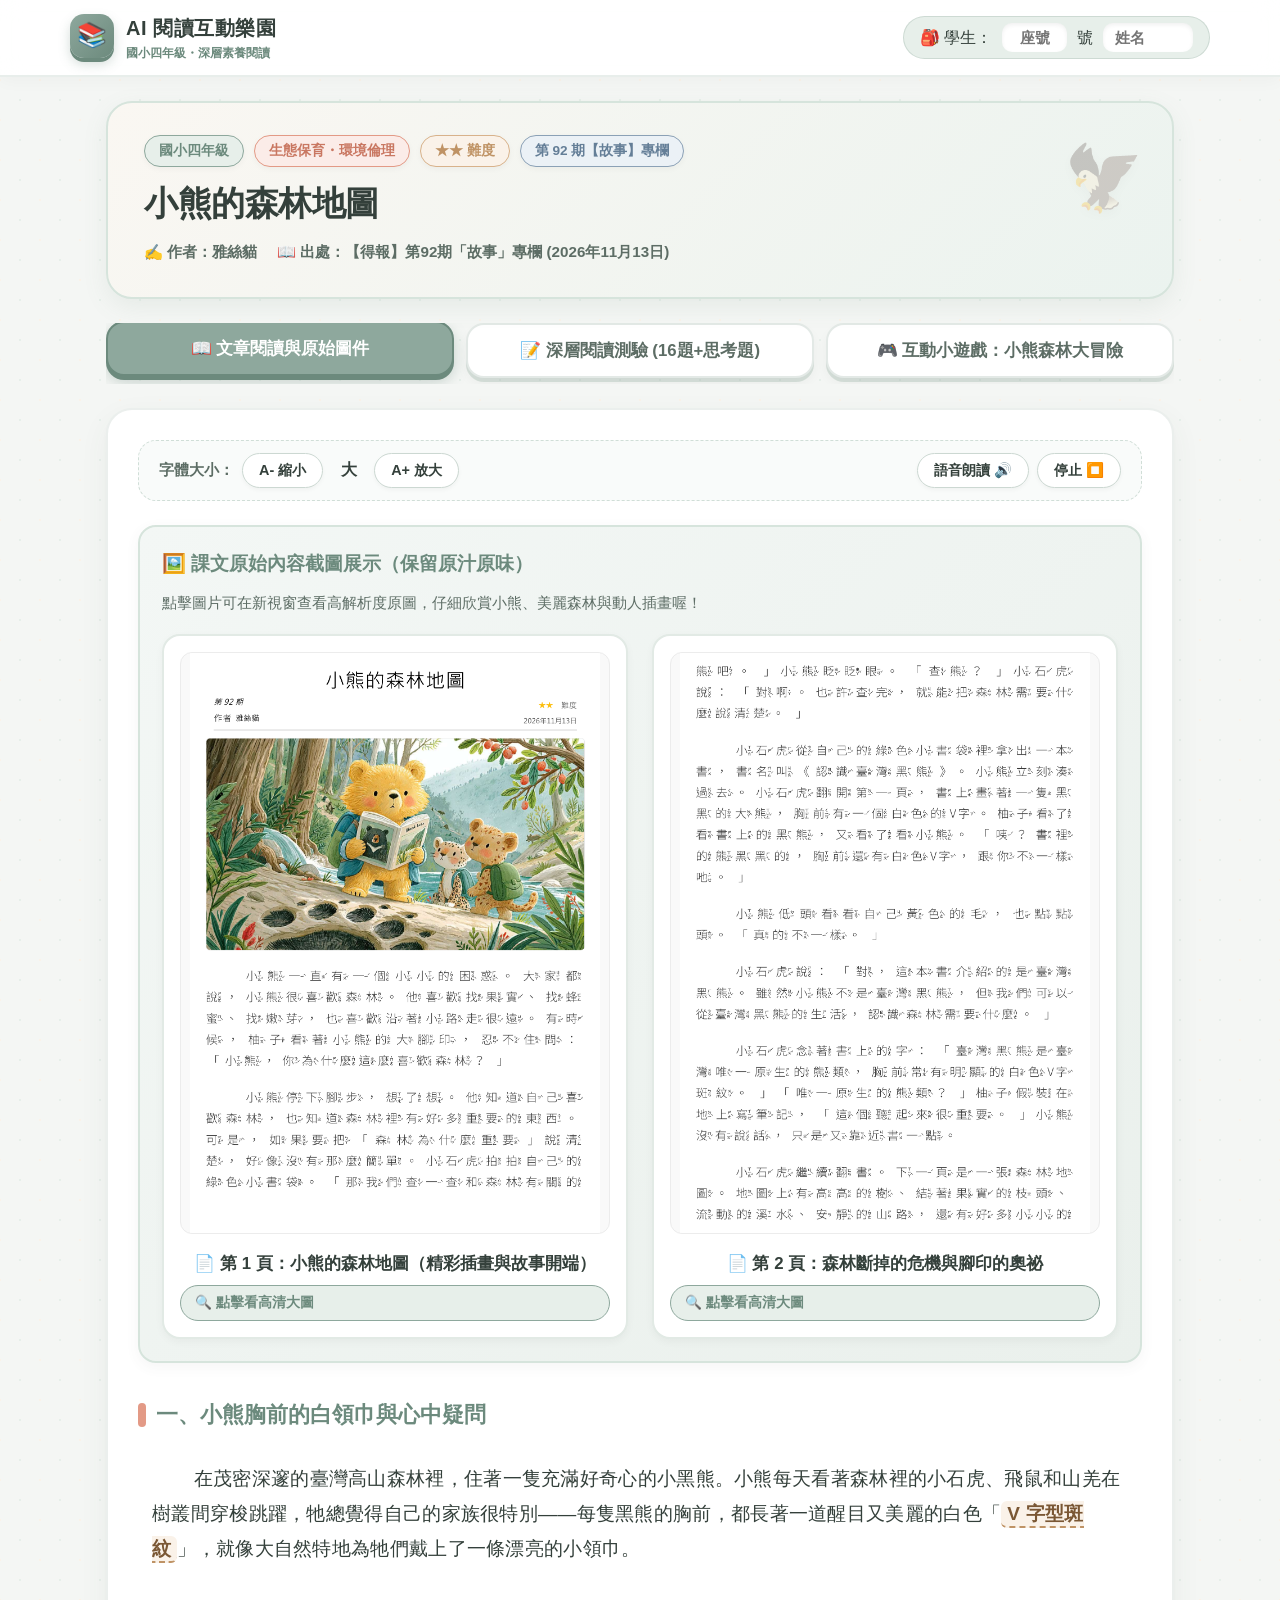
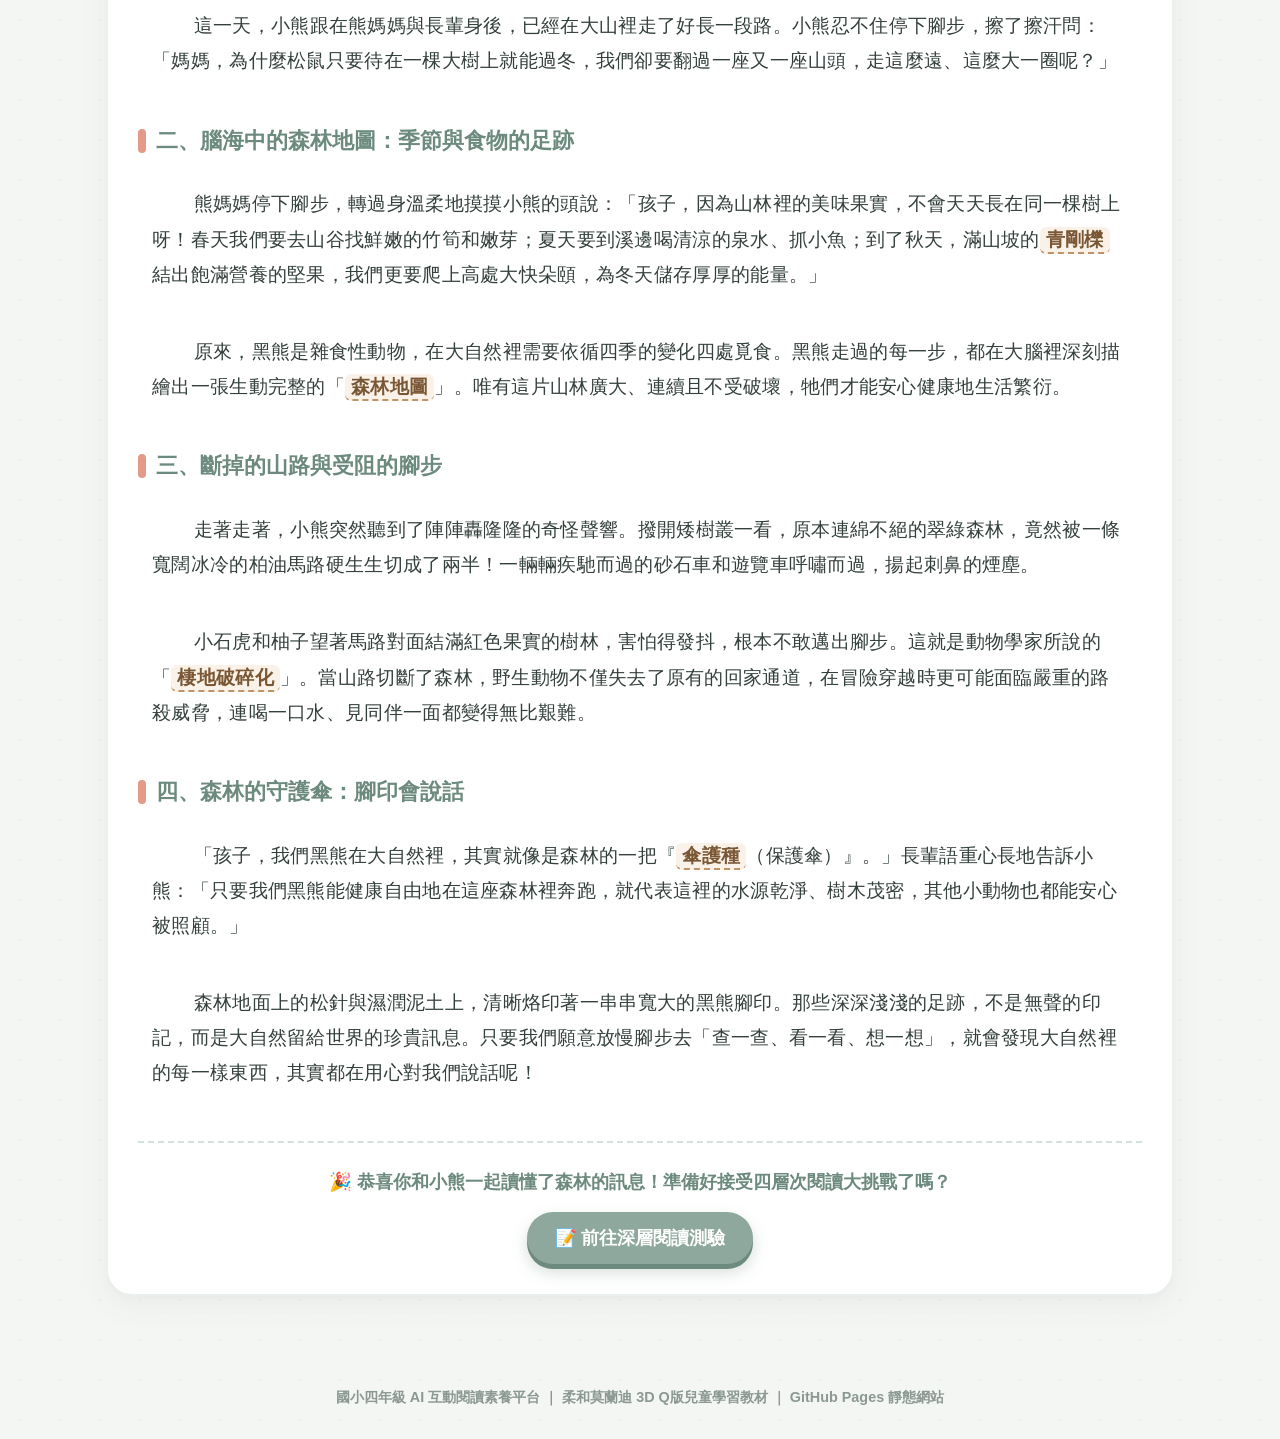
<file: index9.html>
<!DOCTYPE html>
<html lang="zh-TW">
<head>
  <meta charset="UTF-8">
  <meta name="viewport" content="width=device-width, initial-scale=1.0">
  <title>小熊的森林地圖 - 國小四年級 AI 互動閱讀教室</title>
  <link rel="stylesheet" href="style.css">
  <style>
    /* 原始內容截圖展示區專用樣式 */
    .original-docs-showcase {
      background: linear-gradient(135deg, #F3F7F5 0%, #EAF0EC 100%);
      border: 2px solid #D6E4DC;
      border-radius: var(--radius-md);
      padding: 22px;
      margin: 24px 0 32px;
      box-shadow: 0 4px 14px rgba(78, 93, 85, 0.06);
    }
    .original-docs-title {
      font-size: 1.2rem;
      font-weight: 800;
      color: var(--morandi-sage-dark);
      margin-bottom: 12px;
      display: flex;
      align-items: center;
      gap: 8px;
    }
    .docs-gallery-grid {
      display: grid;
      grid-template-columns: repeat(auto-fit, minmax(280px, 1fr));
      gap: 20px;
      margin-top: 14px;
    }
    .doc-preview-card {
      background: white;
      border-radius: var(--radius-sm);
      border: 2px solid #E2EAE5;
      padding: 12px;
      text-align: center;
      transition: all 0.25s ease;
      box-shadow: 0 3px 8px rgba(0,0,0,0.04);
    }
    .doc-preview-card:hover {
      transform: translateY(-4px);
      border-color: var(--morandi-coral);
      box-shadow: 0 8px 18px rgba(0,0,0,0.08);
    }
    .doc-img-frame {
      border-radius: 8px;
      overflow: hidden;
      border: 1px solid #ECECEC;
      margin-bottom: 10px;
      background: #F9F9F9;
      cursor: zoom-in;
    }
    .doc-img-frame img {
      width: 100%;
      height: auto;
      display: block;
      transition: transform 0.3s ease;
    }
    .doc-img-frame:hover img {
      transform: scale(1.02);
    }
    .doc-caption {
      font-size: 0.95rem;
      font-weight: 700;
      color: var(--text-primary);
      margin-bottom: 6px;
    }
    .doc-btn-view {
      display: inline-flex;
      align-items: center;
      gap: 6px;
      padding: 6px 14px;
      background: var(--morandi-sage-light);
      color: var(--morandi-sage-dark);
      font-size: 0.85rem;
      font-weight: 800;
      border-radius: var(--radius-full);
      text-decoration: none;
      border: 1px solid var(--morandi-sage);
    }
    .doc-btn-view:hover {
      background: var(--morandi-sage);
      color: white;
    }
  </style>
</head>
<body>

  <!-- 頂部導覽列 -->
  <header class="top-nav">
    <div class="nav-container">
      <a href="index.htm" class="logo-area" title="返回閱讀首頁">
        <div class="logo-icon-3d">📚</div>
        <div>
          <div class="logo-title">AI 閱讀互動樂園</div>
          <div class="logo-subtitle">國小四年級・深層素養閱讀</div>
        </div>
      </a>

      <!-- 學生身分輸入列 -->
      <div class="student-bar">
        <span>🎒 學生：</span>
        <input type="text" class="student-input student-seat-input seat" placeholder="座號" maxlength="4">
        <span>號</span>
        <input type="text" class="student-input student-name-input" placeholder="姓名" maxlength="10">
      </div>
    </div>
  </header>

  <!-- 主內容區 -->
  <main class="main-wrapper">

    <!-- 文章標題看板 -->
    <section class="article-header-banner">
      <div class="meta-tags-row">
        <span class="tag-badge tag-sage">國小四年級</span>
        <span class="tag-badge tag-coral">生態保育・環境倫理</span>
        <span class="tag-badge tag-clay">★★ 難度</span>
        <span class="tag-badge tag-blue">第 92 期【故事】專欄</span>
      </div>
      <h1 class="article-main-title">小熊的森林地圖</h1>
      <div class="article-sub-info">
        <span>✍️ 作者：雅絲貓</span>
        <span>📖 出處：【得報】第92期「故事」專欄 (2026年11月13日)</span>
      </div>
    </section>

    <!-- 功能標籤頁 (Tab Navigation) -->
    <nav class="section-nav-tabs">
      <button class="tab-btn active" data-tab="read" onclick="TabManager.switchTab('read')">
        📖 文章閱讀與原始圖件
      </button>
      <button class="tab-btn" data-tab="quiz" onclick="TabManager.switchTab('quiz')">
        📝 深層閱讀測驗 (16題+思考題)
      </button>
      <button class="tab-btn" data-tab="game" onclick="TabManager.switchTab('game')">
        🎮 互動小遊戲：小熊森林大冒險
      </button>
    </nav>

    <!-- ==================== 第一分頁：文章閱讀區 ==================== -->
    <section id="read-section" class="content-section">
      <div class="morandi-card">
        <!-- 閱讀輔助工具列 -->
        <div class="reading-toolbar">
          <div class="tool-group">
            <span style="font-weight: 800; font-size: 0.95rem; color: var(--text-secondary);">字體大小：</span>
            <button class="btn-tool" onclick="FontResizer.decrease()">A- 縮小</button>
            <span id="font-size-label" style="font-weight:800; min-width:35px; text-align:center;">大</span>
            <button class="btn-tool" onclick="FontResizer.increase()">A+ 放大</button>
          </div>

          <div class="tool-group">
            <button id="btn-speech-toggle" class="btn-tool" onclick="SpeechManager.speakAll()">
              <span>語音朗讀 🔊</span>
            </button>
            <button class="btn-tool" onclick="SpeechManager.stop()">
              <span>停止 ⏹️</span>
            </button>
          </div>
        </div>

        <!-- 技巧性嵌入原始文章截圖（保留原始樣，支援高畫質檢視） -->
        <div class="original-docs-showcase">
          <div class="original-docs-title">
            <span>🖼️ 課文原始內容截圖展示（保留原汁原味）</span>
          </div>
          <p style="font-size: 0.95rem; color: var(--text-secondary); margin-bottom: 8px;">
            點擊圖片可在新視窗查看高解析度原圖，仔細欣賞小熊、美麗森林與動人插畫喔！
          </p>
          <div class="docs-gallery-grid">
            <div class="doc-preview-card">
              <div class="doc-img-frame" onclick="window.open('lesson8_page1.png', '_blank')">
                <img src="lesson8_page1.png" alt="小熊的森林地圖第1頁原件截圖" loading="lazy">
              </div>
              <div class="doc-caption">📄 第 1 頁：小熊的森林地圖（精彩插畫與故事開端）</div>
              <a href="lesson8_page1.png" target="_blank" class="doc-btn-view">🔍 點擊看高清大圖</a>
            </div>
            <div class="doc-preview-card">
              <div class="doc-img-frame" onclick="window.open('lesson8_page2.png', '_blank')">
                <img src="lesson8_page2.png" alt="小熊的森林地圖第2頁原件截圖" loading="lazy">
              </div>
              <div class="doc-caption">📄 第 2 頁：森林斷掉的危機與腳印的奧祕</div>
              <a href="lesson8_page2.png" target="_blank" class="doc-btn-view">🔍 點擊看高清大圖</a>
            </div>
          </div>
        </div>

        <!-- 文章內文掛載點 -->
        <article class="article-body" id="article-content-body">
          
          <h2 class="article-section-title">一、小熊胸前的白領巾與心中疑問</h2>
          <p class="reading-paragraph">
            在茂密深邃的臺灣高山森林裡，住著一隻充滿好奇心的小黑熊。小熊每天看著森林裡的小石虎、飛鼠和山羌在樹叢間穿梭跳躍，牠總覺得自己的家族很特別——每隻黑熊的胸前，都長著一道醒目又美麗的白色「<span class="vocab-bubble" title="臺灣黑熊獨特的外觀特徵，胸前呈現白色或乳黃色的V字斑紋">V 字型斑紋</span>」，就像大自然特地為牠們戴上了一條漂亮的小領巾。
          </p>
          <p class="reading-paragraph">
            這一天，小熊跟在熊媽媽與長輩身後，已經在大山裡走了好長一段路。小熊忍不住停下腳步，擦了擦汗問：「媽媽，為什麼松鼠只要待在一棵大樹上就能過冬，我們卻要翻過一座又一座山頭，走這麼遠、這麼大一圈呢？」
          </p>

          <h2 class="article-section-title">二、腦海中的森林地圖：季節與食物的足跡</h2>
          <p class="reading-paragraph">
            熊媽媽停下腳步，轉過身溫柔地摸摸小熊的頭說：「孩子，因為山林裡的美味果實，不會天天長在同一棵樹上呀！春天我們要去山谷找鮮嫩的竹筍和嫩芽；夏天要到溪邊喝清涼的泉水、抓小魚；到了秋天，滿山坡的<span class="vocab-bubble" title="殼斗科櫟屬植物，其堅果是臺灣黑熊秋天儲存能量最關鍵的美味食物">青剛櫟</span>結出飽滿營養的堅果，我們更要爬上高處大快朵頤，為冬天儲存厚厚的能量。」
          </p>
          <p class="reading-paragraph">
            原來，黑熊是雜食性動物，在大自然裡需要依循四季的變化四處覓食。黑熊走過的每一步，都在大腦裡深刻描繪出一張生動完整的「<span class="vocab-bubble" title="野生動物在大範圍棲地內覓食、飲水與繁衍所走過且熟記的生活空間網絡">森林地圖</span>」。唯有這片山林廣大、連續且不受破壞，牠們才能安心健康地生活繁衍。
          </p>

          <h2 class="article-section-title">三、斷掉的山路與受阻的腳步</h2>
          <p class="reading-paragraph">
            走著走著，小熊突然聽到了陣陣轟隆隆的奇怪聲響。撥開矮樹叢一看，原本連綿不絕的翠綠森林，竟然被一條寬闊冰冷的柏油馬路硬生生切成了兩半！一輛輛疾馳而過的砂石車和遊覽車呼嘯而過，揚起刺鼻的煙塵。
          </p>
          <p class="reading-paragraph">
            小石虎和柚子望著馬路對面結滿紅色果實的樹林，害怕得發抖，根本不敢邁出腳步。這就是動物學家所說的「<span class="vocab-bubble" title="道路、水壩或人類開發建設將原本連續完整的自然棲息地切割成零碎孤立小島的現象">棲地破碎化</span>」。當山路切斷了森林，野生動物不僅失去了原有的回家通道，在冒險穿越時更可能面臨嚴重的路殺威脅，連喝一口水、見同伴一面都變得無比艱難。
          </p>

          <h2 class="article-section-title">四、森林的守護傘：腳印會說話</h2>
          <p class="reading-paragraph">
            「孩子，我們黑熊在大自然裡，其實就像是森林的一把『<span class="vocab-bubble" title="需要廣大生存空間與健全生態的物種，只要保護了牠，生活在同區域的所有動植物都能同時受到庇護">傘護種</span>（保護傘）』。」長輩語重心長地告訴小熊：「只要我們黑熊能健康自由地在這座森林裡奔跑，就代表這裡的水源乾淨、樹木茂密，其他小動物也都能安心被照顧。」
          </p>
          <p class="reading-paragraph">
            森林地面上的松針與濕潤泥土上，清晰烙印著一串串寬大的黑熊腳印。那些深深淺淺的足跡，不是無聲的印記，而是大自然留給世界的珍貴訊息。只要我們願意放慢腳步去「查一查、看一看、想一想」，就會發現大自然裡的每一樣東西，其實都在用心對我們說話呢！
          </p>

        </article>

        <!-- 閱讀完成引導至測驗 -->
        <div style="text-align: center; margin-top: 40px; padding-top: 24px; border-top: 2px dashed #D4E2DA;">
          <p style="font-size: 1.15rem; font-weight: 700; color: var(--morandi-sage-dark); margin-bottom: 16px;">
            🎉 恭喜你和小熊一起讀懂了森林的訊息！準備好接受四層次閱讀大挑戰了嗎？
          </p>
          <button class="btn-3d btn-3d-sage" onclick="TabManager.switchTab('quiz')">
            📝 前往深層閱讀測驗
          </button>
        </div>
      </div>
    </section>

    <!-- ==================== 第二分頁：深層閱讀測驗區 ==================== -->
    <section id="quiz-section" class="content-section" style="display: none;">
      <div class="morandi-card">
        <div class="quiz-header-bar">
          <div>
            <h2 style="font-size: 1.6rem; font-weight: 900; color: var(--text-primary); margin-bottom: 6px;">
              四層次理解挑戰題
            </h2>
            <div style="color: var(--text-secondary); font-size: 0.95rem;">
              共 16 題選擇題（選項 1.2.3.4，每層次 4 題）＋ 1 題開放思考題（AI 呼應度深度評估等第）
            </div>
          </div>
          <div class="quiz-score-badge" id="quiz-progress-text">
            已作答：0 / 16 題
          </div>
        </div>

        <!-- 四層次篩選切換標籤 -->
        <div class="level-filter-bar" style="margin-bottom: 24px;">
          <span style="font-weight: 800; font-size: 0.95rem; align-self: center; margin-right: 6px;">題目層次：</span>
          <button class="level-filter-pill active" data-level="all" onclick="QuizEngine.filterLevel('all')">全部題目 (16)</button>
          <button class="level-filter-pill" data-level="1" onclick="QuizEngine.filterLevel('1')">層次一：提取訊息 (4)</button>
          <button class="level-filter-pill" data-level="2" onclick="QuizEngine.filterLevel('2')">層次二：推論訊息 (4)</button>
          <button class="level-filter-pill" data-level="3" onclick="QuizEngine.filterLevel('3')">層次三：詮釋整合 (4)</button>
          <button class="level-filter-pill" data-level="4" onclick="QuizEngine.filterLevel('4')">層次四：比較評估 (4)</button>
        </div>

        <!-- 16 題題目渲染容器 -->
        <div id="quiz-container"></div>

        <!-- 開放式思考題容器 -->
        <div id="open-question-container"></div>

        <!-- 交卷按鈕區 -->
        <div style="text-align: center; margin-top: 36px;">
          <button class="btn-3d btn-3d-coral" style="font-size: 1.25rem; padding: 16px 40px;" onclick="QuizEngine.submitQuiz()">
            🚀 繳交測驗・看成績、詳解與 AI 思考等第
          </button>
        </div>

        <!-- 成績總結診斷報告區 (繳交後展開) -->
        <div id="quiz-summary-card" style="display: none;"></div>
      </div>
    </section>

    <!-- ==================== 第三分頁：主題互動遊戲區 ==================== -->
    <section id="game-section" class="content-section" style="display: none;">
      <div class="morandi-card">
        <div class="game-container">
          <div class="game-hud">
            <div>🎮 關卡：<span id="game-stage-text">1 / 4</span></div>
            <div>🏆 得分：<span id="game-score-text">0</span> 分</div>
            <div>❤️ 生命值：<span id="game-hp-text">❤️❤️❤️</span></div>
          </div>

          <div class="game-stage-screen" id="game-screen-area">
            <!-- 遊戲畫面動態注入 -->
          </div>
        </div>
      </div>
    </section>

  </main>

  <footer class="site-footer">
    <p>國小四年級 AI 互動閱讀素養平台 ｜ 柔和莫蘭迪 3D Q版兒童學習教材 ｜ GitHub Pages 靜態網站</p>
  </footer>

  <!-- 引用共用互動核心腳本 -->
  <script src="script.js"></script>

  <!-- 文章專屬資料注入配置 -->
  <script>
    window.ARTICLE_CONFIG = {
      id: "lesson-8",
      pageFile: "index9.html",
      title: "小熊的森林地圖",
      subtitle: "第92期【故事】專欄 / 作者：雅絲貓",
      meta: {
        grade: "國小四年級",
        category: "生態保育・環境倫理",
        level: "★★ 難度",
        issue: "第 92 期"
      },
      // 16 題四層次題庫（選項格式為 1, 2, 3, 4，答案循環輪流：1,2,3,4 互不相同）
      questions: [
        /* ---------- 層次一：提取訊息 (4題) ---------- */
        {
          id: 1,
          level: 1,
          question: "課文中提到，臺灣黑熊胸前有什麼最明顯、像小領巾似的外觀特徵？",
          options: {
            "1": "美麗且醒目的白色 V 字型斑紋",
            "2": "金黃色的圓形太陽圖案",
            "3": "亮紅色的橫向閃電條紋",
            "4": "黑色與粉紅色相間的圓點斑點"
          },
          answer: "1",
          explanation: "文中第一頁開頭明確描述：「每隻黑熊的胸前，都長著一道醒目又美麗的白色『V 字型斑紋』，就像戴了一條漂亮的小領巾。」",
          sourceQuote: "「每隻黑熊的胸前，都長著一道醒目又美麗的白色『V 字型斑紋』。」（第1頁）"
        },
        {
          id: 2,
          level: 1,
          question: "為什麼臺灣黑熊需要在大山裡走那麼遠、走遍整座森林呢？",
          options: {
            "1": "為了尋找被偷走的藏寶箱",
            "2": "因為不同季節的果實與水源分布在不同的地方",
            "3": "因為害怕待在同一個地方會被獵豹抓走",
            "4": "為了每天和海邊的鯨魚比賽跑步"
          },
          answer: "2",
          explanation: "文中熊媽媽回答：「山林裡的美味果實，不會天天長在同一棵樹上呀！春天要找嫩芽，夏天要喝清泉，秋天要去吃青剛櫟堅果。」",
          sourceQuote: "「山林裡的美味果實，不會天天長在同一棵樹上呀！」（第1頁）"
        },
        {
          id: 3,
          level: 1,
          question: "課文中提到，在森林泥土與松針上發現的「黑熊腳印」具有什麼重要意義？",
          options: {
            "1": "代表黑熊不小心踩到獵人的陷阱受傷了",
            "2": "表示黑熊已經永遠搬家離開這座森林",
            "3": "是大自然留下來的消息，說明大自然的東西都會說話",
            "4": "代表這片森林已經枯萎死掉，沒有任何生命"
          },
          answer: "3",
          explanation: "文中第二頁結尾總結：「那些深深淺淺的足跡，不是無聲的印記，而是大自然留給世界的珍貴訊息。只要願意查、看、想，大自然的東西都會說話。」",
          sourceQuote: "「黑熊的腳印是森林留下來的消息，只要願意查、看、想，大自然的東西都會說話。」（第2頁）"
        },
        {
          id: 4,
          level: 1,
          question: "故事中，當人類開闢的馬路橫切過森林時，對野生動物造成了什麼最大的威脅？",
          options: {
            "1": "路上有太多小石子會刺傷黑熊的腳掌",
            "2": "汽車產生的尾氣讓樹上的水果變甜了",
            "3": "馬路太滑導致動物常常在路上摔倒",
            "4": "完整的森林被切成兩半，阻斷動物覓食、飲水與同伴相聚的安全通路"
          },
          answer: "4",
          explanation: "文中描寫原本連綿的森林被馬路硬生生切成兩半，動物害怕不敢通過，造成「棲地破碎化」並面臨嚴重的路殺威脅。",
          sourceQuote: "「原本連綿不絕的翠綠森林，竟然被一條寬闊冰冷的柏油馬路硬生生切成了兩半！」（第2頁）"
        },

        /* ---------- 層次二：推論訊息 (4題) ---------- */
        {
          id: 5,
          level: 2,
          question: "生態學上將臺灣黑熊稱為森林的「傘護種（保護傘）」，課文中的主要涵義是什麼？",
          options: {
            "1": "黑熊生活得健康安心，如同撐開保護傘，代表整座山林健全、水源純淨，其他動植物也一同受到庇護",
            "2": "黑熊下雨天會摘姑婆芋的大葉子當雨傘遮雨",
            "3": "黑熊會把森林裡的小動物全部聚攏在肚子底下睡覺保護牠們",
            "4": "黑熊的兩隻耳朵形狀長得非常像摺疊雨傘"
          },
          answer: "1",
          explanation: "課文中長輩說明：「只要我們黑熊能健康自由地在這座森林裡奔跑，就代表這裡的水源乾淨、樹木茂密，其他小動物也都能安心被照顧。」",
          sourceQuote: "「只要我們黑熊能健康自由地在這座森林裡奔跑，就代表這裡的水源乾淨、樹木茂密，其他小動物也都能安心被照顧。」（第2頁）"
        },
        {
          id: 6,
          level: 2,
          question: "小熊腦海中那張「森林地圖」是怎麼形成的？這反映了野生動物的什麼能力？",
          options: {
            "1": "是松鼠幫牠用彩色筆畫在紙上寄給牠的",
            "2": "是依循季節覓食、找水與長輩經驗傳承所累積的生活智慧與環境認知",
            "3": "是人類科學家在黑熊腦中植入的衛星導航晶片",
            "4": "是小熊隨便亂晃、毫無目標地流浪走出來的"
          },
          answer: "2",
          explanation: "黑熊依循四季果實成熟與水源位置四處覓食，走過的每一步都轉化為大腦中對環境的深刻記憶，這是長期適應自然的智慧。",
          sourceQuote: "「黑熊走過的每一步，都在大腦裡深刻描繪出一張生動完整的森林地圖。」（第1頁）"
        },
        {
          id: 7,
          level: 2,
          question: "課文中提到「只要願意查、看、想，大自然的東西都會說話」，作者主要想傳達什麼學習態度？",
          options: {
            "1": "森林裡的每棵大樹都會開口說國語和英文",
            "2": "動物會使用錄音機錄下聲音播放給人類聽",
            "3": "只要我們細心觀察自然留下的線索並深入思考，就能讀懂生物的生活與生態需求",
            "4": "只要對著森林大聲喊叫，山谷就會產生回音"
          },
          answer: "3",
          explanation: "「大自然會說話」是象徵說法，指大自然的足跡、植物分布和環境變化都是知識的訊息，只要願意用心探究就能理解其中的奧祕。",
          sourceQuote: "「只要我們願意放慢腳步去查一查、看一看、想一想，就會發現大自然裡的每一樣東西，其實都在用心對我們說話。」（第2頁）"
        },
        {
          id: 8,
          level: 2,
          question: "故事中小熊和動物同伴望著「斷掉的山路」時內心的害怕與猶豫，作者想要引導讀者體會什麼？",
          options: {
            "1": "嘲笑野生動物的膽子太小，連過馬路都不敢",
            "2": "覺得動物應該永遠留在山洞裡不要出來活動",
            "3": "期待人類能把整座森林全部推平鋪上柏油路",
            "4": "站在野生動物的視角，同理人類道路開發對動物家園帶來的巨大衝擊與生存危機"
          },
          answer: "4",
          explanation: "作者透過動物擬人化的視角，生動呈現野生動物面對道路切斷家園時的無助，引導讀者產生生態同理心。",
          sourceQuote: "「望著馬路對面結滿紅色果實的樹林，害怕得發抖，根本不敢邁出腳步。」（第2頁）"
        },

        /* ---------- 層次三：詮釋整合 (4題) ---------- */
        {
          id: 9,
          level: 3,
          question: "如果要評估一座高山森林的生態系是否健全，為什麼追蹤「臺灣黑熊」是極佳的指標？",
          options: {
            "1": "因為黑熊需要廣闊的活動空間與多樣食物，黑熊能良好繁衍代表整座森林生態系都維持在優良狀態",
            "2": "因為黑熊身上有毛髮，掉落在地上方便巡山員打掃清潔",
            "3": "因為黑熊每年都會寫信向林務單位報告森林生態狀況",
            "4": "因為黑熊是森林裡唯一存在的哺乳動物"
          },
          answer: "1",
          explanation: "黑熊屬於頂層大型哺乳動物與傘護種，需要極為豐富完整的食物網與廣闊棲地支持，黑熊族群健全即代表整體生態系統健康。",
          sourceQuote: "「只要我們黑熊能健康自由地在這座森林裡奔跑，就代表這裡的水源乾淨、樹木茂密。」（第2頁）"
        },
        {
          id: 10,
          level: 3,
          question: "讀完這篇故事後，你認為人類在規劃山區交通開發時，最應秉持的環境倫理觀念是什麼？",
          options: {
            "1": "只求道路開得越寬越直越快，完全不需考慮野生動物的死活",
            "2": "不能只顧人類單方面的便利，必須尊重野生動物生存權益，並兼顧生態通道的連貫性",
            "3": "為了保護自然，人類應該全面禁止一切交通工具並離開地球",
            "4": "只要在路旁多裝幾支測速照相機就能解決所有生態問題"
          },
          answer: "2",
          explanation: "環境倫理強調人與自然的和諧共存，交通建設時應透過環境評估與生態工法，保留或重建動物安全遷徙的廊道。",
          sourceQuote: "省思課文第二頁中人類馬路切斷森林所引發的「棲地破碎化」危機與共存之道。"
        },
        {
          id: 11,
          level: 3,
          question: "課文中將大自然比喻為「留有許多消息、會說話的書」，這對小學生的學習方法有什麼啟發？",
          options: {
            "1": "課本上的知識都是假的，不用到學校上學了",
            "2": "只有坐在教室盯著黑板抄筆記才是唯一正確的學習方式",
            "3": "學習不應侷限在紙本，走入真實大自然、細心觀察並主動思考探究，能學到最深刻真實的智慧",
            "4": "只要躺在森林草地上睡覺，考試就會自然考一百分"
          },
          answer: "3",
          explanation: "文本啟發學生走出課本，在大自然與生活中運用「查、看、想」的探究精神，培養敏銳的觀察力與自主學習力。",
          sourceQuote: "「只要我們願意放慢腳步去查一查、看一看、想一想，就會發現大自然裡的每一樣東西，其實都在用心對我們說話。」（第2頁）"
        },
        {
          id: 12,
          level: 3,
          question: "作者雅絲貓以「小熊的森林地圖」作為故事題材，下列哪一項寫作特色的分析最為恰當？",
          options: {
            "1": "通篇只有枯燥難懂的生物學術名詞，讓人讀了昏昏欲睡",
            "2": "文章純粹批判人類的過錯，充滿絕望與負面情緒",
            "3": "內容全部憑空捏造，沒有任何真實的野生動植物生態根據",
            "4": "巧妙運用溫馨童趣的童話視角，將抽象的「領域範圍、棲地破碎化與傘護種」轉化為生動感人的故事"
          },
          answer: "4",
          explanation: "作者運用小熊的視角、親切生動的語言與溫馨情節，深入淺出地傳遞深層的生態保育觀念，極富感染力與教育意涵。",
          sourceQuote: "整篇故事融合小熊好奇心、森林地圖與母子對話，展現出高度的兒童文學感染力與生態教育價值。"
        },

        /* ---------- 層次四：比較評估 (4題) ---------- */
        {
          id: 13,
          level: 4,
          question: "當我們全家人開車經過國家公園或山區林道時，下列哪一項是真正友善野生動物的良好行為？",
          options: {
            "1": "放慢車速、提高警覺、留意「當心動物」警示牌，不隨意鳴按喇叭或向窗外亂扔垃圾",
            "2": "大腳踩油門高速狂飆，挑戰山路過彎的極限速度",
            "3": "看到路邊有野生小動物就搖下車窗丟麵包、薯條餵食牠們",
            "4": "在深夜開著刺眼的遠光燈並大按喇叭，故意把路旁的動物嚇跑"
          },
          answer: "1",
          explanation: "山區減速慢行能有效預防路殺悲劇；不餵食野生動物才能維持其自然覓食天性，不亂扔垃圾能避免動物誤食塑膠袋中毒。",
          sourceQuote: "延伸課文生態倫理，落實於日常用路行為與野生動物共存守則。"
        },
        {
          id: 14,
          level: 4,
          question: "為了解決故事中「馬路切斷森林、造成棲地破碎」的嚴重問題，現代生態工程最推薦的做法是什麼？",
          options: {
            "1": "在馬路兩側築起三公尺高的高壓電鐵絲網，把動物徹底關在森林裡",
            "2": "興建「生態廊道（動物通道）」，如跨越道路的綠色生態天橋或地下箱涵，並種植植被引導動物安全通行",
            "3": "每天出動直升機把想過馬路的野生動物一隻隻抓到對面放生",
            "4": "把馬路漆成閃亮的螢光粉紅色，讓動物晚上不敢靠近"
          },
          answer: "2",
          explanation: "生態廊道（綠橋天橋、地下涵洞）能重新縫合被切斷的棲地，為野生動物提供安全無車輛威脅的天然通行路徑。",
          sourceQuote: "呼應課文「棲地破碎化」危機，為現實中修復動物完整森林地圖的最佳工程解方。"
        },
        {
          id: 15,
          level: 4,
          question: "假如學校要舉辦「黑熊友善校園宣導週」，身為四年級學生的你可以採取什麼實際行動來支持黑熊保育？",
          options: {
            "1": "偷偷跑到深山捕捉一隻小熊幼崽帶回學校當班級寵物",
            "2": "在網路上宣傳黑熊是兇猛可怕的怪獸，呼籲大家消滅牠們",
            "3": "繪製宣導海報向同學家人介紹黑熊對森林的重要，並支持友善耕作（減少農藥捕獸夾）的農產品",
            "4": "去五金行購買很多鐵製捕獸夾放在校園花圃裡測試威力"
          },
          answer: "3",
          explanation: "小學生可以透過宣導正確保育知識、支持不使用劇毒農藥與捕獸夾的友善小農，從日常消費與理念傳播中實踐生態保育。",
          sourceQuote: "從個人與校園行動出發，支持臺灣黑熊與野生動物保護政策。"
        },
        {
          id: 16,
          level: 4,
          question: "我們常在國家森林遊樂區看到「無痕山林（Leave No Trace）」標語，下列哪項做法最符合保護黑熊等野生動物的原則？",
          options: {
            "1": "在神木樹幹上用小刀刻下「某某某到此一遊」作為紀念",
            "2": "把吃剩的便當盒、果皮和塑膠袋隨手扔進草叢當作肥料",
            "3": "在森林深處架設大型音響播放重低音搖滾樂吸引動物共舞",
            "4": "帶走所有自己產生的垃圾與廚餘果皮，保持安靜不干擾動物，維護大自然的原貌"
          },
          answer: "4",
          explanation: "無痕山林原則要求帶走所有垃圾與廚餘，避免野生動物因取食人類殘渣改變覓食習性，甚至因誤食塑膠而致死。",
          sourceQuote: "深化登山旅遊素養，維護森林純淨生態與野生動物棲地安全。"
        }
      ],

      // 開放式思考題（深度探究：AI 將詳細評析學生的論述是否確實呼應文章核心並給予分數等第）
      openQuestion: {
        id: "open-1",
        title: "深度探究：小小森林保育工程師——為野生動物連起完整的家",
        desc: "在故事中，小熊站在被馬路切斷的山路前，看著對面結滿果實的樹林卻不敢跨越。如果森林被道路切割，野生動物就無法安全覓食、喝水或繁衍。<br><br>如果你是國家公園的森林生態工程師，請你提出你的<strong>「動物安全通行方案」或「生態廊道設計構想」</strong>：<br>1. 你會為動物建造什麼樣的通道（例如：鋪滿泥土植被的高架綠橋、地下箱涵涵洞、樹冠繩梯等）？<br>2. 通道周圍你會種植什麼、如何布置，讓黑熊與小石虎敢安心走上去？<br>3. 對於路上行駛的汽機車，你會設置什麼標誌或減速措施來保護動物？<br><br>請寫下你的設計想法（建議 50~150 字），AI 會針對你的內容是否確實呼應課文核心觀念進行評分，並給予成績等第喔！",
        placeholder: "請在此寫下你的想法……例如：我想在馬路上方興建一座寬闊的「綠色生態天橋」，上面鋪上泥土並種滿黑熊喜歡吃的青剛櫟和野花灌木，讓動物感覺像走在森林裡。同時在公路兩側設置防護網引導動物上橋，並在路段前設置「當心黑熊出沒」警示牌與減速墊，提醒開車司機放慢車速……",
        rubric: {
          keywords: ["生態廊道", "動物通道", "綠橋", "涵洞", "天橋", "減速", "警示牌", "泥土", "植被", "青剛櫟", "路殺", "安全", "棲地", "保護傘", "引導"],
          minWords: 30
        }
      },

      // 互動小遊戲配置：【小熊森林大冒險：黑熊腳印尋寶記】
      initGame: function() {
        const gameData = [
          {
            stage: 1,
            title: "第一關：辨認森林好朋友",
            desc: "小熊出門探險，長輩說黑熊胸前有特別的漂亮標誌，小熊要認對自己的黑熊同伴！",
            options: [
              { name: "胸前有白色醒目 V 字斑紋的黑熊", icon: "🐻", isSafe: true, feedback: "太棒了！胸前的白色 V 字型斑紋正是臺灣黑熊最獨特美麗的象徵！" },
              { name: "身上長滿黑白條紋的斑馬", icon: "🦓", isSafe: false, feedback: "那是住在非洲大草原的斑馬，不是臺灣黑熊喔！" },
              { name: "全身披滿銳利尖刺的豪豬", icon: "🦔", isSafe: false, feedback: "哎呀！那是豪豬，小心不要被尖刺扎到了！" },
              { name: "泡在水裡張開大嘴的河馬", icon: "🦛", isSafe: false, feedback: "河馬住在熱帶水塘裡，不是高山森林的朋友喔！" }
            ]
          },
          {
            stage: 2,
            title: "第二關：秋天森林的美味地圖",
            desc: "時序進入秋天，小熊的森林地圖上標示著最美味營養的堅果，小熊該去哪裡採食呢？",
            options: [
              { name: "公路旁翻找人類丟棄的泡麵塑膠袋", icon: "🥡", isSafe: false, feedback: "不行！吃人類垃圾和塑膠袋會生重病甚至死掉！" },
              { name: "青剛櫟結滿堅果的向陽山坡", icon: "🌰", isSafe: true, feedback: "太聰明了！秋天的青剛櫟果實富含營養，能幫助黑熊儲存過冬能量！" },
              { name: "潛入三千公尺深海抓大白鯊", icon: "🦈", isSafe: false, feedback: "黑熊不會潛到深海捕魚啦！" },
              { name: "爬到高壓電塔上啃咬電線", icon: "⚡", isSafe: false, feedback: "危險！觸電會危及生命！" }
            ]
          },
          {
            stage: 3,
            title: "第三關：穿越危險大馬路",
            desc: "小熊要到對面山谷喝清甜的山泉水，但前方有一條繁忙的公路，小熊該怎麼走？",
            options: [
              { name: "直接閉著眼睛衝過雙向四線快車道", icon: "💨", isSafe: false, feedback: "極度危險！高速行駛的車輛很容易造成路殺意外！" },
              { name: "趴在柏油路中央睡大覺等車子停", icon: "😴", isSafe: false, feedback: "太危險了！司機在轉彎處很可能看不見！" },
              { name: "走鋪滿泥土與植物的跨路生態綠橋", icon: "🌉", isSafe: true, feedback: "恭喜答對！生態綠橋讓野生動物不用冒著被車撞的危險，安全穿越馬路！" },
              { name: "抓住疾駛而過的砂石車後照鏡搭便車", icon: "🚛", isSafe: false, feedback: "天啊！這絕對是不可嘗試的玩命行為！" }
            ]
          },
          {
            stage: 4,
            title: "第四關：做個稱職的森林保護傘",
            desc: "小熊長大了，要成為守護整座森林的「傘護種」，牠應該如何展現黑熊的價值？",
            options: [
              { name: "把森林的所有大樹全部拔光蓋遊樂場", icon: "🚜", isSafe: false, feedback: "這樣會摧毀整座森林的生態環境！" },
              { name: "在健康完整的山林生活，守護水源與萬物", icon: "🌲", isSafe: true, feedback: "太讚了！黑熊安心繁衍，代表整座森林水源乾淨、萬物生生不息！" },
              { name: "追趕並抓走森林裡所有的小動物朋友", icon: "🏹", isSafe: false, feedback: "黑熊主要吃植物與果實，是森林和諧大家庭的一份子！" },
              { name: "搬到城市的水泥籠子裡天天吹冷氣", icon: "🏢", isSafe: false, feedback: "野生動物的家在大自然山林，而不是被關在狹窄水泥房！" }
            ]
          }
        ];

        let currentStageIdx = 0;
        let score = 0;
        let hp = 3;

        function updateHUD() {
          const stageEl = document.getElementById("game-stage-text");
          const scoreEl = document.getElementById("game-score-text");
          const hpEl = document.getElementById("game-hp-text");
          if (stageEl) stageEl.innerText = `${currentStageIdx + 1} / ${gameData.length}`;
          if (scoreEl) scoreEl.innerText = score;
          if (hpEl) hpEl.innerText = "❤️".repeat(Math.max(0, hp));
        }

        function renderStage() {
          const screen = document.getElementById("game-screen-area");
          if (!screen) return;

          if (hp <= 0) {
            SoundPlayer.wrong();
            screen.innerHTML = `
              <div class="game-intro-card">
                <div style="font-size: 54px; margin-bottom: 12px;">💔</div>
                <h3 style="font-size: 1.5rem; font-weight:900; color:var(--morandi-danger); margin-bottom:8px;">森林大冒險未完成</h3>
                <p style="color:var(--text-secondary); margin-bottom:16px;">回頭再看看課文中黑熊的生活習性與生態廊道的妙用，重新出發吧！</p>
                <button class="btn-3d btn-3d-coral" onclick="window.ARTICLE_CONFIG.initGame()">🔄 重新開始挑戰</button>
              </div>
            `;
            return;
          }

          if (currentStageIdx >= gameData.length) {
            SoundPlayer.victory();
            screen.innerHTML = `
              <div class="game-intro-card">
                <div style="font-size: 60px; margin-bottom: 12px;">🐻</div>
                <h3 style="font-size: 1.6rem; font-weight:900; color:var(--morandi-sage-dark); margin-bottom:8px;">榮獲【黑熊好朋友・小小森林守護者】勳章！</h3>
                <p style="color:var(--text-secondary); line-height:1.6; margin-bottom:16px;">
                  太棒了！你獲得了 <strong>${score}</strong> 分滿分！你已經完整了解了臺灣黑熊的特徵、季節食性、棲地破碎化的危機與生態廊道的重要性，成為最優秀的森林保育小達人！
                </p>
                <div style="display:flex; justify-content:center; gap:12px;">
                  <button class="btn-3d btn-3d-sage" onclick="window.ARTICLE_CONFIG.initGame()">🎮 再玩一次</button>
                  <button class="btn-3d btn-3d-blue" onclick="TabManager.switchTab('quiz')">📝 進行閱讀測驗</button>
                </div>
              </div>
            `;
            return;
          }

          const current = gameData[currentStageIdx];
          updateHUD();

          let cardsHtml = "";
          current.options.forEach((opt, idx) => {
            cardsHtml += `
              <div class="game-choice-card" onclick="window.handleGameChoice(${idx})">
                <div class="game-card-icon">${opt.icon}</div>
                <div class="game-card-title">${opt.name}</div>
              </div>
            `;
          });

          screen.innerHTML = `
            <div style="background: rgba(255,255,255,0.92); border-radius: 16px; padding: 20px; max-width: 600px; width: 100%; box-shadow: 0 4px 14px rgba(0,0,0,0.06);">
              <h3 style="font-size: 1.3rem; font-weight: 800; color: var(--morandi-sage-dark); margin-bottom: 6px;">${current.title}</h3>
              <p style="font-size: 1.05rem; font-weight: 700; color: var(--text-primary); margin-bottom: 16px;">${current.desc}</p>
              <div class="game-cards-container">
                ${cardsHtml}
              </div>
              <div id="game-feedback-box" style="margin-top: 12px; font-weight: 700; font-size: 0.95rem; min-height: 24px;"></div>
            </div>
          `;
        }

        window.handleGameChoice = function(choiceIdx) {
          const current = gameData[currentStageIdx];
          const chosen = current.options[choiceIdx];
          const fbBox = document.getElementById("game-feedback-box");

          if (chosen.isSafe) {
            score += 25;
            SoundPlayer.correct();
            if (fbBox) fbBox.innerHTML = `<span style="color:var(--morandi-success);">⭕ 正確！${chosen.feedback}</span>`;
            setTimeout(() => {
              currentStageIdx++;
              renderStage();
            }, 1200);
          } else {
            hp--;
            SoundPlayer.wrong();
            updateHUD();
            if (fbBox) fbBox.innerHTML = `<span style="color:var(--morandi-danger);">❌ 哎呀！${chosen.feedback}</span>`;
            if (hp <= 0) {
              setTimeout(() => {
                renderStage();
              }, 1200);
            }
          }
        };

        renderStage();
      }
    };
  </script>
</body>
</html>
</file>
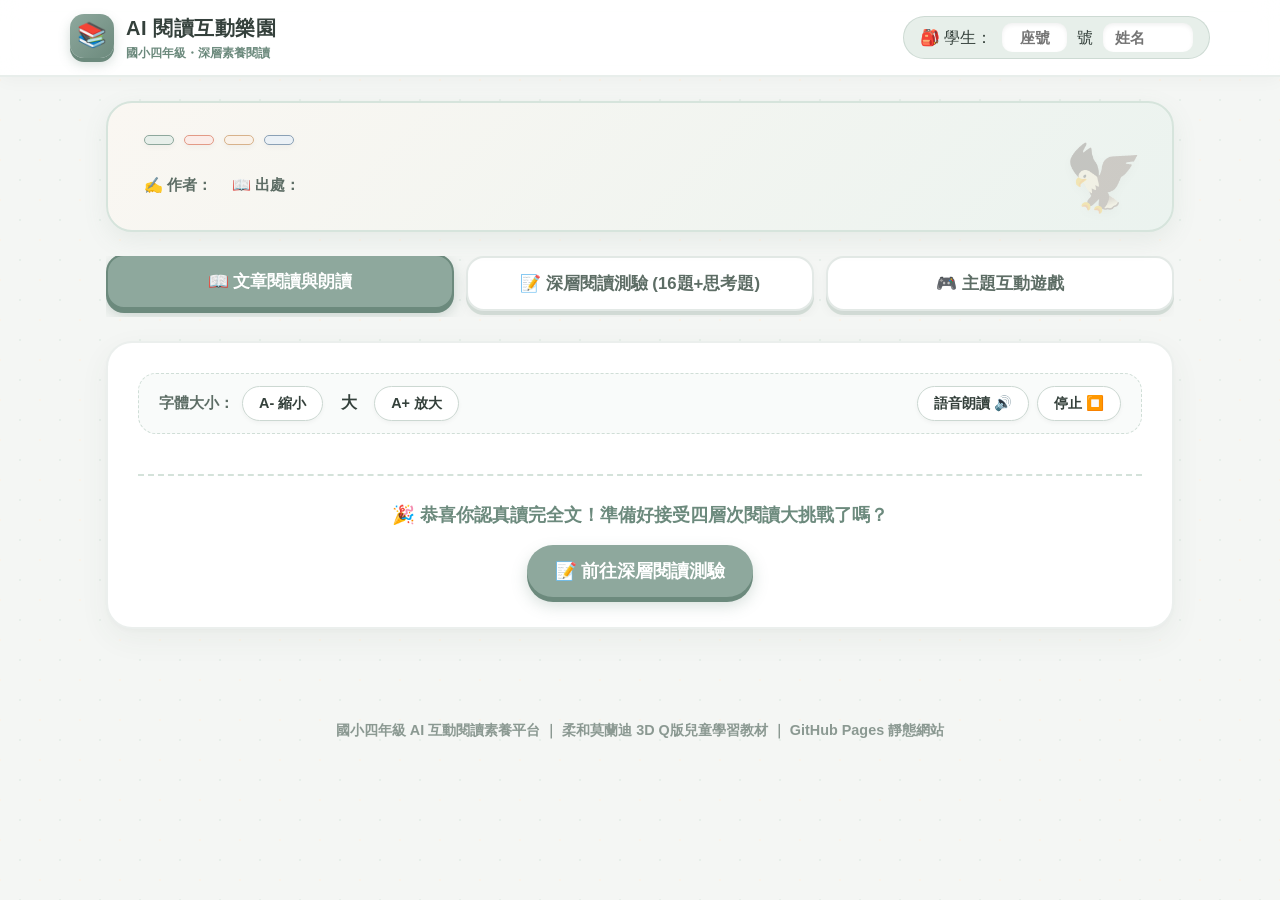
<file: template.html>
<!DOCTYPE html>
<html lang="zh-TW">
<head>
  <meta charset="UTF-8">
  <meta name="viewport" content="width=device-width, initial-scale=1.0">
  <title><!-- ARTICLE_TITLE_PLACEHOLDER --> - 國小四年級 AI 互動閱讀教室</title>
  <link rel="stylesheet" href="style.css">
</head>
<body>

  <!-- 頂部導覽列 -->
  <header class="top-nav">
    <div class="nav-container">
      <a href="index.htm" class="logo-area" title="返回閱讀首頁">
        <div class="logo-icon-3d">📚</div>
        <div>
          <div class="logo-title">AI 閱讀互動樂園</div>
          <div class="logo-subtitle">國小四年級・深層素養閱讀</div>
        </div>
      </a>

      <!-- 學生身分輸入列 -->
      <div class="student-bar">
        <span>🎒 學生：</span>
        <input type="text" class="student-input student-seat-input seat" placeholder="座號" maxlength="4">
        <span>號</span>
        <input type="text" class="student-input student-name-input" placeholder="姓名" maxlength="10">
      </div>
    </div>
  </header>

  <!-- 主內容區 -->
  <main class="main-wrapper">

    <!-- 文章標題看板 -->
    <section class="article-header-banner">
      <div class="meta-tags-row">
        <span class="tag-badge tag-sage" id="meta-grade"><!-- META_GRADE_PLACEHOLDER --></span>
        <span class="tag-badge tag-coral" id="meta-category"><!-- META_CATEGORY_PLACEHOLDER --></span>
        <span class="tag-badge tag-clay" id="meta-level"><!-- META_LEVEL_PLACEHOLDER --></span>
        <span class="tag-badge tag-blue" id="meta-issue"><!-- META_ISSUE_PLACEHOLDER --></span>
      </div>
      <h1 class="article-main-title"><!-- ARTICLE_TITLE_PLACEHOLDER --></h1>
      <div class="article-sub-info">
        <span>✍️ 作者：<!-- ARTICLE_AUTHOR_PLACEHOLDER --></span>
        <span>📖 出處：<!-- ARTICLE_SOURCE_PLACEHOLDER --></span>
      </div>
    </section>

    <!-- 功能標籤頁 (Tab Navigation) -->
    <nav class="section-nav-tabs">
      <button class="tab-btn active" data-tab="read" onclick="TabManager.switchTab('read')">
        📖 文章閱讀與朗讀
      </button>
      <button class="tab-btn" data-tab="quiz" onclick="TabManager.switchTab('quiz')">
        📝 深層閱讀測驗 (16題+思考題)
      </button>
      <button class="tab-btn" data-tab="game" onclick="TabManager.switchTab('game')">
        🎮 主題互動遊戲
      </button>
    </nav>

    <!-- ==================== 第一分頁：文章閱讀區 ==================== -->
    <section id="read-section" class="content-section">
      <div class="morandi-card">
        <!-- 閱讀輔助工具列 -->
        <div class="reading-toolbar">
          <div class="tool-group">
            <span style="font-weight: 800; font-size: 0.95rem; color: var(--text-secondary);">字體大小：</span>
            <button class="btn-tool" onclick="FontResizer.decrease()">A- 縮小</button>
            <span id="font-size-label" style="font-weight:800; min-width:35px; text-align:center;">大</span>
            <button class="btn-tool" onclick="FontResizer.increase()">A+ 放大</button>
          </div>

          <div class="tool-group">
            <button id="btn-speech-toggle" class="btn-tool" onclick="SpeechManager.speakAll()">
              <span>語音朗讀 🔊</span>
            </button>
            <button class="btn-tool" onclick="SpeechManager.stop()">
              <span>停止 ⏹️</span>
            </button>
          </div>
        </div>

        <!-- 文章內文掛載點 -->
        <article class="article-body" id="article-content-body">
          <!-- ARTICLE_HTML_CONTENT_PLACEHOLDER -->
        </article>

        <!-- 閱讀完成引導至測驗 -->
        <div style="text-align: center; margin-top: 40px; padding-top: 24px; border-top: 2px dashed #D4E2DA;">
          <p style="font-size: 1.15rem; font-weight: 700; color: var(--morandi-sage-dark); margin-bottom: 16px;">
            🎉 恭喜你認真讀完全文！準備好接受四層次閱讀大挑戰了嗎？
          </p>
          <button class="btn-3d btn-3d-sage" onclick="TabManager.switchTab('quiz')">
            📝 前往深層閱讀測驗
          </button>
        </div>
      </div>
    </section>

    <!-- ==================== 第二分頁：深層閱讀測驗區 ==================== -->
    <section id="quiz-section" class="content-section" style="display: none;">
      <div class="morandi-card">
        <div class="quiz-header-bar">
          <div>
            <h2 style="font-size: 1.6rem; font-weight: 900; color: var(--text-primary); margin-bottom: 6px;">
              四層次理解挑戰題
            </h2>
            <div style="color: var(--text-secondary); font-size: 0.95rem;">
              共 16 題選擇題（每層次 4 題）＋ 1 題開放式生活思考題
            </div>
          </div>
          <div class="quiz-score-badge" id="quiz-progress-text">
            已作答：0 / 16 題
          </div>
        </div>

        <!-- 四層次篩選切換標籤 -->
        <div class="level-filter-bar" style="margin-bottom: 24px;">
          <span style="font-weight: 800; font-size: 0.95rem; align-self: center; margin-right: 6px;">題目層次：</span>
          <button class="level-filter-pill active" data-level="all" onclick="QuizEngine.filterLevel('all')">全部題目 (16)</button>
          <button class="level-filter-pill" data-level="1" onclick="QuizEngine.filterLevel('1')">層次一：提取訊息 (4)</button>
          <button class="level-filter-pill" data-level="2" onclick="QuizEngine.filterLevel('2')">層次二：推論訊息 (4)</button>
          <button class="level-filter-pill" data-level="3" onclick="QuizEngine.filterLevel('3')">層次三：詮釋整合 (4)</button>
          <button class="level-filter-pill" data-level="4" onclick="QuizEngine.filterLevel('4')">層次四：比較評估 (4)</button>
        </div>

        <!-- 16 題題目渲染容器 -->
        <div id="quiz-container"></div>

        <!-- 開放式思考題容器 -->
        <div id="open-question-container"></div>

        <!-- 交卷按鈕區 -->
        <div style="text-align: center; margin-top: 36px;">
          <button class="btn-3d btn-3d-coral" style="font-size: 1.25rem; padding: 16px 40px;" onclick="QuizEngine.submitQuiz()">
            🚀 繳交測驗・看成績與詳解
          </button>
        </div>

        <!-- 成績總結診斷報告區 (繳交後展開) -->
        <div id="quiz-summary-card" style="display: none;"></div>
      </div>
    </section>

    <!-- ==================== 第三分頁：主題互動遊戲區 ==================== -->
    <section id="game-section" class="content-section" style="display: none;">
      <div class="morandi-card">
        <div id="game-dynamic-container">
          <!-- GAME_HTML_PLACEHOLDER -->
        </div>
      </div>
    </section>

  </main>

  <footer class="site-footer">
    <p>國小四年級 AI 互動閱讀素養平台 ｜ 柔和莫蘭迪 3D Q版兒童學習教材 ｜ GitHub Pages 靜態網站</p>
  </footer>

  <!-- 引用共用互動核心腳本 -->
  <script src="script.js"></script>

  <!-- 文章專屬資料注入點 (往後替換 PDF 時自動產生此段配置) -->
  <script>
    /* __ARTICLE_CONFIG_PLACEHOLDER__ */
  </script>
</body>
</html>
</file>
<file: style.css>
/* ========================================================
   莫蘭迪 3D Q 版兒童互動閱讀學習系統 - 共用樣式表 style.css
   適合國小四年級：圓潤親和、柔和莫蘭迪色、微浮雕光影、大字體易讀
   ======================================================== */

:root {
  /* 莫蘭迪柔和色系 Morandi Palette */
  --morandi-bg: #F4F6F4;
  --morandi-card: #FFFFFF;
  --morandi-sage: #8EA89D;        /* 鼠尾草綠 - 沉穩大自然 */
  --morandi-sage-dark: #6C8A7D;
  --morandi-sage-light: #E7EFEA;
  --morandi-coral: #E39A86;       /* 珊瑚粉橘 - 溫暖活潑 */
  --morandi-coral-dark: #C97761;
  --morandi-coral-light: #FBECE8;
  --morandi-clay: #D8B28B;        /* 暖陶黃 - 陽光收穫 */
  --morandi-clay-dark: #BF9365;
  --morandi-clay-light: #FAF2E9;
  --morandi-dusty-blue: #8BA1B6;  /* 晨霧藍 - 知識冷靜 */
  --morandi-dusty-blue-dark: #647E97;
  --morandi-dusty-blue-light: #EBF1F6;
  --morandi-lavender: #A59DB6;    /* 薰衣草灰 - 趣味思考 */
  --morandi-lavender-light: #F2EEF8;
  
  --text-primary: #34403B;
  --text-secondary: #5D6D65;
  --text-muted: #8B9992;
  
  --morandi-success: #78A07A;
  --morandi-danger: #D67272;
  --morandi-warning: #E5A855;
  
  /* 3D Q版按鈕與卡片投影效果 */
  --shadow-sm: 0 4px 10px rgba(78, 93, 85, 0.06);
  --shadow-md: 0 8px 24px rgba(78, 93, 85, 0.08);
  --shadow-3d-button: 0 6px 0 rgba(0, 0, 0, 0.15), 0 10px 20px rgba(0, 0, 0, 0.08);
  --shadow-3d-button-active: 0 2px 0 rgba(0, 0, 0, 0.15), 0 4px 10px rgba(0, 0, 0, 0.08);
  
  --radius-sm: 12px;
  --radius-md: 18px;
  --radius-lg: 26px;
  --radius-full: 9999px;
  
  --font-content-size: 19px;
  --font-line-height: 1.85;
}

/* 全域重設 */
* {
  box-sizing: border-box;
  margin: 0;
  padding: 0;
  -webkit-tap-highlight-color: transparent;
}

body {
  font-family: -apple-system, BlinkMacSystemFont, "Microsoft JhengHei", "Noto Sans TC", "PingFang TC", sans-serif;
  background-color: var(--morandi-bg);
  color: var(--text-primary);
  line-height: 1.6;
  font-size: 16px;
  background-image: 
    radial-gradient(var(--morandi-sage-light) 1px, transparent 1px),
    radial-gradient(var(--morandi-clay-light) 1px, var(--morandi-bg) 1px);
  background-size: 40px 40px;
  background-position: 0 0, 20px 20px;
  min-height: 100vh;
}

/* 頂部導覽列 */
.top-nav {
  position: sticky;
  top: 0;
  z-index: 100;
  background: rgba(255, 255, 255, 0.92);
  backdrop-filter: blur(12px);
  -webkit-backdrop-filter: blur(12px);
  border-bottom: 2px solid rgba(142, 168, 157, 0.2);
  box-shadow: 0 4px 16px rgba(0,0,0,0.03);
}

.nav-container {
  max-width: 1180px;
  margin: 0 auto;
  padding: 12px 20px;
  display: flex;
  align-items: center;
  justify-content: space-between;
  gap: 16px;
}

.logo-area {
  display: flex;
  align-items: center;
  gap: 12px;
  text-decoration: none;
  color: inherit;
}

.logo-icon-3d {
  width: 44px;
  height: 44px;
  background: linear-gradient(135deg, var(--morandi-sage), var(--morandi-sage-dark));
  border-radius: 14px;
  display: flex;
  align-items: center;
  justify-content: center;
  font-size: 24px;
  box-shadow: 0 4px 0 var(--morandi-sage-dark), 0 6px 12px rgba(108, 138, 125, 0.3);
  transform: translateY(-2px);
  transition: transform 0.2s ease;
}

.logo-icon-3d:hover {
  transform: translateY(-4px);
}

.logo-title {
  font-size: 1.25rem;
  font-weight: 800;
  color: var(--text-primary);
  letter-spacing: 0.5px;
}

.logo-subtitle {
  font-size: 0.75rem;
  color: var(--morandi-sage-dark);
  font-weight: 600;
}

.student-bar {
  display: flex;
  align-items: center;
  gap: 10px;
  background: var(--morandi-sage-light);
  padding: 6px 16px;
  border-radius: var(--radius-full);
  border: 1px solid rgba(142, 168, 157, 0.3);
}

.student-input {
  border: none;
  background: white;
  padding: 6px 12px;
  border-radius: 10px;
  font-size: 0.95rem;
  font-weight: 600;
  color: var(--text-primary);
  outline: none;
  width: 90px;
  box-shadow: inset 0 2px 4px rgba(0,0,0,0.06);
  transition: all 0.2s;
}

.student-input:focus {
  box-shadow: 0 0 0 2px var(--morandi-sage);
}

.student-input.seat {
  width: 65px;
  text-align: center;
}

/* 核心容器 */
.main-wrapper {
  max-width: 1100px;
  margin: 24px auto 60px;
  padding: 0 16px;
}

/* 3D 卡片公版通用樣式 */
.morandi-card {
  background: var(--morandi-card);
  border-radius: var(--radius-lg);
  padding: 30px;
  margin-bottom: 28px;
  border: 2px solid rgba(142, 168, 157, 0.18);
  box-shadow: 0 10px 30px rgba(60, 80, 70, 0.06), 0 2px 4px rgba(0,0,0,0.02);
  position: relative;
  overflow: hidden;
}

/* 頂部文章資訊看板 */
.article-header-banner {
  background: linear-gradient(135deg, #FAF7F2 0%, #EBF3EF 100%);
  border: 2px solid #D6E4DC;
  border-radius: var(--radius-lg);
  padding: 32px 36px;
  margin-bottom: 24px;
  box-shadow: 0 8px 24px rgba(110, 135, 122, 0.1);
  display: flex;
  flex-direction: column;
  gap: 14px;
  position: relative;
}

.article-header-banner::after {
  content: "🦅";
  position: absolute;
  right: 28px;
  top: 24px;
  font-size: 64px;
  opacity: 0.25;
  filter: drop-shadow(0 4px 6px rgba(0,0,0,0.1));
}

.meta-tags-row {
  display: flex;
  flex-wrap: wrap;
  align-items: center;
  gap: 10px;
}

.tag-badge {
  display: inline-flex;
  align-items: center;
  gap: 5px;
  padding: 4px 14px;
  border-radius: var(--radius-full);
  font-size: 0.85rem;
  font-weight: 700;
  box-shadow: 0 2px 6px rgba(0,0,0,0.04);
}

.tag-sage { background: var(--morandi-sage-light); color: var(--morandi-sage-dark); border: 1px solid var(--morandi-sage); }
.tag-coral { background: var(--morandi-coral-light); color: var(--morandi-coral-dark); border: 1px solid var(--morandi-coral); }
.tag-clay { background: var(--morandi-clay-light); color: var(--morandi-clay-dark); border: 1px solid var(--morandi-clay); }
.tag-blue { background: var(--morandi-dusty-blue-light); color: var(--morandi-dusty-blue-dark); border: 1px solid var(--morandi-dusty-blue); }

.article-main-title {
  font-size: 2.1rem;
  font-weight: 900;
  color: var(--text-primary);
  line-height: 1.35;
  letter-spacing: -0.5px;
}

.article-sub-info {
  display: flex;
  align-items: center;
  gap: 20px;
  color: var(--text-secondary);
  font-size: 0.95rem;
  font-weight: 600;
}

/* 模組標籤頁切換列 (分頁導航) */
.section-nav-tabs {
  display: flex;
  gap: 12px;
  margin-bottom: 24px;
  overflow-x: auto;
  padding-bottom: 6px;
}

.tab-btn {
  flex: 1;
  min-width: 140px;
  display: flex;
  align-items: center;
  justify-content: center;
  gap: 8px;
  padding: 14px 18px;
  background: white;
  border: 2px solid rgba(142, 168, 157, 0.25);
  border-radius: var(--radius-md);
  font-size: 1.05rem;
  font-weight: 800;
  color: var(--text-secondary);
  cursor: pointer;
  box-shadow: 0 4px 0 rgba(142, 168, 157, 0.3), 0 6px 12px rgba(0,0,0,0.04);
  transition: all 0.15s ease;
  user-select: none;
}

.tab-btn:hover {
  background: #F8FAF9;
  transform: translateY(-2px);
  box-shadow: 0 6px 0 rgba(142, 168, 157, 0.35), 0 8px 16px rgba(0,0,0,0.06);
}

.tab-btn.active {
  background: var(--morandi-sage);
  color: white;
  border-color: var(--morandi-sage-dark);
  box-shadow: 0 4px 0 var(--morandi-sage-dark), 0 6px 14px rgba(108, 138, 125, 0.35);
  transform: translateY(-2px);
}

.tab-btn:active {
  transform: translateY(2px);
  box-shadow: 0 2px 0 rgba(0,0,0,0.15);
}

/* 工具列：字體大小、語音朗讀、重點標記 */
.reading-toolbar {
  display: flex;
  flex-wrap: wrap;
  align-items: center;
  justify-content: space-between;
  gap: 12px;
  background: #F9FBFA;
  padding: 12px 20px;
  border-radius: var(--radius-md);
  margin-bottom: 24px;
  border: 1px dashed #D0DED7;
}

.tool-group {
  display: flex;
  align-items: center;
  gap: 8px;
}

.btn-tool {
  display: inline-flex;
  align-items: center;
  gap: 6px;
  background: white;
  border: 1.5px solid #CCD8D2;
  border-radius: var(--radius-full);
  padding: 7px 16px;
  font-size: 0.9rem;
  font-weight: 700;
  color: var(--text-primary);
  cursor: pointer;
  box-shadow: 0 2px 4px rgba(0,0,0,0.04);
  transition: all 0.2s;
}

.btn-tool:hover {
  border-color: var(--morandi-sage);
  background: var(--morandi-sage-light);
  color: var(--morandi-sage-dark);
}

.btn-tool.active {
  background: var(--morandi-sage);
  color: white;
  border-color: var(--morandi-sage-dark);
}

/* 文章內容呈現區 */
.article-body {
  font-size: var(--font-content-size);
  line-height: var(--font-line-height);
  color: var(--text-primary);
}

.reading-paragraph {
  margin-bottom: 22px;
  text-indent: 2.2em;
  padding: 10px 14px;
  border-radius: var(--radius-sm);
  transition: background-color 0.3s;
  letter-spacing: 0.3px;
}

.reading-paragraph.speaking {
  background-color: #FFF8E7;
  border-left: 4px solid var(--morandi-clay);
}

.article-section-title {
  font-size: 1.35rem;
  font-weight: 800;
  color: var(--morandi-sage-dark);
  margin: 32px 0 16px;
  display: flex;
  align-items: center;
  gap: 10px;
}

.article-section-title::before {
  content: "";
  display: inline-block;
  width: 8px;
  height: 24px;
  background: var(--morandi-coral);
  border-radius: 4px;
}

/* 重點生詞或知識氣泡 */
.vocab-bubble {
  background: var(--morandi-clay-light);
  border-bottom: 2px dashed var(--morandi-clay-dark);
  padding: 2px 6px;
  border-radius: 6px;
  cursor: help;
  font-weight: 700;
  color: #7A5734;
}

/* 照片插圖卡片 */
.photo-card {
  margin: 24px auto;
  max-width: 680px;
  background: #FAFAFA;
  border-radius: var(--radius-md);
  border: 1px solid #E6ECE8;
  overflow: hidden;
  box-shadow: var(--shadow-sm);
  text-align: center;
}

.photo-caption {
  padding: 10px 16px;
  font-size: 0.95rem;
  font-weight: 600;
  color: var(--text-secondary);
  background: #F4F7F5;
  border-top: 1px solid #E6ECE8;
}

/* ========================================================
   深層閱讀四層次測驗區
   ======================================================== */
.quiz-header-bar {
  display: flex;
  justify-content: space-between;
  align-items: center;
  flex-wrap: wrap;
  gap: 16px;
  padding-bottom: 20px;
  margin-bottom: 24px;
  border-bottom: 2px solid #E5EFEA;
}

.quiz-score-badge {
  background: linear-gradient(135deg, var(--morandi-coral), var(--morandi-coral-dark));
  color: white;
  padding: 8px 22px;
  border-radius: var(--radius-full);
  font-size: 1.15rem;
  font-weight: 800;
  box-shadow: 0 4px 10px rgba(201, 119, 97, 0.3);
}

.level-filter-bar {
  display: flex;
  gap: 8px;
  flex-wrap: wrap;
}

.level-filter-pill {
  padding: 6px 14px;
  border-radius: var(--radius-full);
  font-size: 0.85rem;
  font-weight: 700;
  background: #F0F4F2;
  color: var(--text-secondary);
  border: 1px solid #D6E0DA;
  cursor: pointer;
  transition: all 0.2s;
}

.level-filter-pill.active {
  background: var(--morandi-dusty-blue);
  color: white;
  border-color: var(--morandi-dusty-blue-dark);
}

/* 單題測驗卡片 */
.question-item-card {
  background: white;
  border: 2px solid #E4EDE8;
  border-radius: var(--radius-md);
  padding: 24px;
  margin-bottom: 24px;
  box-shadow: var(--shadow-sm);
  transition: border-color 0.2s;
}

.question-item-card:hover {
  border-color: #B9D2C6;
}

.question-meta-row {
  display: flex;
  justify-content: space-between;
  align-items: center;
  margin-bottom: 12px;
}

.q-number-pill {
  background: var(--morandi-sage-dark);
  color: white;
  font-size: 0.85rem;
  font-weight: 800;
  padding: 3px 12px;
  border-radius: var(--radius-full);
}

.q-level-tag {
  font-size: 0.8rem;
  font-weight: 700;
  padding: 3px 10px;
  border-radius: var(--radius-full);
}

.q-level-1 { background: #E7F0FF; color: #2B579A; border: 1px solid #B4D0F8; } /* 提取訊息 */
.q-level-2 { background: #E8F5E9; color: #2E7D32; border: 1px solid #C8E6C9; } /* 推論訊息 */
.q-level-3 { background: #FFF3E0; color: #E65100; border: 1px solid #FFE0B2; } /* 詮釋整合 */
.q-level-4 { background: #F3E5F5; color: #7B1FA2; border: 1px solid #E1BEE7; } /* 比較評估 */

.question-text {
  font-size: 1.15rem;
  font-weight: 700;
  color: var(--text-primary);
  margin-bottom: 18px;
  line-height: 1.6;
}

.options-grid {
  display: grid;
  grid-template-columns: 1fr;
  gap: 10px;
}

.option-btn {
  display: flex;
  align-items: center;
  gap: 14px;
  width: 100%;
  text-align: left;
  background: #FBFDFB;
  border: 2px solid #E3ECE7;
  border-radius: var(--radius-sm);
  padding: 12px 18px;
  font-size: 1.05rem;
  font-weight: 600;
  color: var(--text-primary);
  cursor: pointer;
  transition: all 0.15s ease;
  user-select: none;
}

.option-btn:hover:not(.disabled) {
  background: #F1F7F4;
  border-color: var(--morandi-sage);
  transform: translateX(4px);
}

.option-letter {
  display: flex;
  align-items: center;
  justify-content: center;
  width: 32px;
  height: 32px;
  border-radius: 50%;
  background: #E8EFEA;
  color: var(--text-secondary);
  font-weight: 800;
  font-size: 0.95rem;
  flex-shrink: 0;
}

.option-btn.selected {
  background: #E8F2ED;
  border-color: var(--morandi-sage-dark);
}

.option-btn.selected .option-letter {
  background: var(--morandi-sage-dark);
  color: white;
}

/* 作答後解析展示 */
.answer-explanation-box {
  margin-top: 16px;
  padding: 16px;
  border-radius: var(--radius-sm);
  background: #F9FBFA;
  border-left: 5px solid var(--morandi-sage);
  display: none;
}

.answer-explanation-box.correct {
  border-left-color: var(--morandi-success);
  background: #F4F9F4;
}

.answer-explanation-box.wrong {
  border-left-color: var(--morandi-danger);
  background: #FDF4F4;
}

.exp-status-title {
  font-weight: 800;
  font-size: 1rem;
  margin-bottom: 6px;
  display: flex;
  align-items: center;
  gap: 6px;
}

.exp-text {
  font-size: 0.95rem;
  color: var(--text-secondary);
  margin-bottom: 8px;
  line-height: 1.55;
}

.exp-source {
  font-size: 0.88rem;
  color: #6C8276;
  background: rgba(142, 168, 157, 0.15);
  padding: 6px 12px;
  border-radius: 8px;
  border-left: 3px solid var(--morandi-sage-dark);
}

/* 開放式思考題區 */
.open-question-box {
  background: linear-gradient(135deg, #FBF8F5 0%, #F5F1EB 100%);
  border: 2px solid #E8DFD4;
  border-radius: var(--radius-md);
  padding: 24px;
  margin-top: 32px;
}

.open-q-title {
  font-size: 1.25rem;
  font-weight: 800;
  color: #795738;
  margin-bottom: 10px;
  display: flex;
  align-items: center;
  gap: 8px;
}

.open-q-desc {
  font-size: 1.05rem;
  color: var(--text-secondary);
  line-height: 1.6;
  margin-bottom: 16px;
}

.open-q-textarea {
  width: 100%;
  min-height: 120px;
  padding: 14px;
  border-radius: var(--radius-sm);
  border: 2px solid #D9CEBF;
  font-size: 1.05rem;
  line-height: 1.6;
  font-family: inherit;
  outline: none;
  background: white;
  resize: vertical;
}

.open-q-textarea:focus {
  border-color: var(--morandi-clay-dark);
  box-shadow: 0 0 0 3px rgba(191, 147, 101, 0.2);
}

/* 成績統計與 CSV 匯出區 */
.quiz-summary-modal {
  background: #FFFFFF;
  border: 2px solid #D6E4DC;
  border-radius: var(--radius-lg);
  padding: 30px;
  margin-top: 30px;
  box-shadow: var(--shadow-md);
  text-align: center;
}

.score-circular {
  font-size: 3.5rem;
  font-weight: 900;
  color: var(--morandi-sage-dark);
  margin: 10px 0;
}

.level-stats-grid {
  display: grid;
  grid-template-columns: repeat(auto-fit, minmax(180px, 1fr));
  gap: 14px;
  margin: 24px 0;
  text-align: left;
}

.level-stat-card {
  background: #F7FAF8;
  padding: 14px;
  border-radius: var(--radius-sm);
  border: 1px solid #E0EBE4;
}

.level-stat-name {
  font-size: 0.88rem;
  font-weight: 700;
  color: var(--text-secondary);
  margin-bottom: 6px;
}

.level-stat-bar-outer {
  height: 10px;
  background: #E0E7E3;
  border-radius: 5px;
  overflow: hidden;
  margin-bottom: 6px;
}

.level-stat-bar-inner {
  height: 100%;
  background: var(--morandi-sage);
  border-radius: 5px;
  transition: width 0.6s ease;
}

.action-buttons-row {
  display: flex;
  justify-content: center;
  flex-wrap: wrap;
  gap: 16px;
  margin-top: 24px;
}

/* 3D 質感大按鈕 (兒童遊戲風) */
.btn-3d {
  display: inline-flex;
  align-items: center;
  justify-content: center;
  gap: 10px;
  padding: 14px 28px;
  border: none;
  border-radius: var(--radius-full);
  font-size: 1.1rem;
  font-weight: 800;
  cursor: pointer;
  user-select: none;
  transition: all 0.15s ease;
}

.btn-3d-sage {
  background: var(--morandi-sage);
  color: white;
  box-shadow: 0 5px 0 var(--morandi-sage-dark), 0 8px 16px rgba(108, 138, 125, 0.3);
}

.btn-3d-sage:hover {
  transform: translateY(-2px);
  box-shadow: 0 7px 0 var(--morandi-sage-dark), 0 10px 20px rgba(108, 138, 125, 0.35);
}

.btn-3d-sage:active {
  transform: translateY(3px);
  box-shadow: 0 2px 0 var(--morandi-sage-dark), 0 4px 8px rgba(108, 138, 125, 0.2);
}

.btn-3d-coral {
  background: var(--morandi-coral);
  color: white;
  box-shadow: 0 5px 0 var(--morandi-coral-dark), 0 8px 16px rgba(201, 119, 97, 0.3);
}

.btn-3d-coral:hover {
  transform: translateY(-2px);
  box-shadow: 0 7px 0 var(--morandi-coral-dark), 0 10px 20px rgba(201, 119, 97, 0.35);
}

.btn-3d-coral:active {
  transform: translateY(3px);
  box-shadow: 0 2px 0 var(--morandi-coral-dark);
}

.btn-3d-blue {
  background: var(--morandi-dusty-blue);
  color: white;
  box-shadow: 0 5px 0 var(--morandi-dusty-blue-dark), 0 8px 16px rgba(100, 126, 151, 0.3);
}

.btn-3d-blue:hover {
  transform: translateY(-2px);
  box-shadow: 0 7px 0 var(--morandi-dusty-blue-dark);
}

.btn-3d-blue:active {
  transform: translateY(3px);
  box-shadow: 0 2px 0 var(--morandi-dusty-blue-dark);
}

/* ========================================================
   互動小遊戲區 (針對四年級主題小遊戲)
   ======================================================== */
.game-container {
  background: #FFFFFF;
  border-radius: var(--radius-lg);
  border: 3px solid #E0ECE5;
  padding: 24px;
  box-shadow: var(--shadow-md);
  text-align: center;
}

.game-hud {
  display: flex;
  justify-content: space-between;
  align-items: center;
  background: #F4F8F6;
  padding: 12px 24px;
  border-radius: var(--radius-full);
  margin-bottom: 24px;
  font-weight: 800;
  font-size: 1.1rem;
}

.game-stage-screen {
  min-height: 420px;
  background: linear-gradient(180deg, #E8F4F8 0%, #E3EFE8 70%, #CEE1D6 100%);
  border-radius: var(--radius-md);
  border: 2px dashed #A8C4B6;
  position: relative;
  overflow: hidden;
  display: flex;
  flex-direction: column;
  justify-content: center;
  align-items: center;
  padding: 20px;
}

.game-intro-card {
  background: rgba(255, 255, 255, 0.95);
  border-radius: var(--radius-md);
  padding: 30px;
  max-width: 520px;
  box-shadow: 0 10px 30px rgba(0,0,0,0.1);
}

.game-cards-container {
  display: grid;
  grid-template-columns: repeat(auto-fit, minmax(130px, 1fr));
  gap: 16px;
  width: 100%;
  max-width: 720px;
  margin: 20px auto;
}

.game-choice-card {
  background: white;
  border: 3px solid #CFDFD6;
  border-radius: var(--radius-md);
  padding: 18px 12px;
  cursor: pointer;
  transition: all 0.2s cubic-bezier(0.175, 0.885, 0.32, 1.275);
  box-shadow: 0 4px 0 #BDCEC5;
  user-select: none;
}

.game-choice-card:hover {
  transform: translateY(-4px) scale(1.03);
  border-color: var(--morandi-coral);
  box-shadow: 0 8px 0 var(--morandi-coral-dark);
}

.game-choice-card:active {
  transform: translateY(2px);
  box-shadow: 0 1px 0 #BDCEC5;
}

.game-card-icon {
  font-size: 44px;
  margin-bottom: 8px;
}

.game-card-title {
  font-size: 1rem;
  font-weight: 800;
  color: var(--text-primary);
}

/* ========================================================
   首頁專用樣式 (index.htm)
   ======================================================== */
.hero-banner {
  background: linear-gradient(135deg, #E6F0EB 0%, #F5ECE5 50%, #E8EEF4 100%);
  border-radius: var(--radius-lg);
  padding: 42px 36px;
  margin-bottom: 36px;
  border: 2px solid rgba(142, 168, 157, 0.25);
  box-shadow: var(--shadow-md);
  display: flex;
  align-items: center;
  justify-content: space-between;
  gap: 24px;
}

.hero-text h1 {
  font-size: 2.3rem;
  font-weight: 900;
  color: var(--text-primary);
  margin-bottom: 12px;
}

.hero-text p {
  font-size: 1.15rem;
  color: var(--text-secondary);
  line-height: 1.6;
}

.hero-avatar-3d {
  width: 110px;
  height: 110px;
  background: white;
  border-radius: 30px;
  display: flex;
  align-items: center;
  justify-content: center;
  font-size: 56px;
  box-shadow: 0 10px 25px rgba(0,0,0,0.08), 0 4px 0 #CAD6D0;
  flex-shrink: 0;
}

.course-grid {
  display: grid;
  grid-template-columns: repeat(auto-fill, minmax(320px, 1fr));
  gap: 24px;
}

.course-card-3d {
  background: white;
  border-radius: var(--radius-lg);
  border: 2px solid #E2EAE5;
  box-shadow: 0 6px 0 #D4DFD9, 0 10px 20px rgba(0,0,0,0.04);
  transition: all 0.25s ease;
  display: flex;
  flex-direction: column;
  overflow: hidden;
  text-decoration: none;
  color: inherit;
}

.course-card-3d:hover {
  transform: translateY(-6px);
  border-color: var(--morandi-sage);
  box-shadow: 0 12px 0 var(--morandi-sage-dark), 0 16px 28px rgba(108, 138, 125, 0.15);
}

.course-card-img-placeholder {
  height: 220px;
  background: linear-gradient(135deg, #DEECE5 0%, #D3E0EA 100%);
  display: flex;
  align-items: center;
  justify-content: center;
  font-size: 80px;
  position: relative;
  transition: all 0.3s ease;
}

.course-card-3d:hover .course-card-img-placeholder {
  font-size: 88px;
}

.course-badge-floating {
  position: absolute;
  top: 14px;
  left: 14px;
  background: rgba(255, 255, 255, 0.95);
  padding: 4px 12px;
  border-radius: var(--radius-full);
  font-size: 0.8rem;
  font-weight: 800;
  color: var(--morandi-sage-dark);
  box-shadow: 0 2px 6px rgba(0,0,0,0.1);
}

.course-card-body {
  padding: 22px;
  flex: 1;
  display: flex;
  flex-direction: column;
  justify-content: space-between;
}

.course-title {
  font-size: 1.3rem;
  font-weight: 800;
  color: var(--text-primary);
  margin-bottom: 8px;
}

.course-desc {
  font-size: 0.95rem;
  color: var(--text-secondary);
  line-height: 1.55;
  margin-bottom: 16px;
}

.course-card-footer {
  display: flex;
  align-items: center;
  justify-content: space-between;
  padding-top: 14px;
  border-top: 1px dashed #E2EAE5;
  font-size: 0.88rem;
  font-weight: 700;
  color: var(--morandi-sage-dark);
}

/* 原始內容截圖展示區專用樣式（增大尺寸） */
.original-docs-showcase {
  background: linear-gradient(135deg, #F3F7F5 0%, #EAF0EC 100%);
  border: 2px solid #D6E4DC;
  border-radius: var(--radius-md);
  padding: 24px;
  margin: 24px 0 36px;
  box-shadow: 0 6px 18px rgba(78, 93, 85, 0.08);
}
.original-docs-title {
  font-size: 1.3rem;
  font-weight: 800;
  color: var(--morandi-sage-dark);
  margin-bottom: 14px;
  display: flex;
  align-items: center;
  gap: 10px;
}
.docs-gallery-grid {
  display: grid;
  grid-template-columns: repeat(auto-fit, minmax(360px, 1fr)) !important;
  gap: 24px !important;
  margin-top: 18px !important;
}
.doc-preview-card {
  background: white;
  border-radius: var(--radius-md) !important;
  border: 2.5px solid #E2EAE5 !important;
  padding: 16px !important;
  text-align: center;
  transition: all 0.3s ease;
  box-shadow: 0 4px 12px rgba(0,0,0,0.06);
  display: flex;
  flex-direction: column;
  justify-content: space-between;
}
.doc-preview-card:hover {
  transform: translateY(-6px) scale(1.01);
  border-color: var(--morandi-coral) !important;
  box-shadow: 0 12px 24px rgba(0,0,0,0.12);
}
.doc-img-frame {
  border-radius: 12px !important;
  overflow: hidden;
  border: 1.5px solid #ECECEC;
  margin-bottom: 12px;
  background: #F9F9F9;
  cursor: zoom-in;
  display: flex;
  align-items: center;
  justify-content: center;
  min-height: 280px;
}
.doc-img-frame img {
  width: 100% !important;
  height: auto !important;
  max-height: 580px;
  object-fit: contain;
  display: block;
  transition: transform 0.35s ease;
}
.doc-img-frame:hover img {
  transform: scale(1.03);
}
.doc-caption {
  font-size: 1.05rem !important;
  font-weight: 800 !important;
  color: var(--text-primary);
  margin: 8px 0 10px !important;
  line-height: 1.4;
}

.q-chance-badge {
  font-size: 0.8rem;
  font-weight: 700;
  padding: 3px 10px;
  border-radius: var(--radius-full);
  background: #F4F6F5;
  color: #7A8B82;
  border: 1px solid #DCE5E0;
  margin-left: auto;
  transition: all 0.3s ease;
}

.option-btn.locked {
  cursor: not-allowed !important;
}

.option-btn.locked:not(.selected) {
  opacity: 0.55;
  filter: grayscale(15%);
}

/* 答錯即時小提示彈窗樣式 (5秒自動消失) */
.quiz-hint-popup {
  margin-top: 16px;
  background: linear-gradient(135deg, #FFFDF8 0%, #FFF5EB 100%);
  border: 2px dashed #E59866;
  border-radius: var(--radius-sm);
  padding: 16px 20px;
  box-shadow: 0 6px 16px rgba(229, 152, 102, 0.16);
  position: relative;
  overflow: hidden;
  animation: hintSlideDown 0.35s cubic-bezier(0.175, 0.885, 0.32, 1.275);
}

@keyframes hintSlideDown {
  from {
    opacity: 0;
    transform: translateY(-10px) scale(0.98);
  }
  to {
    opacity: 1;
    transform: translateY(0) scale(1);
  }
}

.hint-header {
  display: flex;
  justify-content: space-between;
  align-items: center;
  margin-bottom: 8px;
}

.hint-title {
  font-size: 1.05rem;
  font-weight: 800;
  color: #B95C25;
  display: flex;
  align-items: center;
  gap: 6px;
}

.hint-close-btn {
  background: none;
  border: none;
  font-size: 1.2rem;
  cursor: pointer;
  color: #B95C25;
  opacity: 0.7;
  padding: 0 4px;
  line-height: 1;
  transition: opacity 0.2s;
}

.hint-close-btn:hover {
  opacity: 1;
}

.hint-body {
  font-size: 0.98rem;
  color: #5A4A3E;
  line-height: 1.6;
  font-weight: 600;
}

.hint-timer-bar {
  position: absolute;
  bottom: 0;
  left: 0;
  height: 4px;
  background: linear-gradient(90deg, #E59866, #E07A5F);
  width: 100%;
  animation: hintTimerCountdown 5s linear forwards;
}

@keyframes hintTimerCountdown {
  from {
    width: 100%;
  }
  to {
    width: 0%;
  }
}

/* 頁尾 */
.site-footer {
  text-align: center;
  padding: 30px 16px;
  color: var(--text-muted);
  font-size: 0.9rem;
  font-weight: 600;
}

/* RWD 響應式優化 */
@media (max-width: 768px) {
  .nav-container {
    flex-direction: column;
    align-items: stretch;
  }
  .student-bar {
    justify-content: center;
  }
  .article-header-banner {
    padding: 22px;
  }
  .article-main-title {
    font-size: 1.6rem;
  }
  .hero-banner {
    flex-direction: column;
    text-align: center;
    padding: 28px 20px;
  }
  .hero-avatar-3d {
    margin: 0 auto;
  }
}
</file>
